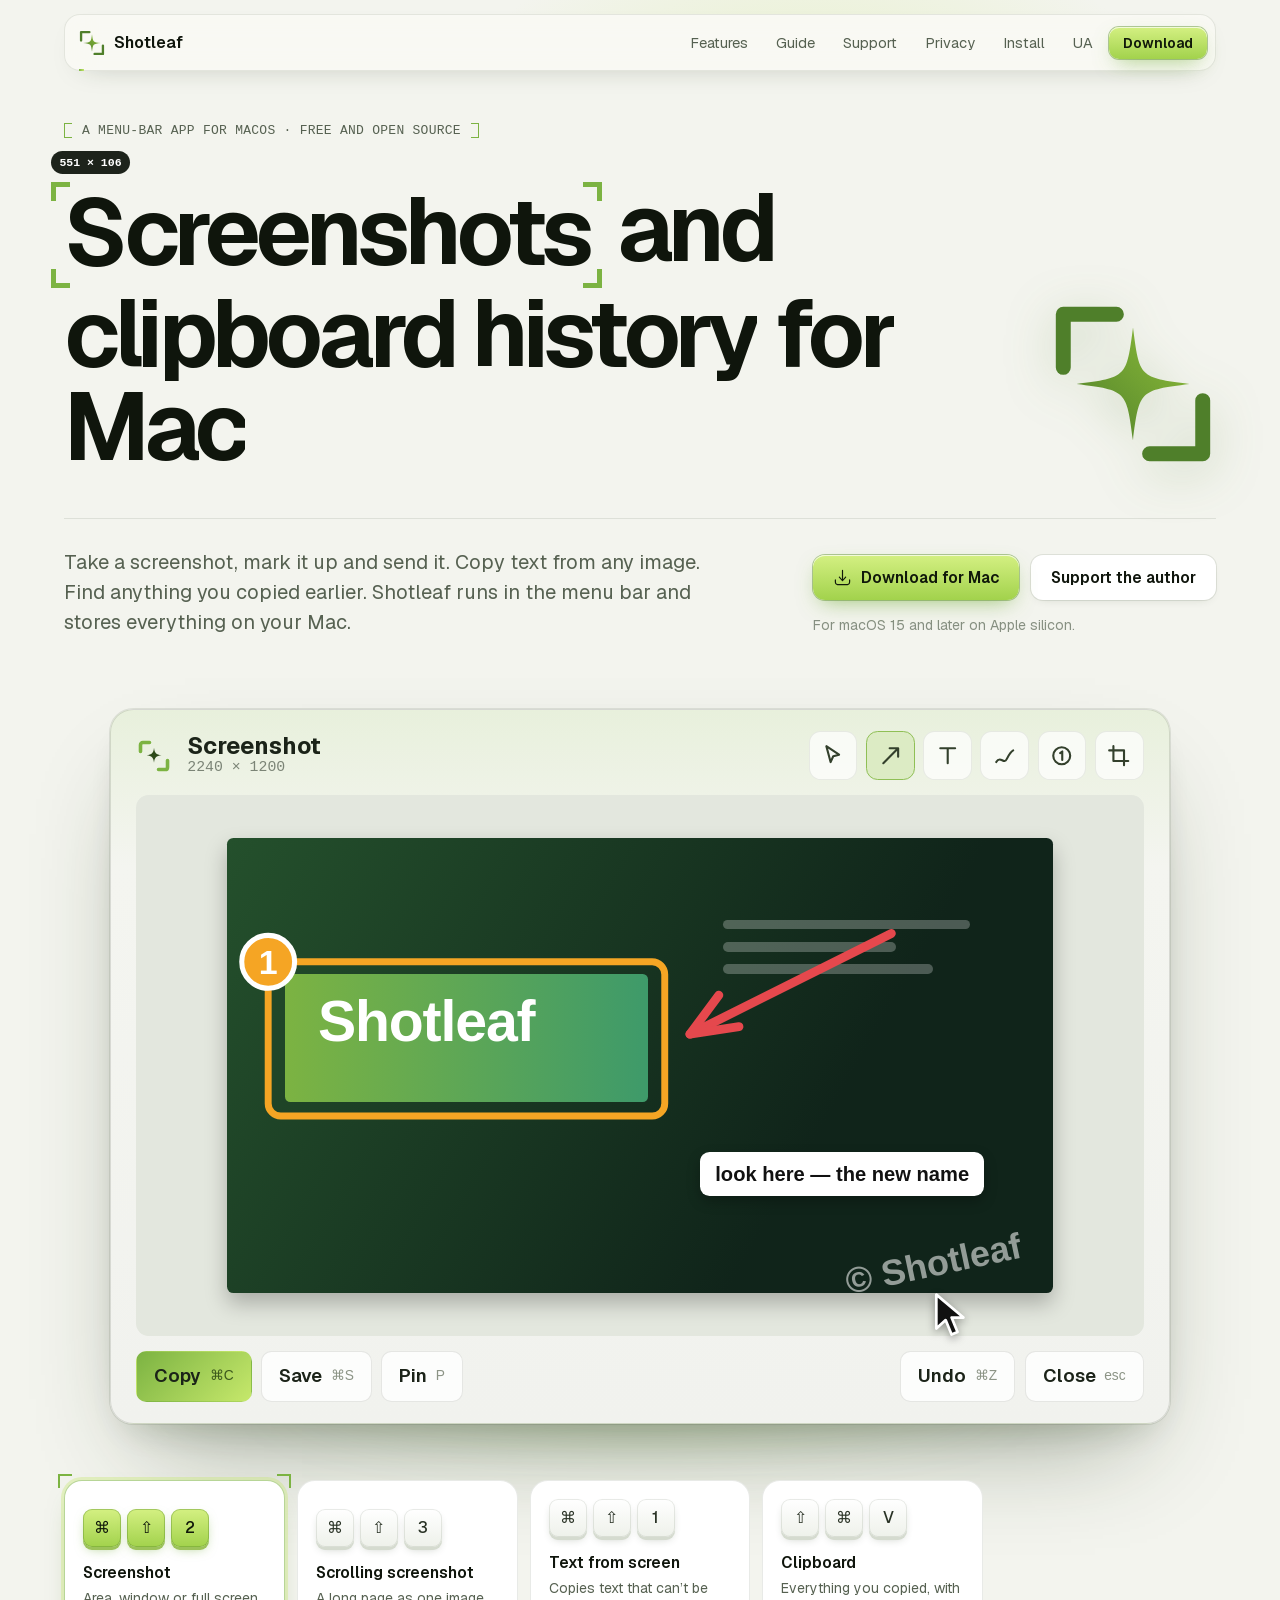
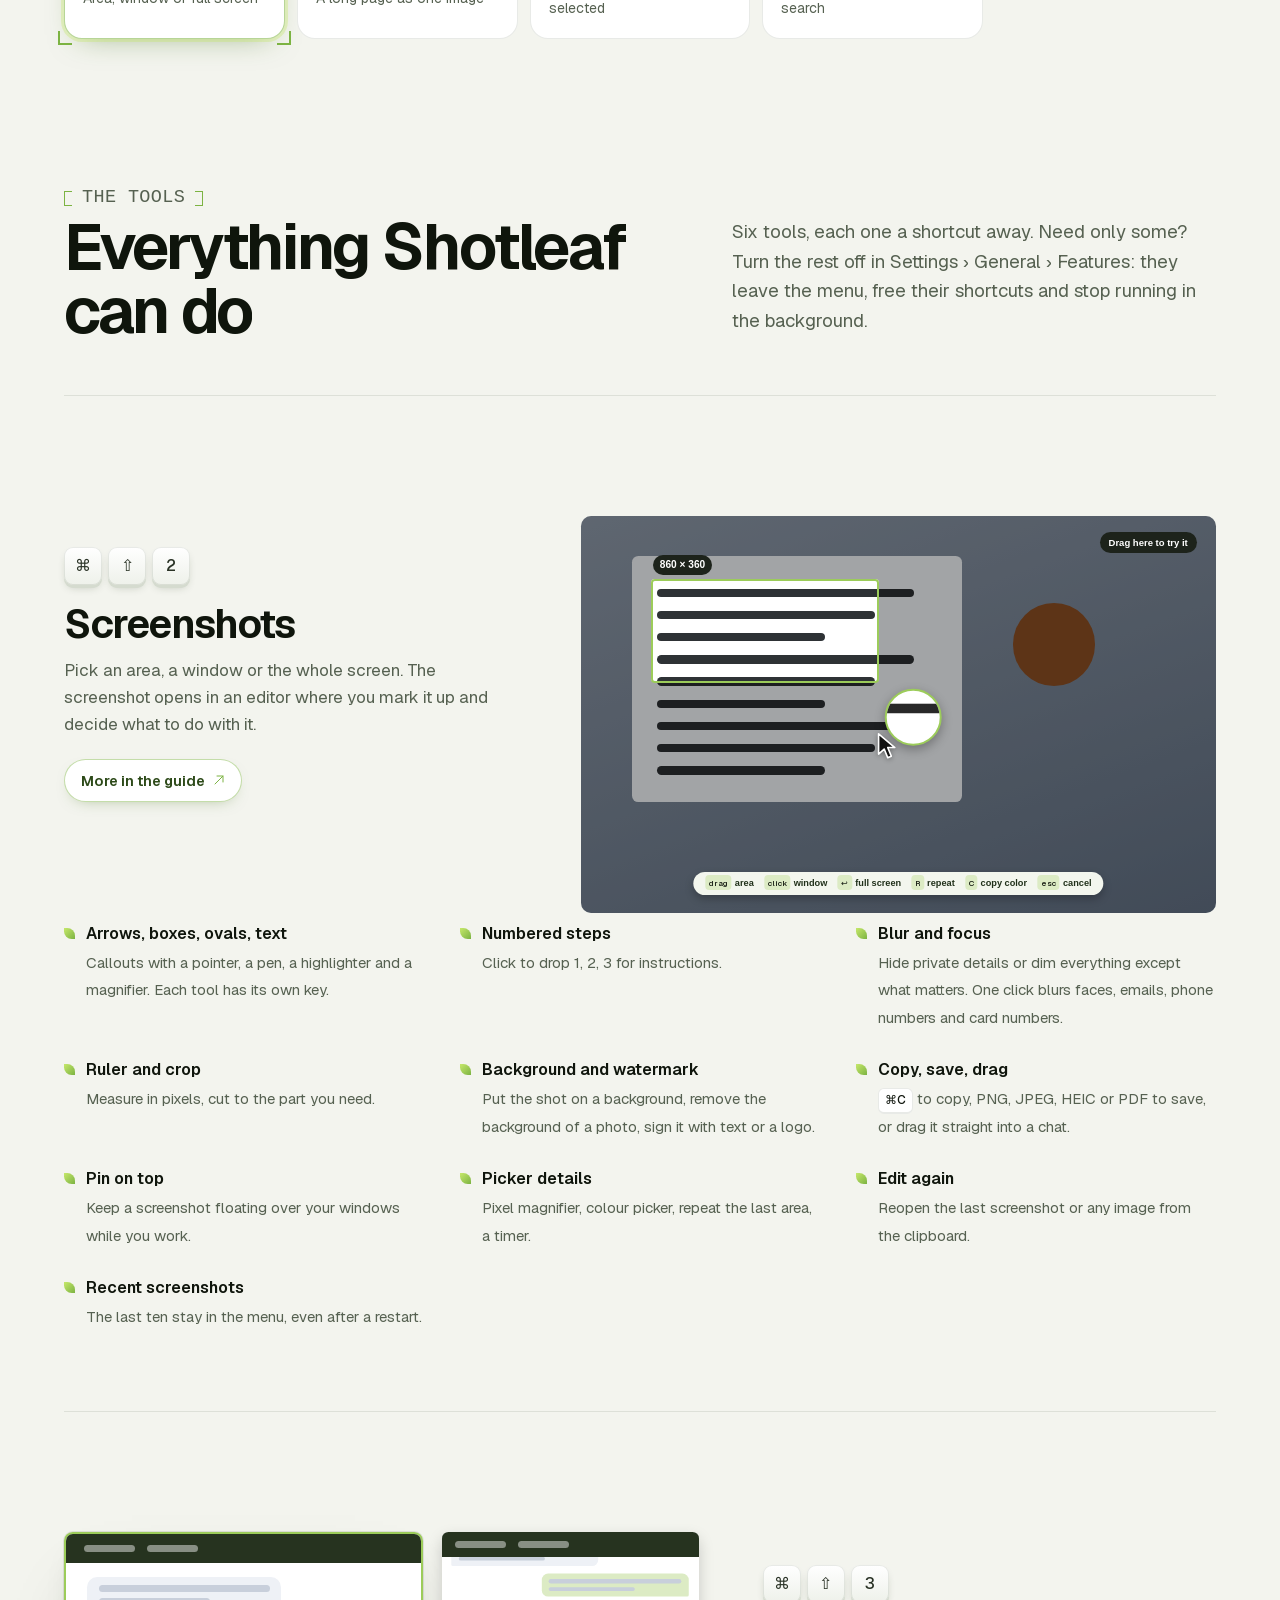
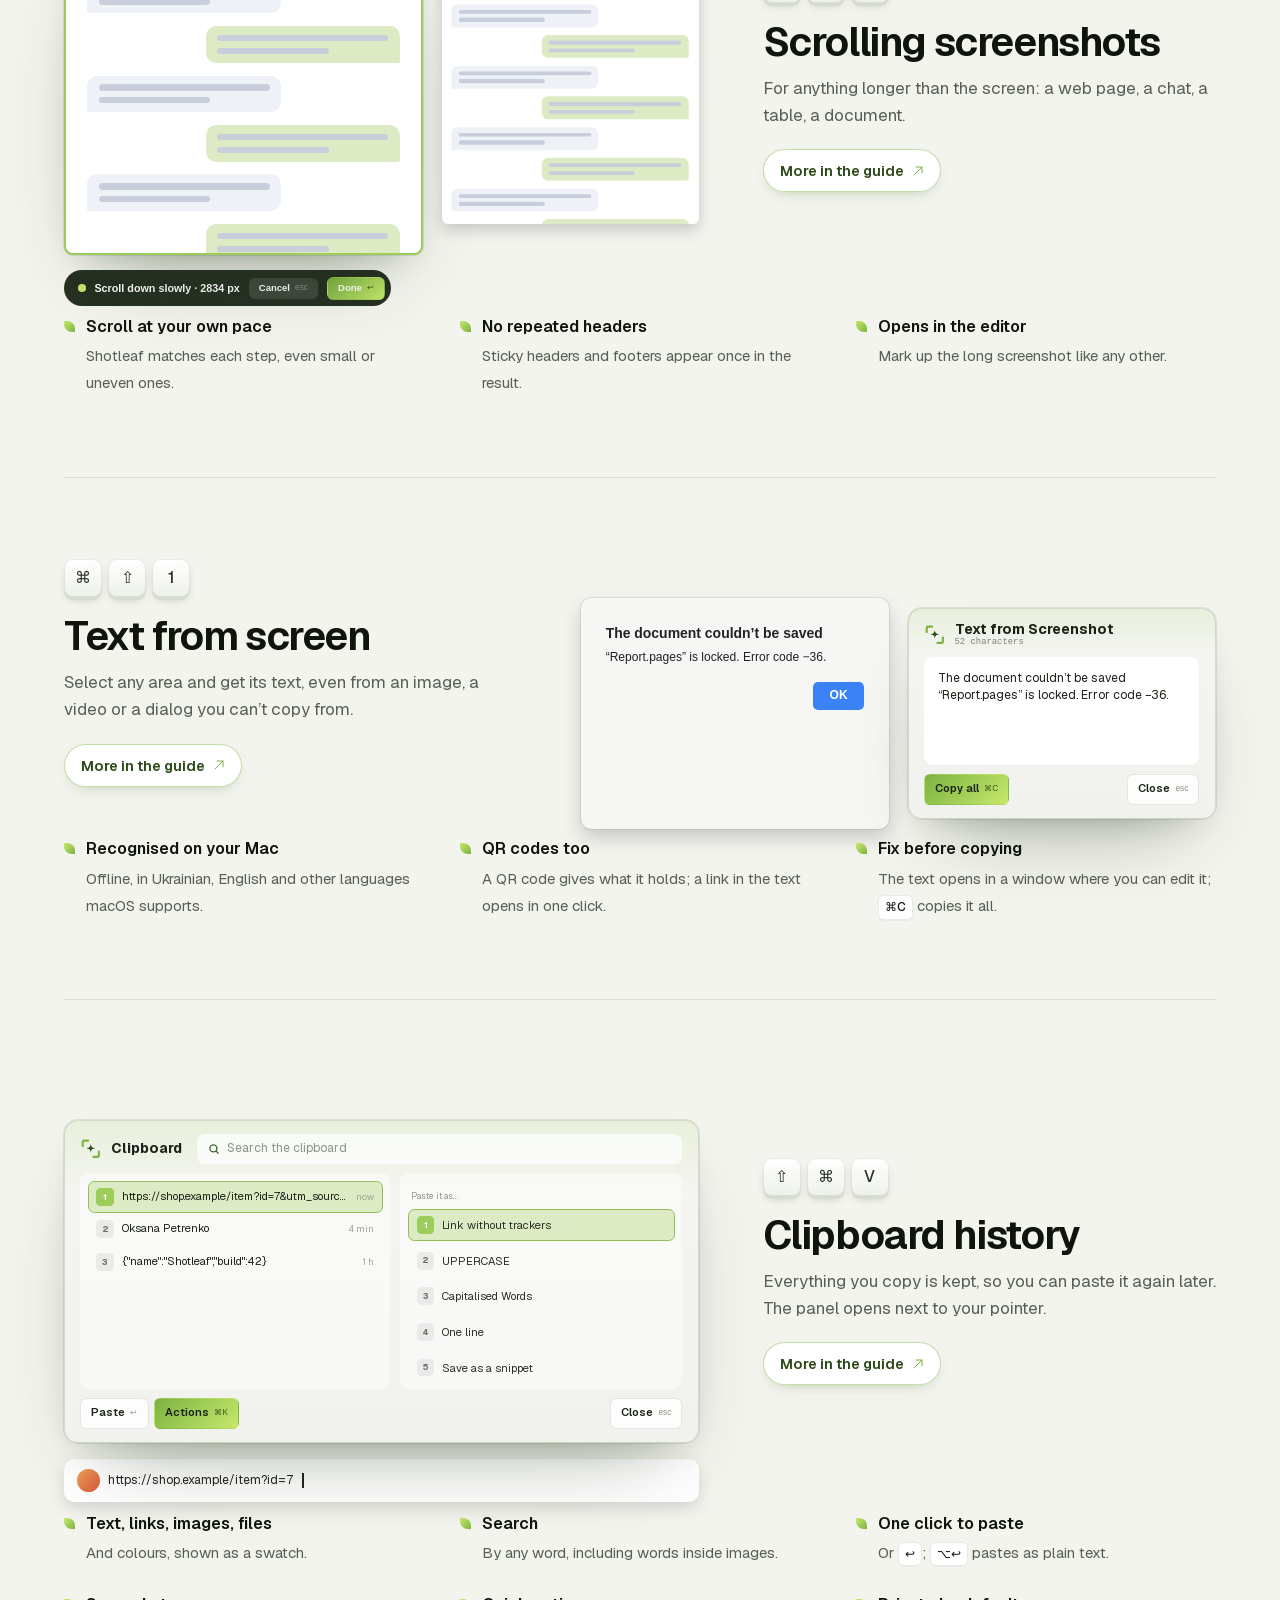
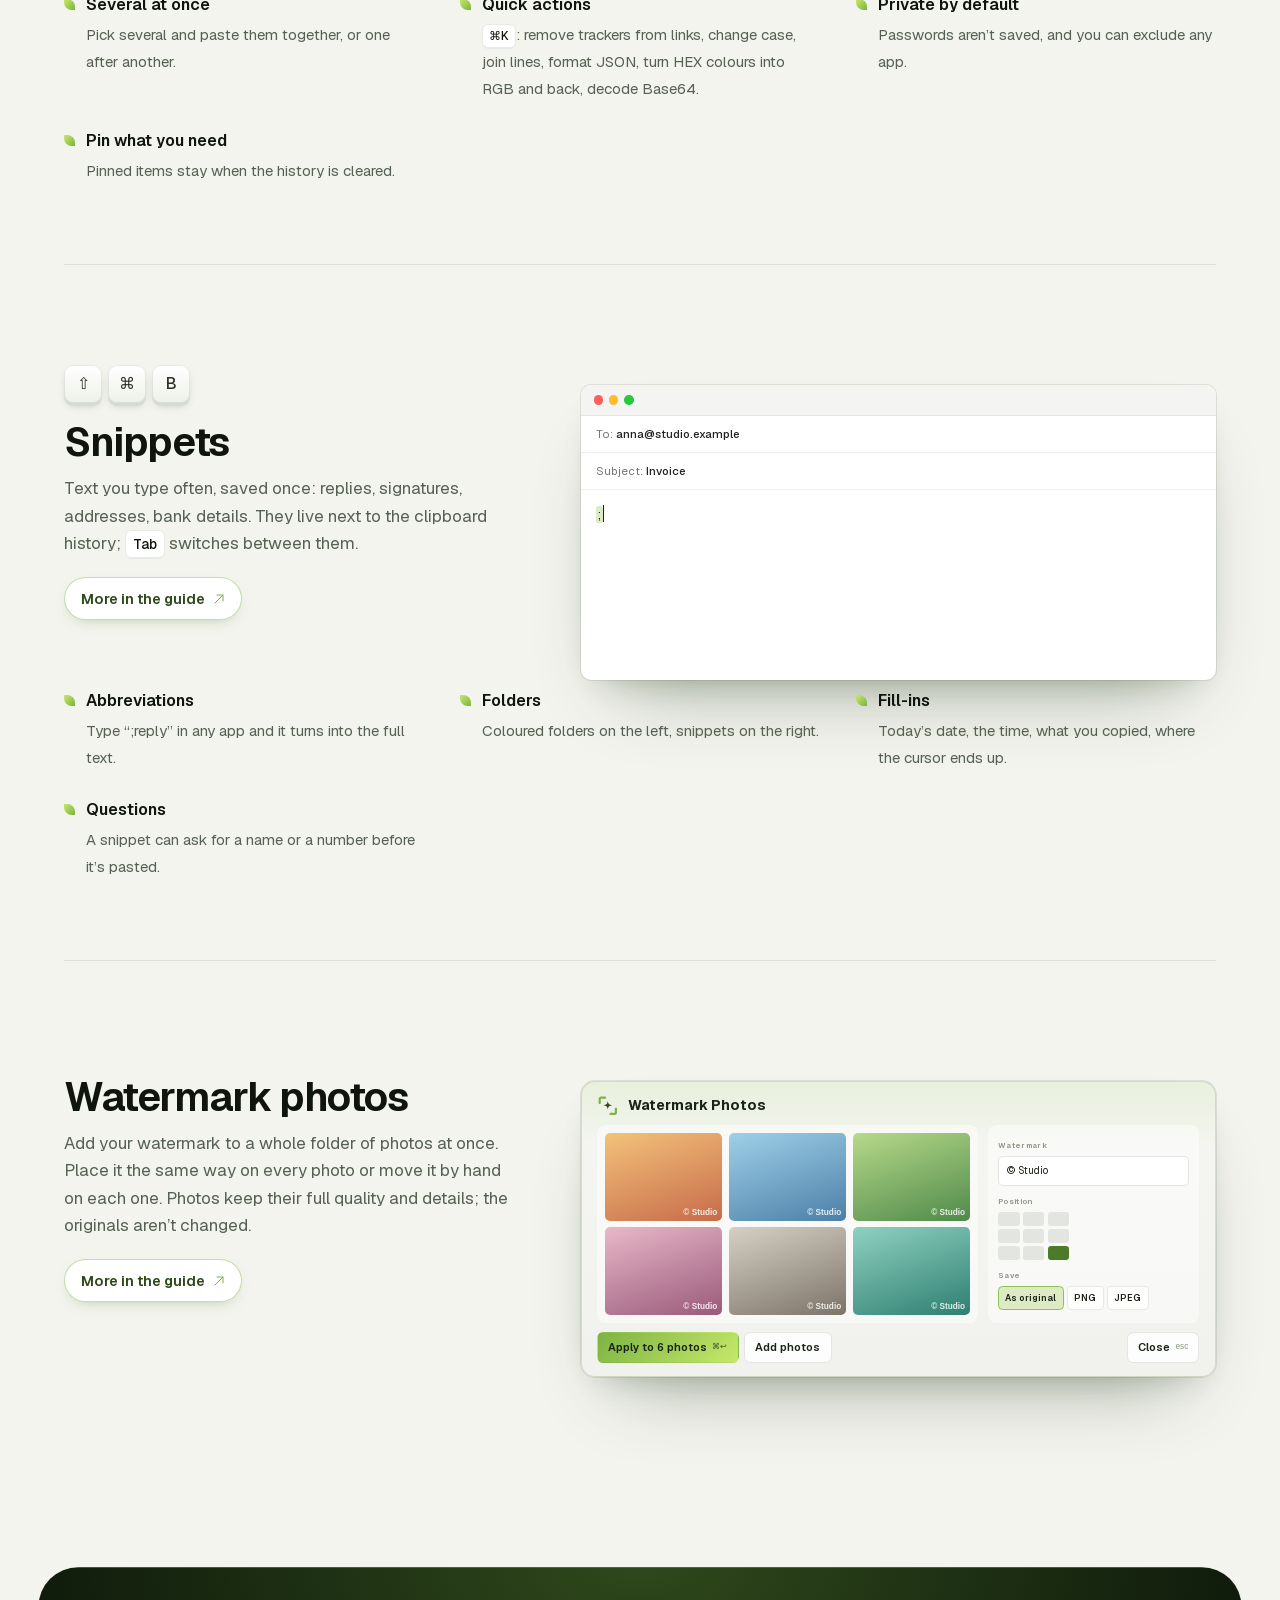
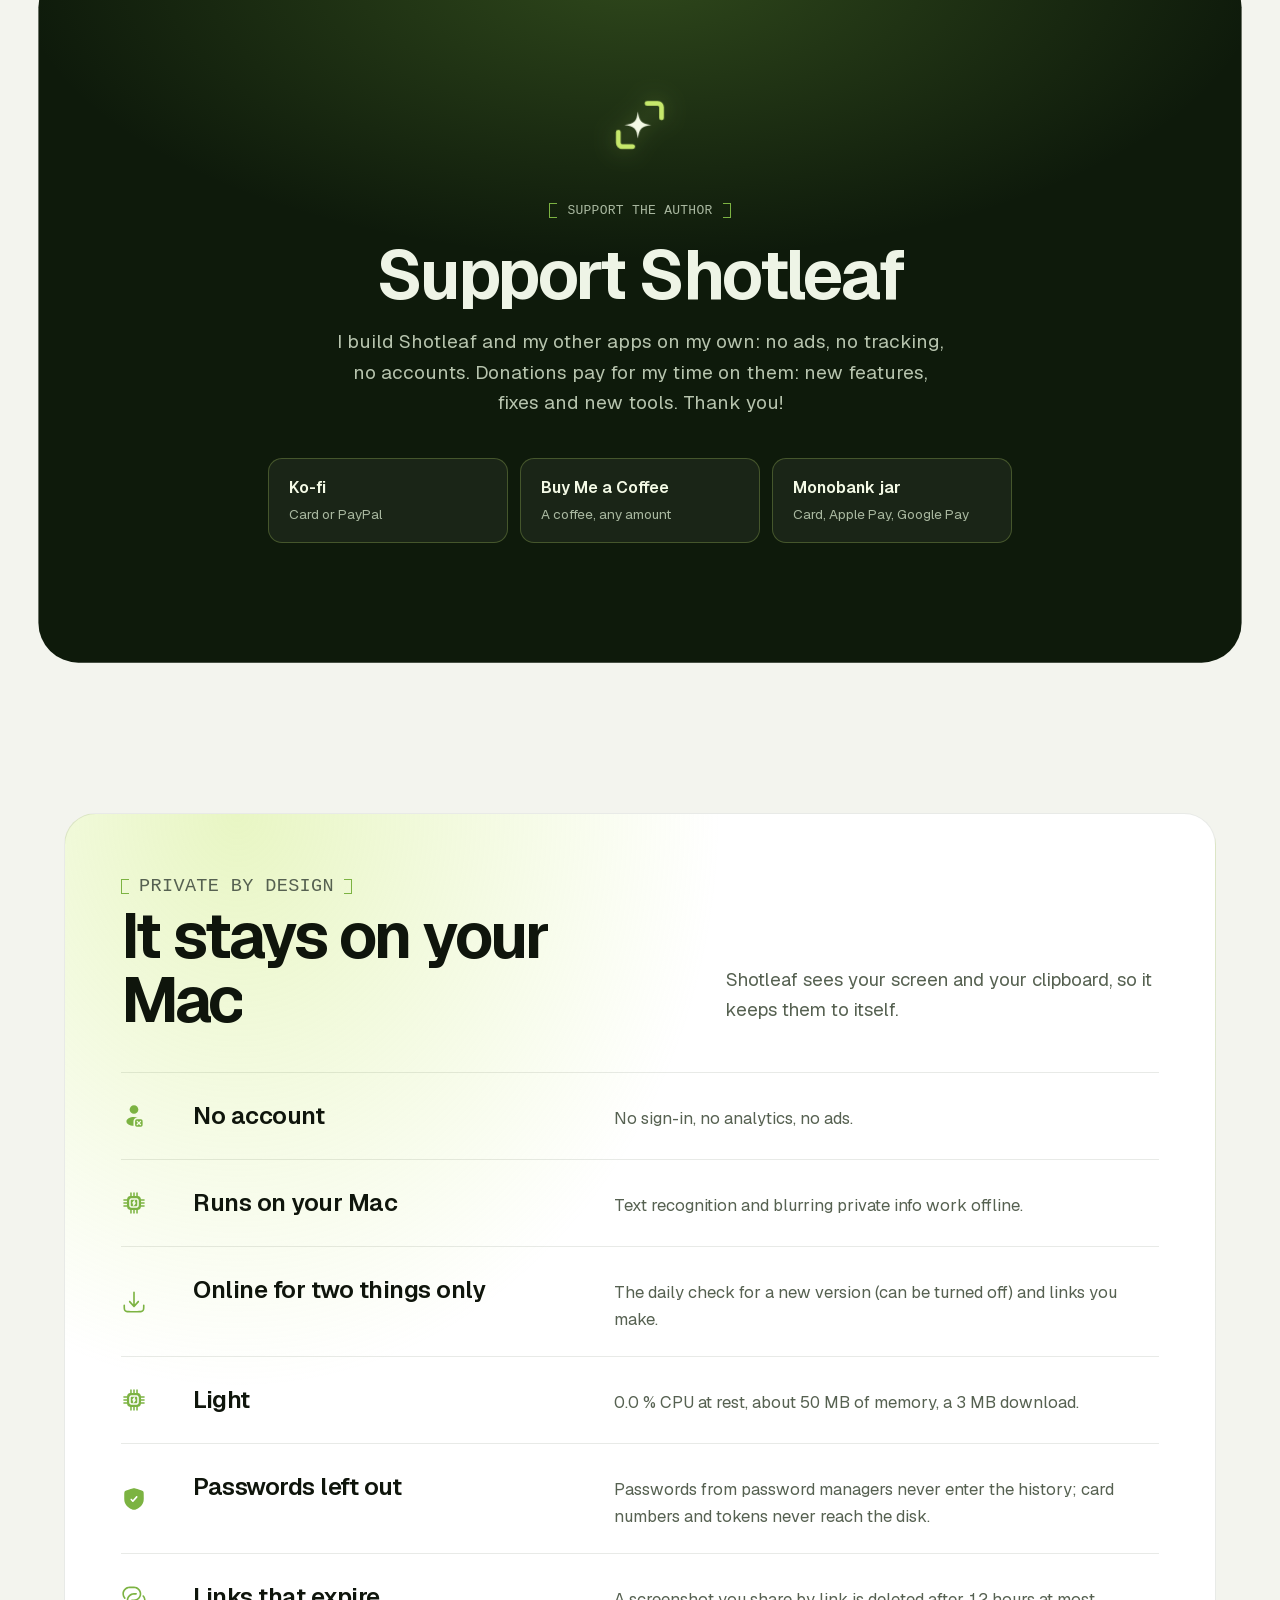
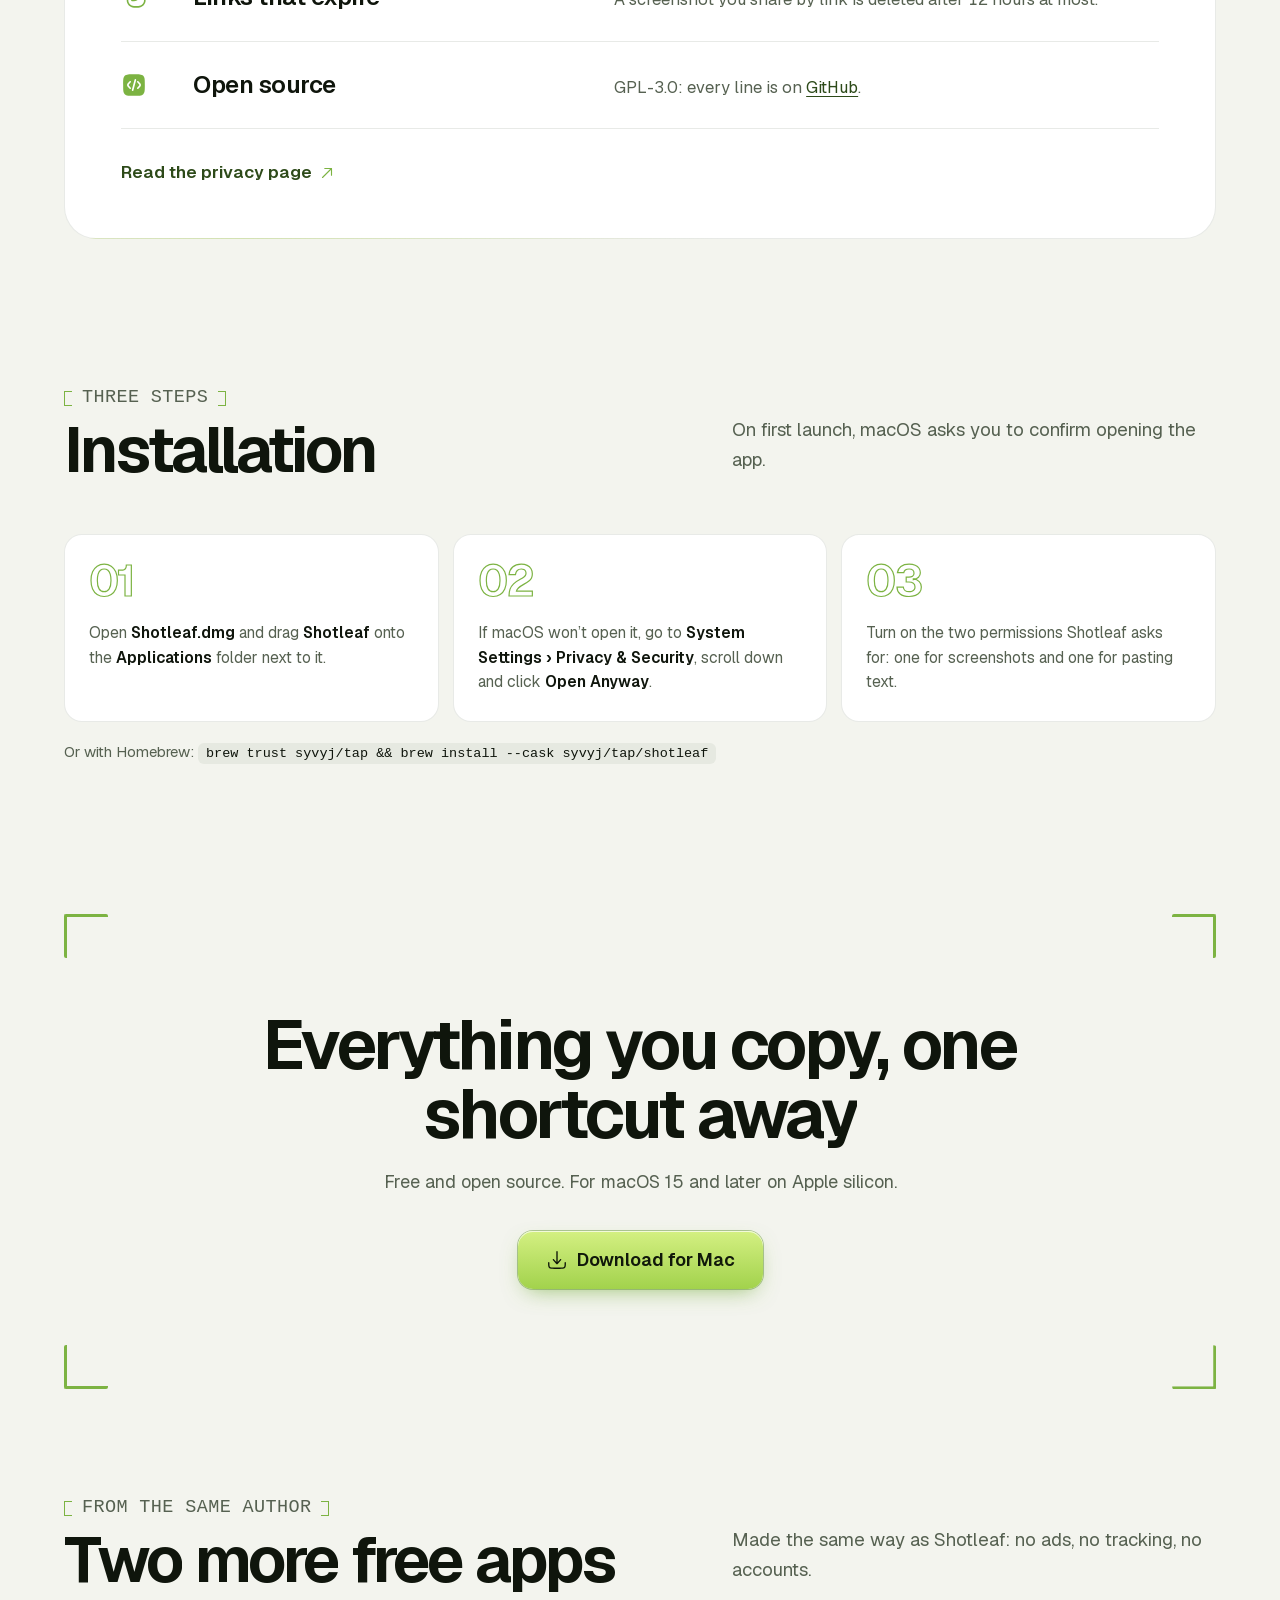
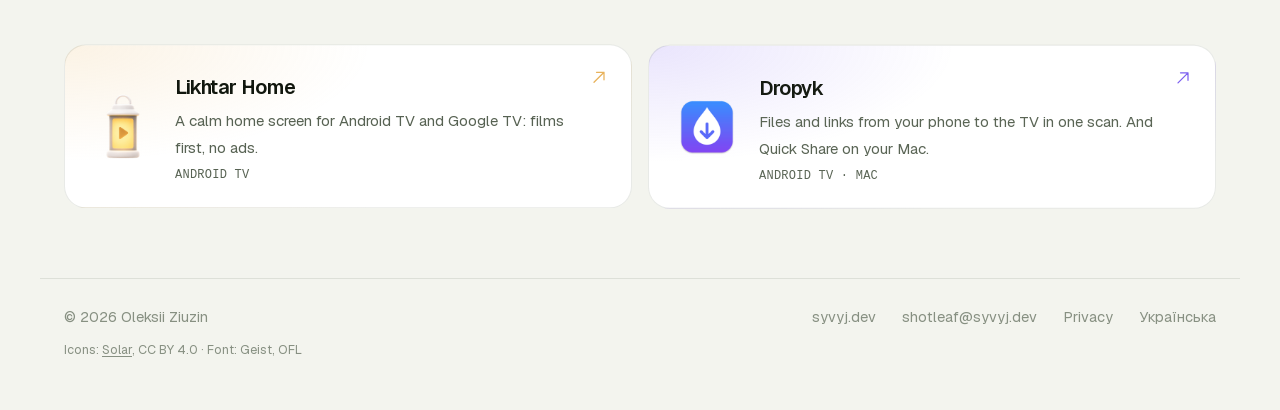
<file: site/index.html>
<!doctype html>
<html lang="en">
<head>
<meta charset="utf-8">
<meta name="viewport" content="width=device-width, initial-scale=1">
<meta name="color-scheme" content="light">
<title>Shotleaf — screenshots and clipboard for Mac</title>
<meta name="description" content="Screenshots with annotations, text from images and clipboard history for Mac. Everything is stored on your Mac.">
<meta property="og:type" content="website">
<meta property="og:url" content="https://shotleaf.syvyj.dev/">
<meta property="og:title" content="Shotleaf — screenshots and clipboard for Mac">
<meta property="og:description" content="Screenshots with annotations, text from images and clipboard history for Mac. Everything is stored on your Mac.">
<meta property="og:image" content="https://shotleaf.syvyj.dev/assets/og-en.png">
<meta name="twitter:card" content="summary_large_image">
<link rel="icon" href="assets/mark.svg" type="image/svg+xml">
<link rel="icon" href="assets/favicon.png" sizes="64x64">
<link rel="alternate" hreflang="uk" href="uk/">
<link rel="preload" href="fonts/geist-latin.woff2" as="font" type="font/woff2" crossorigin>
<link rel="preload" href="fonts/geist-cyrillic.woff2" as="font" type="font/woff2" crossorigin>
<link rel="stylesheet" href="style.css?v=91c13e4b">
<!-- Motion is an extra: without JS (or if it fails to start) the page shows as is. -->
<script>document.documentElement.classList.add("js"); setTimeout(() => document.documentElement.classList.add("ready"), 2500);</script>
</head>
<body>
<!-- Interface icons: Solar by 480 Design (CC BY 4.0), via Iconify (api.iconify.design/solar.json). -->
<svg width="0" height="0" style="position:absolute" aria-hidden="true">
  <symbol id="i-download-minimalistic" viewBox="0 0 24 24"><g fill="currentColor"><path d="M12.5535 16.5061C12.4114 16.6615 12.2106 16.75 12 16.75C11.7894 16.75 11.5886 16.6615 11.4465 16.5061L7.44648 12.1311C7.16698 11.8254 7.18822 11.351 7.49392 11.0715C7.79963 10.792 8.27402 10.8132 8.55352 11.1189L11.25 14.0682V3C11.25 2.58579 11.5858 2.25 12 2.25C12.4142 2.25 12.75 2.58579 12.75 3V14.0682L15.4465 11.1189C15.726 10.8132 16.2004 10.792 16.5061 11.0715C16.8118 11.351 16.833 11.8254 16.5535 12.1311L12.5535 16.5061Z"/><path d="M3.75 15C3.75 14.5858 3.41422 14.25 3 14.25C2.58579 14.25 2.25 14.5858 2.25 15V15.0549C2.24998 16.4225 2.24996 17.5248 2.36652 18.3918C2.48754 19.2919 2.74643 20.0497 3.34835 20.6516C3.95027 21.2536 4.70814 21.5125 5.60825 21.6335C6.47522 21.75 7.57754 21.75 8.94513 21.75H15.0549C16.4225 21.75 17.5248 21.75 18.3918 21.6335C19.2919 21.5125 20.0497 21.2536 20.6517 20.6516C21.2536 20.0497 21.5125 19.2919 21.6335 18.3918C21.75 17.5248 21.75 16.4225 21.75 15.0549V15C21.75 14.5858 21.4142 14.25 21 14.25C20.5858 14.25 20.25 14.5858 20.25 15C20.25 16.4354 20.2484 17.4365 20.1469 18.1919C20.0482 18.9257 19.8678 19.3142 19.591 19.591C19.3142 19.8678 18.9257 20.0482 18.1919 20.1469C17.4365 20.2484 16.4354 20.25 15 20.25H9C7.56459 20.25 6.56347 20.2484 5.80812 20.1469C5.07435 20.0482 4.68577 19.8678 4.40901 19.591C4.13225 19.3142 3.9518 18.9257 3.85315 18.1919C3.75159 17.4365 3.75 16.4354 3.75 15Z"/></g></symbol>
  <symbol id="i-shield-check" viewBox="0 0 24 24"><path fill="currentColor" fill-rule="evenodd" d="M3.37752 5.08241C3 5.62028 3 7.21907 3 10.4167V11.9914C3 17.6294 7.23896 20.3655 9.89856 21.5273C10.62 21.8424 10.9807 22 12 22C13.0193 22 13.38 21.8424 14.1014 21.5273C16.761 20.3655 21 17.6294 21 11.9914V10.4167C21 7.21907 21 5.62028 20.6225 5.08241C20.245 4.54454 18.7417 4.02996 15.7351 3.00079L15.1623 2.80472C13.595 2.26824 12.8114 2 12 2C11.1886 2 10.405 2.26824 8.83772 2.80472L8.26491 3.00079C5.25832 4.02996 3.75503 4.54454 3.37752 5.08241ZM15.0595 10.4995C15.3353 10.1905 15.3085 9.71642 14.9995 9.44055C14.6905 9.16467 14.2164 9.19151 13.9405 9.50049L10.9286 12.8739L10.0595 11.9005C9.78358 11.5915 9.30947 11.5647 9.00049 11.8405C8.69151 12.1164 8.66467 12.5905 8.94055 12.8995L10.3691 14.4995C10.5114 14.6589 10.7149 14.75 10.9286 14.75C11.1422 14.75 11.3457 14.6589 11.488 14.4995L15.0595 10.4995Z" clip-rule="evenodd"/></symbol>
  <symbol id="i-cpu-bolt" viewBox="0 0 24 24"><g fill="currentColor" fill-rule="evenodd" clip-rule="evenodd"><path d="M9.63166 9.02161C9.32905 9.0623 9.2342 9.12798 9.18109 9.18109C9.12798 9.2342 9.0623 9.32905 9.02161 9.63166C8.97823 9.95434 8.97675 10.3923 8.97675 11.0698V12.9302C8.97675 13.6077 8.97823 14.0457 9.02161 14.3684C9.0623 14.671 9.12798 14.7658 9.18109 14.8189C9.2342 14.872 9.32905 14.9377 9.63166 14.9784C9.95434 15.0218 10.3923 15.0233 11.0698 15.0233H12.9302C13.6077 15.0233 14.0457 15.0218 14.3684 14.9784C14.671 14.9377 14.7658 14.872 14.8189 14.8189C14.872 14.7658 14.9377 14.671 14.9784 14.3684C15.0218 14.0457 15.0233 13.6077 15.0233 12.9302V11.0698C15.0233 10.3923 15.0218 9.95434 14.9784 9.63166C14.9377 9.32905 14.872 9.2342 14.8189 9.18109C14.7658 9.12798 14.671 9.0623 14.3684 9.02161C14.0457 8.97823 13.6077 8.97675 12.9302 8.97675H11.0698C10.3923 8.97675 9.95434 8.97823 9.63166 9.02161ZM12.9664 10.5451C13.1904 10.2316 13.1177 9.79583 12.8042 9.57187C12.4906 9.34791 12.0549 9.42053 11.831 9.73407L10.502 11.5945C10.3501 11.8072 10.3298 12.0869 10.4494 12.3193C10.569 12.5517 10.8084 12.6977 11.0698 12.6977H11.5745L11.0336 13.455C10.8097 13.7685 10.8823 14.2043 11.1958 14.4282C11.5094 14.6522 11.9451 14.5796 12.1691 14.266L13.498 12.4056C13.6499 12.1929 13.6702 11.9132 13.5506 11.6808C13.431 11.4484 13.1916 11.3024 12.9302 11.3024H12.4255L12.9664 10.5451Z"/><path d="M12.6977 2.69767C12.6977 2.31236 12.3853 2 12 2C11.6147 2 11.3023 2.31236 11.3023 2.69767V5.48837C10.7916 5.48944 10.3283 5.49342 9.90678 5.50495L9.90698 5.48837V2.69767C9.90698 2.31236 9.59462 2 9.2093 2C8.82399 2 8.51163 2.31236 8.51163 2.69767V5.48837C8.51163 5.52487 8.51443 5.56071 8.51984 5.5957C7.58381 5.71067 6.93517 5.94879 6.44198 6.44198C5.94879 6.93517 5.71067 7.58381 5.5957 8.51984C5.56071 8.51443 5.52487 8.51163 5.48837 8.51163H2.69767C2.31236 8.51163 2 8.82399 2 9.2093C2 9.59462 2.31236 9.90698 2.69767 9.90698H5.48837L5.50495 9.90678C5.49342 10.3283 5.48991 10.7916 5.48884 11.3023L2.69767 11.3023C2.31236 11.3023 2 11.6147 2 12C2 12.3853 2.31236 12.6977 2.69767 12.6977H5.48837C5.48944 13.2084 5.49342 13.6717 5.50495 14.0932L5.48837 14.093H2.69767C2.31236 14.093 2 14.4054 2 14.7907C2 15.176 2.31236 15.4884 2.69767 15.4884H5.48837C5.52487 15.4884 5.56071 15.4856 5.5957 15.4802C5.71067 16.4162 5.94879 17.0648 6.44198 17.558C6.93517 18.0512 7.58381 18.2893 8.51984 18.4043C8.51443 18.4393 8.51163 18.4751 8.51163 18.5116V21.3023C8.51163 21.6876 8.82399 22 9.2093 22C9.59462 22 9.90698 21.6876 9.90698 21.3023V18.5116L9.90678 18.495C10.3283 18.5066 10.7916 18.5101 11.3023 18.5112L11.3023 21.3023C11.3023 21.6876 11.6147 22 12 22C12.3853 22 12.6977 21.6876 12.6977 21.3023V18.5116C13.2084 18.5106 13.6717 18.5066 14.0932 18.495L14.093 18.5116V21.3023C14.093 21.6876 14.4054 22 14.7907 22C15.176 22 15.4884 21.6876 15.4884 21.3023V18.5116C15.4884 18.4751 15.4856 18.4393 15.4802 18.4043C16.4162 18.2893 17.0648 18.0512 17.558 17.558C18.0512 17.0648 18.2893 16.4162 18.4043 15.4802C18.4393 15.4856 18.4751 15.4884 18.5116 15.4884H21.3023C21.6876 15.4884 22 15.176 22 14.7907C22 14.4054 21.6876 14.093 21.3023 14.093H18.5116L18.495 14.0932C18.5066 13.6717 18.5101 13.2084 18.5112 12.6977L21.3023 12.6977C21.6876 12.6977 22 12.3853 22 12C22 11.6147 21.6876 11.3023 21.3023 11.3023H18.5116C18.5106 10.7916 18.5066 10.3283 18.495 9.90678L18.5116 9.90698H21.3023C21.6876 9.90698 22 9.59462 22 9.2093C22 8.82399 21.6876 8.51163 21.3023 8.51163H18.5116C18.4751 8.51163 18.4393 8.51443 18.4043 8.51984C18.2893 7.58381 18.0512 6.93517 17.558 6.44198C17.0648 5.94879 16.4162 5.71067 15.4802 5.5957C15.4856 5.56071 15.4884 5.52487 15.4884 5.48837V2.69767C15.4884 2.31236 15.176 2 14.7907 2C14.4054 2 14.093 2.31236 14.093 2.69767V5.48837L14.0932 5.50495C13.6717 5.49342 13.2084 5.48991 12.6977 5.48884V2.69767ZM9.44573 7.63871C9.87247 7.58133 10.4054 7.58136 11.0238 7.5814H12.9762C13.5947 7.58136 14.1275 7.58133 14.5543 7.63871C15.0116 7.70019 15.45 7.83885 15.8056 8.19443C16.1612 8.55001 16.2998 8.98839 16.3613 9.44573C16.4187 9.87246 16.4186 10.4053 16.4186 11.0238V12.9762C16.4186 13.5946 16.4187 14.1275 16.3613 14.5543C16.2998 15.0116 16.1612 15.45 15.8056 15.8056C15.45 16.1612 15.0116 16.2998 14.5543 16.3613C14.1275 16.4187 13.5947 16.4186 12.9762 16.4186H11.0238C10.4054 16.4186 9.87246 16.4187 9.44573 16.3613C8.98839 16.2998 8.55001 16.1612 8.19443 15.8056C7.83885 15.45 7.70019 15.0116 7.63871 14.5543C7.58133 14.1275 7.58136 13.5946 7.5814 12.9762V11.0238C7.58136 10.4054 7.58133 9.87247 7.63871 9.44573C7.70019 8.98839 7.83885 8.55001 8.19443 8.19443C8.55001 7.83885 8.98839 7.70019 9.44573 7.63871Z"/></g></symbol>
  <symbol id="i-link-round" viewBox="0 0 24 24"><path fill="currentColor" fill-rule="evenodd" d="M1.25 9C1.25 5.27208 4.27208 2.25 8 2.25H12C15.7279 2.25 18.75 5.27208 18.75 9C18.75 12.7279 15.7279 15.75 12 15.75H10C9.58579 15.75 9.25 15.4142 9.25 15C9.25 14.5858 9.58579 14.25 10 14.25H12C14.8995 14.25 17.25 11.8995 17.25 9C17.25 6.10051 14.8995 3.75 12 3.75H8C5.10051 3.75 2.75 6.10051 2.75 9C2.75 10.3451 3.25487 11.5705 4.08664 12.4998C4.36288 12.8085 4.33662 13.2826 4.02797 13.5589C3.71933 13.8351 3.24518 13.8088 2.96894 13.5002C1.90054 12.3065 1.25 10.7283 1.25 9ZM12 9.75C9.10051 9.75 6.75 12.1005 6.75 15C6.75 17.8995 9.10051 20.25 12 20.25H16C18.8995 20.25 21.25 17.8995 21.25 15C21.25 13.6549 20.7451 12.4295 19.9134 11.5002C19.6371 11.1915 19.6634 10.7174 19.972 10.4411C20.2807 10.1649 20.7548 10.1912 21.0311 10.4998C22.0995 11.6935 22.75 13.2717 22.75 15C22.75 18.7279 19.7279 21.75 16 21.75H12C8.27208 21.75 5.25 18.7279 5.25 15C5.25 11.2721 8.27208 8.25 12 8.25H14C14.4142 8.25 14.75 8.58579 14.75 9C14.75 9.41421 14.4142 9.75 14 9.75H12Z" clip-rule="evenodd"/></symbol>
  <symbol id="i-code-square" viewBox="0 0 24 24"><path fill="currentColor" fill-rule="evenodd" d="M3.46447 3.46447C2 4.92893 2 7.28595 2 12C2 16.714 2 19.0711 3.46447 20.5355C4.92893 22 7.28595 22 12 22C16.714 22 19.0711 22 20.5355 20.5355C22 19.0711 22 16.714 22 12C22 7.28595 22 4.92893 20.5355 3.46447C19.0711 2 16.714 2 12 2C7.28595 2 4.92893 2 3.46447 3.46447ZM13.4881 6.44591C13.8882 6.55311 14.1256 6.96437 14.0184 7.36447L11.4302 17.0237C11.323 17.4238 10.9117 17.6613 10.5116 17.5541C10.1115 17.4468 9.8741 17.0356 9.98131 16.6355L12.5695 6.97624C12.6767 6.57614 13.088 6.3387 13.4881 6.44591ZM14.9697 8.46967C15.2626 8.17678 15.7374 8.17678 16.0303 8.46967L16.2387 8.67801C16.874 9.3133 17.4038 9.84308 17.7678 10.3202C18.1521 10.8238 18.4216 11.3559 18.4216 12C18.4216 12.6441 18.1521 13.1762 17.7678 13.6798C17.4038 14.1569 16.874 14.6867 16.2387 15.322L16.0303 15.5303C15.7374 15.8232 15.2626 15.8232 14.9697 15.5303C14.6768 15.2374 14.6768 14.7626 14.9697 14.4697L15.1412 14.2981C15.8229 13.6164 16.2797 13.1574 16.5753 12.7699C16.8577 12.3998 16.9216 12.1843 16.9216 12C16.9216 11.8157 16.8577 11.6002 16.5753 11.2301C16.2797 10.8426 15.8229 10.3836 15.1412 9.70191L14.9697 9.53033C14.6768 9.23744 14.6768 8.76257 14.9697 8.46967ZM7.96986 8.46967C8.26275 8.17678 8.73762 8.17678 9.03052 8.46967C9.32341 8.76257 9.32341 9.23744 9.03052 9.53033L8.85894 9.70191C8.17729 10.3836 7.72052 10.8426 7.42488 11.2301C7.14245 11.6002 7.07861 11.8157 7.07861 12C7.07861 12.1843 7.14245 12.3998 7.42488 12.7699C7.72052 13.1574 8.17729 13.6164 8.85894 14.2981L9.03052 14.4697C9.32341 14.7626 9.32341 15.2374 9.03052 15.5303C8.73762 15.8232 8.26275 15.8232 7.96986 15.5303L7.76151 15.322C7.12617 14.6867 6.59638 14.1569 6.23235 13.6798C5.84811 13.1762 5.57861 12.6441 5.57861 12C5.57861 11.3559 5.84811 10.8238 6.23235 10.3202C6.59638 9.84308 7.12617 9.31331 7.76151 8.67801L7.96986 8.46967Z" clip-rule="evenodd"/></symbol>
  <symbol id="i-user-cross-rounded" viewBox="0 0 24 24"><g fill="currentColor"><path fill-rule="evenodd" d="M16.5 15C18.1499 15 18.9747 15.0001 19.4873 15.5127C19.9999 16.0253 20 16.8501 20 18.5C20 20.1499 19.9999 20.9747 19.4873 21.4873C18.9747 21.9999 18.1499 22 16.5 22C14.8501 22 14.0253 21.9999 13.5127 21.4873C13.0001 20.9747 13 20.1499 13 18.5C13 16.8501 13.0001 16.0253 13.5127 15.5127C14.0253 15.0001 14.8501 15 16.5 15ZM18.4678 16.5322C18.24 16.3045 17.8714 16.3045 17.6436 16.5322L16.5 17.6748L15.3564 16.5322C15.1286 16.3045 14.76 16.3045 14.5322 16.5322C14.3045 16.76 14.3045 17.1286 14.5322 17.3564L15.6748 18.5L14.5322 19.6436C14.3045 19.8714 14.3045 20.24 14.5322 20.4678C14.76 20.6955 15.1286 20.6955 15.3564 20.4678L16.5 19.3252L17.6436 20.4678C17.8714 20.6955 18.24 20.6955 18.4678 20.4678C18.6955 20.24 18.6955 19.8714 18.4678 19.6436L17.3252 18.5L18.4678 17.3564C18.6955 17.1286 18.6955 16.76 18.4678 16.5322Z" clip-rule="evenodd"/><path d="M12 13C13.24 13 14.4049 13.1846 15.415 13.5078C15.0415 13.5166 14.6918 13.5352 14.3799 13.5771C13.737 13.6636 13.0336 13.8707 12.4521 14.4521C11.8707 15.0336 11.6636 15.737 11.5771 16.3799C11.4995 16.9576 11.4999 17.6635 11.5 18.4141V18.5859C11.4999 19.3365 11.4995 20.0424 11.5771 20.6201C11.5937 20.7432 11.6154 20.8688 11.6426 20.9951C7.94288 20.8887 5 19.1406 5 17C5 14.7909 8.13401 13 12 13Z"/><path d="M12 2C14.2091 2 16 3.79086 16 6C16 8.20914 14.2091 10 12 10C9.79086 10 8 8.20914 8 6C8 3.79086 9.79086 2 12 2Z"/></g></symbol>
  <symbol id="i-arrow-right-up" viewBox="0 0 24 24"><path fill="none" stroke="currentColor" stroke-linecap="round" stroke-linejoin="round" stroke-width="1.5" d="M6 18L18 6M18 15V6H9"/></symbol>
  <symbol id="i-heart" viewBox="0 0 24 24"><path fill="currentColor" d="M2 9.1371C2 14 6.01943 16.5914 8.96173 18.9109C10 19.7294 11 20.5 12 20.5C13 20.5 14 19.7294 15.0383 18.9109C17.9806 16.5914 22 14 22 9.1371C22 4.27416 16.4998 0.825464 12 5.50063C7.50016 0.825464 2 4.27416 2 9.1371Z"/></symbol>
</svg>


<svg width="0" height="0" style="position:absolute" aria-hidden="true">
  <symbol id="logo" viewBox="0 0 24 24"><path d="M3 9V4.6C3 3.7 3.7 3 4.6 3H9M21 15v4.4c0 .9-.7 1.6-1.6 1.6H15" fill="none" stroke="#7cb342" stroke-width="2.4" stroke-linecap="round"/><path d="M12 6.5c.5 3.7 1.3 4.5 5 5-3.7.5-4.5 1.3-5 5-.5-3.7-1.3-4.5-5-5 3.7-.5 4.5-1.3 5-5z" fill="#2d4a19"/></symbol>
  <symbol id="spark" viewBox="0 0 24 24"><path d="M3 9V4.6C3 3.7 3.7 3 4.6 3H9M21 15v4.4c0 .9-.7 1.6-1.6 1.6H15" fill="none" stroke="#c6e86b" stroke-width="2" stroke-linecap="round"/><path d="M12 5.5c.6 4.2 1.4 5 5.6 5.6-4.2.6-5 1.4-5.6 5.6-.6-4.2-1.4-5-5.6-5.6 4.2-.6 5-1.4 5.6-5.6z" fill="#f4fae6"/></symbol>
  <symbol id="cur" viewBox="0 0 20 28"><path d="M2 2v20l5.5-5 3.5 8.5 3.5-1.5-3.5-8.5H18z" fill="#111" stroke="#fff" stroke-width="1.6" stroke-linejoin="round"/></symbol>
</svg>

<div class="wrap nav">
  <div class="bar-in">
    <a class="brand" href="./"><img src="assets/mark.svg" alt="">Shotleaf</a>
    <a class="l" href="#features">Features</a>
    <a class="l" href="guide/">Guide</a>
    <a class="l" href="#support">Support</a>
    <a class="l" href="#private">Privacy</a>
    <a class="l" href="#install">Install</a>
    <a class="l lang" href="uk/" lang="uk">UA</a>
    <a class="btn primary" href="https://github.com/Syvyj/shotleaf/releases/latest/download/Shotleaf.dmg">Download</a>
    <i class="progress" aria-hidden="true"></i>
  </div>
</div>

<main>
<section class="wrap hero">
  <div class="hero-top">
    <div>
      <p class="eyebrow">A menu-bar app for macOS · free and open source</p>
      <h1 data-split><span class="frame fc"><i></i><i></i><i></i><i></i><b class="dim" aria-hidden="true"></b>Screenshots</span> and clipboard history for Mac</h1>
    </div>
    <img class="icon" src="assets/mark.svg" alt="Shotleaf icon" width="168" height="168">
  </div>
  <div class="hero-row">
    <p class="sub">Take a screenshot, mark it up and send it. Copy text from any image. Find anything you copied earlier. Shotleaf runs in the menu bar and stores everything on your Mac.</p>
    <div class="cta-col">
      <div class="cta">
        <a class="btn primary" href="https://github.com/Syvyj/shotleaf/releases/latest/download/Shotleaf.dmg"><svg aria-hidden="true"><use href="#i-download-minimalistic"/></svg>Download for Mac</a>
        <a class="btn quiet" href="#support">Support the author</a>
      </div>
      
      <p class="req">For macOS 15 and later on Apple silicon.</p>
    </div>
  </div>

  <div class="slides">
    <div class="slide on" data-tab="shot"><div class="mock m-edit">
      <div class="win">
        <div class="win-head">
          <svg class="logo"><use href="#logo"/></svg>
          <div class="win-title">Screenshot<small>2240 × 1200</small></div>
          <div class="tiles">
            <span class="tile"><svg viewBox="0 0 24 24"><path d="M6 3l12 8-5.5 1.5L10 18z"/></svg></span>
            <span class="tile t-arrow on"><svg viewBox="0 0 24 24"><path d="M5 19 19 5M19 5h-8M19 5v8"/></svg></span>
            <span class="tile"><svg viewBox="0 0 24 24"><path d="M5 5h14M12 5v14"/></svg></span>
            <span class="tile"><svg viewBox="0 0 24 24"><path d="M4 18c4-7 7 3 10-3s4-7 6-8"/></svg></span>
            <span class="tile"><svg viewBox="0 0 24 24"><circle cx="12" cy="12" r="8"/><path d="M10.5 9.5 12.5 8v8"/></svg></span>
            <span class="tile"><svg viewBox="0 0 24 24"><path d="M7 3v14h14M3 7h14v14"/></svg></span>
          </div>
        </div>
        <div class="canvas">
          <div class="shot"><div class="word">Shotleaf</div><div class="lines"><i></i><i></i><i></i></div></div>
          <svg class="ink" viewBox="0 0 160 86">
            <path class="a-line" d="M120 22 88 38" pathLength="1" stroke-dasharray="1" stroke="#e5484d" stroke-width="1.4" stroke-linecap="round" fill="none"/>
            <path class="a-head" d="M88 38l7.8-1.2M88 38l4.6-6.2" stroke="#e5484d" stroke-width="1.4" stroke-linecap="round" fill="none"/>
            <rect class="a-rect" x="21" y="26.5" width="63" height="24.5" rx="2" pathLength="1" stroke-dasharray="1" stroke="#f5a524" fill="none" stroke-width="1.1"/>
          </svg>
          <svg class="ink" viewBox="0 0 160 86"><g class="a-step"><circle cx="21" cy="26.5" r="4.2" fill="#f5a524" stroke="#fff" stroke-width=".8"/><text x="21" y="28.4" font-size="5.4" font-weight="800" fill="#fff" text-anchor="middle" font-family="-apple-system, sans-serif">1</text></g></svg>
          <div class="callout"><span>look here — the new name</span></div>
          <div class="wm">© Shotleaf</div>
          <div class="toast"><b>✓</b>Copied</div>
        </div>
        <div class="bar">
          <span class="b go copy">Copy <i>⌘C</i></span><span class="b">Save <i>⌘S</i></span><span class="b">Pin <i>P</i></span>
          <span class="sp"></span><span class="b">Undo <i>⌘Z</i></span><span class="b">Close <i>esc</i></span>
        </div>
      </div>
      <svg class="cursor" style="left:78%;top:76%"><use href="#cur"/></svg>
    </div></div>
    <div class="slide" data-tab="scroll"><div class="mock m-scroll">
        <div class="stage">
          <div class="view">
            <div class="sticky"><i></i><i></i></div>
            <div class="page">
              <div class="card-i"><b style="background:#f3b562"></b><span><i></i><i></i></span></div>
              <div class="card-i"><b style="background:#7cb342"></b><span><i></i><i></i></span></div>
              <div class="card-i"><b style="background:#5b8def"></b><span><i></i><i></i></span></div>
              <div class="card-i"><b style="background:#e5484d"></b><span><i></i><i></i></span></div>
              <div class="card-i"><b style="background:#9b6bd8"></b><span><i></i><i></i></span></div>
              <div class="card-i"><b style="background:#2fb3a6"></b><span><i></i><i></i></span></div>
              <div class="card-i"><b style="background:#f3b562"></b><span><i></i><i></i></span></div>
              <div class="card-i"><b style="background:#7cb342"></b><span><i></i><i></i></span></div>
              <div class="card-i"><b style="background:#5b8def"></b><span><i></i><i></i></span></div>
              <div class="card-i"><b style="background:#e5484d"></b><span><i></i><i></i></span></div>
            </div>
          </div>
          <div class="strip"><div class="grow">
            <div class="sticky"><i></i><i></i></div>
            <div class="page">
              <div class="card-i"><b style="background:#f3b562"></b><span><i></i><i></i></span></div>
              <div class="card-i"><b style="background:#7cb342"></b><span><i></i><i></i></span></div>
              <div class="card-i"><b style="background:#5b8def"></b><span><i></i><i></i></span></div>
              <div class="card-i"><b style="background:#e5484d"></b><span><i></i><i></i></span></div>
              <div class="card-i"><b style="background:#9b6bd8"></b><span><i></i><i></i></span></div>
              <div class="card-i"><b style="background:#2fb3a6"></b><span><i></i><i></i></span></div>
              <div class="card-i"><b style="background:#f3b562"></b><span><i></i><i></i></span></div>
              <div class="card-i"><b style="background:#7cb342"></b><span><i></i><i></i></span></div>
              <div class="card-i"><b style="background:#5b8def"></b><span><i></i><i></i></span></div>
              <div class="card-i"><b style="background:#e5484d"></b><span><i></i><i></i></span></div>
            </div>
          </div></div>
        </div>
        <div class="rbar"><span class="dot"></span><span>Scroll down slowly · <span class="n"></span></span><span class="b ghost">Cancel <i>esc</i></span><span class="b go">Done <i>↩</i></span></div>
      </div></div>
    <div class="slide" data-tab="ocr"><div class="mock m-ocr">
        <div class="stage">
          <div class="paper">Meeting at 3 pm by the office<br>Agenda: Q3 report, budget<div class="scan"></div></div>
          <div class="win">
            <div class="win-head"><svg class="logo"><use href="#logo"/></svg><div class="win-title">Text from Screenshot<small>52 characters</small></div></div>
            <div class="text"><div>Meeting at 3 pm by the office</div><div>Agenda: Q3 report, budget</div></div>
            <div class="bar"><span class="b go">Copy all <i>⌘C</i></span><span class="sp"></span><span class="b">Close <i>esc</i></span></div>
          </div>
        </div>
      </div></div>
    <div class="slide" data-tab="clip"><div class="mock m-clip" data-q="imax" data-chars="characters">
        <div class="win">
          <div class="win-head">
            <svg class="logo"><use href="#logo"/></svg>
            <div class="win-title" style="margin-right:1cqw">Clipboard</div>
            <div class="search"><svg viewBox="0 0 24 24"><circle cx="11" cy="11" r="6"/><path d="m20 20-4.5-4.5"/></svg><span class="q"></span><span class="caret"></span><span class="ph">Search the clipboard</span></div>
          </div>
          <div class="panel">
            <div class="list">
              <div class="row sel" data-text="IMAX on Sunday — 2 seats, row G"><span class="k">1</span><span class="t">IMAX on Sunday — 2 seats, row G</span><span class="w">now</span></div>
              <div class="row" data-text="https://cinema.example/imax/schedule"><span class="k">2</span><span class="t">https://cinema.example/imax/schedule</span><span class="w">2 min</span></div>
              <div class="row" data-text="#7CB342"><span class="k">3</span><span class="t"><span style="display:inline-block;width:1.4cqw;height:1.4cqw;border-radius:.3cqw;background:#7cb342;vertical-align:middle;margin-right:.6cqw"></span>#7CB342</span><span class="w">9 min</span></div>
              <div class="row" data-text="Notes from the call — Q3 plan"><span class="k">4</span><span class="t">Notes from the call — Q3 plan</span><span class="w">1 h</span></div>
              <div class="row" data-text="invoice-0142.pdf"><span class="k">5</span><span class="t">invoice-0142.pdf</span><span class="w">3 h</span></div>
            </div>
            <div class="prev"><span class="p">IMAX on Sunday — 2 seats, row G</span><small class="pm"></small></div>
          </div>
          <div class="bar"><span class="b go">Paste <i>↩</i></span><span class="b">Plain text <i>⌥↩</i></span><span class="b">Actions <i>⌘K</i></span><span class="sp"></span><span class="b">Close <i>esc</i></span></div>
        </div>
        <div class="dest"><span class="who"></span><span class="d"></span><span class="caret" style="background:#222"></span></div>
      </div></div>
  </div>
  <div class="tabs" role="tablist">
    <button class="tab on" data-tab="shot" type="button"><span class="caps"><span class="cap">⌘</span><span class="cap">⇧</span><span class="cap">2</span></span><b>Screenshot</b><span>Area, window or full screen</span><i class="prog"></i></button>
    <button class="tab" data-tab="scroll" type="button"><span class="caps"><span class="cap">⌘</span><span class="cap">⇧</span><span class="cap">3</span></span><b>Scrolling screenshot</b><span>A long page as one image</span><i class="prog"></i></button>
    <button class="tab" data-tab="ocr" type="button"><span class="caps"><span class="cap">⌘</span><span class="cap">⇧</span><span class="cap">1</span></span><b>Text from screen</b><span>Copies text that can’t be selected</span><i class="prog"></i></button>
    <button class="tab" data-tab="clip" type="button"><span class="caps"><span class="cap">⇧</span><span class="cap">⌘</span><span class="cap">V</span></span><b>Clipboard</b><span>Everything you copied, with search</span><i class="prog"></i></button>
  </div>
</section>

<section class="wrap" id="features">
  <div class="head">
    <p class="eyebrow">The tools</p>
    <h2 data-split>Everything Shotleaf can do</h2>
    <p>Six tools, each one a shortcut away. Need only some? Turn the rest off in Settings › General › Features: they leave the menu, free their shortcuts and stop running in the background.</p>
  </div>
  <div class="tool" id="screenshots">
    <div class="about"><div class="caps"><span class="cap">⌘</span><span class="cap">⇧</span><span class="cap">2</span></div><h3>Screenshots</h3><p>Pick an area, a window or the whole screen. The screenshot opens in an editor where you mark it up and decide what to do with it.</p><a class="guide-link" href="guide/#screenshots">More in the guide<svg aria-hidden="true"><use href="#i-arrow-right-up"/></svg></a></div>
    <div class="stagebox"><div class="mock m-pick">
        <div class="desk">
          <div class="doc"><i></i><i></i><i></i><i></i><i></i><i></i><i></i><i></i><i></i></div>
          <div class="sun"></div>
          <div class="dim"></div>
          <div class="sel"></div>
          <div class="loupe" style="left:47%;top:42%"></div>
          <div class="hint"><span><kbd>drag</kbd>area</span><span><kbd>click</kbd>window</span><span><kbd>↩</kbd>full screen</span><span><kbd>R</kbd>repeat</span><span><kbd>C</kbd>copy color</span><span><kbd>esc</kbd>cancel</span></div>
          <div class="try" aria-hidden="true">Drag here to try it</div>
          <div class="flash"></div>
        </div>
        <svg class="cursor" style="left:47%;top:42%"><use href="#cur"/></svg>
      </div></div>
    <div class="feats"><div class="feat"><b>Arrows, boxes, ovals, text</b><span>Callouts with a pointer, a pen, a highlighter and a magnifier. Each tool has its own key.</span></div><div class="feat"><b>Numbered steps</b><span>Click to drop 1, 2, 3 for instructions.</span></div><div class="feat"><b>Blur and focus</b><span>Hide private details or dim everything except what matters. One click blurs faces, emails, phone numbers and card numbers.</span></div><div class="feat"><b>Ruler and crop</b><span>Measure in pixels, cut to the part you need.</span></div><div class="feat"><b>Background and watermark</b><span>Put the shot on a background, remove the background of a photo, sign it with text or a logo.</span></div><div class="feat"><b>Copy, save, drag</b><span><kbd>⌘C</kbd> to copy, PNG, JPEG, HEIC or PDF to save, or drag it straight into a chat.</span></div><div class="feat"><b>Pin on top</b><span>Keep a screenshot floating over your windows while you work.</span></div><div class="feat"><b>Picker details</b><span>Pixel magnifier, colour picker, repeat the last area, a timer.</span></div><div class="feat"><b>Edit again</b><span>Reopen the last screenshot or any image from the clipboard.</span></div><div class="feat"><b>Recent screenshots</b><span>The last ten stay in the menu, even after a restart.</span></div></div><button class="more-feats" type="button" data-n="6">Show 6 more</button>
  </div>
  <div class="tool" id="scrolling">
    <div class="about"><div class="caps"><span class="cap">⌘</span><span class="cap">⇧</span><span class="cap">3</span></div><h3>Scrolling screenshots</h3><p>For anything longer than the screen: a web page, a chat, a table, a document.</p><a class="guide-link" href="guide/#scrolling">More in the guide<svg aria-hidden="true"><use href="#i-arrow-right-up"/></svg></a></div>
    <div class="stagebox"><div class="mock m-scroll chat">
        <div class="stage">
          <div class="view">
            <div class="sticky"><i></i><i></i></div>
            <div class="page">
              <div class="card-i"><b style="background:#f3b562"></b><span><i></i><i></i></span></div>
              <div class="card-i"><b style="background:#7cb342"></b><span><i></i><i></i></span></div>
              <div class="card-i"><b style="background:#5b8def"></b><span><i></i><i></i></span></div>
              <div class="card-i"><b style="background:#e5484d"></b><span><i></i><i></i></span></div>
              <div class="card-i"><b style="background:#9b6bd8"></b><span><i></i><i></i></span></div>
              <div class="card-i"><b style="background:#2fb3a6"></b><span><i></i><i></i></span></div>
              <div class="card-i"><b style="background:#f3b562"></b><span><i></i><i></i></span></div>
              <div class="card-i"><b style="background:#7cb342"></b><span><i></i><i></i></span></div>
              <div class="card-i"><b style="background:#5b8def"></b><span><i></i><i></i></span></div>
              <div class="card-i"><b style="background:#e5484d"></b><span><i></i><i></i></span></div>
            </div>
          </div>
          <div class="strip"><div class="grow">
            <div class="sticky"><i></i><i></i></div>
            <div class="page">
              <div class="card-i"><b style="background:#f3b562"></b><span><i></i><i></i></span></div>
              <div class="card-i"><b style="background:#7cb342"></b><span><i></i><i></i></span></div>
              <div class="card-i"><b style="background:#5b8def"></b><span><i></i><i></i></span></div>
              <div class="card-i"><b style="background:#e5484d"></b><span><i></i><i></i></span></div>
              <div class="card-i"><b style="background:#9b6bd8"></b><span><i></i><i></i></span></div>
              <div class="card-i"><b style="background:#2fb3a6"></b><span><i></i><i></i></span></div>
              <div class="card-i"><b style="background:#f3b562"></b><span><i></i><i></i></span></div>
              <div class="card-i"><b style="background:#7cb342"></b><span><i></i><i></i></span></div>
              <div class="card-i"><b style="background:#5b8def"></b><span><i></i><i></i></span></div>
              <div class="card-i"><b style="background:#e5484d"></b><span><i></i><i></i></span></div>
            </div>
          </div></div>
        </div>
        <div class="rbar"><span class="dot"></span><span>Scroll down slowly · <span class="n"></span></span><span class="b ghost">Cancel <i>esc</i></span><span class="b go">Done <i>↩</i></span></div>
      </div></div>
    <div class="feats"><div class="feat"><b>Scroll at your own pace</b><span>Shotleaf matches each step, even small or uneven ones.</span></div><div class="feat"><b>No repeated headers</b><span>Sticky headers and footers appear once in the result.</span></div><div class="feat"><b>Opens in the editor</b><span>Mark up the long screenshot like any other.</span></div></div>
  </div>
  <div class="tool" id="text">
    <div class="about"><div class="caps"><span class="cap">⌘</span><span class="cap">⇧</span><span class="cap">1</span></div><h3>Text from screen</h3><p>Select any area and get its text, even from an image, a video or a dialog you can’t copy from.</p><a class="guide-link" href="guide/#text">More in the guide<svg aria-hidden="true"><use href="#i-arrow-right-up"/></svg></a></div>
    <div class="stagebox"><div class="mock m-ocr dialog">
        <div class="stage">
          <div class="paper"><b>The document couldn’t be saved</b>“Report.pages” is locked. Error code −36.<span class="ok">OK</span><div class="scan"></div></div>
          <div class="win">
            <div class="win-head"><svg class="logo"><use href="#logo"/></svg><div class="win-title">Text from Screenshot<small>52 characters</small></div></div>
            <div class="text"><div>The document couldn’t be saved</div><div>“Report.pages” is locked. Error code −36.</div></div>
            <div class="bar"><span class="b go">Copy all <i>⌘C</i></span><span class="sp"></span><span class="b">Close <i>esc</i></span></div>
          </div>
        </div>
      </div></div>
    <div class="feats"><div class="feat"><b>Recognised on your Mac</b><span>Offline, in Ukrainian, English and other languages macOS supports.</span></div><div class="feat"><b>QR codes too</b><span>A QR code gives what it holds; a link in the text opens in one click.</span></div><div class="feat"><b>Fix before copying</b><span>The text opens in a window where you can edit it; <kbd>⌘C</kbd> copies it all.</span></div></div>
  </div>
  <div class="tool" id="clipboard">
    <div class="about"><div class="caps"><span class="cap">⇧</span><span class="cap">⌘</span><span class="cap">V</span></div><h3>Clipboard history</h3><p>Everything you copy is kept, so you can paste it again later. The panel opens next to your pointer.</p><a class="guide-link" href="guide/#clipboard">More in the guide<svg aria-hidden="true"><use href="#i-arrow-right-up"/></svg></a></div>
    <div class="stagebox"><div class="mock m-clip m-act" data-static="1">
        <div class="win">
          <div class="win-head"><svg class="logo"><use href="#logo"/></svg><div class="win-title" style="margin-right:1cqw">Clipboard</div><div class="search"><svg viewBox="0 0 24 24"><circle cx="11" cy="11" r="6"/><path d="m20 20-4.5-4.5"/></svg><span class="ph">Search the clipboard</span></div></div>
          <div class="panel">
            <div class="list">
              <div class="row sel"><span class="k">1</span><span class="t">https://shop.example/item?id=7&amp;utm_source=fb&amp;utm_campaign=autumn</span><span class="w">now</span></div>
              <div class="row"><span class="k">2</span><span class="t">Oksana Petrenko</span><span class="w">4 min</span></div>
              <div class="row"><span class="k">3</span><span class="t">{"name":"Shotleaf","build":42}</span><span class="w">1 h</span></div>
            </div>
            <div class="prev acts"><small>Paste it as…</small>
              <div class="act on"><span class="k">1</span>Link without trackers</div>
              <div class="act"><span class="k">2</span>UPPERCASE</div>
              <div class="act"><span class="k">3</span>Capitalised Words</div>
              <div class="act"><span class="k">4</span>One line</div>
              <div class="act"><span class="k">5</span>Save as a snippet</div>
            </div>
          </div>
          <div class="bar"><span class="b">Paste <i>↩</i></span><span class="b go">Actions <i>⌘K</i></span><span class="sp"></span><span class="b">Close <i>esc</i></span></div>
        </div>
        <div class="dest"><span class="who"></span><span class="d">https://shop.example/item?id=7</span><span class="caret" style="background:#222"></span></div>
      </div></div>
    <div class="feats"><div class="feat"><b>Text, links, images, files</b><span>And colours, shown as a swatch.</span></div><div class="feat"><b>Search</b><span>By any word, including words inside images.</span></div><div class="feat"><b>One click to paste</b><span>Or <kbd>↩</kbd>; <kbd>⌥↩</kbd> pastes as plain text.</span></div><div class="feat"><b>Several at once</b><span>Pick several and paste them together, or one after another.</span></div><div class="feat"><b>Quick actions</b><span><kbd>⌘K</kbd>: remove trackers from links, change case, join lines, format JSON, turn HEX colours into RGB and back, decode Base64.</span></div><div class="feat"><b>Private by default</b><span>Passwords aren’t saved, and you can exclude any app.</span></div><div class="feat"><b>Pin what you need</b><span>Pinned items stay when the history is cleared.</span></div></div><button class="more-feats" type="button" data-n="3">Show 3 more</button>
  </div>
  <div class="tool" id="snippets">
    <div class="about"><div class="caps"><span class="cap">⇧</span><span class="cap">⌘</span><span class="cap">B</span></div><h3>Snippets</h3><p>Text you type often, saved once: replies, signatures, addresses, bank details. They live next to the clipboard history; <kbd>Tab</kbd> switches between them.</p><a class="guide-link" href="guide/#snippets">More in the guide<svg aria-hidden="true"><use href="#i-arrow-right-up"/></svg></a></div>
    <div class="stagebox"><div class="mock m-snip" data-abbr=";reply" data-answer="Anna"
           data-tpl="Hello, {name}!\nThanks for reaching out — I’ll send the invoice by {date}.\n{cursor}\n\nBest,\nOksana">
        <div class="mail">
          <div class="mail-top"><i></i><i></i><i></i></div>
          <div class="field">To: <b>anna@studio.example</b></div>
          <div class="field">Subject: <b>Invoice</b></div>
          <div class="body"></div>
        </div>
        <div class="ask hide">
          <div class="win">
            <div class="win-head"><svg class="logo"><use href="#logo"/></svg><div class="win-title">Snippet<small>;reply</small></div></div>
            <div class="q">Name<span class="ans"></span></div>
          </div>
        </div>
      </div></div>
    <div class="feats"><div class="feat"><b>Abbreviations</b><span>Type “;reply” in any app and it turns into the full text.</span></div><div class="feat"><b>Folders</b><span>Coloured folders on the left, snippets on the right.</span></div><div class="feat"><b>Fill-ins</b><span>Today’s date, the time, what you copied, where the cursor ends up.</span></div><div class="feat"><b>Questions</b><span>A snippet can ask for a name or a number before it’s pasted.</span></div></div>
  </div>
  <div class="tool more" id="photos">
    <div class="about"><h3>Watermark photos</h3><p>Add your watermark to a whole folder of photos at once. Place it the same way on every photo or move it by hand on each one. Photos keep their full quality and details; the originals aren’t changed.</p><a class="guide-link" href="guide/#photos">More in the guide<svg aria-hidden="true"><use href="#i-arrow-right-up"/></svg></a></div>
    <div class="stagebox"><div class="mock m-batch">
        <div class="win">
          <div class="win-head"><svg class="logo"><use href="#logo"/></svg><div class="win-title">Watermark Photos</div></div>
          <div class="body2">
            <div class="grid"><div class="ph" style="background:linear-gradient(160deg,#f3c27a,#c76b4a)"><em>© Studio</em></div><div class="ph" style="background:linear-gradient(160deg,#9fd0e8,#4c7fa8)"><em>© Studio</em></div><div class="ph" style="background:linear-gradient(160deg,#b7d98a,#4f8a4a)"><em>© Studio</em></div><div class="ph" style="background:linear-gradient(160deg,#e8b8c8,#9a5a7a)"><em>© Studio</em></div><div class="ph" style="background:linear-gradient(160deg,#d6d0c4,#7d7468)"><em>© Studio</em></div><div class="ph" style="background:linear-gradient(160deg,#8fd1c0,#2f7f72)"><em>© Studio</em></div></div>
            <div class="side"><small>Watermark</small><div class="field">© Studio</div><small>Position</small><div class="pos"><i></i><i></i><i></i><i></i><i></i><i></i><i></i><i></i><i class="on"></i></div><small>Save</small><div class="seg"><span class="on">As original</span><span>PNG</span><span>JPEG</span></div></div>
          </div>
          <div class="bar"><span class="b go">Apply to 6 photos <i>⌘↩</i></span><span class="b">Add photos</span><span class="sp"></span><span class="b">Close <i>esc</i></span></div>
        </div>
      </div></div>
  </div>
</section>

<section class="band" id="support">
  <div class="wrap">
    <svg class="spark" aria-hidden="true"><use href="#spark"/></svg>
    <p class="eyebrow">Support the author</p>
    <h2 data-split>Support Shotleaf</h2>
    <p>I build Shotleaf and my other apps on my own: no ads, no tracking, no accounts. Donations pay for my time on them: new features, fixes and new tools. Thank you!</p>
    <div class="give">
        <a href="https://ko-fi.com/syvyj" target="_blank" rel="noopener"><b>Ko-fi</b><small>Card or PayPal</small></a>
        <a href="https://buymeacoffee.com/syvyj" target="_blank" rel="noopener"><b>Buy Me a Coffee</b><small>A coffee, any amount</small></a>
        <a href="https://send.monobank.ua/jar/5juJPj142b" target="_blank" rel="noopener"><b>Monobank jar</b><small>Card, Apple Pay, Google Pay</small></a>
      </div>
  </div>
</section>

<section class="wrap" id="private">
  <div class="private-card">
    <div class="head">
      <p class="eyebrow">Private by design</p>
      <h2 data-split>It stays on your Mac</h2>
      <p>Shotleaf sees your screen and your clipboard, so it keeps them to itself.</p>
    </div>
    <ul class="facts">
      <li><svg aria-hidden="true"><use href="#i-user-cross-rounded"/></svg><b>No account</b><span>No sign-in, no analytics, no ads.</span></li>
      <li><svg aria-hidden="true"><use href="#i-cpu-bolt"/></svg><b>Runs on your Mac</b><span>Text recognition and blurring private info work offline.</span></li>
      <li><svg aria-hidden="true"><use href="#i-download-minimalistic"/></svg><b>Online for two things only</b><span>The daily check for a new version (can be turned off) and links you make.</span></li>
      <li><svg aria-hidden="true"><use href="#i-cpu-bolt"/></svg><b>Light</b><span>0.0 % CPU at rest, about <span data-count="50">50</span> MB of memory, a <span data-count="3">3</span> MB download.</span></li>
      <li><svg aria-hidden="true"><use href="#i-shield-check"/></svg><b>Passwords left out</b><span>Passwords from password managers never enter the history; card numbers and tokens never reach the disk.</span></li>
      <li><svg aria-hidden="true"><use href="#i-link-round"/></svg><b>Links that expire</b><span>A screenshot you share by link is deleted after <span data-count="12">12</span> hours at most.</span></li>
      <li><svg aria-hidden="true"><use href="#i-code-square"/></svg><b>Open source</b><span>GPL-3.0: every line is on <a href="https://github.com/Syvyj/shotleaf">GitHub</a>.</span></li>
    </ul>
    <a class="more" href="privacy/">Read the privacy page<svg aria-hidden="true"><use href="#i-arrow-right-up"/></svg></a>
  </div>
</section>

<section class="wrap" id="install">
  <div class="head">
    <p class="eyebrow">Three steps</p>
    <h2 data-split>Installation</h2>
    <p>On first launch, macOS asks you to confirm opening the app.</p>
  </div>
  <ol class="install">
    <li>Open <b>Shotleaf.dmg</b> and drag <b>Shotleaf</b> onto the <b>Applications</b> folder next to it.</li>
    <li>If macOS won’t open it, go to <b>System Settings › Privacy &amp; Security</b>, scroll down and click <b>Open Anyway</b>.</li>
    <li>Turn on the two permissions Shotleaf asks for: one for screenshots and one for pasting text.</li>
  </ol>
  <p class="brew">Or with Homebrew: <code>brew trust syvyj/tap &amp;&amp; brew install --cask syvyj/tap/shotleaf</code></p>
</section>

<section class="wrap final">
  <div class="final-box fc"><i></i><i></i><i></i><i></i>
    <h2 data-split>Everything you copy, one shortcut away</h2>
    <p>Free and open source. For macOS 15 and later on Apple silicon.</p>
    <a class="btn primary big" href="https://github.com/Syvyj/shotleaf/releases/latest/download/Shotleaf.dmg"><svg aria-hidden="true"><use href="#i-download-minimalistic"/></svg>Download for Mac</a>
  </div>
</section>
<section class="wrap kin">
  <div class="head">
    <p class="eyebrow">From the same author</p>
    <h2 data-split>Two more free apps</h2>
    <p>Made the same way as Shotleaf: no ads, no tracking, no accounts.</p>
  </div>
  <div class="kin-cards">
    <a class="kin-card" href="https://likhtar.syvyj.dev/" style="--tone: 232, 178, 90">
      <img src="assets/kin-likhtar.png" alt="" width="64" height="64" loading="lazy">
      <span><b>Likhtar Home</b><small>A calm home screen for Android TV and Google TV: films first, no ads.</small></span>
      <em class="kin-tag">Android TV</em>
      <svg class="kin-arrow" aria-hidden="true"><use href="#i-arrow-right-up"/></svg>
    </a>
    <a class="kin-card" href="https://dropyk.syvyj.dev/" style="--tone: 122, 92, 240">
      <img src="assets/kin-dropyk.png" alt="" width="64" height="64" loading="lazy">
      <span><b>Dropyk</b><small>Files and links from your phone to the TV in one scan. And Quick Share on your Mac.</small></span>
      <em class="kin-tag">Android TV · Mac</em>
      <svg class="kin-arrow" aria-hidden="true"><use href="#i-arrow-right-up"/></svg>
    </a>
  </div>
</section>
</main>

<footer class="wrap">
  <span>© 2026 Oleksii Ziuzin</span>
  <a href="https://syvyj.dev">syvyj.dev</a>
  <a href="mailto:shotleaf@syvyj.dev">shotleaf@syvyj.dev</a>
  <a href="privacy/">Privacy</a>
  <a href="uk/" lang="uk">Українська</a>
  <small>Icons: <a href="https://icon-sets.iconify.design/solar/">Solar</a>, CC BY 4.0 · Font: Geist, OFL</small>
</footer>

<!-- GSAP 3.13 (standard no-charge licence) and Lenis 1.3 (MIT), served from this site. -->
<script src="vendor/gsap.min.js" defer></script>
<script src="vendor/ScrollTrigger.min.js" defer></script>
<script src="vendor/lenis.min.js" defer></script>
<script src="motion.js?v=91c13e4b" defer></script>
<script src="mocks.js?v=91c13e4b" defer></script>
</body>
</html>
</file>
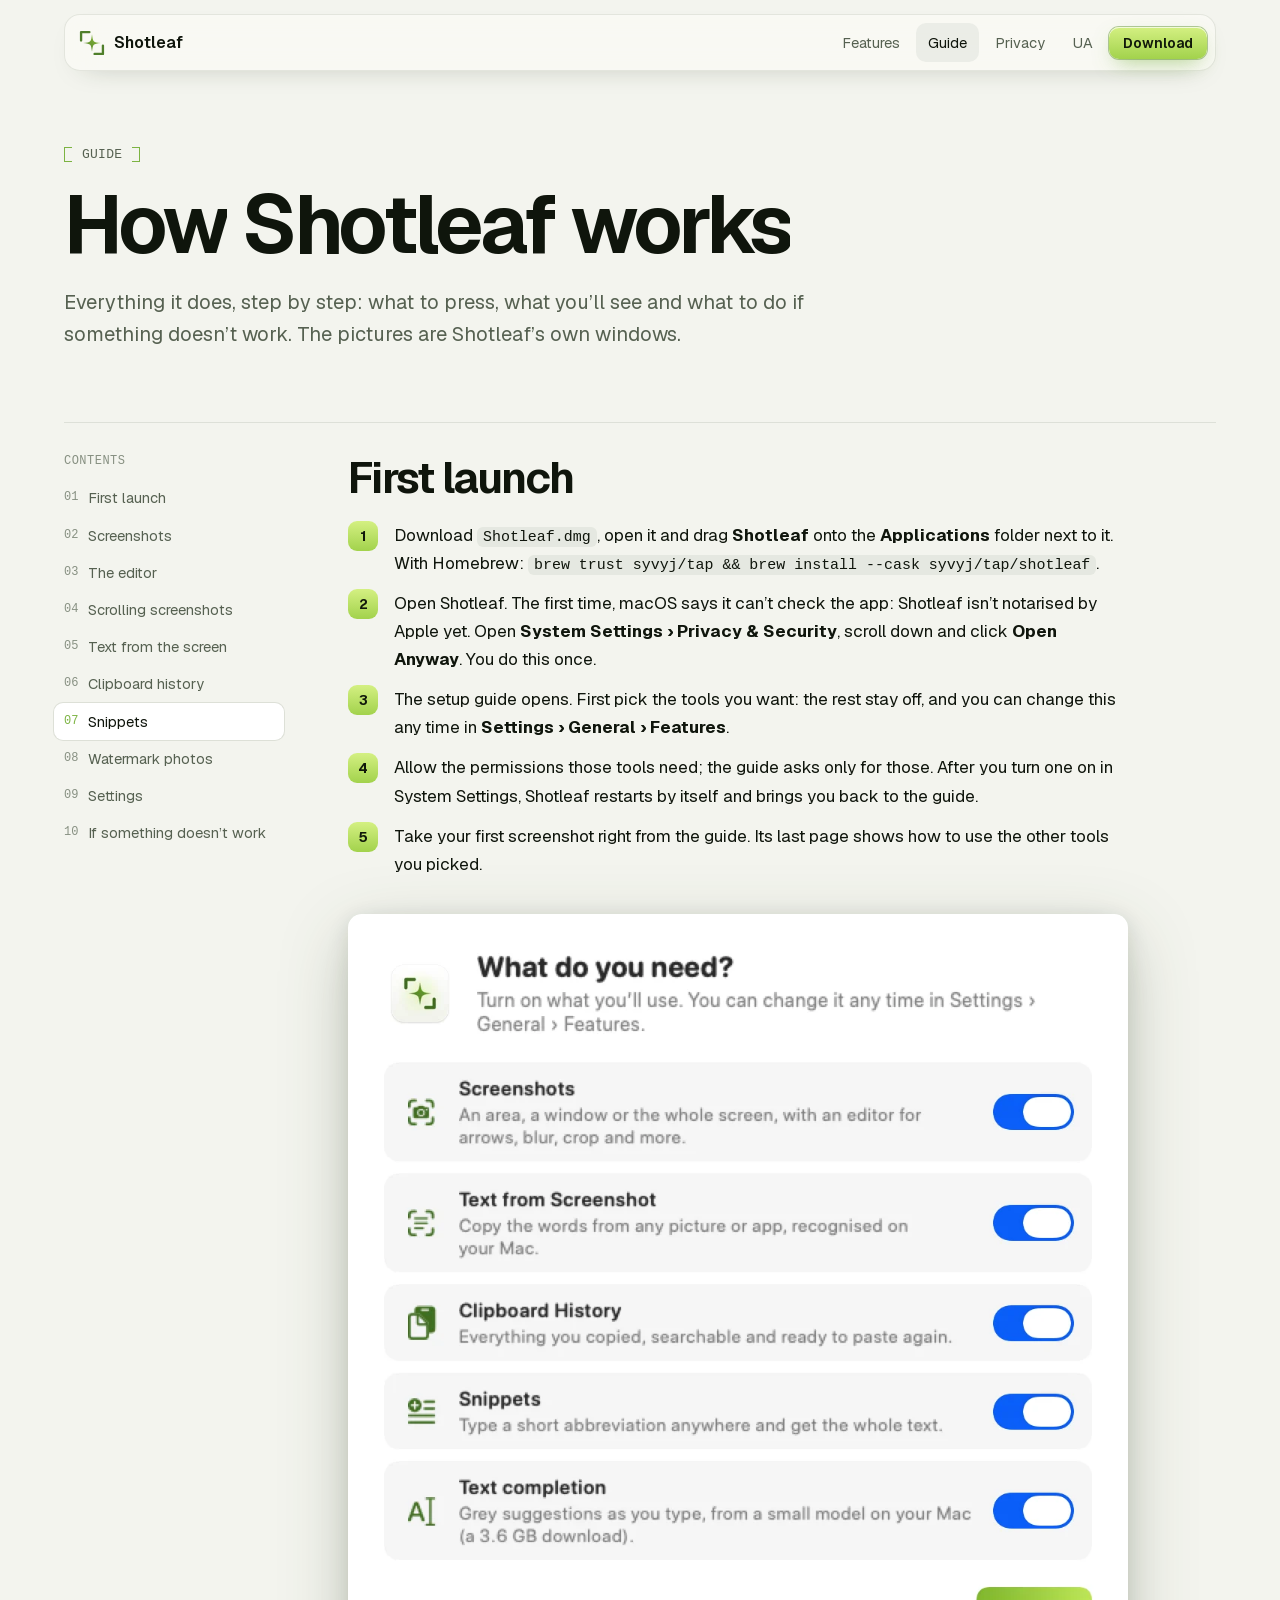
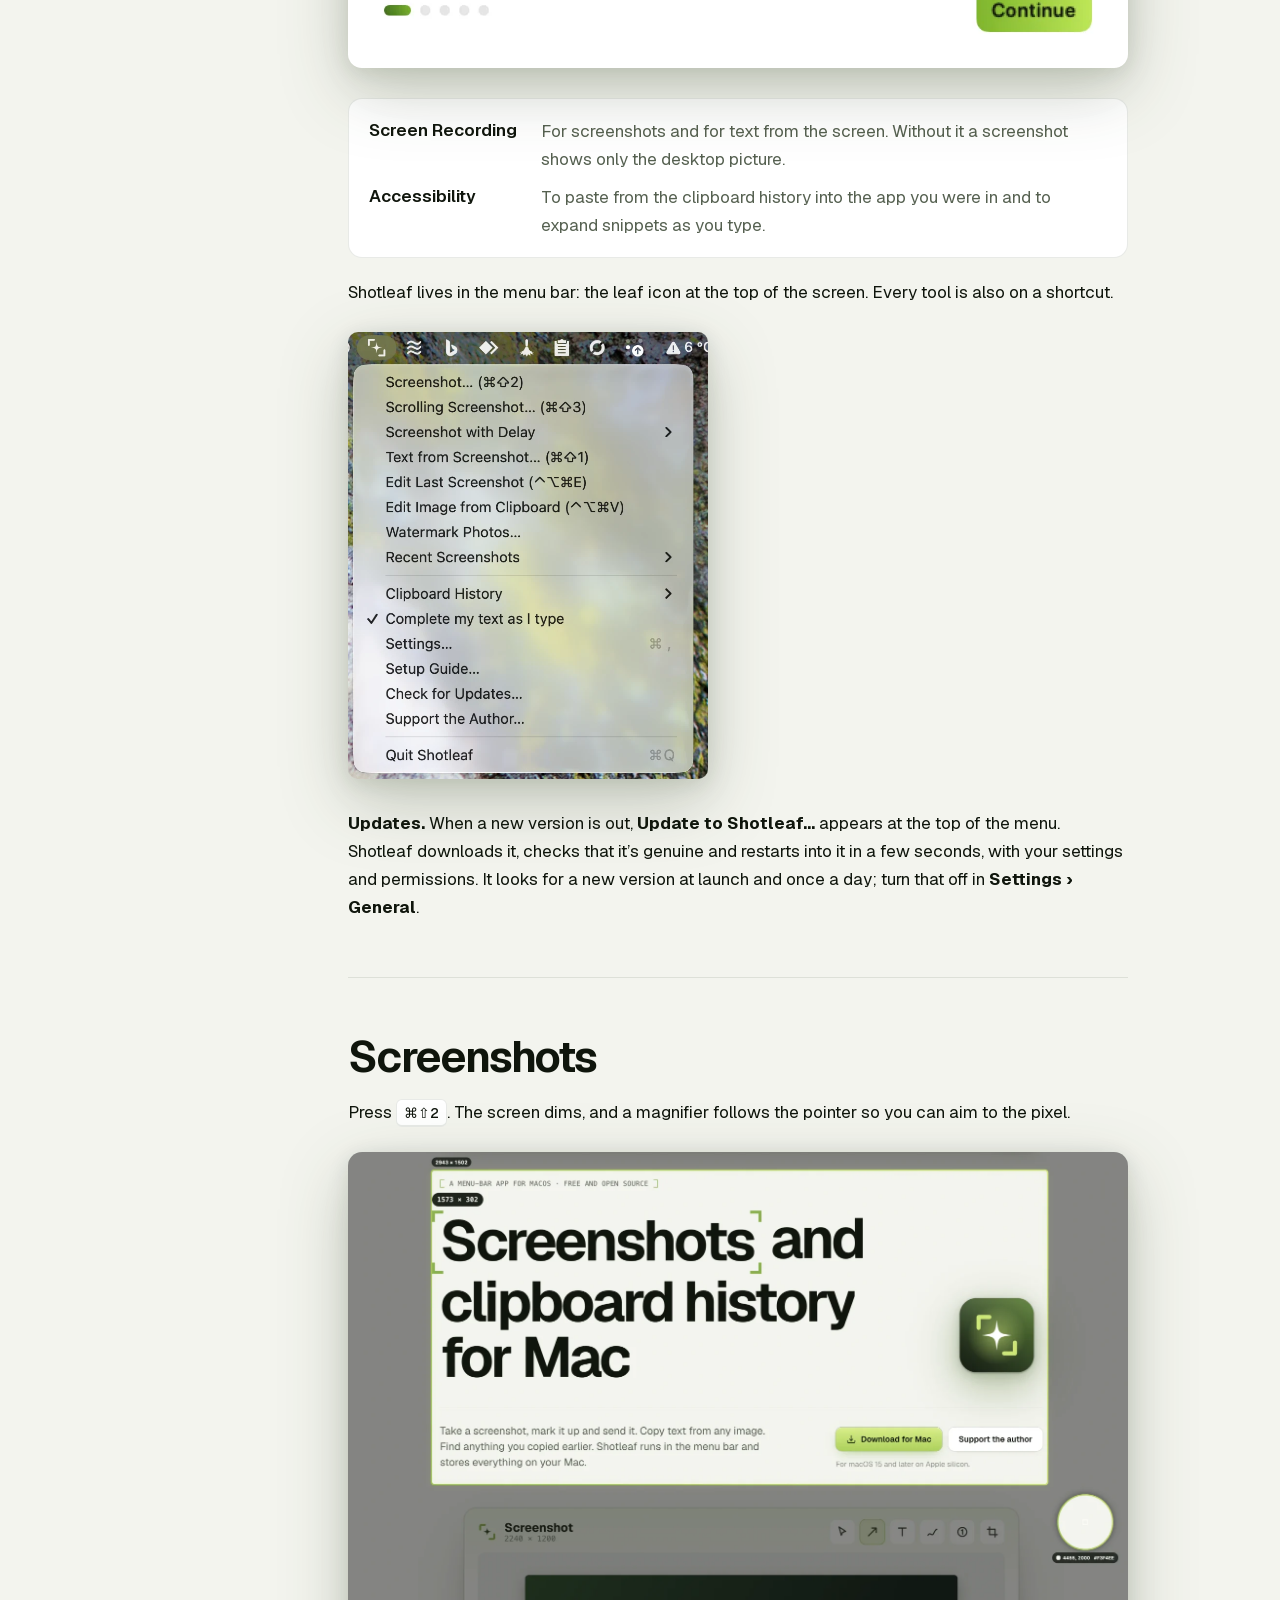
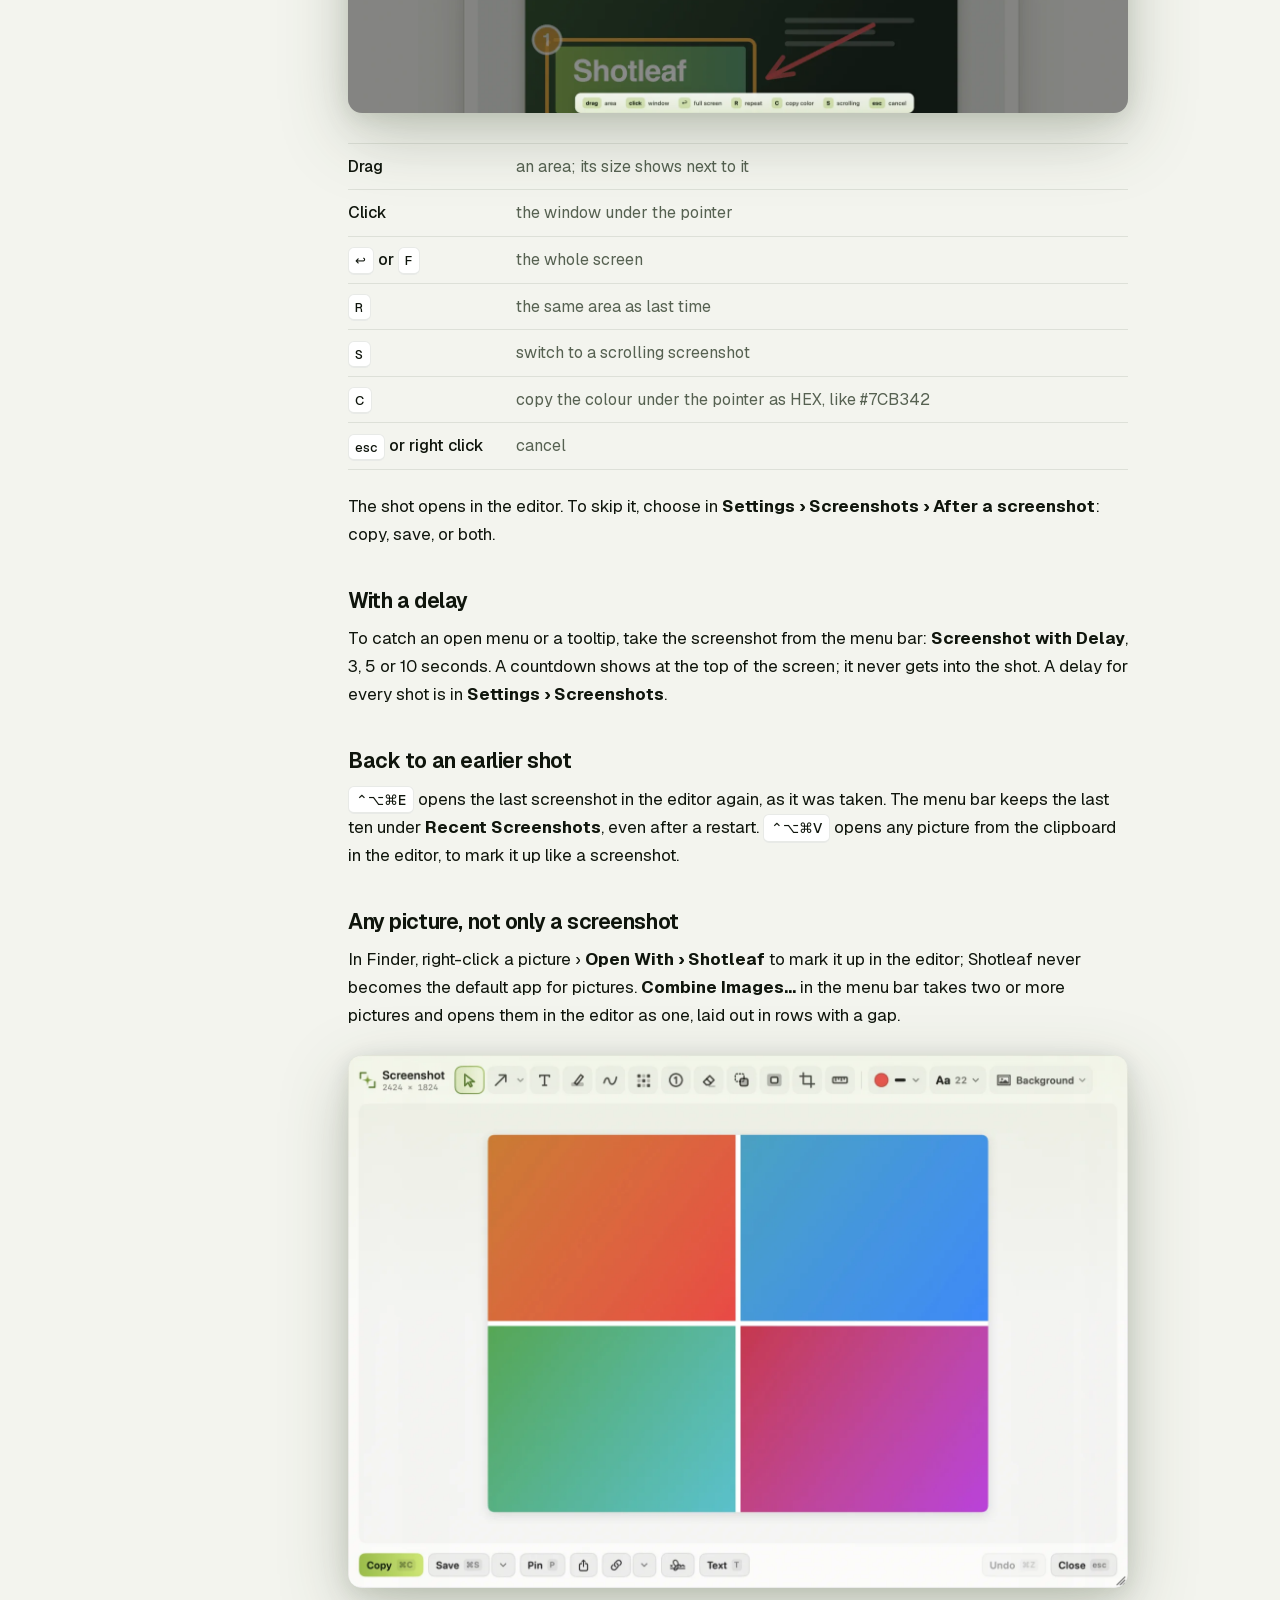
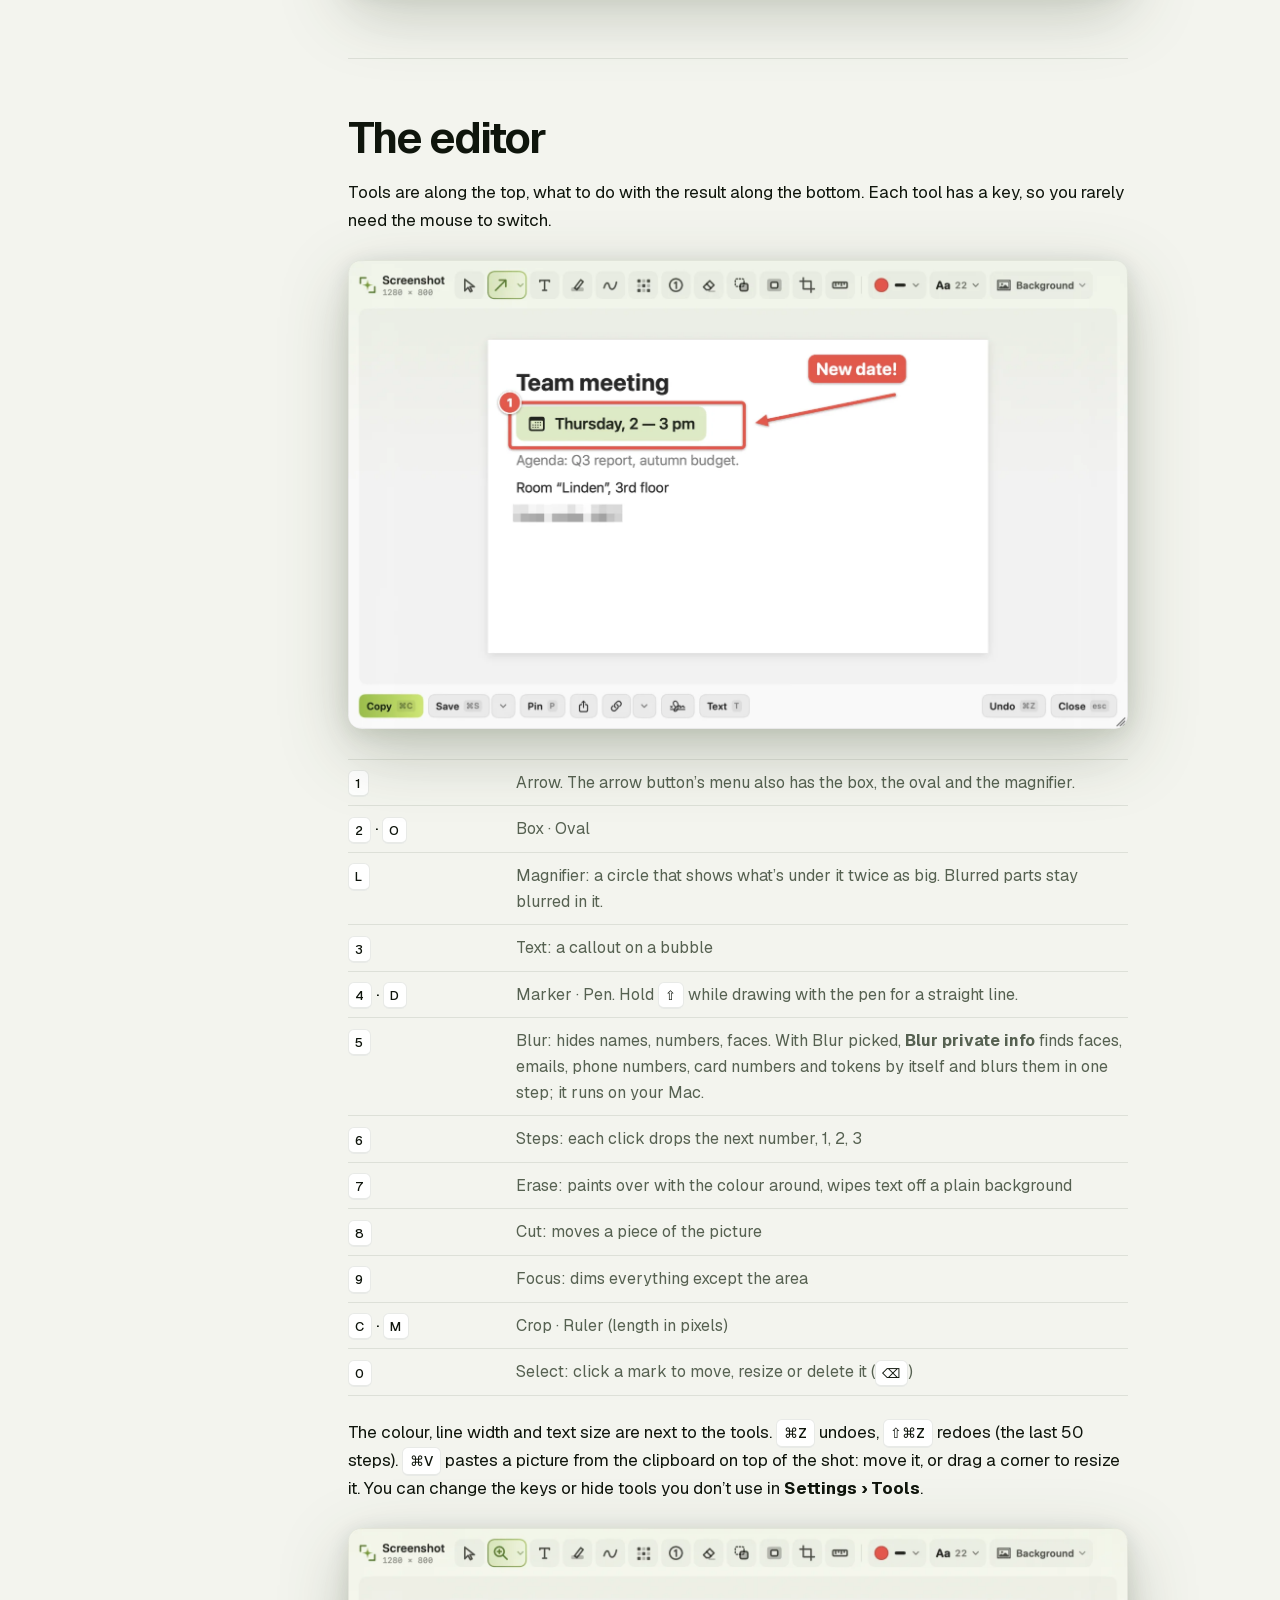
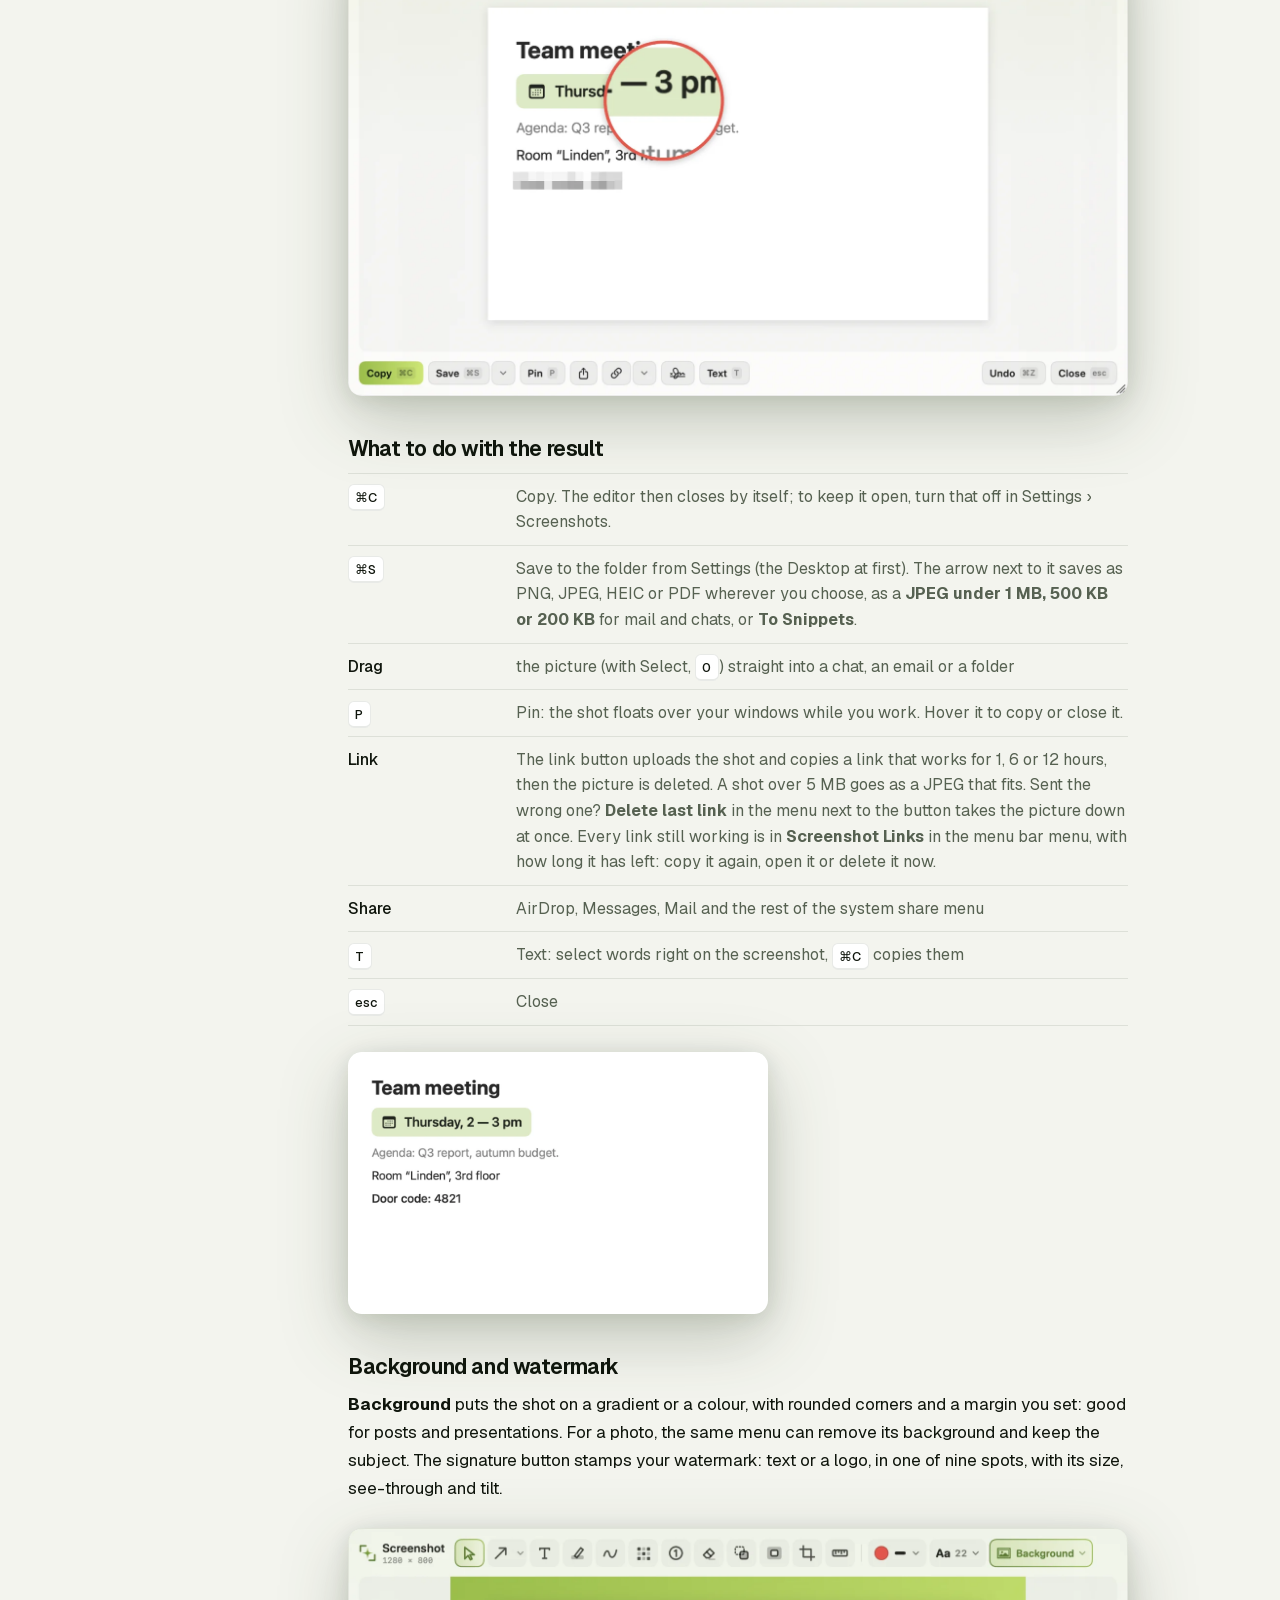
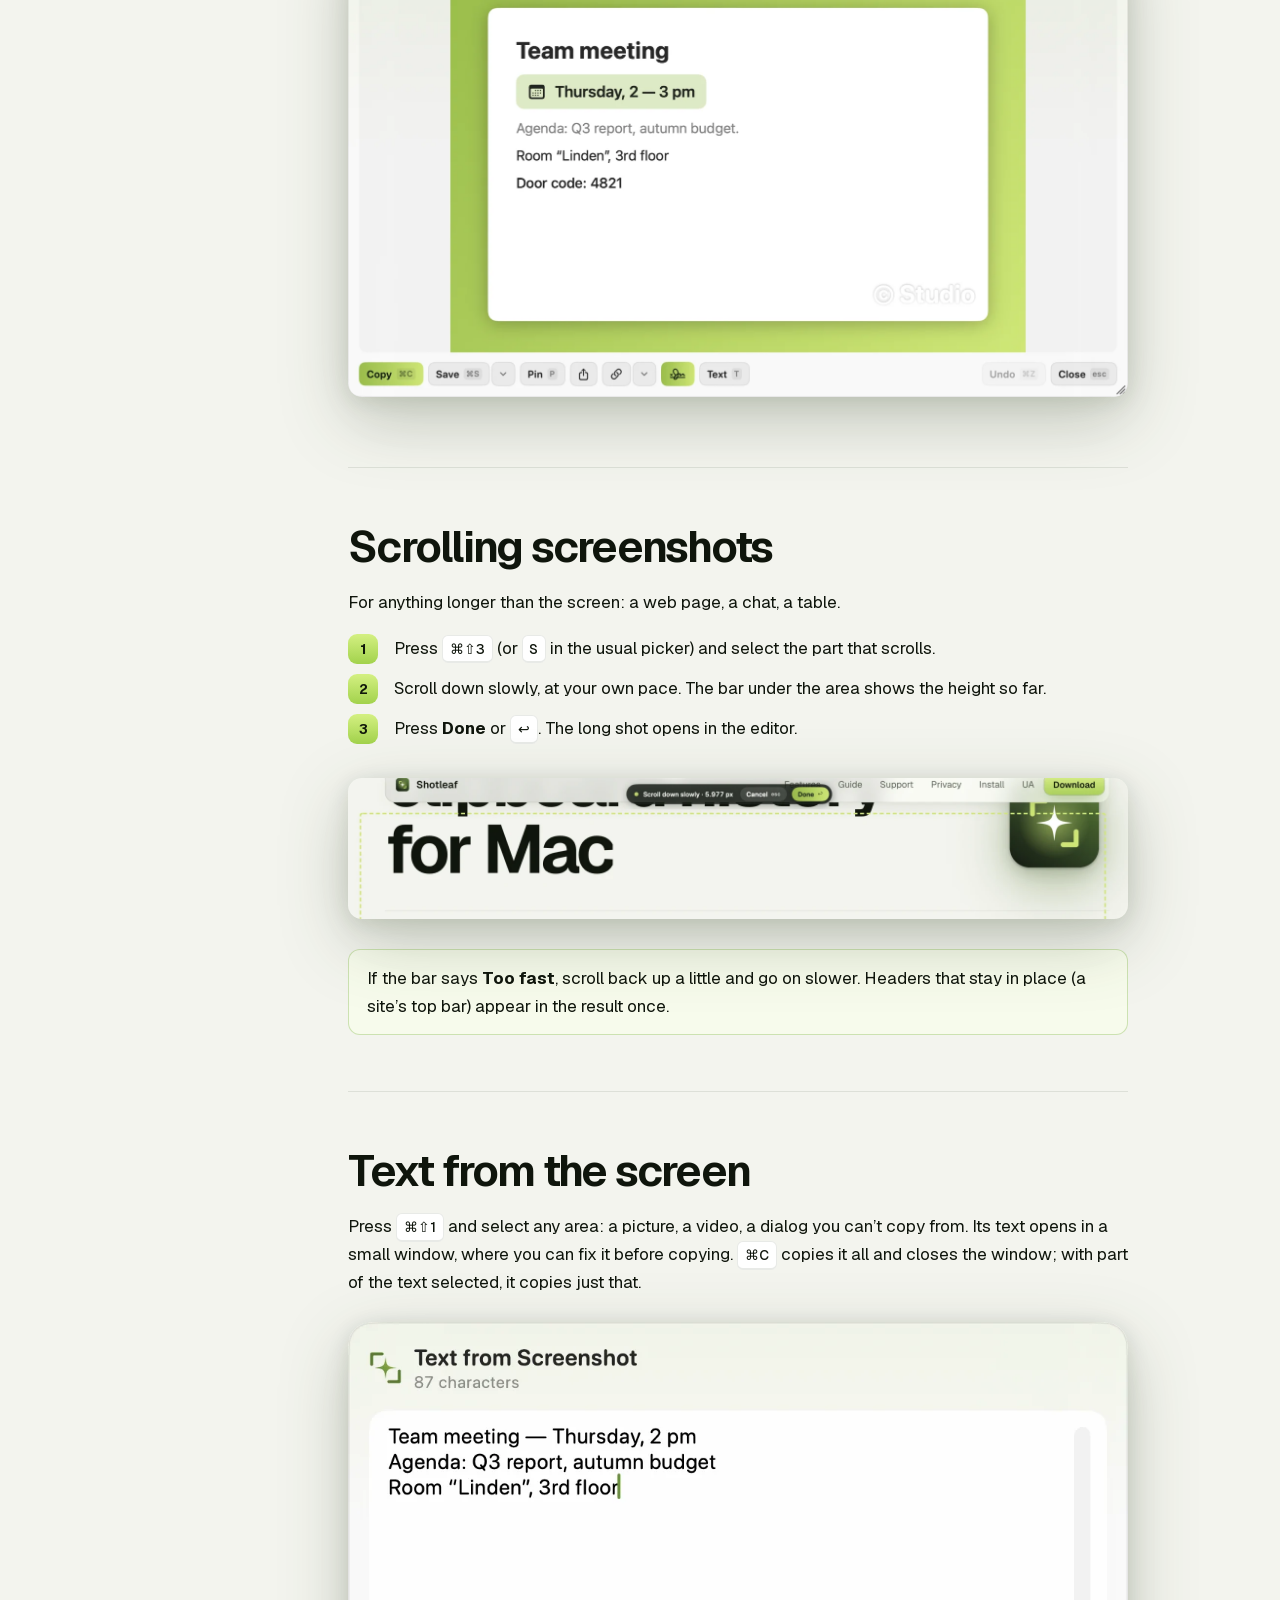
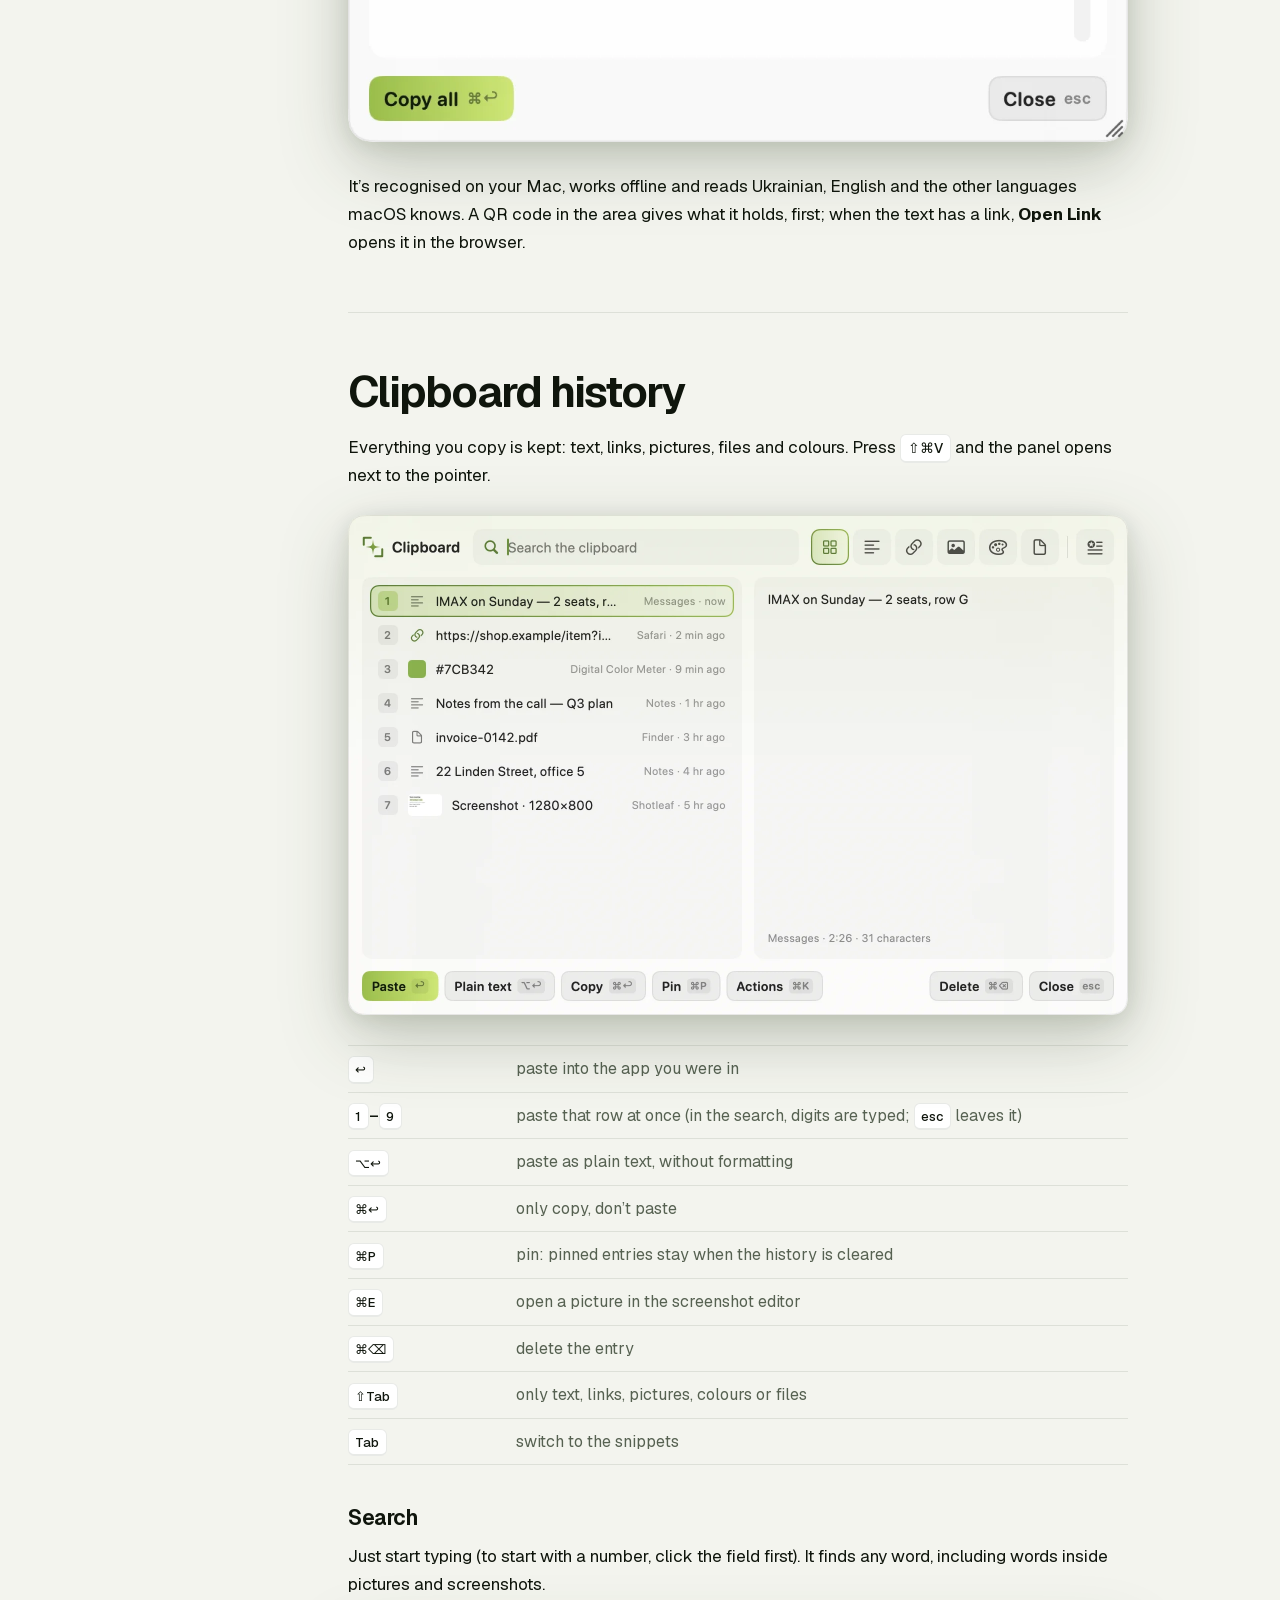
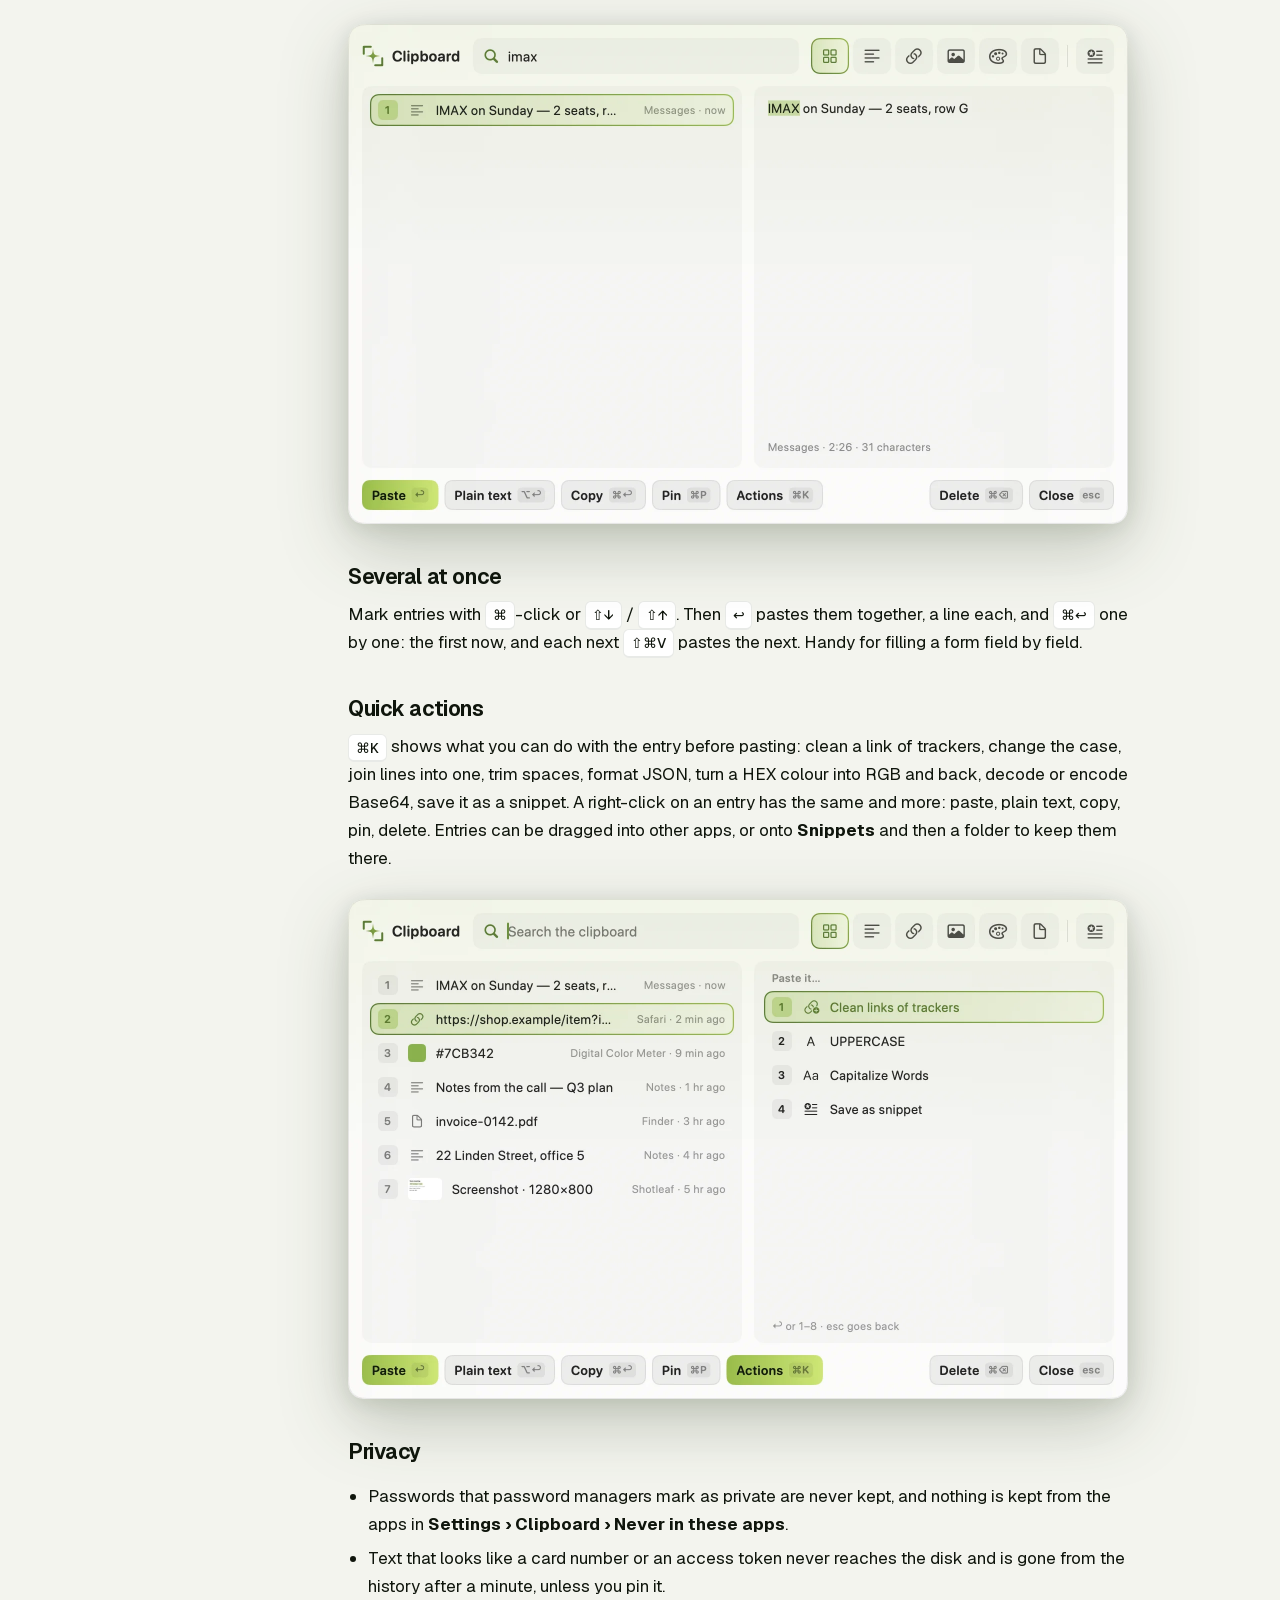
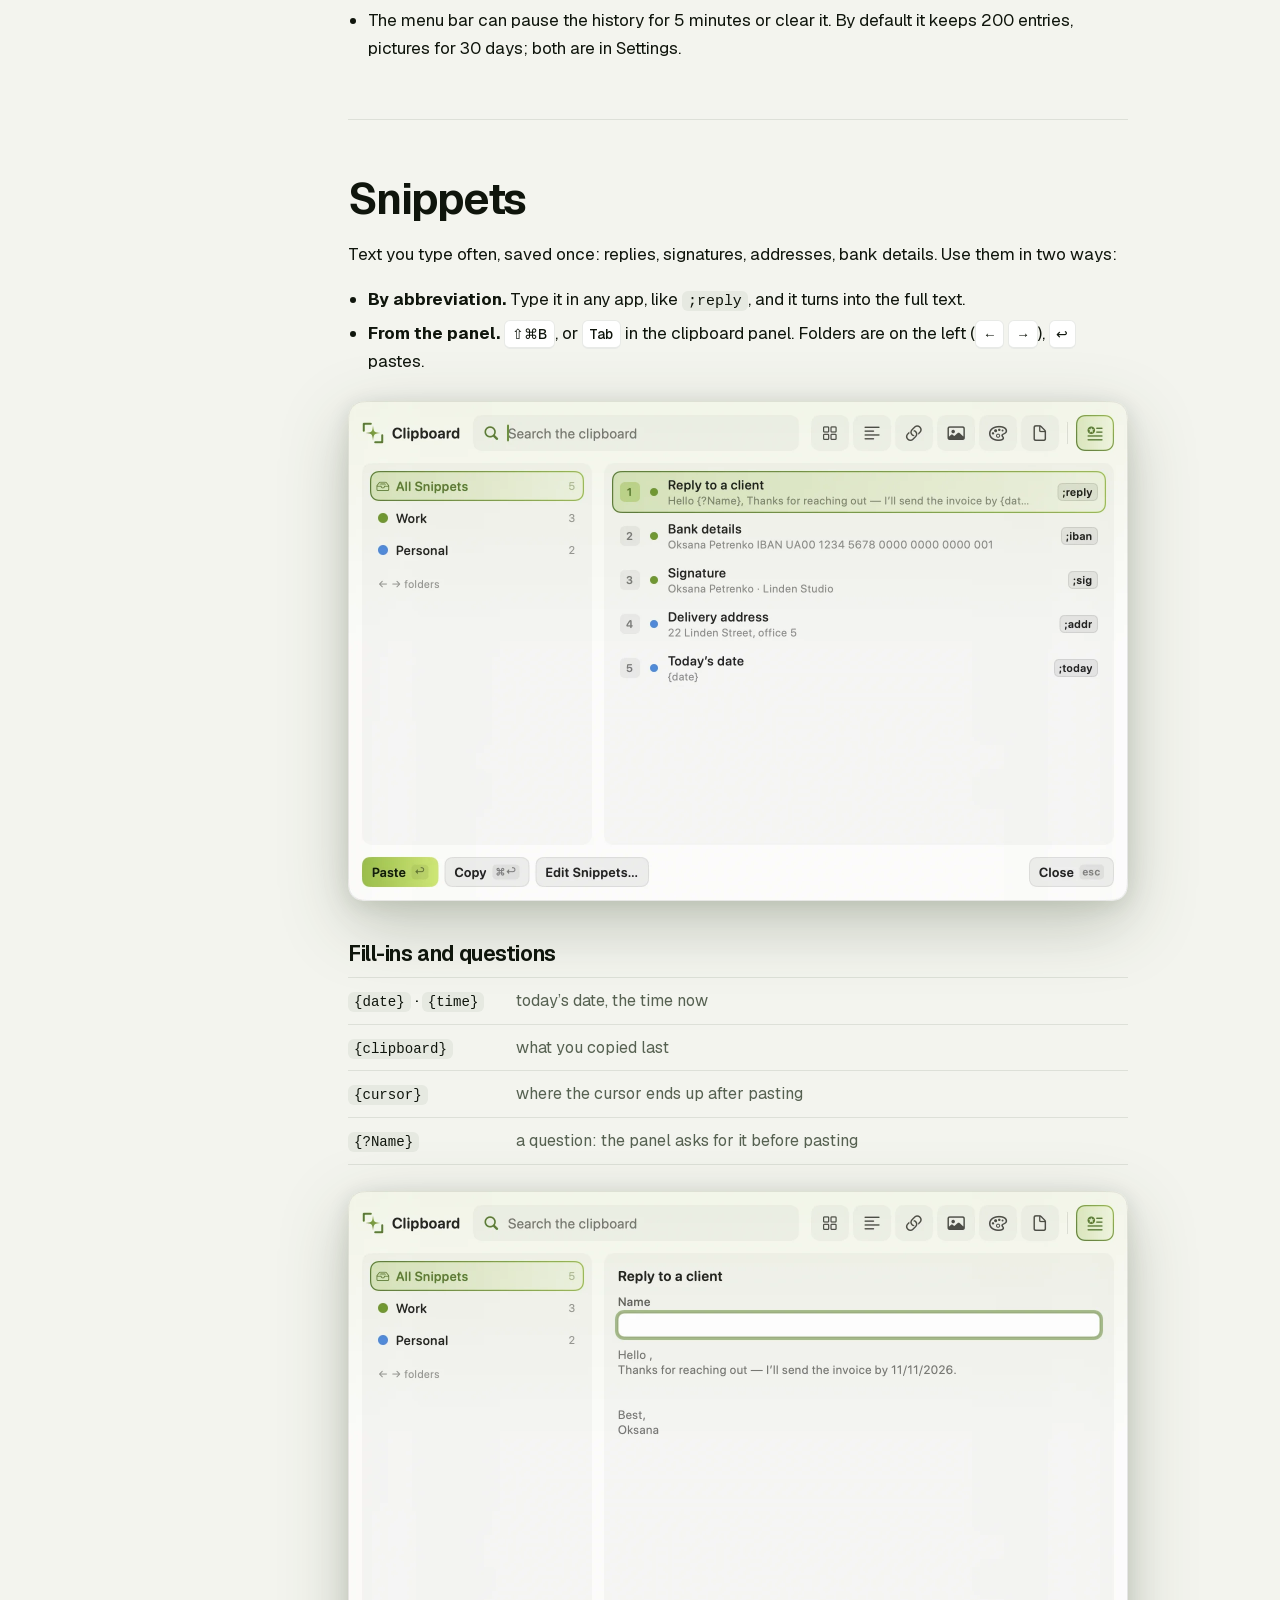
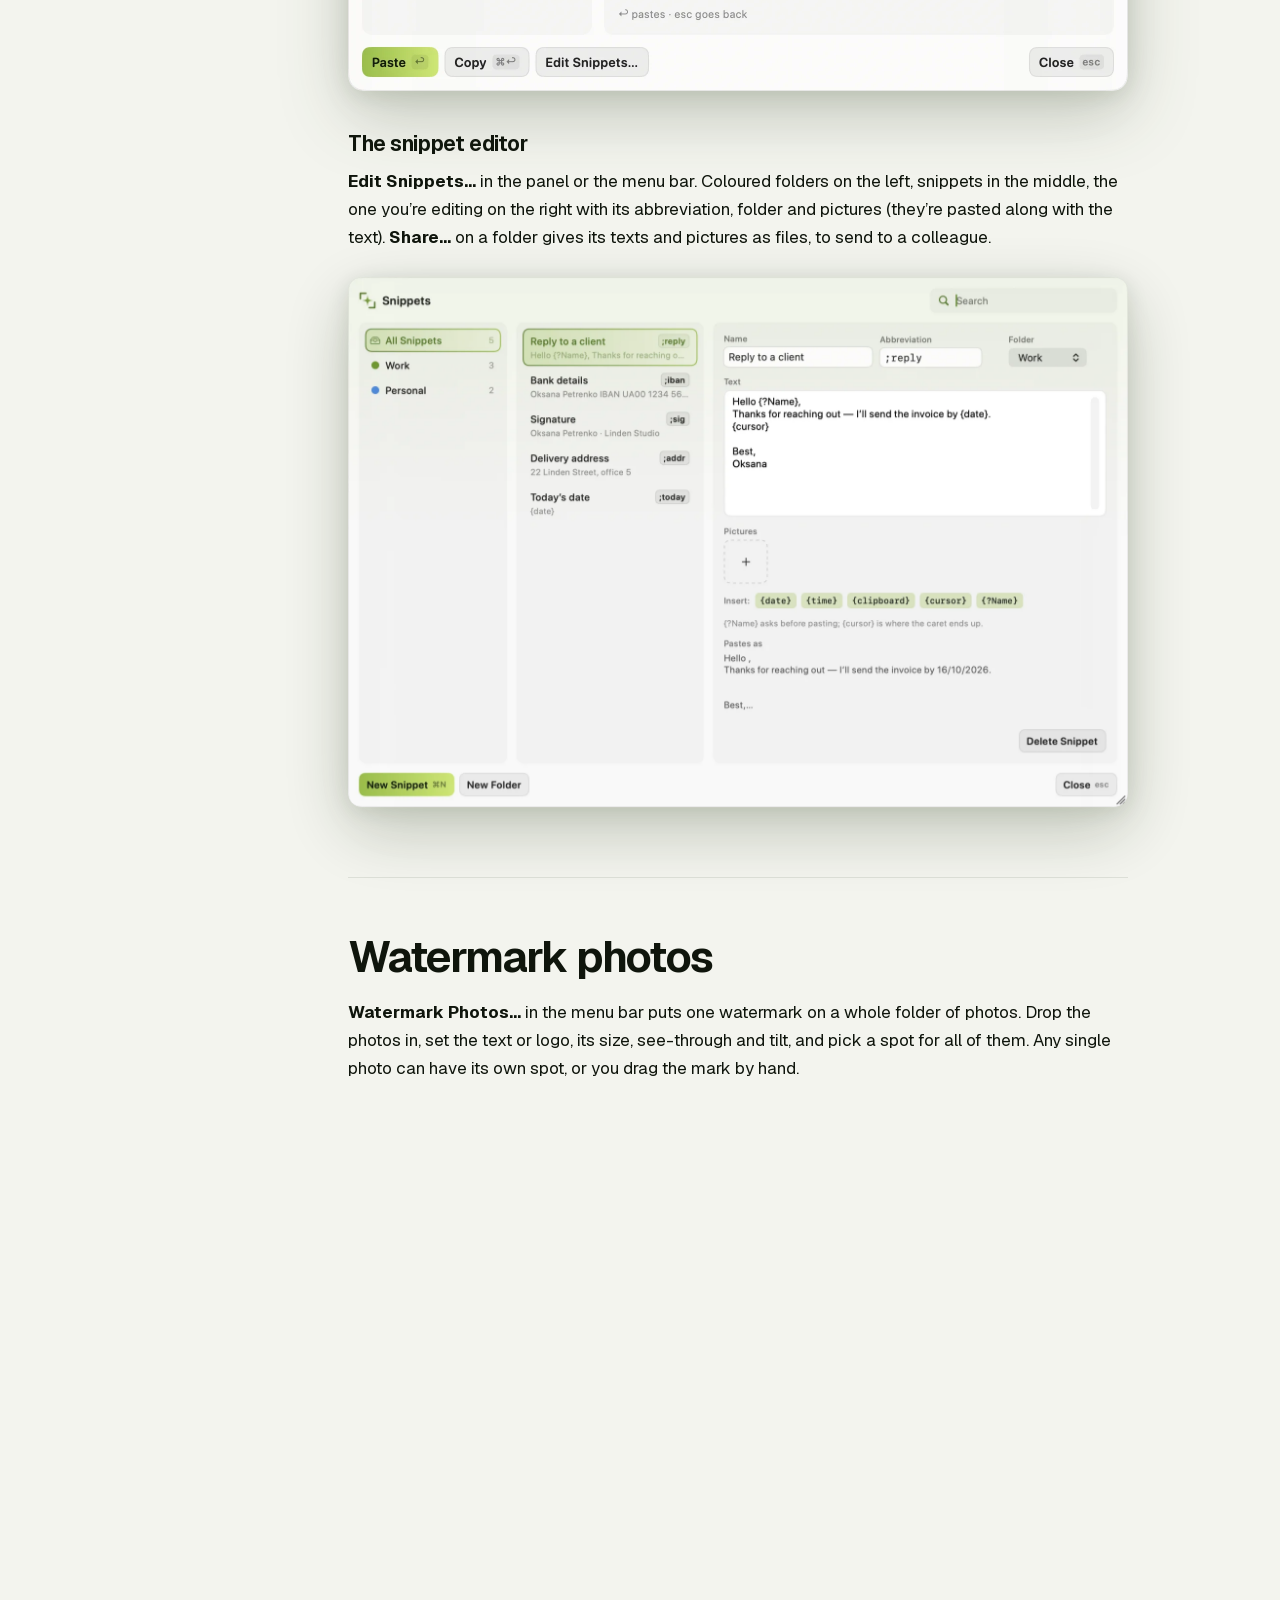
<file: site/guide/index.html>
<!doctype html>
<html lang="en">
<head>
<meta charset="utf-8">
<meta name="viewport" content="width=device-width, initial-scale=1">
<meta name="color-scheme" content="light">
<title>Guide — Shotleaf</title>
<meta name="description" content="How to use Shotleaf: screenshots, text from the screen, clipboard history, snippets and settings, step by step.">
<meta property="og:type" content="article">
<meta property="og:url" content="https://shotleaf.syvyj.dev/guide/">
<meta property="og:title" content="Shotleaf guide">
<meta property="og:description" content="Everything Shotleaf does and how, step by step.">
<meta property="og:image" content="https://shotleaf.syvyj.dev/assets/og-en.png">
<meta name="twitter:card" content="summary_large_image">
<link rel="icon" href="../assets/mark.svg" type="image/svg+xml">
<link rel="icon" href="../assets/favicon.png" sizes="64x64">
<link rel="alternate" hreflang="uk" href="../uk/guide/">
<link rel="preload" href="../fonts/geist-latin.woff2" as="font" type="font/woff2" crossorigin>
<link rel="preload" href="../fonts/geist-cyrillic.woff2" as="font" type="font/woff2" crossorigin>
<link rel="stylesheet" href="../style.css?v=91c13e4b">
<script>document.documentElement.classList.add("js"); setTimeout(() => document.documentElement.classList.add("ready"), 2500);</script>
</head>
<body>
<!-- Interface icons: Solar by 480 Design (CC BY 4.0), via Iconify (api.iconify.design/solar.json). -->
<svg width="0" height="0" style="position:absolute" aria-hidden="true">
  <symbol id="i-download-minimalistic" viewBox="0 0 24 24"><g fill="currentColor"><path d="M12.5535 16.5061C12.4114 16.6615 12.2106 16.75 12 16.75C11.7894 16.75 11.5886 16.6615 11.4465 16.5061L7.44648 12.1311C7.16698 11.8254 7.18822 11.351 7.49392 11.0715C7.79963 10.792 8.27402 10.8132 8.55352 11.1189L11.25 14.0682V3C11.25 2.58579 11.5858 2.25 12 2.25C12.4142 2.25 12.75 2.58579 12.75 3V14.0682L15.4465 11.1189C15.726 10.8132 16.2004 10.792 16.5061 11.0715C16.8118 11.351 16.833 11.8254 16.5535 12.1311L12.5535 16.5061Z"/><path d="M3.75 15C3.75 14.5858 3.41422 14.25 3 14.25C2.58579 14.25 2.25 14.5858 2.25 15V15.0549C2.24998 16.4225 2.24996 17.5248 2.36652 18.3918C2.48754 19.2919 2.74643 20.0497 3.34835 20.6516C3.95027 21.2536 4.70814 21.5125 5.60825 21.6335C6.47522 21.75 7.57754 21.75 8.94513 21.75H15.0549C16.4225 21.75 17.5248 21.75 18.3918 21.6335C19.2919 21.5125 20.0497 21.2536 20.6517 20.6516C21.2536 20.0497 21.5125 19.2919 21.6335 18.3918C21.75 17.5248 21.75 16.4225 21.75 15.0549V15C21.75 14.5858 21.4142 14.25 21 14.25C20.5858 14.25 20.25 14.5858 20.25 15C20.25 16.4354 20.2484 17.4365 20.1469 18.1919C20.0482 18.9257 19.8678 19.3142 19.591 19.591C19.3142 19.8678 18.9257 20.0482 18.1919 20.1469C17.4365 20.2484 16.4354 20.25 15 20.25H9C7.56459 20.25 6.56347 20.2484 5.80812 20.1469C5.07435 20.0482 4.68577 19.8678 4.40901 19.591C4.13225 19.3142 3.9518 18.9257 3.85315 18.1919C3.75159 17.4365 3.75 16.4354 3.75 15Z"/></g></symbol>
  <symbol id="i-shield-check" viewBox="0 0 24 24"><path fill="currentColor" fill-rule="evenodd" d="M3.37752 5.08241C3 5.62028 3 7.21907 3 10.4167V11.9914C3 17.6294 7.23896 20.3655 9.89856 21.5273C10.62 21.8424 10.9807 22 12 22C13.0193 22 13.38 21.8424 14.1014 21.5273C16.761 20.3655 21 17.6294 21 11.9914V10.4167C21 7.21907 21 5.62028 20.6225 5.08241C20.245 4.54454 18.7417 4.02996 15.7351 3.00079L15.1623 2.80472C13.595 2.26824 12.8114 2 12 2C11.1886 2 10.405 2.26824 8.83772 2.80472L8.26491 3.00079C5.25832 4.02996 3.75503 4.54454 3.37752 5.08241ZM15.0595 10.4995C15.3353 10.1905 15.3085 9.71642 14.9995 9.44055C14.6905 9.16467 14.2164 9.19151 13.9405 9.50049L10.9286 12.8739L10.0595 11.9005C9.78358 11.5915 9.30947 11.5647 9.00049 11.8405C8.69151 12.1164 8.66467 12.5905 8.94055 12.8995L10.3691 14.4995C10.5114 14.6589 10.7149 14.75 10.9286 14.75C11.1422 14.75 11.3457 14.6589 11.488 14.4995L15.0595 10.4995Z" clip-rule="evenodd"/></symbol>
  <symbol id="i-cpu-bolt" viewBox="0 0 24 24"><g fill="currentColor" fill-rule="evenodd" clip-rule="evenodd"><path d="M9.63166 9.02161C9.32905 9.0623 9.2342 9.12798 9.18109 9.18109C9.12798 9.2342 9.0623 9.32905 9.02161 9.63166C8.97823 9.95434 8.97675 10.3923 8.97675 11.0698V12.9302C8.97675 13.6077 8.97823 14.0457 9.02161 14.3684C9.0623 14.671 9.12798 14.7658 9.18109 14.8189C9.2342 14.872 9.32905 14.9377 9.63166 14.9784C9.95434 15.0218 10.3923 15.0233 11.0698 15.0233H12.9302C13.6077 15.0233 14.0457 15.0218 14.3684 14.9784C14.671 14.9377 14.7658 14.872 14.8189 14.8189C14.872 14.7658 14.9377 14.671 14.9784 14.3684C15.0218 14.0457 15.0233 13.6077 15.0233 12.9302V11.0698C15.0233 10.3923 15.0218 9.95434 14.9784 9.63166C14.9377 9.32905 14.872 9.2342 14.8189 9.18109C14.7658 9.12798 14.671 9.0623 14.3684 9.02161C14.0457 8.97823 13.6077 8.97675 12.9302 8.97675H11.0698C10.3923 8.97675 9.95434 8.97823 9.63166 9.02161ZM12.9664 10.5451C13.1904 10.2316 13.1177 9.79583 12.8042 9.57187C12.4906 9.34791 12.0549 9.42053 11.831 9.73407L10.502 11.5945C10.3501 11.8072 10.3298 12.0869 10.4494 12.3193C10.569 12.5517 10.8084 12.6977 11.0698 12.6977H11.5745L11.0336 13.455C10.8097 13.7685 10.8823 14.2043 11.1958 14.4282C11.5094 14.6522 11.9451 14.5796 12.1691 14.266L13.498 12.4056C13.6499 12.1929 13.6702 11.9132 13.5506 11.6808C13.431 11.4484 13.1916 11.3024 12.9302 11.3024H12.4255L12.9664 10.5451Z"/><path d="M12.6977 2.69767C12.6977 2.31236 12.3853 2 12 2C11.6147 2 11.3023 2.31236 11.3023 2.69767V5.48837C10.7916 5.48944 10.3283 5.49342 9.90678 5.50495L9.90698 5.48837V2.69767C9.90698 2.31236 9.59462 2 9.2093 2C8.82399 2 8.51163 2.31236 8.51163 2.69767V5.48837C8.51163 5.52487 8.51443 5.56071 8.51984 5.5957C7.58381 5.71067 6.93517 5.94879 6.44198 6.44198C5.94879 6.93517 5.71067 7.58381 5.5957 8.51984C5.56071 8.51443 5.52487 8.51163 5.48837 8.51163H2.69767C2.31236 8.51163 2 8.82399 2 9.2093C2 9.59462 2.31236 9.90698 2.69767 9.90698H5.48837L5.50495 9.90678C5.49342 10.3283 5.48991 10.7916 5.48884 11.3023L2.69767 11.3023C2.31236 11.3023 2 11.6147 2 12C2 12.3853 2.31236 12.6977 2.69767 12.6977H5.48837C5.48944 13.2084 5.49342 13.6717 5.50495 14.0932L5.48837 14.093H2.69767C2.31236 14.093 2 14.4054 2 14.7907C2 15.176 2.31236 15.4884 2.69767 15.4884H5.48837C5.52487 15.4884 5.56071 15.4856 5.5957 15.4802C5.71067 16.4162 5.94879 17.0648 6.44198 17.558C6.93517 18.0512 7.58381 18.2893 8.51984 18.4043C8.51443 18.4393 8.51163 18.4751 8.51163 18.5116V21.3023C8.51163 21.6876 8.82399 22 9.2093 22C9.59462 22 9.90698 21.6876 9.90698 21.3023V18.5116L9.90678 18.495C10.3283 18.5066 10.7916 18.5101 11.3023 18.5112L11.3023 21.3023C11.3023 21.6876 11.6147 22 12 22C12.3853 22 12.6977 21.6876 12.6977 21.3023V18.5116C13.2084 18.5106 13.6717 18.5066 14.0932 18.495L14.093 18.5116V21.3023C14.093 21.6876 14.4054 22 14.7907 22C15.176 22 15.4884 21.6876 15.4884 21.3023V18.5116C15.4884 18.4751 15.4856 18.4393 15.4802 18.4043C16.4162 18.2893 17.0648 18.0512 17.558 17.558C18.0512 17.0648 18.2893 16.4162 18.4043 15.4802C18.4393 15.4856 18.4751 15.4884 18.5116 15.4884H21.3023C21.6876 15.4884 22 15.176 22 14.7907C22 14.4054 21.6876 14.093 21.3023 14.093H18.5116L18.495 14.0932C18.5066 13.6717 18.5101 13.2084 18.5112 12.6977L21.3023 12.6977C21.6876 12.6977 22 12.3853 22 12C22 11.6147 21.6876 11.3023 21.3023 11.3023H18.5116C18.5106 10.7916 18.5066 10.3283 18.495 9.90678L18.5116 9.90698H21.3023C21.6876 9.90698 22 9.59462 22 9.2093C22 8.82399 21.6876 8.51163 21.3023 8.51163H18.5116C18.4751 8.51163 18.4393 8.51443 18.4043 8.51984C18.2893 7.58381 18.0512 6.93517 17.558 6.44198C17.0648 5.94879 16.4162 5.71067 15.4802 5.5957C15.4856 5.56071 15.4884 5.52487 15.4884 5.48837V2.69767C15.4884 2.31236 15.176 2 14.7907 2C14.4054 2 14.093 2.31236 14.093 2.69767V5.48837L14.0932 5.50495C13.6717 5.49342 13.2084 5.48991 12.6977 5.48884V2.69767ZM9.44573 7.63871C9.87247 7.58133 10.4054 7.58136 11.0238 7.5814H12.9762C13.5947 7.58136 14.1275 7.58133 14.5543 7.63871C15.0116 7.70019 15.45 7.83885 15.8056 8.19443C16.1612 8.55001 16.2998 8.98839 16.3613 9.44573C16.4187 9.87246 16.4186 10.4053 16.4186 11.0238V12.9762C16.4186 13.5946 16.4187 14.1275 16.3613 14.5543C16.2998 15.0116 16.1612 15.45 15.8056 15.8056C15.45 16.1612 15.0116 16.2998 14.5543 16.3613C14.1275 16.4187 13.5947 16.4186 12.9762 16.4186H11.0238C10.4054 16.4186 9.87246 16.4187 9.44573 16.3613C8.98839 16.2998 8.55001 16.1612 8.19443 15.8056C7.83885 15.45 7.70019 15.0116 7.63871 14.5543C7.58133 14.1275 7.58136 13.5946 7.5814 12.9762V11.0238C7.58136 10.4054 7.58133 9.87247 7.63871 9.44573C7.70019 8.98839 7.83885 8.55001 8.19443 8.19443C8.55001 7.83885 8.98839 7.70019 9.44573 7.63871Z"/></g></symbol>
  <symbol id="i-link-round" viewBox="0 0 24 24"><path fill="currentColor" fill-rule="evenodd" d="M1.25 9C1.25 5.27208 4.27208 2.25 8 2.25H12C15.7279 2.25 18.75 5.27208 18.75 9C18.75 12.7279 15.7279 15.75 12 15.75H10C9.58579 15.75 9.25 15.4142 9.25 15C9.25 14.5858 9.58579 14.25 10 14.25H12C14.8995 14.25 17.25 11.8995 17.25 9C17.25 6.10051 14.8995 3.75 12 3.75H8C5.10051 3.75 2.75 6.10051 2.75 9C2.75 10.3451 3.25487 11.5705 4.08664 12.4998C4.36288 12.8085 4.33662 13.2826 4.02797 13.5589C3.71933 13.8351 3.24518 13.8088 2.96894 13.5002C1.90054 12.3065 1.25 10.7283 1.25 9ZM12 9.75C9.10051 9.75 6.75 12.1005 6.75 15C6.75 17.8995 9.10051 20.25 12 20.25H16C18.8995 20.25 21.25 17.8995 21.25 15C21.25 13.6549 20.7451 12.4295 19.9134 11.5002C19.6371 11.1915 19.6634 10.7174 19.972 10.4411C20.2807 10.1649 20.7548 10.1912 21.0311 10.4998C22.0995 11.6935 22.75 13.2717 22.75 15C22.75 18.7279 19.7279 21.75 16 21.75H12C8.27208 21.75 5.25 18.7279 5.25 15C5.25 11.2721 8.27208 8.25 12 8.25H14C14.4142 8.25 14.75 8.58579 14.75 9C14.75 9.41421 14.4142 9.75 14 9.75H12Z" clip-rule="evenodd"/></symbol>
  <symbol id="i-code-square" viewBox="0 0 24 24"><path fill="currentColor" fill-rule="evenodd" d="M3.46447 3.46447C2 4.92893 2 7.28595 2 12C2 16.714 2 19.0711 3.46447 20.5355C4.92893 22 7.28595 22 12 22C16.714 22 19.0711 22 20.5355 20.5355C22 19.0711 22 16.714 22 12C22 7.28595 22 4.92893 20.5355 3.46447C19.0711 2 16.714 2 12 2C7.28595 2 4.92893 2 3.46447 3.46447ZM13.4881 6.44591C13.8882 6.55311 14.1256 6.96437 14.0184 7.36447L11.4302 17.0237C11.323 17.4238 10.9117 17.6613 10.5116 17.5541C10.1115 17.4468 9.8741 17.0356 9.98131 16.6355L12.5695 6.97624C12.6767 6.57614 13.088 6.3387 13.4881 6.44591ZM14.9697 8.46967C15.2626 8.17678 15.7374 8.17678 16.0303 8.46967L16.2387 8.67801C16.874 9.3133 17.4038 9.84308 17.7678 10.3202C18.1521 10.8238 18.4216 11.3559 18.4216 12C18.4216 12.6441 18.1521 13.1762 17.7678 13.6798C17.4038 14.1569 16.874 14.6867 16.2387 15.322L16.0303 15.5303C15.7374 15.8232 15.2626 15.8232 14.9697 15.5303C14.6768 15.2374 14.6768 14.7626 14.9697 14.4697L15.1412 14.2981C15.8229 13.6164 16.2797 13.1574 16.5753 12.7699C16.8577 12.3998 16.9216 12.1843 16.9216 12C16.9216 11.8157 16.8577 11.6002 16.5753 11.2301C16.2797 10.8426 15.8229 10.3836 15.1412 9.70191L14.9697 9.53033C14.6768 9.23744 14.6768 8.76257 14.9697 8.46967ZM7.96986 8.46967C8.26275 8.17678 8.73762 8.17678 9.03052 8.46967C9.32341 8.76257 9.32341 9.23744 9.03052 9.53033L8.85894 9.70191C8.17729 10.3836 7.72052 10.8426 7.42488 11.2301C7.14245 11.6002 7.07861 11.8157 7.07861 12C7.07861 12.1843 7.14245 12.3998 7.42488 12.7699C7.72052 13.1574 8.17729 13.6164 8.85894 14.2981L9.03052 14.4697C9.32341 14.7626 9.32341 15.2374 9.03052 15.5303C8.73762 15.8232 8.26275 15.8232 7.96986 15.5303L7.76151 15.322C7.12617 14.6867 6.59638 14.1569 6.23235 13.6798C5.84811 13.1762 5.57861 12.6441 5.57861 12C5.57861 11.3559 5.84811 10.8238 6.23235 10.3202C6.59638 9.84308 7.12617 9.31331 7.76151 8.67801L7.96986 8.46967Z" clip-rule="evenodd"/></symbol>
  <symbol id="i-user-cross-rounded" viewBox="0 0 24 24"><g fill="currentColor"><path fill-rule="evenodd" d="M16.5 15C18.1499 15 18.9747 15.0001 19.4873 15.5127C19.9999 16.0253 20 16.8501 20 18.5C20 20.1499 19.9999 20.9747 19.4873 21.4873C18.9747 21.9999 18.1499 22 16.5 22C14.8501 22 14.0253 21.9999 13.5127 21.4873C13.0001 20.9747 13 20.1499 13 18.5C13 16.8501 13.0001 16.0253 13.5127 15.5127C14.0253 15.0001 14.8501 15 16.5 15ZM18.4678 16.5322C18.24 16.3045 17.8714 16.3045 17.6436 16.5322L16.5 17.6748L15.3564 16.5322C15.1286 16.3045 14.76 16.3045 14.5322 16.5322C14.3045 16.76 14.3045 17.1286 14.5322 17.3564L15.6748 18.5L14.5322 19.6436C14.3045 19.8714 14.3045 20.24 14.5322 20.4678C14.76 20.6955 15.1286 20.6955 15.3564 20.4678L16.5 19.3252L17.6436 20.4678C17.8714 20.6955 18.24 20.6955 18.4678 20.4678C18.6955 20.24 18.6955 19.8714 18.4678 19.6436L17.3252 18.5L18.4678 17.3564C18.6955 17.1286 18.6955 16.76 18.4678 16.5322Z" clip-rule="evenodd"/><path d="M12 13C13.24 13 14.4049 13.1846 15.415 13.5078C15.0415 13.5166 14.6918 13.5352 14.3799 13.5771C13.737 13.6636 13.0336 13.8707 12.4521 14.4521C11.8707 15.0336 11.6636 15.737 11.5771 16.3799C11.4995 16.9576 11.4999 17.6635 11.5 18.4141V18.5859C11.4999 19.3365 11.4995 20.0424 11.5771 20.6201C11.5937 20.7432 11.6154 20.8688 11.6426 20.9951C7.94288 20.8887 5 19.1406 5 17C5 14.7909 8.13401 13 12 13Z"/><path d="M12 2C14.2091 2 16 3.79086 16 6C16 8.20914 14.2091 10 12 10C9.79086 10 8 8.20914 8 6C8 3.79086 9.79086 2 12 2Z"/></g></symbol>
  <symbol id="i-arrow-right-up" viewBox="0 0 24 24"><path fill="none" stroke="currentColor" stroke-linecap="round" stroke-linejoin="round" stroke-width="1.5" d="M6 18L18 6M18 15V6H9"/></symbol>
  <symbol id="i-heart" viewBox="0 0 24 24"><path fill="currentColor" d="M2 9.1371C2 14 6.01943 16.5914 8.96173 18.9109C10 19.7294 11 20.5 12 20.5C13 20.5 14 19.7294 15.0383 18.9109C17.9806 16.5914 22 14 22 9.1371C22 4.27416 16.4998 0.825464 12 5.50063C7.50016 0.825464 2 4.27416 2 9.1371Z"/></symbol>
</svg>


<div class="wrap nav">
  <div class="bar-in">
    <a class="brand" href="../"><img src="../assets/mark.svg" alt="">Shotleaf</a>
    <a class="l" href="../#features">Features</a>
    <a class="l on" href="../guide/" aria-current="page">Guide</a>
    <a class="l" href="../privacy/">Privacy</a>
    <a class="l lang" href="../uk/guide/" lang="uk">UA</a>
    <a class="btn primary" href="https://github.com/Syvyj/shotleaf/releases/latest/download/Shotleaf.dmg">Download</a>
    <i class="progress" aria-hidden="true"></i>
  </div>
</div>

<main class="wrap guide">
  <header class="guide-head">
    <p class="eyebrow">Guide</p>
    <h1 data-split>How Shotleaf works</h1>
    <p class="lead">Everything it does, step by step: what to press, what you’ll see and what to do if something doesn’t work. The pictures are Shotleaf’s own windows.</p>
  </header>

  <div class="guide-layout">
    <nav class="toc" aria-label="Contents">
      <p>Contents</p>
      <ol>
        <li><a href="#start">First launch</a></li>
        <li><a href="#screenshots">Screenshots</a></li>
        <li><a href="#editor">The editor</a></li>
        <li><a href="#scrolling">Scrolling screenshots</a></li>
        <li><a href="#text">Text from the screen</a></li>
        <li><a href="#clipboard">Clipboard history</a></li>
        <li><a href="#snippets">Snippets</a></li>
        <li><a href="#photos">Watermark photos</a></li>
        <li><a href="#settings">Settings</a></li>
        <li><a href="#help">If something doesn’t work</a></li>
      </ol>
    </nav>

    <div class="guide-body">

<section id="start">
  <h2>First launch</h2>
  <ol class="steps">
    <li>Download <code>Shotleaf.dmg</code>, open it and drag <b>Shotleaf</b> onto the <b>Applications</b> folder next to it. With Homebrew: <code>brew trust syvyj/tap &amp;&amp; brew install --cask syvyj/tap/shotleaf</code>.</li>
    <li>Open Shotleaf. The first time, macOS says it can’t check the app: Shotleaf isn’t notarised by Apple yet. Open <b>System Settings › Privacy &amp; Security</b>, scroll down and click <b>Open Anyway</b>. You do this once.</li>
    <li>The setup guide opens. First pick the tools you want: the rest stay off, and you can change this any time in <b>Settings › General › Features</b>.</li>
    <li>Allow the permissions those tools need; the guide asks only for those. After you turn one on in System Settings, Shotleaf restarts by itself and brings you back to the guide.</li>
    <li>Take your first screenshot right from the guide. Its last page shows how to use the other tools you picked.</li>
  </ol>
  <figure><img src="../assets/guide/setup-en.webp" width="1040" height="1006" loading="lazy" decoding="async" alt="The setup guide’s first page: pick the tools you want"></figure>
  <dl class="defs">
    <dt>Screen Recording</dt><dd>For screenshots and for text from the screen. Without it a screenshot shows only the desktop picture.</dd>
    <dt>Accessibility</dt><dd>To paste from the clipboard history into the app you were in and to expand snippets as you type.</dd>
  </dl>
  <p>Shotleaf lives in the menu bar: the leaf icon at the top of the screen. Every tool is also on a shortcut.</p>
  <figure class="menu"><img src="../assets/guide/menu-en.webp" width="692" height="858" loading="lazy" decoding="async" alt="The Shotleaf menu in the menu bar"></figure>
  <p><b>Updates.</b> When a new version is out, <b>Update to Shotleaf…</b> appears at the top of the menu. Shotleaf downloads it, checks that it’s genuine and restarts into it in a few seconds, with your settings and permissions. It looks for a new version at launch and once a day; turn that off in <b>Settings › General</b>.</p>
</section>

<section id="screenshots">
  <h2>Screenshots</h2>
  <p>Press <kbd>⌘⇧2</kbd>. The screen dims, and a magnifier follows the pointer so you can aim to the pixel.</p>
  <figure><img src="../assets/guide/picker-en.webp" width="1600" height="1151" loading="lazy" decoding="async" alt="Picking an area: its size, the magnifier with the colour under the pointer, the keys along the bottom"></figure>
  <table class="keys">
    <tr><td>Drag</td><td>an area; its size shows next to it</td></tr>
    <tr><td>Click</td><td>the window under the pointer</td></tr>
    <tr><td><kbd>↩</kbd> or <kbd>F</kbd></td><td>the whole screen</td></tr>
    <tr><td><kbd>R</kbd></td><td>the same area as last time</td></tr>
    <tr><td><kbd>S</kbd></td><td>switch to a scrolling screenshot</td></tr>
    <tr><td><kbd>C</kbd></td><td>copy the colour under the pointer as HEX, like #7CB342</td></tr>
    <tr><td><kbd>esc</kbd> or right click</td><td>cancel</td></tr>
  </table>
  <p>The shot opens in the editor. To skip it, choose in <b>Settings › Screenshots › After a screenshot</b>: copy, save, or both.</p>
  <h3>With a delay</h3>
  <p>To catch an open menu or a tooltip, take the screenshot from the menu bar: <b>Screenshot with Delay</b>, 3, 5 or 10 seconds. A countdown shows at the top of the screen; it never gets into the shot. A delay for every shot is in <b>Settings › Screenshots</b>.</p>
  <h3>Back to an earlier shot</h3>
  <p><kbd>⌃⌥⌘E</kbd> opens the last screenshot in the editor again, as it was taken. The menu bar keeps the last ten under <b>Recent Screenshots</b>, even after a restart. <kbd>⌃⌥⌘V</kbd> opens any picture from the clipboard in the editor, to mark it up like a screenshot.</p>
  <h3>Any picture, not only a screenshot</h3>
  <p>In Finder, right-click a picture › <b>Open With › Shotleaf</b> to mark it up in the editor; Shotleaf never becomes the default app for pictures. <b>Combine Images…</b> in the menu bar takes two or more pictures and opens them in the editor as one, laid out in rows with a gap.</p>
  <figure><img src="../assets/guide/combine-en.webp" width="1600" height="1092" loading="lazy" decoding="async" alt="Four pictures combined into one, open in the editor"></figure>
</section>

<section id="editor">
  <h2>The editor</h2>
  <p>Tools are along the top, what to do with the result along the bottom. Each tool has a key, so you rarely need the mouse to switch.</p>
  <figure><img src="../assets/guide/editor-en.webp" width="1600" height="961" loading="lazy" decoding="async" alt="The editor with a box, an arrow, a step number, a callout and a blurred line"></figure>
  <table class="keys">
    <tr><td><kbd>1</kbd></td><td>Arrow. The arrow button’s menu also has the box, the oval and the magnifier.</td></tr>
    <tr><td><kbd>2</kbd> · <kbd>O</kbd></td><td>Box · Oval</td></tr>
    <tr><td><kbd>L</kbd></td><td>Magnifier: a circle that shows what’s under it twice as big. Blurred parts stay blurred in it.</td></tr>
    <tr><td><kbd>3</kbd></td><td>Text: a callout on a bubble</td></tr>
    <tr><td><kbd>4</kbd> · <kbd>D</kbd></td><td>Marker · Pen. Hold <kbd>⇧</kbd> while drawing with the pen for a straight line.</td></tr>
    <tr><td><kbd>5</kbd></td><td>Blur: hides names, numbers, faces. With Blur picked, <b>Blur private info</b> finds faces, emails, phone numbers, card numbers and tokens by itself and blurs them in one step; it runs on your Mac.</td></tr>
    <tr><td><kbd>6</kbd></td><td>Steps: each click drops the next number, 1, 2, 3</td></tr>
    <tr><td><kbd>7</kbd></td><td>Erase: paints over with the colour around, wipes text off a plain background</td></tr>
    <tr><td><kbd>8</kbd></td><td>Cut: moves a piece of the picture</td></tr>
    <tr><td><kbd>9</kbd></td><td>Focus: dims everything except the area</td></tr>
    <tr><td><kbd>C</kbd> · <kbd>M</kbd></td><td>Crop · Ruler (length in pixels)</td></tr>
    <tr><td><kbd>0</kbd></td><td>Select: click a mark to move, resize or delete it (<kbd>⌫</kbd>)</td></tr>
  </table>
  <p>The colour, line width and text size are next to the tools. <kbd>⌘Z</kbd> undoes, <kbd>⇧⌘Z</kbd> redoes (the last 50 steps). <kbd>⌘V</kbd> pastes a picture from the clipboard on top of the shot: move it, or drag a corner to resize it. You can change the keys or hide tools you don’t use in <b>Settings › Tools</b>.</p>
  <figure><img src="../assets/guide/editor-magnifier-en.webp" width="1600" height="961" loading="lazy" decoding="async" alt="The magnifier over a line of the screenshot, with a blurred line below"></figure>
  <h3>What to do with the result</h3>
  <table class="keys">
    <tr><td><kbd>⌘C</kbd></td><td>Copy. The editor then closes by itself; to keep it open, turn that off in Settings › Screenshots.</td></tr>
    <tr><td><kbd>⌘S</kbd></td><td>Save to the folder from Settings (the Desktop at first). The arrow next to it saves as PNG, JPEG, HEIC or PDF wherever you choose, as a <b>JPEG under 1 MB, 500 KB or 200 KB</b> for mail and chats, or <b>To Snippets</b>.</td></tr>
    <tr><td>Drag</td><td>the picture (with Select, <kbd>0</kbd>) straight into a chat, an email or a folder</td></tr>
    <tr><td><kbd>P</kbd></td><td>Pin: the shot floats over your windows while you work. Hover it to copy or close it.</td></tr>
    <tr><td>Link</td><td>The link button uploads the shot and copies a link that works for 1, 6 or 12 hours, then the picture is deleted. A shot over 5 MB goes as a JPEG that fits. Sent the wrong one? <b>Delete last link</b> in the menu next to the button takes the picture down at once. Every link still working is in <b>Screenshot Links</b> in the menu bar menu, with how long it has left: copy it again, open it or delete it now.</td></tr>
    <tr><td>Share</td><td>AirDrop, Messages, Mail and the rest of the system share menu</td></tr>
    <tr><td><kbd>T</kbd></td><td>Text: select words right on the screenshot, <kbd>⌘C</kbd> copies them</td></tr>
    <tr><td><kbd>esc</kbd></td><td>Close</td></tr>
  </table>
  <figure class="small"><img src="../assets/guide/pinned-en.webp" width="1040" height="650" loading="lazy" decoding="async" alt="A pinned screenshot"></figure>
  <h3>Background and watermark</h3>
  <p><b>Background</b> puts the shot on a gradient or a colour, with rounded corners and a margin you set: good for posts and presentations. For a photo, the same menu can remove its background and keep the subject. The signature button stamps your watermark: text or a logo, in one of nine spots, with its size, see-through and tilt.</p>
  <figure><img src="../assets/guide/editor-background-en.webp" width="1600" height="961" loading="lazy" decoding="async" alt="A screenshot on a green background, with a watermark"></figure>
</section>

<section id="scrolling">
  <h2>Scrolling screenshots</h2>
  <p>For anything longer than the screen: a web page, a chat, a table.</p>
  <ol class="steps">
    <li>Press <kbd>⌘⇧3</kbd> (or <kbd>S</kbd> in the usual picker) and select the part that scrolls.</li>
    <li>Scroll down slowly, at your own pace. The bar under the area shows the height so far.</li>
    <li>Press <b>Done</b> or <kbd>↩</kbd>. The long shot opens in the editor.</li>
  </ol>
  <figure><img src="../assets/guide/scrolling-en.webp" width="1600" height="290" loading="lazy" decoding="async" alt="While you scroll: the area in a dashed frame and the bar with the height so far, Cancel and Done"></figure>
  <p class="note">If the bar says <b>Too fast</b>, scroll back up a little and go on slower. Headers that stay in place (a site’s top bar) appear in the result once.</p>
</section>

<section id="text">
  <h2>Text from the screen</h2>
  <p>Press <kbd>⌘⇧1</kbd> and select any area: a picture, a video, a dialog you can’t copy from. Its text opens in a small window, where you can fix it before copying. <kbd>⌘C</kbd> copies it all and closes the window; with part of the text selected, it copies just that.</p>
  <figure><img src="../assets/guide/text-en.webp" width="1040" height="560" loading="lazy" decoding="async" alt="Text read off a screenshot, ready to copy"></figure>
  <p>It’s recognised on your Mac, works offline and reads Ukrainian, English and the other languages macOS knows. A QR code in the area gives what it holds, first; when the text has a link, <b>Open Link</b> opens it in the browser.</p>
</section>

<section id="clipboard">
  <h2>Clipboard history</h2>
  <p>Everything you copy is kept: text, links, pictures, files and colours. Press <kbd>⇧⌘V</kbd> and the panel opens next to the pointer.</p>
  <figure><img src="../assets/guide/clipboard-en.webp" width="1560" height="1000" loading="lazy" decoding="async" alt="The clipboard panel: the history on the left, the selected entry on the right"></figure>
  <table class="keys">
    <tr><td><kbd>↩</kbd></td><td>paste into the app you were in</td></tr>
    <tr><td><kbd>1</kbd>–<kbd>9</kbd></td><td>paste that row at once (in the search, digits are typed; <kbd>esc</kbd> leaves it)</td></tr>
    <tr><td><kbd>⌥↩</kbd></td><td>paste as plain text, without formatting</td></tr>
    <tr><td><kbd>⌘↩</kbd></td><td>only copy, don’t paste</td></tr>
    <tr><td><kbd>⌘P</kbd></td><td>pin: pinned entries stay when the history is cleared</td></tr>
    <tr><td><kbd>⌘E</kbd></td><td>open a picture in the screenshot editor</td></tr>
    <tr><td><kbd>⌘⌫</kbd></td><td>delete the entry</td></tr>
    <tr><td><kbd>⇧Tab</kbd></td><td>only text, links, pictures, colours or files</td></tr>
    <tr><td><kbd>Tab</kbd></td><td>switch to the snippets</td></tr>
  </table>
  <h3>Search</h3>
  <p>Just start typing (to start with a number, click the field first). It finds any word, including words inside pictures and screenshots.</p>
  <figure><img src="../assets/guide/clipboard-search-en.webp" width="1560" height="1000" loading="lazy" decoding="async" alt="Search in the clipboard history"></figure>
  <h3>Several at once</h3>
  <p>Mark entries with <kbd>⌘</kbd>-click or <kbd>⇧↓</kbd> / <kbd>⇧↑</kbd>. Then <kbd>↩</kbd> pastes them together, a line each, and <kbd>⌘↩</kbd> one by one: the first now, and each next <kbd>⇧⌘V</kbd> pastes the next. Handy for filling a form field by field.</p>
  <h3>Quick actions</h3>
  <p><kbd>⌘K</kbd> shows what you can do with the entry before pasting: clean a link of trackers, change the case, join lines into one, trim spaces, format JSON, turn a HEX colour into RGB and back, decode or encode Base64, save it as a snippet. A right-click on an entry has the same and more: paste, plain text, copy, pin, delete. Entries can be dragged into other apps, or onto <b>Snippets</b> and then a folder to keep them there.</p>
  <figure><img src="../assets/guide/clipboard-actions-en.webp" width="1560" height="1000" loading="lazy" decoding="async" alt="Quick actions for a link"></figure>
  <h3>Privacy</h3>
  <ul>
    <li>Passwords that password managers mark as private are never kept, and nothing is kept from the apps in <b>Settings › Clipboard › Never in these apps</b>.</li>
    <li>Text that looks like a card number or an access token never reaches the disk and is gone from the history after a minute, unless you pin it.</li>
    <li>The menu bar can pause the history for 5 minutes or clear it. By default it keeps 200 entries, pictures for 30 days; both are in Settings.</li>
  </ul>
</section>

<section id="snippets">
  <h2>Snippets</h2>
  <p>Text you type often, saved once: replies, signatures, addresses, bank details. Use them in two ways:</p>
  <ul>
    <li><b>By abbreviation.</b> Type it in any app, like <code>;reply</code>, and it turns into the full text.</li>
    <li><b>From the panel.</b> <kbd>⇧⌘B</kbd>, or <kbd>Tab</kbd> in the clipboard panel. Folders are on the left (<kbd>←</kbd> <kbd>→</kbd>), <kbd>↩</kbd> pastes.</li>
  </ul>
  <figure><img src="../assets/guide/snippets-en.webp" width="1560" height="1000" loading="lazy" decoding="async" alt="Snippets in the panel, by folder"></figure>
  <h3>Fill-ins and questions</h3>
  <table class="keys">
    <tr><td><code>{date}</code> · <code>{time}</code></td><td>today’s date, the time now</td></tr>
    <tr><td><code>{clipboard}</code></td><td>what you copied last</td></tr>
    <tr><td><code>{cursor}</code></td><td>where the cursor ends up after pasting</td></tr>
    <tr><td><code>{?Name}</code></td><td>a question: the panel asks for it before pasting</td></tr>
  </table>
  <figure><img src="../assets/guide/snippets-question-en.webp" width="1560" height="1000" loading="lazy" decoding="async" alt="A snippet asking for a name before it’s pasted"></figure>
  <h3>The snippet editor</h3>
  <p><b>Edit Snippets…</b> in the panel or the menu bar. Coloured folders on the left, snippets in the middle, the one you’re editing on the right with its abbreviation, folder and pictures (they’re pasted along with the text). <b>Share…</b> on a folder gives its texts and pictures as files, to send to a colleague.</p>
  <figure><img src="../assets/guide/snippet-editor-en.webp" width="1600" height="1088" loading="lazy" decoding="async" alt="The snippet editor"></figure>
</section>

<section id="photos">
  <h2>Watermark photos</h2>
  <p><b>Watermark Photos…</b> in the menu bar puts one watermark on a whole folder of photos. Drop the photos in, set the text or logo, its size, see-through and tilt, and pick a spot for all of them. Any single photo can have its own spot, or you drag the mark by hand.</p>
  <figure><img src="../assets/guide/watermark-photos-en.webp" width="1600" height="1019" loading="lazy" decoding="async" alt="Watermarking six photos at once"></figure>
  <p>The results go to a <b>Watermarked</b> folder. Photos keep their size, colour profile and camera details; the originals stay untouched.</p>
</section>

<section id="settings">
  <h2>Settings</h2>
  <p>Open them from the menu bar: <b>Settings…</b></p>
  <h3>Turn off what you don’t need</h3>
  <p><b>General › Features</b> has a switch for each tool. One you turn off leaves the menu, frees its shortcuts for other apps and stops working in the background. Its settings and data stay, for when you turn it back on. Here too: the language (English or Ukrainian), sounds, the Dock icon and opening at login.</p>
  <figure><img src="../assets/guide/settings-general-en.webp" width="1600" height="1264" loading="lazy" decoding="async" alt="Settings › General"></figure>
  <h3>Screenshots</h3>
  <p><b>Screenshots</b> sets where <kbd>⌘S</kbd> saves and the <b>File name</b>, where <code>{date}</code> and <code>{time}</code> are filled in. <b>Save at 1x</b> saves Retina shots at half the pixels, for smaller files. <b>Include the pointer</b> keeps the mouse pointer in the shot.</p>
  <figure><img src="../assets/guide/settings-screenshots-en.webp" width="1600" height="1264" loading="lazy" decoding="async" alt="Settings › Screenshots"></figure>
  <h3>Your own shortcuts</h3>
  <p><b>Shortcuts</b>: click a shortcut and press the new one. <kbd>⌘⇧3</kbd> is also the macOS full-screen screenshot, and some apps use <kbd>⇧⌘V</kbd> or <kbd>⇧⌘B</kbd>; if one clashes with something you need, change it here.</p>
  <figure><img src="../assets/guide/settings-shortcuts-en.webp" width="1600" height="1264" loading="lazy" decoding="async" alt="Settings › Shortcuts"></figure>
</section>

<section id="help">
  <h2>If something doesn’t work</h2>
  <details>
    <summary>Screenshots show only the desktop picture, or pasting stopped working after an update</summary>
    <p>macOS may stop trusting the new copy with its permissions even though the switches still look on. Open <b>System Settings › Privacy &amp; Security</b>, remove Shotleaf with <b>–</b> from <b>Screen Recording</b> and <b>Accessibility</b>, then allow it again. Shotleaf restarts by itself.</p>
  </details>
  <details>
    <summary>A shortcut does nothing</summary>
    <p>Another app may be using it: change it in <b>Settings › Shortcuts</b>. Also check that its tool is on in <b>Settings › General › Features</b>. If your keyboard goes through a keyboard-sharing app (Deskflow, Synergy, Barrier), it sends symbols rather than keys, so shortcuts with digits can depend on the layout on each computer; a shortcut with a letter works in any layout.</p>
  </details>
  <details>
    <summary>Snippets don’t expand, or nothing is pasted from the history</summary>
    <p>Both need the Accessibility permission: see <b>Settings › Permissions</b>. Snippets also need their tool on in <b>General › Features</b>.</p>
  </details>
  <details>
    <summary>How do I remove everything?</summary>
    <p><b>Settings › General › Delete All Shotleaf Data…</b> deletes the history, snippets, recent screenshots and the settings, then quits. Then drag Shotleaf from Applications to the Bin.</p>
  </details>
  <p class="note">Still stuck? Write to <a href="mailto:shotleaf@syvyj.dev">shotleaf@syvyj.dev</a> or open an <a href="https://github.com/Syvyj/shotleaf/issues">issue on GitHub</a>. If Shotleaf crashed, attach the newest <code>Shotleaf-*.ips</code> file from <code>~/Library/Logs/DiagnosticReports</code>.</p>
</section>

    </div>
  </div>
</main>

<footer class="wrap">
  <span>© 2026 Oleksii Ziuzin</span>
  <a href="https://syvyj.dev">syvyj.dev</a>
  <a href="mailto:shotleaf@syvyj.dev">shotleaf@syvyj.dev</a>
  <a href="../privacy/">Privacy</a>
  <a href="../uk/guide/" lang="uk">Українська</a>
  <small>Icons: <a href="https://icon-sets.iconify.design/solar/">Solar</a>, CC BY 4.0 · Font: Geist, OFL</small>
</footer>

<script src="../vendor/gsap.min.js" defer></script>
<script src="../vendor/ScrollTrigger.min.js" defer></script>
<script src="../vendor/lenis.min.js" defer></script>
<script src="../motion.js?v=91c13e4b" defer></script>
<script src="../mocks.js?v=91c13e4b" defer></script>
</body>
</html>
</file>
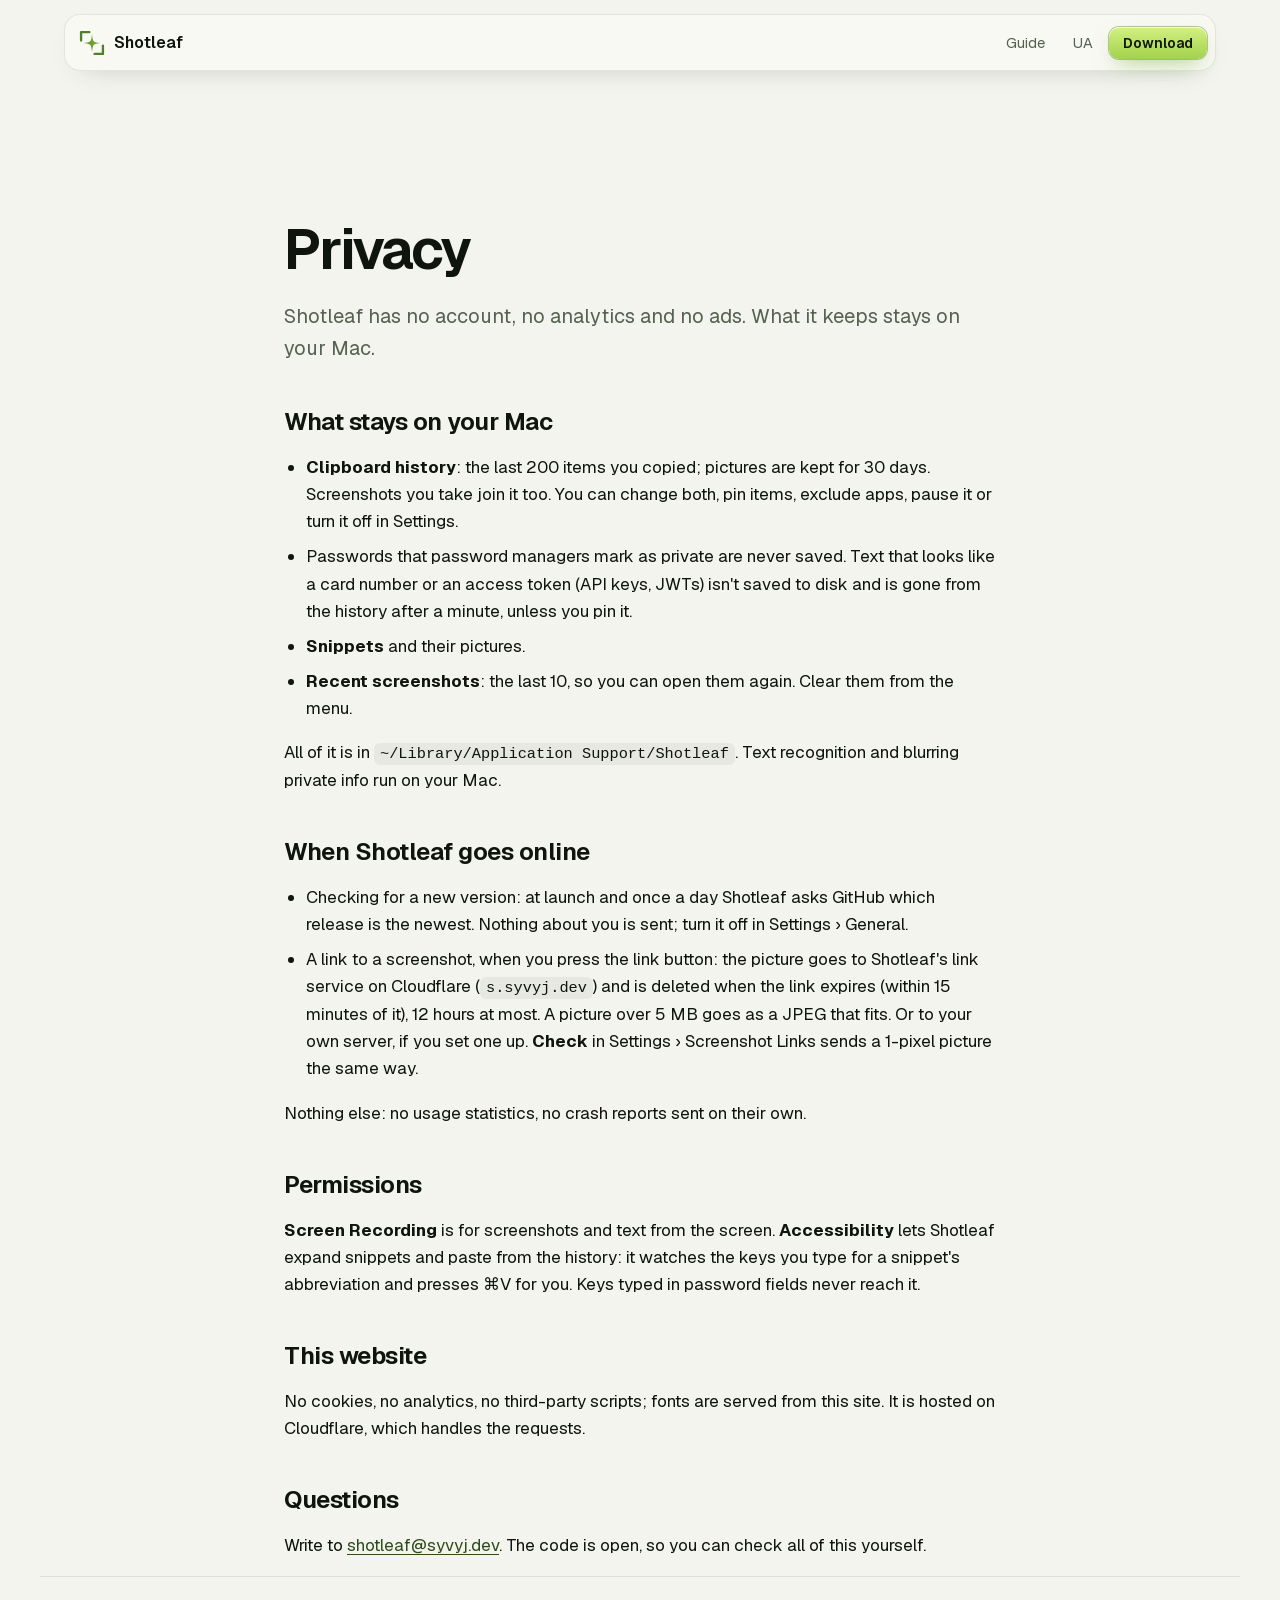
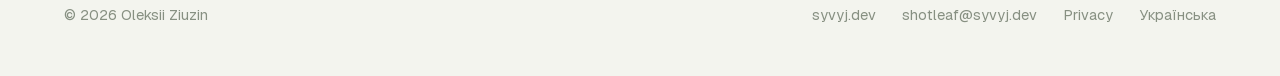
<file: site/privacy/index.html>
<!doctype html>
<html lang="en">
<head>
<meta charset="utf-8">
<meta name="viewport" content="width=device-width, initial-scale=1">
<meta name="color-scheme" content="light">
<title>Privacy — Shotleaf</title>
<meta name="description" content="What Shotleaf keeps on your Mac and what it never sends anywhere.">
<link rel="icon" href="../assets/mark.svg" type="image/svg+xml">
<link rel="icon" href="../assets/favicon.png" sizes="64x64">
<link rel="alternate" hreflang="uk" href="../uk/privacy/">
<link rel="preload" href="../fonts/geist-latin.woff2" as="font" type="font/woff2" crossorigin>
<link rel="stylesheet" href="../style.css?v=91c13e4b">
</head>
<body>
<div class="wrap nav">
  <div class="bar-in">
    <a class="brand" href="../"><img src="../assets/mark.svg" alt="">Shotleaf</a>
    <a class="l" href="../guide/">Guide</a>
    <a class="l lang" href="../uk/privacy/" lang="uk">UA</a>
    <a class="btn primary" href="https://github.com/Syvyj/shotleaf/releases/latest/download/Shotleaf.dmg">Download</a>
  </div>
</div>

<main class="wrap doc">
<h1>Privacy</h1>
<p class="lead">Shotleaf has no account, no analytics and no ads. What it keeps stays on your Mac.</p>

<h2>What stays on your Mac</h2>
<ul>
  <li><b>Clipboard history</b>: the last 200 items you copied; pictures are kept for 30 days. Screenshots you take join it too. You can change both, pin items, exclude apps, pause it or turn it off in Settings.</li>
  <li>Passwords that password managers mark as private are never saved. Text that looks like a card number or an access token (API keys, JWTs) isn't saved to disk and is gone from the history after a minute, unless you pin it.</li>
  <li><b>Snippets</b> and their pictures.</li>
  <li><b>Recent screenshots</b>: the last 10, so you can open them again. Clear them from the menu.</li>
</ul>
<p>All of it is in <code>~/Library/Application Support/Shotleaf</code>. Text recognition and blurring private info run on your Mac.</p>

<h2>When Shotleaf goes online</h2>
<ul>
  <li>Checking for a new version: at launch and once a day Shotleaf asks GitHub which release is the newest. Nothing about you is sent; turn it off in Settings › General.</li>
  <li>A link to a screenshot, when you press the link button: the picture goes to Shotleaf's link service on Cloudflare (<code>s.syvyj.dev</code>) and is deleted when the link expires (within 15 minutes of it), 12 hours at most. A picture over 5 MB goes as a JPEG that fits. Or to your own server, if you set one up. <b>Check</b> in Settings › Screenshot Links sends a 1-pixel picture the same way.</li>
</ul>
<p>Nothing else: no usage statistics, no crash reports sent on their own.</p>

<h2>Permissions</h2>
<p><b>Screen Recording</b> is for screenshots and text from the screen. <b>Accessibility</b> lets Shotleaf expand snippets and paste from the history: it watches the keys you type for a snippet's abbreviation and presses ⌘V for you. Keys typed in password fields never reach it.</p>

<h2>This website</h2>
<p>No cookies, no analytics, no third-party scripts; fonts are served from this site. It is hosted on Cloudflare, which handles the requests.</p>

<h2>Questions</h2>
<p>Write to <a href="mailto:shotleaf@syvyj.dev">shotleaf@syvyj.dev</a>. The code is open, so you can check all of this yourself.</p>
</main>

<footer class="wrap">
  <span>© 2026 Oleksii Ziuzin</span>
  <a href="https://syvyj.dev">syvyj.dev</a>
  <a href="mailto:shotleaf@syvyj.dev">shotleaf@syvyj.dev</a>
  <a href="../privacy/">Privacy</a>
  <a href="../uk/privacy/" lang="uk">Українська</a>
</footer>

</body>
</html>
</file>
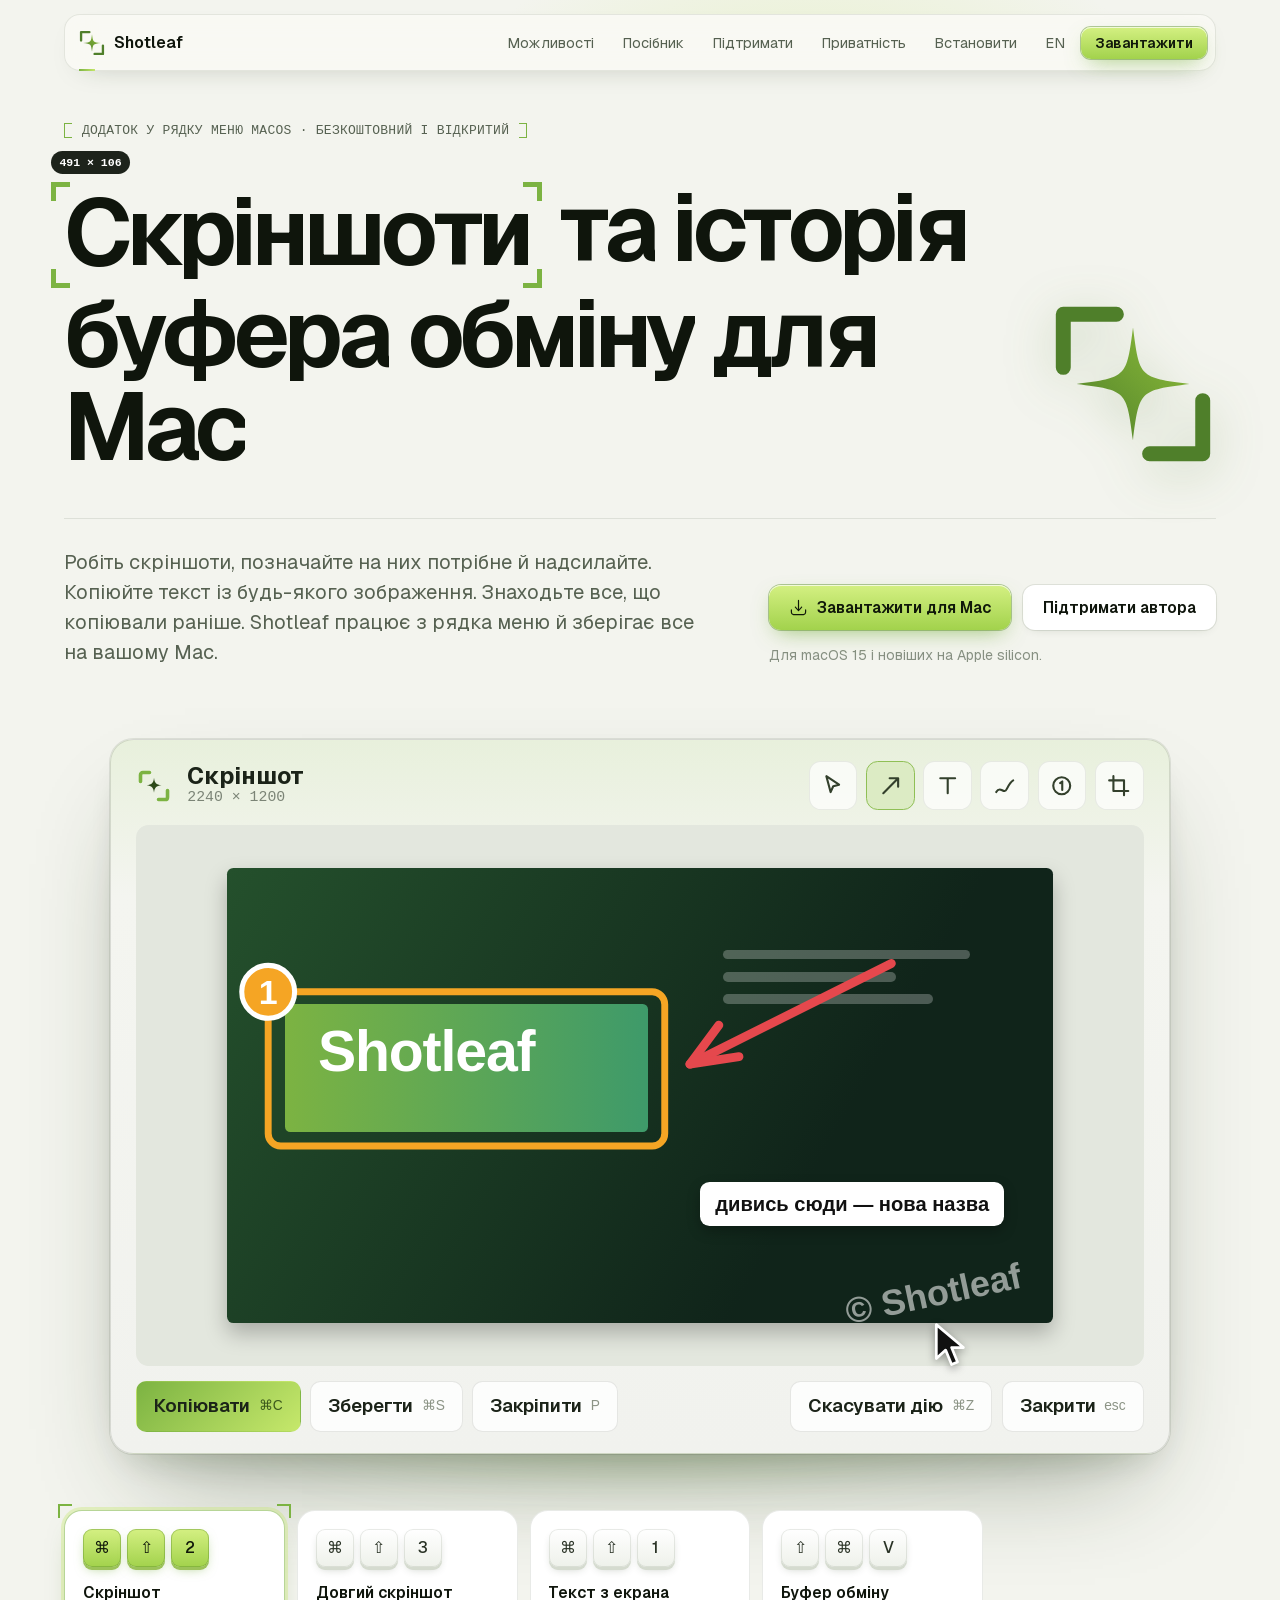
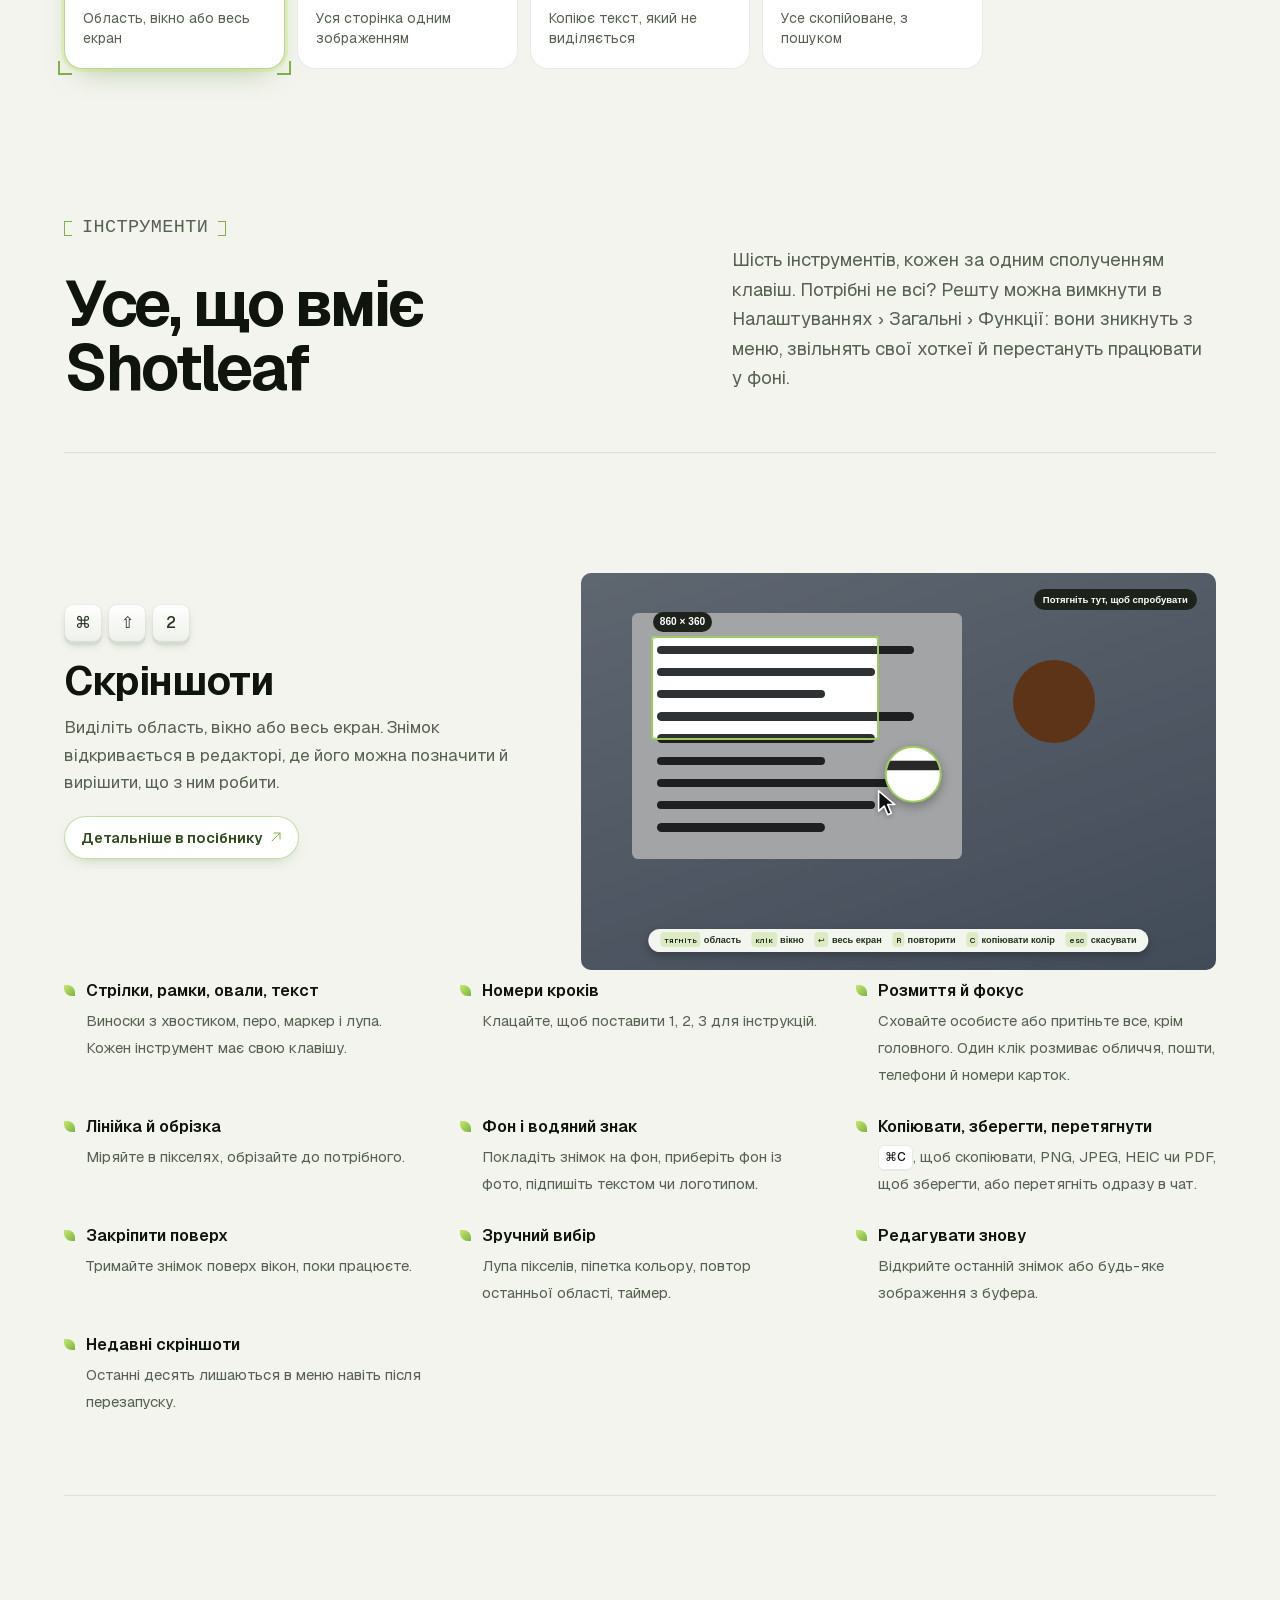
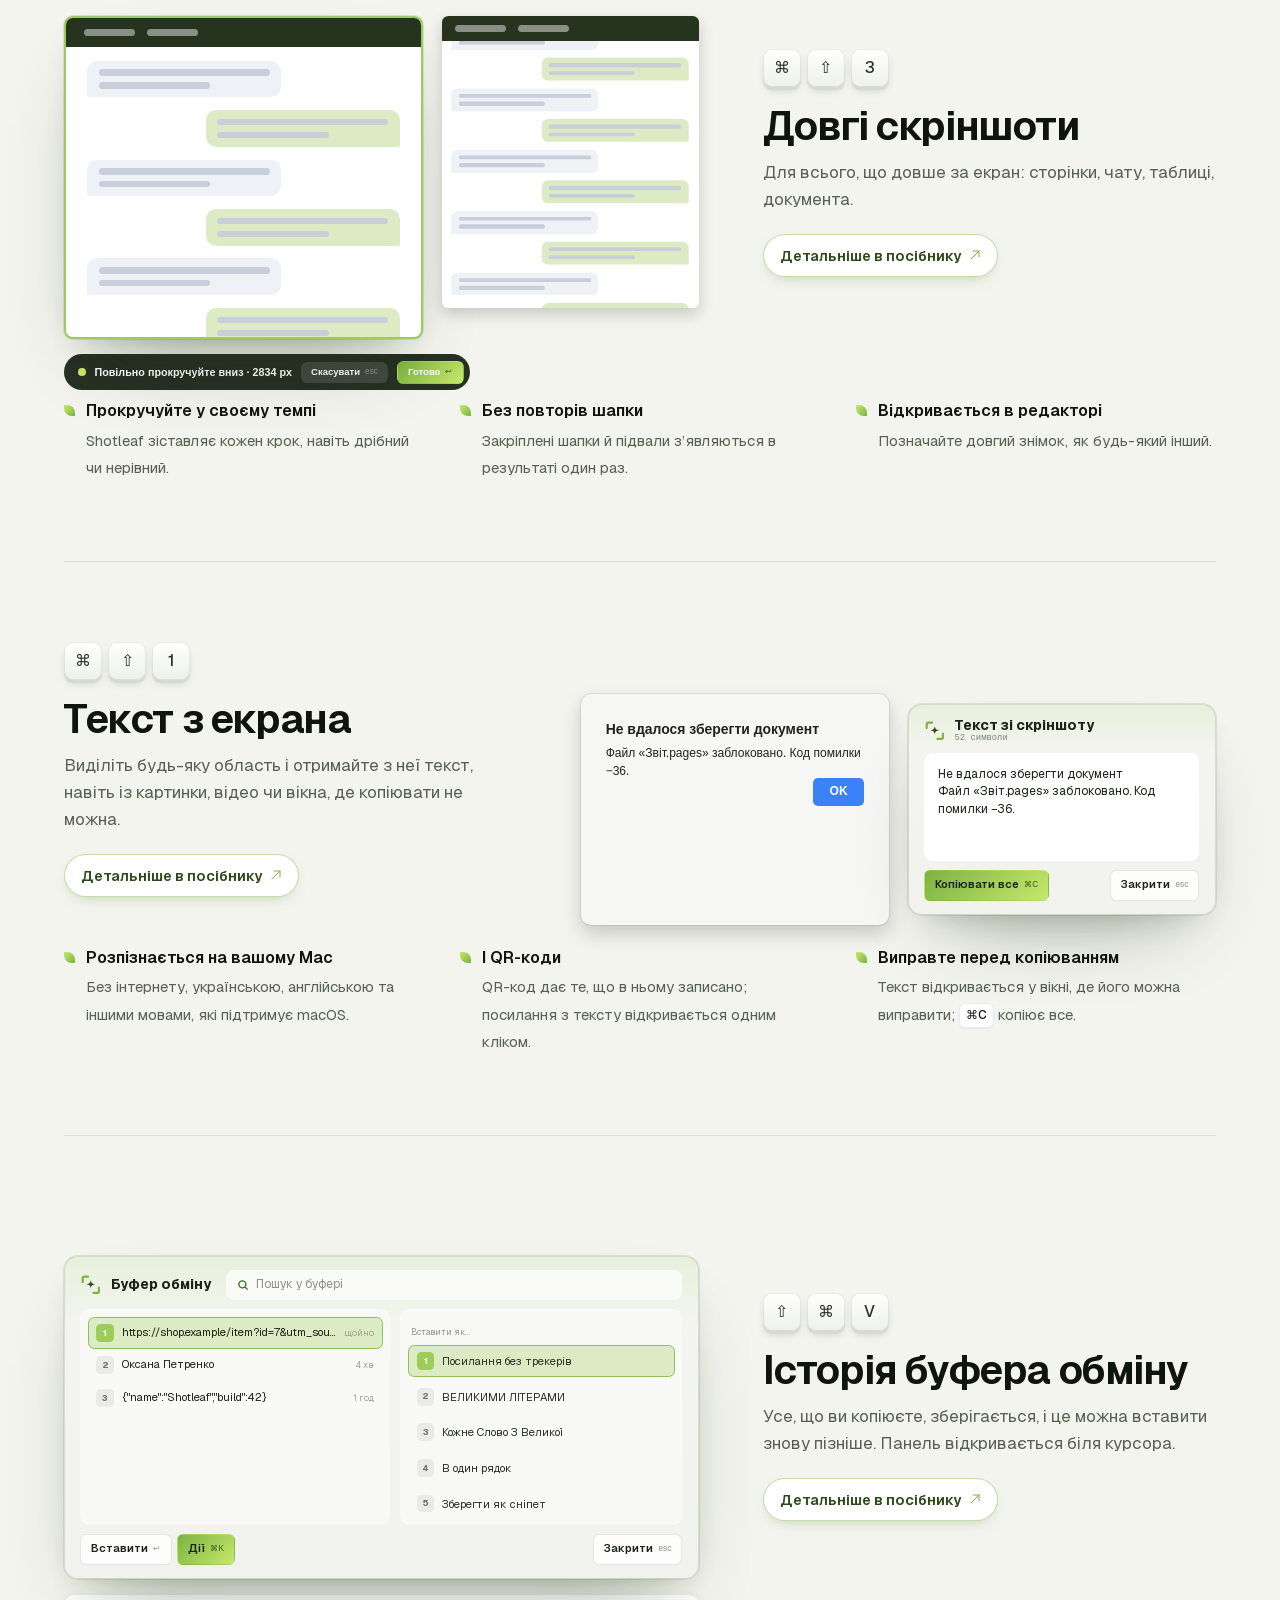
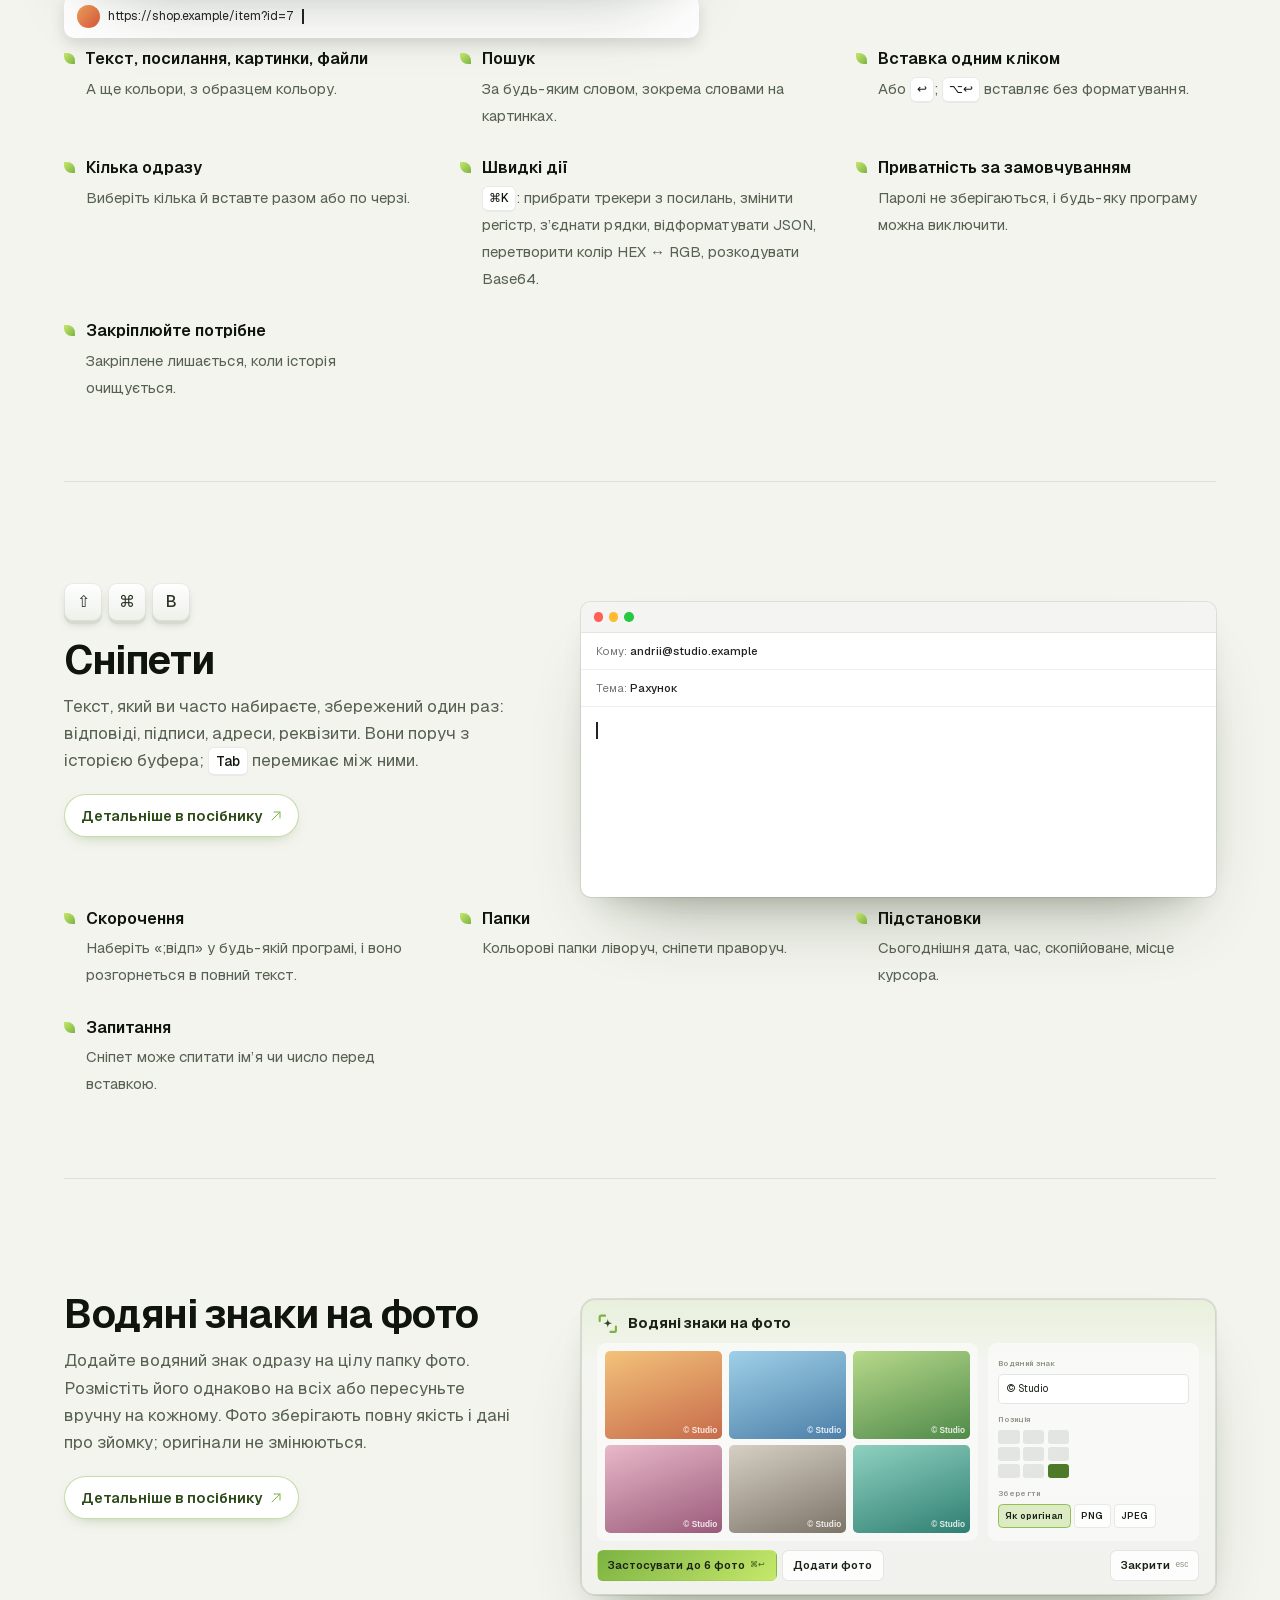
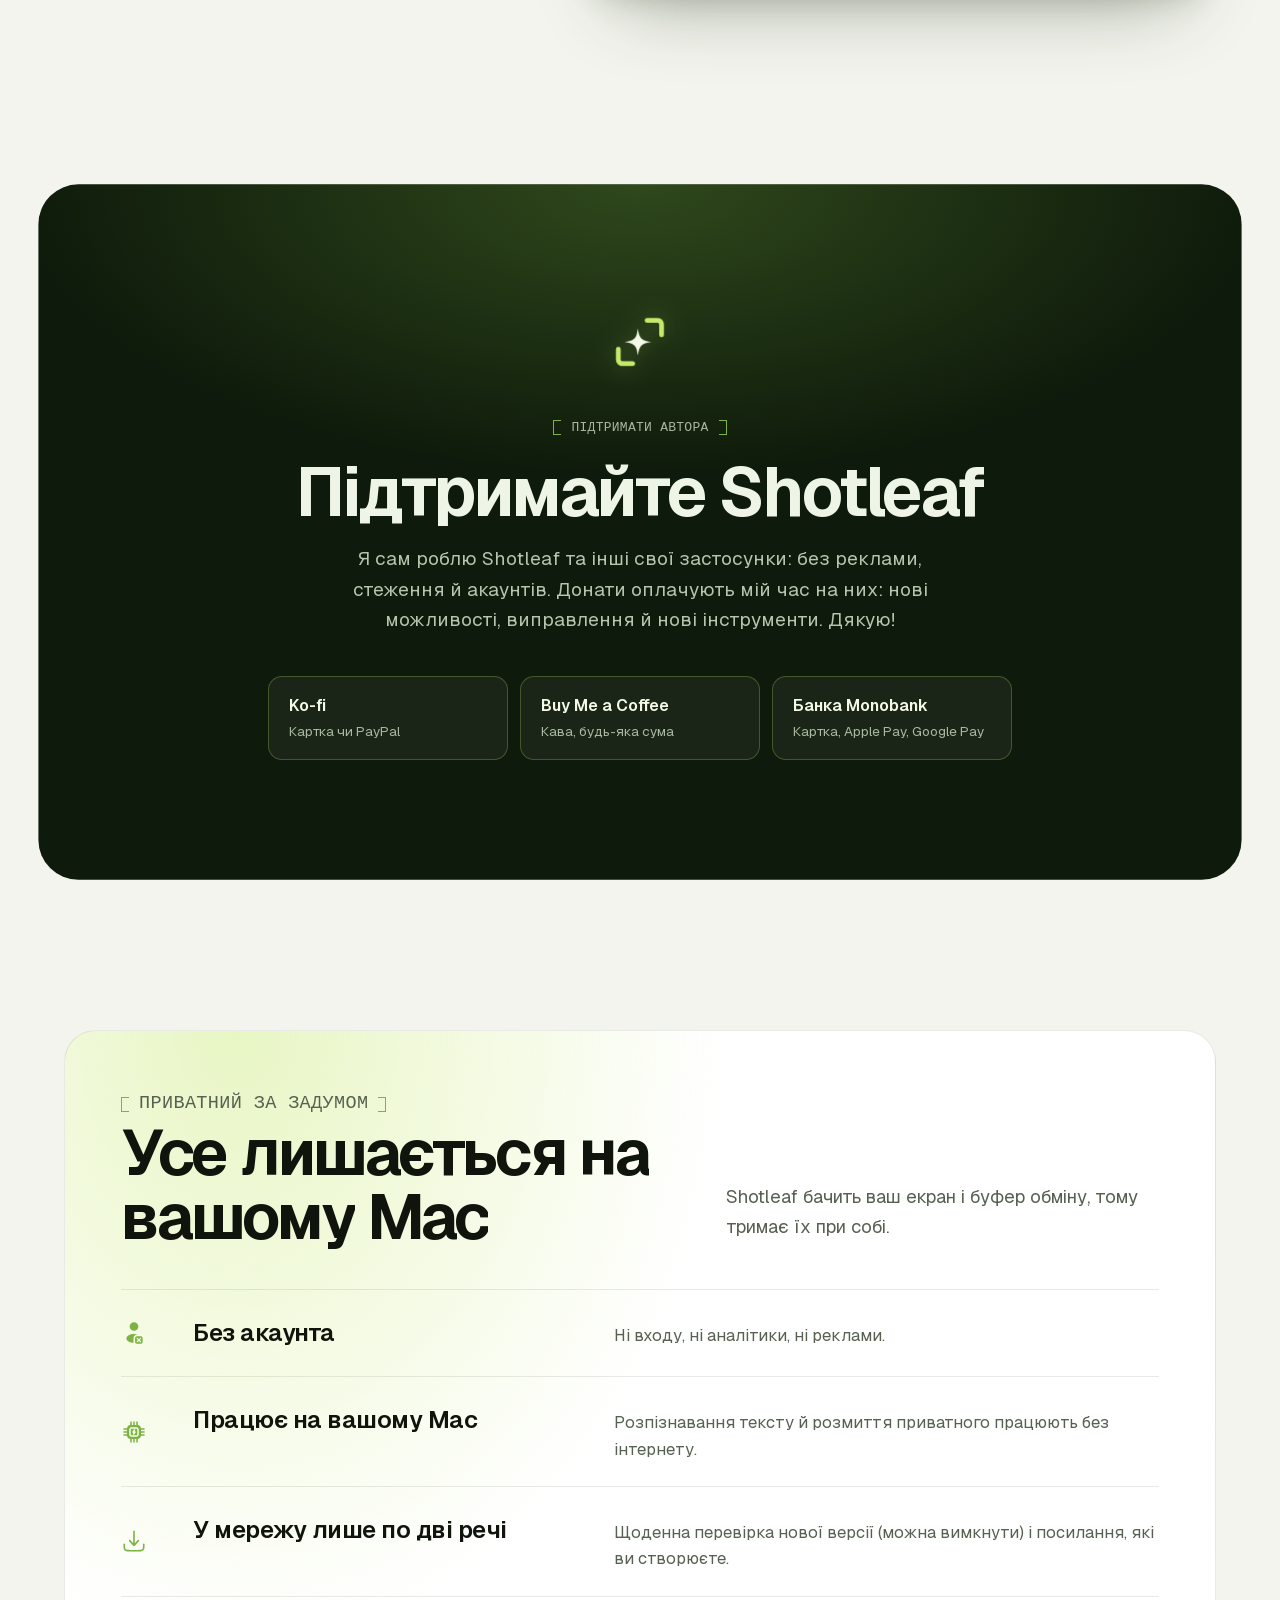
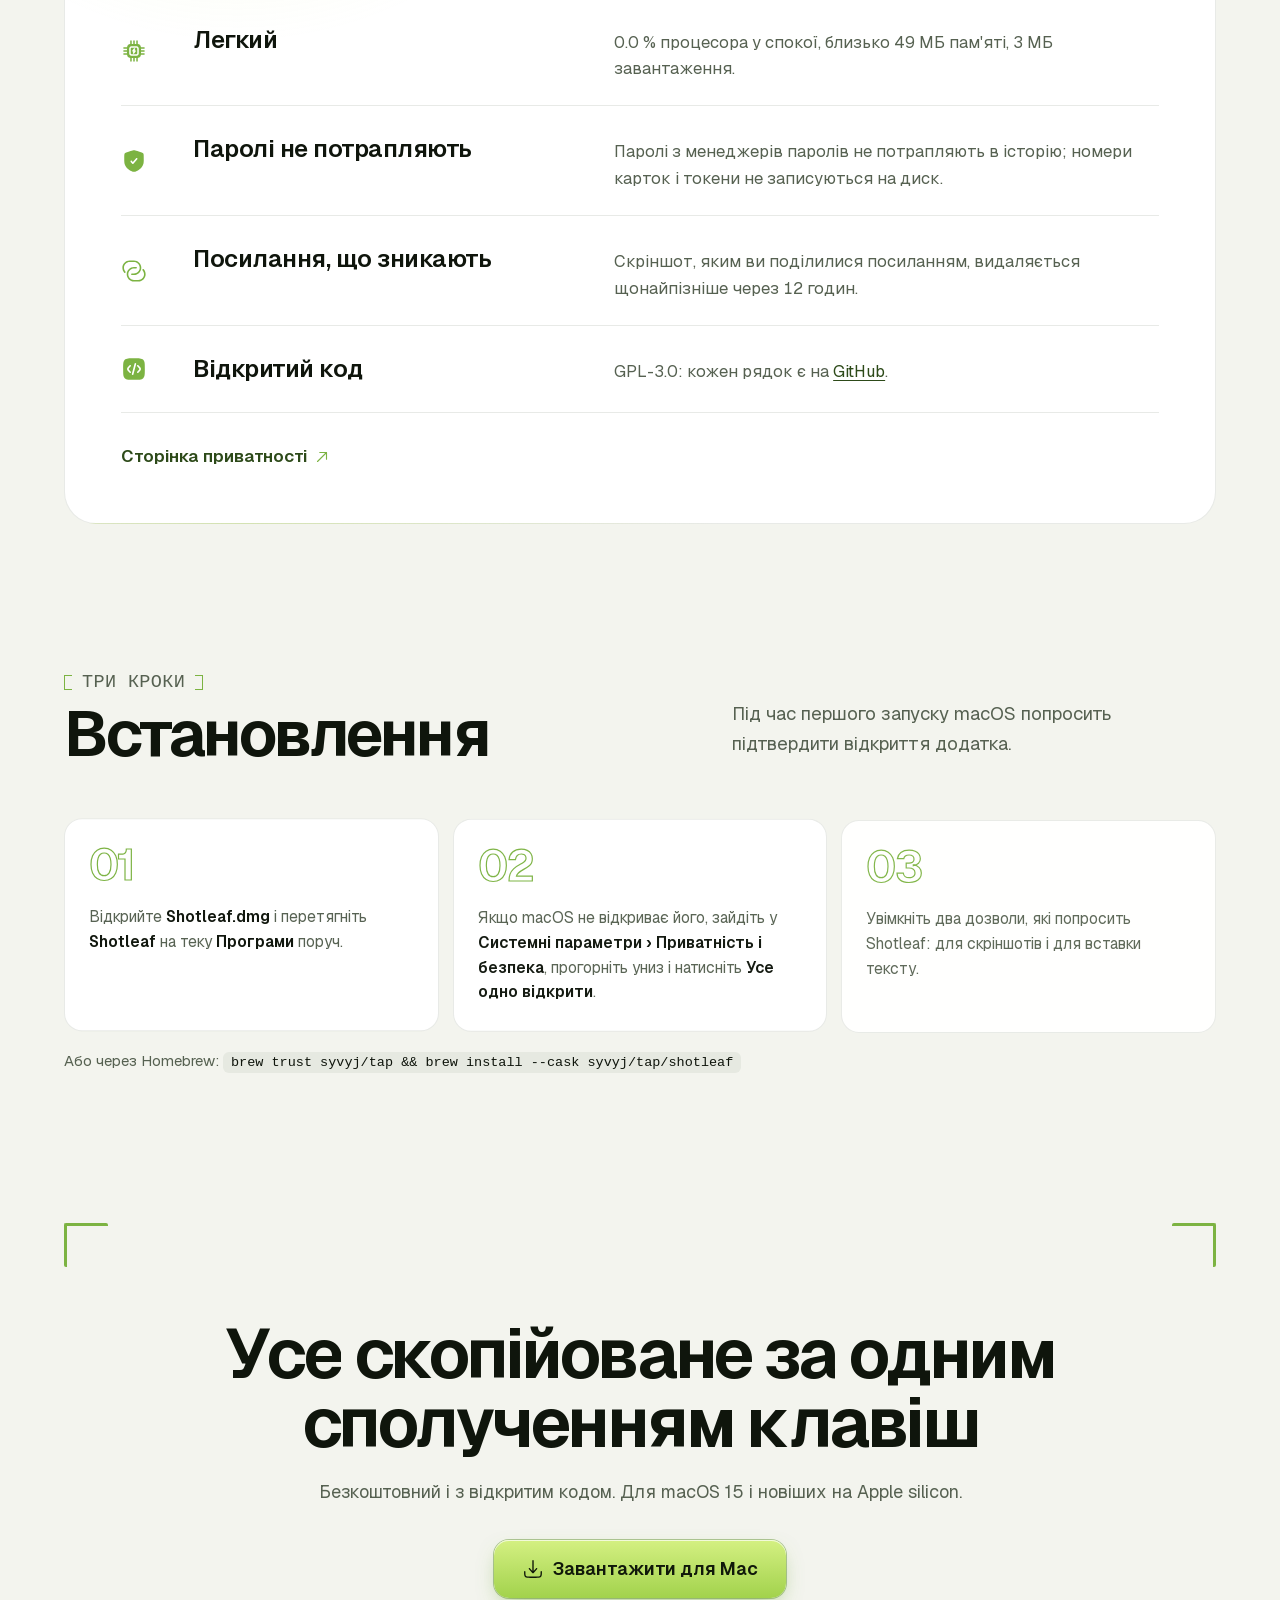
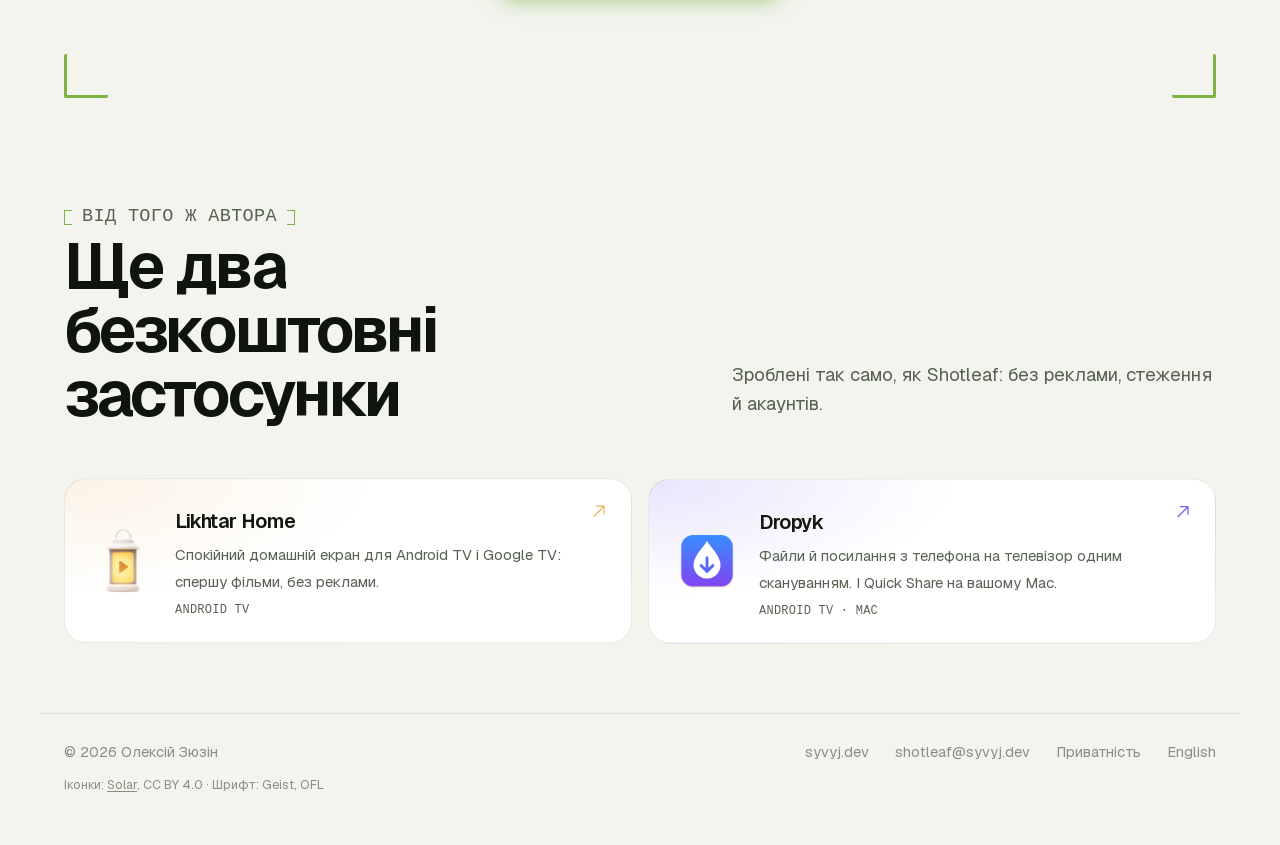
<file: site/uk/index.html>
<!doctype html>
<html lang="uk">
<head>
<meta charset="utf-8">
<meta name="viewport" content="width=device-width, initial-scale=1">
<meta name="color-scheme" content="light">
<title>Shotleaf — скріншоти й буфер обміну для Mac</title>
<meta name="description" content="Скріншоти з позначками, текст із зображень та історія буфера обміну для Mac. Усе зберігається на вашому Mac.">
<meta property="og:type" content="website">
<meta property="og:url" content="https://shotleaf.syvyj.dev/uk/">
<meta property="og:title" content="Shotleaf — скріншоти й буфер обміну для Mac">
<meta property="og:description" content="Скріншоти з позначками, текст із зображень та історія буфера обміну для Mac. Усе зберігається на вашому Mac.">
<meta property="og:image" content="https://shotleaf.syvyj.dev/assets/og-uk.png">
<meta name="twitter:card" content="summary_large_image">
<link rel="icon" href="../assets/mark.svg" type="image/svg+xml">
<link rel="icon" href="../assets/favicon.png" sizes="64x64">
<link rel="alternate" hreflang="en" href="../">
<link rel="preload" href="../fonts/geist-latin.woff2" as="font" type="font/woff2" crossorigin>
<link rel="preload" href="../fonts/geist-cyrillic.woff2" as="font" type="font/woff2" crossorigin>
<link rel="stylesheet" href="../style.css?v=91c13e4b">
<!-- Motion is an extra: without JS (or if it fails to start) the page shows as is. -->
<script>document.documentElement.classList.add("js"); setTimeout(() => document.documentElement.classList.add("ready"), 2500);</script>
</head>
<body>
<!-- Interface icons: Solar by 480 Design (CC BY 4.0), via Iconify (api.iconify.design/solar.json). -->
<svg width="0" height="0" style="position:absolute" aria-hidden="true">
  <symbol id="i-download-minimalistic" viewBox="0 0 24 24"><g fill="currentColor"><path d="M12.5535 16.5061C12.4114 16.6615 12.2106 16.75 12 16.75C11.7894 16.75 11.5886 16.6615 11.4465 16.5061L7.44648 12.1311C7.16698 11.8254 7.18822 11.351 7.49392 11.0715C7.79963 10.792 8.27402 10.8132 8.55352 11.1189L11.25 14.0682V3C11.25 2.58579 11.5858 2.25 12 2.25C12.4142 2.25 12.75 2.58579 12.75 3V14.0682L15.4465 11.1189C15.726 10.8132 16.2004 10.792 16.5061 11.0715C16.8118 11.351 16.833 11.8254 16.5535 12.1311L12.5535 16.5061Z"/><path d="M3.75 15C3.75 14.5858 3.41422 14.25 3 14.25C2.58579 14.25 2.25 14.5858 2.25 15V15.0549C2.24998 16.4225 2.24996 17.5248 2.36652 18.3918C2.48754 19.2919 2.74643 20.0497 3.34835 20.6516C3.95027 21.2536 4.70814 21.5125 5.60825 21.6335C6.47522 21.75 7.57754 21.75 8.94513 21.75H15.0549C16.4225 21.75 17.5248 21.75 18.3918 21.6335C19.2919 21.5125 20.0497 21.2536 20.6517 20.6516C21.2536 20.0497 21.5125 19.2919 21.6335 18.3918C21.75 17.5248 21.75 16.4225 21.75 15.0549V15C21.75 14.5858 21.4142 14.25 21 14.25C20.5858 14.25 20.25 14.5858 20.25 15C20.25 16.4354 20.2484 17.4365 20.1469 18.1919C20.0482 18.9257 19.8678 19.3142 19.591 19.591C19.3142 19.8678 18.9257 20.0482 18.1919 20.1469C17.4365 20.2484 16.4354 20.25 15 20.25H9C7.56459 20.25 6.56347 20.2484 5.80812 20.1469C5.07435 20.0482 4.68577 19.8678 4.40901 19.591C4.13225 19.3142 3.9518 18.9257 3.85315 18.1919C3.75159 17.4365 3.75 16.4354 3.75 15Z"/></g></symbol>
  <symbol id="i-shield-check" viewBox="0 0 24 24"><path fill="currentColor" fill-rule="evenodd" d="M3.37752 5.08241C3 5.62028 3 7.21907 3 10.4167V11.9914C3 17.6294 7.23896 20.3655 9.89856 21.5273C10.62 21.8424 10.9807 22 12 22C13.0193 22 13.38 21.8424 14.1014 21.5273C16.761 20.3655 21 17.6294 21 11.9914V10.4167C21 7.21907 21 5.62028 20.6225 5.08241C20.245 4.54454 18.7417 4.02996 15.7351 3.00079L15.1623 2.80472C13.595 2.26824 12.8114 2 12 2C11.1886 2 10.405 2.26824 8.83772 2.80472L8.26491 3.00079C5.25832 4.02996 3.75503 4.54454 3.37752 5.08241ZM15.0595 10.4995C15.3353 10.1905 15.3085 9.71642 14.9995 9.44055C14.6905 9.16467 14.2164 9.19151 13.9405 9.50049L10.9286 12.8739L10.0595 11.9005C9.78358 11.5915 9.30947 11.5647 9.00049 11.8405C8.69151 12.1164 8.66467 12.5905 8.94055 12.8995L10.3691 14.4995C10.5114 14.6589 10.7149 14.75 10.9286 14.75C11.1422 14.75 11.3457 14.6589 11.488 14.4995L15.0595 10.4995Z" clip-rule="evenodd"/></symbol>
  <symbol id="i-cpu-bolt" viewBox="0 0 24 24"><g fill="currentColor" fill-rule="evenodd" clip-rule="evenodd"><path d="M9.63166 9.02161C9.32905 9.0623 9.2342 9.12798 9.18109 9.18109C9.12798 9.2342 9.0623 9.32905 9.02161 9.63166C8.97823 9.95434 8.97675 10.3923 8.97675 11.0698V12.9302C8.97675 13.6077 8.97823 14.0457 9.02161 14.3684C9.0623 14.671 9.12798 14.7658 9.18109 14.8189C9.2342 14.872 9.32905 14.9377 9.63166 14.9784C9.95434 15.0218 10.3923 15.0233 11.0698 15.0233H12.9302C13.6077 15.0233 14.0457 15.0218 14.3684 14.9784C14.671 14.9377 14.7658 14.872 14.8189 14.8189C14.872 14.7658 14.9377 14.671 14.9784 14.3684C15.0218 14.0457 15.0233 13.6077 15.0233 12.9302V11.0698C15.0233 10.3923 15.0218 9.95434 14.9784 9.63166C14.9377 9.32905 14.872 9.2342 14.8189 9.18109C14.7658 9.12798 14.671 9.0623 14.3684 9.02161C14.0457 8.97823 13.6077 8.97675 12.9302 8.97675H11.0698C10.3923 8.97675 9.95434 8.97823 9.63166 9.02161ZM12.9664 10.5451C13.1904 10.2316 13.1177 9.79583 12.8042 9.57187C12.4906 9.34791 12.0549 9.42053 11.831 9.73407L10.502 11.5945C10.3501 11.8072 10.3298 12.0869 10.4494 12.3193C10.569 12.5517 10.8084 12.6977 11.0698 12.6977H11.5745L11.0336 13.455C10.8097 13.7685 10.8823 14.2043 11.1958 14.4282C11.5094 14.6522 11.9451 14.5796 12.1691 14.266L13.498 12.4056C13.6499 12.1929 13.6702 11.9132 13.5506 11.6808C13.431 11.4484 13.1916 11.3024 12.9302 11.3024H12.4255L12.9664 10.5451Z"/><path d="M12.6977 2.69767C12.6977 2.31236 12.3853 2 12 2C11.6147 2 11.3023 2.31236 11.3023 2.69767V5.48837C10.7916 5.48944 10.3283 5.49342 9.90678 5.50495L9.90698 5.48837V2.69767C9.90698 2.31236 9.59462 2 9.2093 2C8.82399 2 8.51163 2.31236 8.51163 2.69767V5.48837C8.51163 5.52487 8.51443 5.56071 8.51984 5.5957C7.58381 5.71067 6.93517 5.94879 6.44198 6.44198C5.94879 6.93517 5.71067 7.58381 5.5957 8.51984C5.56071 8.51443 5.52487 8.51163 5.48837 8.51163H2.69767C2.31236 8.51163 2 8.82399 2 9.2093C2 9.59462 2.31236 9.90698 2.69767 9.90698H5.48837L5.50495 9.90678C5.49342 10.3283 5.48991 10.7916 5.48884 11.3023L2.69767 11.3023C2.31236 11.3023 2 11.6147 2 12C2 12.3853 2.31236 12.6977 2.69767 12.6977H5.48837C5.48944 13.2084 5.49342 13.6717 5.50495 14.0932L5.48837 14.093H2.69767C2.31236 14.093 2 14.4054 2 14.7907C2 15.176 2.31236 15.4884 2.69767 15.4884H5.48837C5.52487 15.4884 5.56071 15.4856 5.5957 15.4802C5.71067 16.4162 5.94879 17.0648 6.44198 17.558C6.93517 18.0512 7.58381 18.2893 8.51984 18.4043C8.51443 18.4393 8.51163 18.4751 8.51163 18.5116V21.3023C8.51163 21.6876 8.82399 22 9.2093 22C9.59462 22 9.90698 21.6876 9.90698 21.3023V18.5116L9.90678 18.495C10.3283 18.5066 10.7916 18.5101 11.3023 18.5112L11.3023 21.3023C11.3023 21.6876 11.6147 22 12 22C12.3853 22 12.6977 21.6876 12.6977 21.3023V18.5116C13.2084 18.5106 13.6717 18.5066 14.0932 18.495L14.093 18.5116V21.3023C14.093 21.6876 14.4054 22 14.7907 22C15.176 22 15.4884 21.6876 15.4884 21.3023V18.5116C15.4884 18.4751 15.4856 18.4393 15.4802 18.4043C16.4162 18.2893 17.0648 18.0512 17.558 17.558C18.0512 17.0648 18.2893 16.4162 18.4043 15.4802C18.4393 15.4856 18.4751 15.4884 18.5116 15.4884H21.3023C21.6876 15.4884 22 15.176 22 14.7907C22 14.4054 21.6876 14.093 21.3023 14.093H18.5116L18.495 14.0932C18.5066 13.6717 18.5101 13.2084 18.5112 12.6977L21.3023 12.6977C21.6876 12.6977 22 12.3853 22 12C22 11.6147 21.6876 11.3023 21.3023 11.3023H18.5116C18.5106 10.7916 18.5066 10.3283 18.495 9.90678L18.5116 9.90698H21.3023C21.6876 9.90698 22 9.59462 22 9.2093C22 8.82399 21.6876 8.51163 21.3023 8.51163H18.5116C18.4751 8.51163 18.4393 8.51443 18.4043 8.51984C18.2893 7.58381 18.0512 6.93517 17.558 6.44198C17.0648 5.94879 16.4162 5.71067 15.4802 5.5957C15.4856 5.56071 15.4884 5.52487 15.4884 5.48837V2.69767C15.4884 2.31236 15.176 2 14.7907 2C14.4054 2 14.093 2.31236 14.093 2.69767V5.48837L14.0932 5.50495C13.6717 5.49342 13.2084 5.48991 12.6977 5.48884V2.69767ZM9.44573 7.63871C9.87247 7.58133 10.4054 7.58136 11.0238 7.5814H12.9762C13.5947 7.58136 14.1275 7.58133 14.5543 7.63871C15.0116 7.70019 15.45 7.83885 15.8056 8.19443C16.1612 8.55001 16.2998 8.98839 16.3613 9.44573C16.4187 9.87246 16.4186 10.4053 16.4186 11.0238V12.9762C16.4186 13.5946 16.4187 14.1275 16.3613 14.5543C16.2998 15.0116 16.1612 15.45 15.8056 15.8056C15.45 16.1612 15.0116 16.2998 14.5543 16.3613C14.1275 16.4187 13.5947 16.4186 12.9762 16.4186H11.0238C10.4054 16.4186 9.87246 16.4187 9.44573 16.3613C8.98839 16.2998 8.55001 16.1612 8.19443 15.8056C7.83885 15.45 7.70019 15.0116 7.63871 14.5543C7.58133 14.1275 7.58136 13.5946 7.5814 12.9762V11.0238C7.58136 10.4054 7.58133 9.87247 7.63871 9.44573C7.70019 8.98839 7.83885 8.55001 8.19443 8.19443C8.55001 7.83885 8.98839 7.70019 9.44573 7.63871Z"/></g></symbol>
  <symbol id="i-link-round" viewBox="0 0 24 24"><path fill="currentColor" fill-rule="evenodd" d="M1.25 9C1.25 5.27208 4.27208 2.25 8 2.25H12C15.7279 2.25 18.75 5.27208 18.75 9C18.75 12.7279 15.7279 15.75 12 15.75H10C9.58579 15.75 9.25 15.4142 9.25 15C9.25 14.5858 9.58579 14.25 10 14.25H12C14.8995 14.25 17.25 11.8995 17.25 9C17.25 6.10051 14.8995 3.75 12 3.75H8C5.10051 3.75 2.75 6.10051 2.75 9C2.75 10.3451 3.25487 11.5705 4.08664 12.4998C4.36288 12.8085 4.33662 13.2826 4.02797 13.5589C3.71933 13.8351 3.24518 13.8088 2.96894 13.5002C1.90054 12.3065 1.25 10.7283 1.25 9ZM12 9.75C9.10051 9.75 6.75 12.1005 6.75 15C6.75 17.8995 9.10051 20.25 12 20.25H16C18.8995 20.25 21.25 17.8995 21.25 15C21.25 13.6549 20.7451 12.4295 19.9134 11.5002C19.6371 11.1915 19.6634 10.7174 19.972 10.4411C20.2807 10.1649 20.7548 10.1912 21.0311 10.4998C22.0995 11.6935 22.75 13.2717 22.75 15C22.75 18.7279 19.7279 21.75 16 21.75H12C8.27208 21.75 5.25 18.7279 5.25 15C5.25 11.2721 8.27208 8.25 12 8.25H14C14.4142 8.25 14.75 8.58579 14.75 9C14.75 9.41421 14.4142 9.75 14 9.75H12Z" clip-rule="evenodd"/></symbol>
  <symbol id="i-code-square" viewBox="0 0 24 24"><path fill="currentColor" fill-rule="evenodd" d="M3.46447 3.46447C2 4.92893 2 7.28595 2 12C2 16.714 2 19.0711 3.46447 20.5355C4.92893 22 7.28595 22 12 22C16.714 22 19.0711 22 20.5355 20.5355C22 19.0711 22 16.714 22 12C22 7.28595 22 4.92893 20.5355 3.46447C19.0711 2 16.714 2 12 2C7.28595 2 4.92893 2 3.46447 3.46447ZM13.4881 6.44591C13.8882 6.55311 14.1256 6.96437 14.0184 7.36447L11.4302 17.0237C11.323 17.4238 10.9117 17.6613 10.5116 17.5541C10.1115 17.4468 9.8741 17.0356 9.98131 16.6355L12.5695 6.97624C12.6767 6.57614 13.088 6.3387 13.4881 6.44591ZM14.9697 8.46967C15.2626 8.17678 15.7374 8.17678 16.0303 8.46967L16.2387 8.67801C16.874 9.3133 17.4038 9.84308 17.7678 10.3202C18.1521 10.8238 18.4216 11.3559 18.4216 12C18.4216 12.6441 18.1521 13.1762 17.7678 13.6798C17.4038 14.1569 16.874 14.6867 16.2387 15.322L16.0303 15.5303C15.7374 15.8232 15.2626 15.8232 14.9697 15.5303C14.6768 15.2374 14.6768 14.7626 14.9697 14.4697L15.1412 14.2981C15.8229 13.6164 16.2797 13.1574 16.5753 12.7699C16.8577 12.3998 16.9216 12.1843 16.9216 12C16.9216 11.8157 16.8577 11.6002 16.5753 11.2301C16.2797 10.8426 15.8229 10.3836 15.1412 9.70191L14.9697 9.53033C14.6768 9.23744 14.6768 8.76257 14.9697 8.46967ZM7.96986 8.46967C8.26275 8.17678 8.73762 8.17678 9.03052 8.46967C9.32341 8.76257 9.32341 9.23744 9.03052 9.53033L8.85894 9.70191C8.17729 10.3836 7.72052 10.8426 7.42488 11.2301C7.14245 11.6002 7.07861 11.8157 7.07861 12C7.07861 12.1843 7.14245 12.3998 7.42488 12.7699C7.72052 13.1574 8.17729 13.6164 8.85894 14.2981L9.03052 14.4697C9.32341 14.7626 9.32341 15.2374 9.03052 15.5303C8.73762 15.8232 8.26275 15.8232 7.96986 15.5303L7.76151 15.322C7.12617 14.6867 6.59638 14.1569 6.23235 13.6798C5.84811 13.1762 5.57861 12.6441 5.57861 12C5.57861 11.3559 5.84811 10.8238 6.23235 10.3202C6.59638 9.84308 7.12617 9.31331 7.76151 8.67801L7.96986 8.46967Z" clip-rule="evenodd"/></symbol>
  <symbol id="i-user-cross-rounded" viewBox="0 0 24 24"><g fill="currentColor"><path fill-rule="evenodd" d="M16.5 15C18.1499 15 18.9747 15.0001 19.4873 15.5127C19.9999 16.0253 20 16.8501 20 18.5C20 20.1499 19.9999 20.9747 19.4873 21.4873C18.9747 21.9999 18.1499 22 16.5 22C14.8501 22 14.0253 21.9999 13.5127 21.4873C13.0001 20.9747 13 20.1499 13 18.5C13 16.8501 13.0001 16.0253 13.5127 15.5127C14.0253 15.0001 14.8501 15 16.5 15ZM18.4678 16.5322C18.24 16.3045 17.8714 16.3045 17.6436 16.5322L16.5 17.6748L15.3564 16.5322C15.1286 16.3045 14.76 16.3045 14.5322 16.5322C14.3045 16.76 14.3045 17.1286 14.5322 17.3564L15.6748 18.5L14.5322 19.6436C14.3045 19.8714 14.3045 20.24 14.5322 20.4678C14.76 20.6955 15.1286 20.6955 15.3564 20.4678L16.5 19.3252L17.6436 20.4678C17.8714 20.6955 18.24 20.6955 18.4678 20.4678C18.6955 20.24 18.6955 19.8714 18.4678 19.6436L17.3252 18.5L18.4678 17.3564C18.6955 17.1286 18.6955 16.76 18.4678 16.5322Z" clip-rule="evenodd"/><path d="M12 13C13.24 13 14.4049 13.1846 15.415 13.5078C15.0415 13.5166 14.6918 13.5352 14.3799 13.5771C13.737 13.6636 13.0336 13.8707 12.4521 14.4521C11.8707 15.0336 11.6636 15.737 11.5771 16.3799C11.4995 16.9576 11.4999 17.6635 11.5 18.4141V18.5859C11.4999 19.3365 11.4995 20.0424 11.5771 20.6201C11.5937 20.7432 11.6154 20.8688 11.6426 20.9951C7.94288 20.8887 5 19.1406 5 17C5 14.7909 8.13401 13 12 13Z"/><path d="M12 2C14.2091 2 16 3.79086 16 6C16 8.20914 14.2091 10 12 10C9.79086 10 8 8.20914 8 6C8 3.79086 9.79086 2 12 2Z"/></g></symbol>
  <symbol id="i-arrow-right-up" viewBox="0 0 24 24"><path fill="none" stroke="currentColor" stroke-linecap="round" stroke-linejoin="round" stroke-width="1.5" d="M6 18L18 6M18 15V6H9"/></symbol>
  <symbol id="i-heart" viewBox="0 0 24 24"><path fill="currentColor" d="M2 9.1371C2 14 6.01943 16.5914 8.96173 18.9109C10 19.7294 11 20.5 12 20.5C13 20.5 14 19.7294 15.0383 18.9109C17.9806 16.5914 22 14 22 9.1371C22 4.27416 16.4998 0.825464 12 5.50063C7.50016 0.825464 2 4.27416 2 9.1371Z"/></symbol>
</svg>


<svg width="0" height="0" style="position:absolute" aria-hidden="true">
  <symbol id="logo" viewBox="0 0 24 24"><path d="M3 9V4.6C3 3.7 3.7 3 4.6 3H9M21 15v4.4c0 .9-.7 1.6-1.6 1.6H15" fill="none" stroke="#7cb342" stroke-width="2.4" stroke-linecap="round"/><path d="M12 6.5c.5 3.7 1.3 4.5 5 5-3.7.5-4.5 1.3-5 5-.5-3.7-1.3-4.5-5-5 3.7-.5 4.5-1.3 5-5z" fill="#2d4a19"/></symbol>
  <symbol id="spark" viewBox="0 0 24 24"><path d="M3 9V4.6C3 3.7 3.7 3 4.6 3H9M21 15v4.4c0 .9-.7 1.6-1.6 1.6H15" fill="none" stroke="#c6e86b" stroke-width="2" stroke-linecap="round"/><path d="M12 5.5c.6 4.2 1.4 5 5.6 5.6-4.2.6-5 1.4-5.6 5.6-.6-4.2-1.4-5-5.6-5.6 4.2-.6 5-1.4 5.6-5.6z" fill="#f4fae6"/></symbol>
  <symbol id="cur" viewBox="0 0 20 28"><path d="M2 2v20l5.5-5 3.5 8.5 3.5-1.5-3.5-8.5H18z" fill="#111" stroke="#fff" stroke-width="1.6" stroke-linejoin="round"/></symbol>
</svg>

<div class="wrap nav">
  <div class="bar-in">
    <a class="brand" href="./"><img src="../assets/mark.svg" alt="">Shotleaf</a>
    <a class="l" href="#features">Можливості</a>
    <a class="l" href="../uk/guide/">Посібник</a>
    <a class="l" href="#support">Підтримати</a>
    <a class="l" href="#private">Приватність</a>
    <a class="l" href="#install">Встановити</a>
    <a class="l lang" href="../" lang="en">EN</a>
    <a class="btn primary" href="https://github.com/Syvyj/shotleaf/releases/latest/download/Shotleaf.dmg">Завантажити</a>
    <i class="progress" aria-hidden="true"></i>
  </div>
</div>

<main>
<section class="wrap hero">
  <div class="hero-top">
    <div>
      <p class="eyebrow">Додаток у рядку меню macOS · безкоштовний і відкритий</p>
      <h1 data-split><span class="frame fc"><i></i><i></i><i></i><i></i><b class="dim" aria-hidden="true"></b>Скріншоти</span> та історія буфера обміну для Mac</h1>
    </div>
    <img class="icon" src="../assets/mark.svg" alt="Іконка Shotleaf" width="168" height="168">
  </div>
  <div class="hero-row">
    <p class="sub">Робіть скріншоти, позначайте на них потрібне й надсилайте. Копіюйте текст із будь-якого зображення. Знаходьте все, що копіювали раніше. Shotleaf працює з рядка меню й зберігає все на вашому Mac.</p>
    <div class="cta-col">
      <div class="cta">
        <a class="btn primary" href="https://github.com/Syvyj/shotleaf/releases/latest/download/Shotleaf.dmg"><svg aria-hidden="true"><use href="#i-download-minimalistic"/></svg>Завантажити для Mac</a>
        <a class="btn quiet" href="#support">Підтримати автора</a>
      </div>
      
      <p class="req">Для macOS 15 і новіших на Apple silicon.</p>
    </div>
  </div>

  <div class="slides">
    <div class="slide on" data-tab="shot"><div class="mock m-edit">
      <div class="win">
        <div class="win-head">
          <svg class="logo"><use href="#logo"/></svg>
          <div class="win-title">Скріншот<small>2240 × 1200</small></div>
          <div class="tiles">
            <span class="tile"><svg viewBox="0 0 24 24"><path d="M6 3l12 8-5.5 1.5L10 18z"/></svg></span>
            <span class="tile t-arrow on"><svg viewBox="0 0 24 24"><path d="M5 19 19 5M19 5h-8M19 5v8"/></svg></span>
            <span class="tile"><svg viewBox="0 0 24 24"><path d="M5 5h14M12 5v14"/></svg></span>
            <span class="tile"><svg viewBox="0 0 24 24"><path d="M4 18c4-7 7 3 10-3s4-7 6-8"/></svg></span>
            <span class="tile"><svg viewBox="0 0 24 24"><circle cx="12" cy="12" r="8"/><path d="M10.5 9.5 12.5 8v8"/></svg></span>
            <span class="tile"><svg viewBox="0 0 24 24"><path d="M7 3v14h14M3 7h14v14"/></svg></span>
          </div>
        </div>
        <div class="canvas">
          <div class="shot"><div class="word">Shotleaf</div><div class="lines"><i></i><i></i><i></i></div></div>
          <svg class="ink" viewBox="0 0 160 86">
            <path class="a-line" d="M120 22 88 38" pathLength="1" stroke-dasharray="1" stroke="#e5484d" stroke-width="1.4" stroke-linecap="round" fill="none"/>
            <path class="a-head" d="M88 38l7.8-1.2M88 38l4.6-6.2" stroke="#e5484d" stroke-width="1.4" stroke-linecap="round" fill="none"/>
            <rect class="a-rect" x="21" y="26.5" width="63" height="24.5" rx="2" pathLength="1" stroke-dasharray="1" stroke="#f5a524" fill="none" stroke-width="1.1"/>
          </svg>
          <svg class="ink" viewBox="0 0 160 86"><g class="a-step"><circle cx="21" cy="26.5" r="4.2" fill="#f5a524" stroke="#fff" stroke-width=".8"/><text x="21" y="28.4" font-size="5.4" font-weight="800" fill="#fff" text-anchor="middle" font-family="-apple-system, sans-serif">1</text></g></svg>
          <div class="callout"><span>дивись сюди — нова назва</span></div>
          <div class="wm">© Shotleaf</div>
          <div class="toast"><b>✓</b>Скопійовано</div>
        </div>
        <div class="bar">
          <span class="b go copy">Копіювати <i>⌘C</i></span><span class="b">Зберегти <i>⌘S</i></span><span class="b">Закріпити <i>P</i></span>
          <span class="sp"></span><span class="b">Скасувати дію <i>⌘Z</i></span><span class="b">Закрити <i>esc</i></span>
        </div>
      </div>
      <svg class="cursor" style="left:78%;top:76%"><use href="#cur"/></svg>
    </div></div>
    <div class="slide" data-tab="scroll"><div class="mock m-scroll">
        <div class="stage">
          <div class="view">
            <div class="sticky"><i></i><i></i></div>
            <div class="page">
              <div class="card-i"><b style="background:#f3b562"></b><span><i></i><i></i></span></div>
              <div class="card-i"><b style="background:#7cb342"></b><span><i></i><i></i></span></div>
              <div class="card-i"><b style="background:#5b8def"></b><span><i></i><i></i></span></div>
              <div class="card-i"><b style="background:#e5484d"></b><span><i></i><i></i></span></div>
              <div class="card-i"><b style="background:#9b6bd8"></b><span><i></i><i></i></span></div>
              <div class="card-i"><b style="background:#2fb3a6"></b><span><i></i><i></i></span></div>
              <div class="card-i"><b style="background:#f3b562"></b><span><i></i><i></i></span></div>
              <div class="card-i"><b style="background:#7cb342"></b><span><i></i><i></i></span></div>
              <div class="card-i"><b style="background:#5b8def"></b><span><i></i><i></i></span></div>
              <div class="card-i"><b style="background:#e5484d"></b><span><i></i><i></i></span></div>
            </div>
          </div>
          <div class="strip"><div class="grow">
            <div class="sticky"><i></i><i></i></div>
            <div class="page">
              <div class="card-i"><b style="background:#f3b562"></b><span><i></i><i></i></span></div>
              <div class="card-i"><b style="background:#7cb342"></b><span><i></i><i></i></span></div>
              <div class="card-i"><b style="background:#5b8def"></b><span><i></i><i></i></span></div>
              <div class="card-i"><b style="background:#e5484d"></b><span><i></i><i></i></span></div>
              <div class="card-i"><b style="background:#9b6bd8"></b><span><i></i><i></i></span></div>
              <div class="card-i"><b style="background:#2fb3a6"></b><span><i></i><i></i></span></div>
              <div class="card-i"><b style="background:#f3b562"></b><span><i></i><i></i></span></div>
              <div class="card-i"><b style="background:#7cb342"></b><span><i></i><i></i></span></div>
              <div class="card-i"><b style="background:#5b8def"></b><span><i></i><i></i></span></div>
              <div class="card-i"><b style="background:#e5484d"></b><span><i></i><i></i></span></div>
            </div>
          </div></div>
        </div>
        <div class="rbar"><span class="dot"></span><span>Повільно прокручуйте вниз · <span class="n"></span></span><span class="b ghost">Скасувати <i>esc</i></span><span class="b go">Готово <i>↩</i></span></div>
      </div></div>
    <div class="slide" data-tab="ocr"><div class="mock m-ocr">
        <div class="stage">
          <div class="paper">Зустріч о 15:00 біля офісу<br>Agenda: Q3 report, budget<div class="scan"></div></div>
          <div class="win">
            <div class="win-head"><svg class="logo"><use href="#logo"/></svg><div class="win-title">Текст зі скріншоту<small>52 символи</small></div></div>
            <div class="text"><div>Зустріч о 15:00 біля офісу</div><div>Agenda: Q3 report, budget</div></div>
            <div class="bar"><span class="b go">Копіювати все <i>⌘C</i></span><span class="sp"></span><span class="b">Закрити <i>esc</i></span></div>
          </div>
        </div>
      </div></div>
    <div class="slide" data-tab="clip"><div class="mock m-clip" data-q="imax" data-chars="символів">
        <div class="win">
          <div class="win-head">
            <svg class="logo"><use href="#logo"/></svg>
            <div class="win-title" style="margin-right:1cqw">Буфер обміну</div>
            <div class="search"><svg viewBox="0 0 24 24"><circle cx="11" cy="11" r="6"/><path d="m20 20-4.5-4.5"/></svg><span class="q"></span><span class="caret"></span><span class="ph">Пошук у буфері</span></div>
          </div>
          <div class="panel">
            <div class="list">
              <div class="row sel" data-text="IMAX у неділю — 2 місця, ряд G"><span class="k">1</span><span class="t">IMAX у неділю — 2 місця, ряд G</span><span class="w">щойно</span></div>
              <div class="row" data-text="https://cinema.example/imax/schedule"><span class="k">2</span><span class="t">https://cinema.example/imax/schedule</span><span class="w">2 хв</span></div>
              <div class="row" data-text="#7CB342"><span class="k">3</span><span class="t"><span style="display:inline-block;width:1.4cqw;height:1.4cqw;border-radius:.3cqw;background:#7cb342;vertical-align:middle;margin-right:.6cqw"></span>#7CB342</span><span class="w">9 хв</span></div>
              <div class="row" data-text="Нотатки з дзвінка — план на Q3"><span class="k">4</span><span class="t">Нотатки з дзвінка — план на Q3</span><span class="w">1 год</span></div>
              <div class="row" data-text="рахунок-0142.pdf"><span class="k">5</span><span class="t">рахунок-0142.pdf</span><span class="w">3 год</span></div>
            </div>
            <div class="prev"><span class="p">IMAX у неділю — 2 місця, ряд G</span><small class="pm"></small></div>
          </div>
          <div class="bar"><span class="b go">Вставити <i>↩</i></span><span class="b">Без форматування <i>⌥↩</i></span><span class="b">Дії <i>⌘K</i></span><span class="sp"></span><span class="b">Закрити <i>esc</i></span></div>
        </div>
        <div class="dest"><span class="who"></span><span class="d"></span><span class="caret" style="background:#222"></span></div>
      </div></div>
  </div>
  <div class="tabs" role="tablist">
    <button class="tab on" data-tab="shot" type="button"><span class="caps"><span class="cap">⌘</span><span class="cap">⇧</span><span class="cap">2</span></span><b>Скріншот</b><span>Область, вікно або весь екран</span><i class="prog"></i></button>
    <button class="tab" data-tab="scroll" type="button"><span class="caps"><span class="cap">⌘</span><span class="cap">⇧</span><span class="cap">3</span></span><b>Довгий скріншот</b><span>Уся сторінка одним зображенням</span><i class="prog"></i></button>
    <button class="tab" data-tab="ocr" type="button"><span class="caps"><span class="cap">⌘</span><span class="cap">⇧</span><span class="cap">1</span></span><b>Текст з екрана</b><span>Копіює текст, який не виділяється</span><i class="prog"></i></button>
    <button class="tab" data-tab="clip" type="button"><span class="caps"><span class="cap">⇧</span><span class="cap">⌘</span><span class="cap">V</span></span><b>Буфер обміну</b><span>Усе скопійоване, з пошуком</span><i class="prog"></i></button>
  </div>
</section>

<section class="wrap" id="features">
  <div class="head">
    <p class="eyebrow">Інструменти</p>
    <h2 data-split>Усе, що вміє Shotleaf</h2>
    <p>Шість інструментів, кожен за одним сполученням клавіш. Потрібні не всі? Решту можна вимкнути в Налаштуваннях › Загальні › Функції: вони зникнуть з меню, звільнять свої хоткеї й перестануть працювати у фоні.</p>
  </div>
  <div class="tool" id="screenshots">
    <div class="about"><div class="caps"><span class="cap">⌘</span><span class="cap">⇧</span><span class="cap">2</span></div><h3>Скріншоти</h3><p>Виділіть область, вікно або весь екран. Знімок відкривається в редакторі, де його можна позначити й вирішити, що з ним робити.</p><a class="guide-link" href="../uk/guide/#screenshots">Детальніше в посібнику<svg aria-hidden="true"><use href="#i-arrow-right-up"/></svg></a></div>
    <div class="stagebox"><div class="mock m-pick">
        <div class="desk">
          <div class="doc"><i></i><i></i><i></i><i></i><i></i><i></i><i></i><i></i><i></i></div>
          <div class="sun"></div>
          <div class="dim"></div>
          <div class="sel"></div>
          <div class="loupe" style="left:47%;top:42%"></div>
          <div class="hint"><span><kbd>тягніть</kbd>область</span><span><kbd>клік</kbd>вікно</span><span><kbd>↩</kbd>весь екран</span><span><kbd>R</kbd>повторити</span><span><kbd>C</kbd>копіювати колір</span><span><kbd>esc</kbd>скасувати</span></div>
          <div class="try" aria-hidden="true">Потягніть тут, щоб спробувати</div>
          <div class="flash"></div>
        </div>
        <svg class="cursor" style="left:47%;top:42%"><use href="#cur"/></svg>
      </div></div>
    <div class="feats"><div class="feat"><b>Стрілки, рамки, овали, текст</b><span>Виноски з хвостиком, перо, маркер і лупа. Кожен інструмент має свою клавішу.</span></div><div class="feat"><b>Номери кроків</b><span>Клацайте, щоб поставити 1, 2, 3 для інструкцій.</span></div><div class="feat"><b>Розмиття й фокус</b><span>Сховайте особисте або притіньте все, крім головного. Один клік розмиває обличчя, пошти, телефони й номери карток.</span></div><div class="feat"><b>Лінійка й обрізка</b><span>Міряйте в пікселях, обрізайте до потрібного.</span></div><div class="feat"><b>Фон і водяний знак</b><span>Покладіть знімок на фон, приберіть фон із фото, підпишіть текстом чи логотипом.</span></div><div class="feat"><b>Копіювати, зберегти, перетягнути</b><span><kbd>⌘C</kbd>, щоб скопіювати, PNG, JPEG, HEIC чи PDF, щоб зберегти, або перетягніть одразу в чат.</span></div><div class="feat"><b>Закріпити поверх</b><span>Тримайте знімок поверх вікон, поки працюєте.</span></div><div class="feat"><b>Зручний вибір</b><span>Лупа пікселів, піпетка кольору, повтор останньої області, таймер.</span></div><div class="feat"><b>Редагувати знову</b><span>Відкрийте останній знімок або будь-яке зображення з буфера.</span></div><div class="feat"><b>Недавні скріншоти</b><span>Останні десять лишаються в меню навіть після перезапуску.</span></div></div><button class="more-feats" type="button" data-n="6">Показати ще 6</button>
  </div>
  <div class="tool" id="scrolling">
    <div class="about"><div class="caps"><span class="cap">⌘</span><span class="cap">⇧</span><span class="cap">3</span></div><h3>Довгі скріншоти</h3><p>Для всього, що довше за екран: сторінки, чату, таблиці, документа.</p><a class="guide-link" href="../uk/guide/#scrolling">Детальніше в посібнику<svg aria-hidden="true"><use href="#i-arrow-right-up"/></svg></a></div>
    <div class="stagebox"><div class="mock m-scroll chat">
        <div class="stage">
          <div class="view">
            <div class="sticky"><i></i><i></i></div>
            <div class="page">
              <div class="card-i"><b style="background:#f3b562"></b><span><i></i><i></i></span></div>
              <div class="card-i"><b style="background:#7cb342"></b><span><i></i><i></i></span></div>
              <div class="card-i"><b style="background:#5b8def"></b><span><i></i><i></i></span></div>
              <div class="card-i"><b style="background:#e5484d"></b><span><i></i><i></i></span></div>
              <div class="card-i"><b style="background:#9b6bd8"></b><span><i></i><i></i></span></div>
              <div class="card-i"><b style="background:#2fb3a6"></b><span><i></i><i></i></span></div>
              <div class="card-i"><b style="background:#f3b562"></b><span><i></i><i></i></span></div>
              <div class="card-i"><b style="background:#7cb342"></b><span><i></i><i></i></span></div>
              <div class="card-i"><b style="background:#5b8def"></b><span><i></i><i></i></span></div>
              <div class="card-i"><b style="background:#e5484d"></b><span><i></i><i></i></span></div>
            </div>
          </div>
          <div class="strip"><div class="grow">
            <div class="sticky"><i></i><i></i></div>
            <div class="page">
              <div class="card-i"><b style="background:#f3b562"></b><span><i></i><i></i></span></div>
              <div class="card-i"><b style="background:#7cb342"></b><span><i></i><i></i></span></div>
              <div class="card-i"><b style="background:#5b8def"></b><span><i></i><i></i></span></div>
              <div class="card-i"><b style="background:#e5484d"></b><span><i></i><i></i></span></div>
              <div class="card-i"><b style="background:#9b6bd8"></b><span><i></i><i></i></span></div>
              <div class="card-i"><b style="background:#2fb3a6"></b><span><i></i><i></i></span></div>
              <div class="card-i"><b style="background:#f3b562"></b><span><i></i><i></i></span></div>
              <div class="card-i"><b style="background:#7cb342"></b><span><i></i><i></i></span></div>
              <div class="card-i"><b style="background:#5b8def"></b><span><i></i><i></i></span></div>
              <div class="card-i"><b style="background:#e5484d"></b><span><i></i><i></i></span></div>
            </div>
          </div></div>
        </div>
        <div class="rbar"><span class="dot"></span><span>Повільно прокручуйте вниз · <span class="n"></span></span><span class="b ghost">Скасувати <i>esc</i></span><span class="b go">Готово <i>↩</i></span></div>
      </div></div>
    <div class="feats"><div class="feat"><b>Прокручуйте у своєму темпі</b><span>Shotleaf зіставляє кожен крок, навіть дрібний чи нерівний.</span></div><div class="feat"><b>Без повторів шапки</b><span>Закріплені шапки й підвали з’являються в результаті один раз.</span></div><div class="feat"><b>Відкривається в редакторі</b><span>Позначайте довгий знімок, як будь-який інший.</span></div></div>
  </div>
  <div class="tool" id="text">
    <div class="about"><div class="caps"><span class="cap">⌘</span><span class="cap">⇧</span><span class="cap">1</span></div><h3>Текст з екрана</h3><p>Виділіть будь-яку область і отримайте з неї текст, навіть із картинки, відео чи вікна, де копіювати не можна.</p><a class="guide-link" href="../uk/guide/#text">Детальніше в посібнику<svg aria-hidden="true"><use href="#i-arrow-right-up"/></svg></a></div>
    <div class="stagebox"><div class="mock m-ocr dialog">
        <div class="stage">
          <div class="paper"><b>Не вдалося зберегти документ</b>Файл «Звіт.pages» заблоковано. Код помилки −36.<span class="ok">OK</span><div class="scan"></div></div>
          <div class="win">
            <div class="win-head"><svg class="logo"><use href="#logo"/></svg><div class="win-title">Текст зі скріншоту<small>52 символи</small></div></div>
            <div class="text"><div>Не вдалося зберегти документ</div><div>Файл «Звіт.pages» заблоковано. Код помилки −36.</div></div>
            <div class="bar"><span class="b go">Копіювати все <i>⌘C</i></span><span class="sp"></span><span class="b">Закрити <i>esc</i></span></div>
          </div>
        </div>
      </div></div>
    <div class="feats"><div class="feat"><b>Розпізнається на вашому Mac</b><span>Без інтернету, українською, англійською та іншими мовами, які підтримує macOS.</span></div><div class="feat"><b>І QR-коди</b><span>QR-код дає те, що в ньому записано; посилання з тексту відкривається одним кліком.</span></div><div class="feat"><b>Виправте перед копіюванням</b><span>Текст відкривається у вікні, де його можна виправити; <kbd>⌘C</kbd> копіює все.</span></div></div>
  </div>
  <div class="tool" id="clipboard">
    <div class="about"><div class="caps"><span class="cap">⇧</span><span class="cap">⌘</span><span class="cap">V</span></div><h3>Історія буфера обміну</h3><p>Усе, що ви копіюєте, зберігається, і це можна вставити знову пізніше. Панель відкривається біля курсора.</p><a class="guide-link" href="../uk/guide/#clipboard">Детальніше в посібнику<svg aria-hidden="true"><use href="#i-arrow-right-up"/></svg></a></div>
    <div class="stagebox"><div class="mock m-clip m-act" data-static="1">
        <div class="win">
          <div class="win-head"><svg class="logo"><use href="#logo"/></svg><div class="win-title" style="margin-right:1cqw">Буфер обміну</div><div class="search"><svg viewBox="0 0 24 24"><circle cx="11" cy="11" r="6"/><path d="m20 20-4.5-4.5"/></svg><span class="ph">Пошук у буфері</span></div></div>
          <div class="panel">
            <div class="list">
              <div class="row sel"><span class="k">1</span><span class="t">https://shop.example/item?id=7&amp;utm_source=fb&amp;utm_campaign=autumn</span><span class="w">щойно</span></div>
              <div class="row"><span class="k">2</span><span class="t">Оксана Петренко</span><span class="w">4 хв</span></div>
              <div class="row"><span class="k">3</span><span class="t">{"name":"Shotleaf","build":42}</span><span class="w">1 год</span></div>
            </div>
            <div class="prev acts"><small>Вставити як…</small>
              <div class="act on"><span class="k">1</span>Посилання без трекерів</div>
              <div class="act"><span class="k">2</span>ВЕЛИКИМИ ЛІТЕРАМИ</div>
              <div class="act"><span class="k">3</span>Кожне Слово З Великої</div>
              <div class="act"><span class="k">4</span>В один рядок</div>
              <div class="act"><span class="k">5</span>Зберегти як сніпет</div>
            </div>
          </div>
          <div class="bar"><span class="b">Вставити <i>↩</i></span><span class="b go">Дії <i>⌘K</i></span><span class="sp"></span><span class="b">Закрити <i>esc</i></span></div>
        </div>
        <div class="dest"><span class="who"></span><span class="d">https://shop.example/item?id=7</span><span class="caret" style="background:#222"></span></div>
      </div></div>
    <div class="feats"><div class="feat"><b>Текст, посилання, картинки, файли</b><span>А ще кольори, з образцем кольору.</span></div><div class="feat"><b>Пошук</b><span>За будь-яким словом, зокрема словами на картинках.</span></div><div class="feat"><b>Вставка одним кліком</b><span>Або <kbd>↩</kbd>; <kbd>⌥↩</kbd> вставляє без форматування.</span></div><div class="feat"><b>Кілька одразу</b><span>Виберіть кілька й вставте разом або по черзі.</span></div><div class="feat"><b>Швидкі дії</b><span><kbd>⌘K</kbd>: прибрати трекери з посилань, змінити регістр, з’єднати рядки, відформатувати JSON, перетворити колір HEX ↔ RGB, розкодувати Base64.</span></div><div class="feat"><b>Приватність за замовчуванням</b><span>Паролі не зберігаються, і будь-яку програму можна виключити.</span></div><div class="feat"><b>Закріплюйте потрібне</b><span>Закріплене лишається, коли історія очищується.</span></div></div><button class="more-feats" type="button" data-n="3">Показати ще 3</button>
  </div>
  <div class="tool" id="snippets">
    <div class="about"><div class="caps"><span class="cap">⇧</span><span class="cap">⌘</span><span class="cap">B</span></div><h3>Сніпети</h3><p>Текст, який ви часто набираєте, збережений один раз: відповіді, підписи, адреси, реквізити. Вони поруч з історією буфера; <kbd>Tab</kbd> перемикає між ними.</p><a class="guide-link" href="../uk/guide/#snippets">Детальніше в посібнику<svg aria-hidden="true"><use href="#i-arrow-right-up"/></svg></a></div>
    <div class="stagebox"><div class="mock m-snip" data-abbr=";відп" data-answer="пане Андрію"
           data-tpl="Добрий день, {name}!\nДякую за звернення, надішлю рахунок до {date}.\n{cursor}\n\nЗ повагою,\nОксана">
        <div class="mail">
          <div class="mail-top"><i></i><i></i><i></i></div>
          <div class="field">Кому: <b>andrii@studio.example</b></div>
          <div class="field">Тема: <b>Рахунок</b></div>
          <div class="body"></div>
        </div>
        <div class="ask hide">
          <div class="win">
            <div class="win-head"><svg class="logo"><use href="#logo"/></svg><div class="win-title">Сніпет<small>;відп</small></div></div>
            <div class="q">Ім’я<span class="ans"></span></div>
          </div>
        </div>
      </div></div>
    <div class="feats"><div class="feat"><b>Скорочення</b><span>Наберіть «;відп» у будь-якій програмі, і воно розгорнеться в повний текст.</span></div><div class="feat"><b>Папки</b><span>Кольорові папки ліворуч, сніпети праворуч.</span></div><div class="feat"><b>Підстановки</b><span>Сьогоднішня дата, час, скопійоване, місце курсора.</span></div><div class="feat"><b>Запитання</b><span>Сніпет може спитати ім’я чи число перед вставкою.</span></div></div>
  </div>
  <div class="tool more" id="photos">
    <div class="about"><h3>Водяні знаки на фото</h3><p>Додайте водяний знак одразу на цілу папку фото. Розмістіть його однаково на всіх або пересуньте вручну на кожному. Фото зберігають повну якість і дані про зйомку; оригінали не змінюються.</p><a class="guide-link" href="../uk/guide/#photos">Детальніше в посібнику<svg aria-hidden="true"><use href="#i-arrow-right-up"/></svg></a></div>
    <div class="stagebox"><div class="mock m-batch">
        <div class="win">
          <div class="win-head"><svg class="logo"><use href="#logo"/></svg><div class="win-title">Водяні знаки на фото</div></div>
          <div class="body2">
            <div class="grid"><div class="ph" style="background:linear-gradient(160deg,#f3c27a,#c76b4a)"><em>© Studio</em></div><div class="ph" style="background:linear-gradient(160deg,#9fd0e8,#4c7fa8)"><em>© Studio</em></div><div class="ph" style="background:linear-gradient(160deg,#b7d98a,#4f8a4a)"><em>© Studio</em></div><div class="ph" style="background:linear-gradient(160deg,#e8b8c8,#9a5a7a)"><em>© Studio</em></div><div class="ph" style="background:linear-gradient(160deg,#d6d0c4,#7d7468)"><em>© Studio</em></div><div class="ph" style="background:linear-gradient(160deg,#8fd1c0,#2f7f72)"><em>© Studio</em></div></div>
            <div class="side"><small>Водяний знак</small><div class="field">© Studio</div><small>Позиція</small><div class="pos"><i></i><i></i><i></i><i></i><i></i><i></i><i></i><i></i><i class="on"></i></div><small>Зберегти</small><div class="seg"><span class="on">Як оригінал</span><span>PNG</span><span>JPEG</span></div></div>
          </div>
          <div class="bar"><span class="b go">Застосувати до 6 фото <i>⌘↩</i></span><span class="b">Додати фото</span><span class="sp"></span><span class="b">Закрити <i>esc</i></span></div>
        </div>
      </div></div>
  </div>
</section>

<section class="band" id="support">
  <div class="wrap">
    <svg class="spark" aria-hidden="true"><use href="#spark"/></svg>
    <p class="eyebrow">Підтримати автора</p>
    <h2 data-split>Підтримайте Shotleaf</h2>
    <p>Я сам роблю Shotleaf та інші свої застосунки: без реклами, стеження й акаунтів. Донати оплачують мій час на них: нові можливості, виправлення й нові інструменти. Дякую!</p>
    <div class="give">
        <a href="https://ko-fi.com/syvyj" target="_blank" rel="noopener"><b>Ko-fi</b><small>Картка чи PayPal</small></a>
        <a href="https://buymeacoffee.com/syvyj" target="_blank" rel="noopener"><b>Buy Me a Coffee</b><small>Кава, будь-яка сума</small></a>
        <a href="https://send.monobank.ua/jar/5juJPj142b" target="_blank" rel="noopener"><b>Банка Monobank</b><small>Картка, Apple Pay, Google Pay</small></a>
      </div>
  </div>
</section>

<section class="wrap" id="private">
  <div class="private-card">
    <div class="head">
      <p class="eyebrow">Приватний за задумом</p>
      <h2 data-split>Усе лишається на вашому Mac</h2>
      <p>Shotleaf бачить ваш екран і буфер обміну, тому тримає їх при собі.</p>
    </div>
    <ul class="facts">
      <li><svg aria-hidden="true"><use href="#i-user-cross-rounded"/></svg><b>Без акаунта</b><span>Ні входу, ні аналітики, ні реклами.</span></li>
      <li><svg aria-hidden="true"><use href="#i-cpu-bolt"/></svg><b>Працює на вашому Mac</b><span>Розпізнавання тексту й розмиття приватного працюють без інтернету.</span></li>
      <li><svg aria-hidden="true"><use href="#i-download-minimalistic"/></svg><b>У мережу лише по дві речі</b><span>Щоденна перевірка нової версії (можна вимкнути) і посилання, які ви створюєте.</span></li>
      <li><svg aria-hidden="true"><use href="#i-cpu-bolt"/></svg><b>Легкий</b><span>0.0 % процесора у спокої, близько <span data-count="50">50</span> МБ пам'яті, <span data-count="3">3</span> МБ завантаження.</span></li>
      <li><svg aria-hidden="true"><use href="#i-shield-check"/></svg><b>Паролі не потрапляють</b><span>Паролі з менеджерів паролів не потрапляють в історію; номери карток і токени не записуються на диск.</span></li>
      <li><svg aria-hidden="true"><use href="#i-link-round"/></svg><b>Посилання, що зникають</b><span>Скріншот, яким ви поділилися посиланням, видаляється щонайпізніше через <span data-count="12">12</span> годин.</span></li>
      <li><svg aria-hidden="true"><use href="#i-code-square"/></svg><b>Відкритий код</b><span>GPL-3.0: кожен рядок є на <a href="https://github.com/Syvyj/shotleaf">GitHub</a>.</span></li>
    </ul>
    <a class="more" href="../uk/privacy/">Сторінка приватності<svg aria-hidden="true"><use href="#i-arrow-right-up"/></svg></a>
  </div>
</section>

<section class="wrap" id="install">
  <div class="head">
    <p class="eyebrow">Три кроки</p>
    <h2 data-split>Встановлення</h2>
    <p>Під час першого запуску macOS попросить підтвердити відкриття додатка.</p>
  </div>
  <ol class="install">
    <li>Відкрийте <b>Shotleaf.dmg</b> і перетягніть <b>Shotleaf</b> на теку <b>Програми</b> поруч.</li>
    <li>Якщо macOS не відкриває його, зайдіть у <b>Системні параметри › Приватність і безпека</b>, прогорніть униз і натисніть <b>Усе одно відкрити</b>.</li>
    <li>Увімкніть два дозволи, які попросить Shotleaf: для скріншотів і для вставки тексту.</li>
  </ol>
  <p class="brew">Або через Homebrew: <code>brew trust syvyj/tap &amp;&amp; brew install --cask syvyj/tap/shotleaf</code></p>
</section>

<section class="wrap final">
  <div class="final-box fc"><i></i><i></i><i></i><i></i>
    <h2 data-split>Усе скопійоване за одним сполученням клавіш</h2>
    <p>Безкоштовний і з відкритим кодом. Для macOS 15 і новіших на Apple silicon.</p>
    <a class="btn primary big" href="https://github.com/Syvyj/shotleaf/releases/latest/download/Shotleaf.dmg"><svg aria-hidden="true"><use href="#i-download-minimalistic"/></svg>Завантажити для Mac</a>
  </div>
</section>
<section class="wrap kin">
  <div class="head">
    <p class="eyebrow">Від того ж автора</p>
    <h2 data-split>Ще два безкоштовні застосунки</h2>
    <p>Зроблені так само, як Shotleaf: без реклами, стеження й акаунтів.</p>
  </div>
  <div class="kin-cards">
    <a class="kin-card" href="https://likhtar.syvyj.dev/uk/" style="--tone: 232, 178, 90">
      <img src="../assets/kin-likhtar.png" alt="" width="64" height="64" loading="lazy">
      <span><b>Likhtar Home</b><small>Спокійний домашній екран для Android TV і Google TV: спершу фільми, без реклами.</small></span>
      <em class="kin-tag">Android TV</em>
      <svg class="kin-arrow" aria-hidden="true"><use href="#i-arrow-right-up"/></svg>
    </a>
    <a class="kin-card" href="https://dropyk.syvyj.dev/uk/" style="--tone: 122, 92, 240">
      <img src="../assets/kin-dropyk.png" alt="" width="64" height="64" loading="lazy">
      <span><b>Dropyk</b><small>Файли й посилання з телефона на телевізор одним скануванням. І Quick Share на вашому Mac.</small></span>
      <em class="kin-tag">Android TV · Mac</em>
      <svg class="kin-arrow" aria-hidden="true"><use href="#i-arrow-right-up"/></svg>
    </a>
  </div>
</section>
</main>

<footer class="wrap">
  <span>© 2026 Олексій Зюзін</span>
  <a href="https://syvyj.dev">syvyj.dev</a>
  <a href="mailto:shotleaf@syvyj.dev">shotleaf@syvyj.dev</a>
  <a href="../uk/privacy/">Приватність</a>
  <a href="../" lang="en">English</a>
  <small>Іконки: <a href="https://icon-sets.iconify.design/solar/">Solar</a>, CC BY 4.0 · Шрифт: Geist, OFL</small>
</footer>

<!-- GSAP 3.13 (standard no-charge licence) and Lenis 1.3 (MIT), served from this site. -->
<script src="../vendor/gsap.min.js" defer></script>
<script src="../vendor/ScrollTrigger.min.js" defer></script>
<script src="../vendor/lenis.min.js" defer></script>
<script src="../motion.js?v=91c13e4b" defer></script>
<script src="../mocks.js?v=91c13e4b" defer></script>
</body>
</html>
</file>
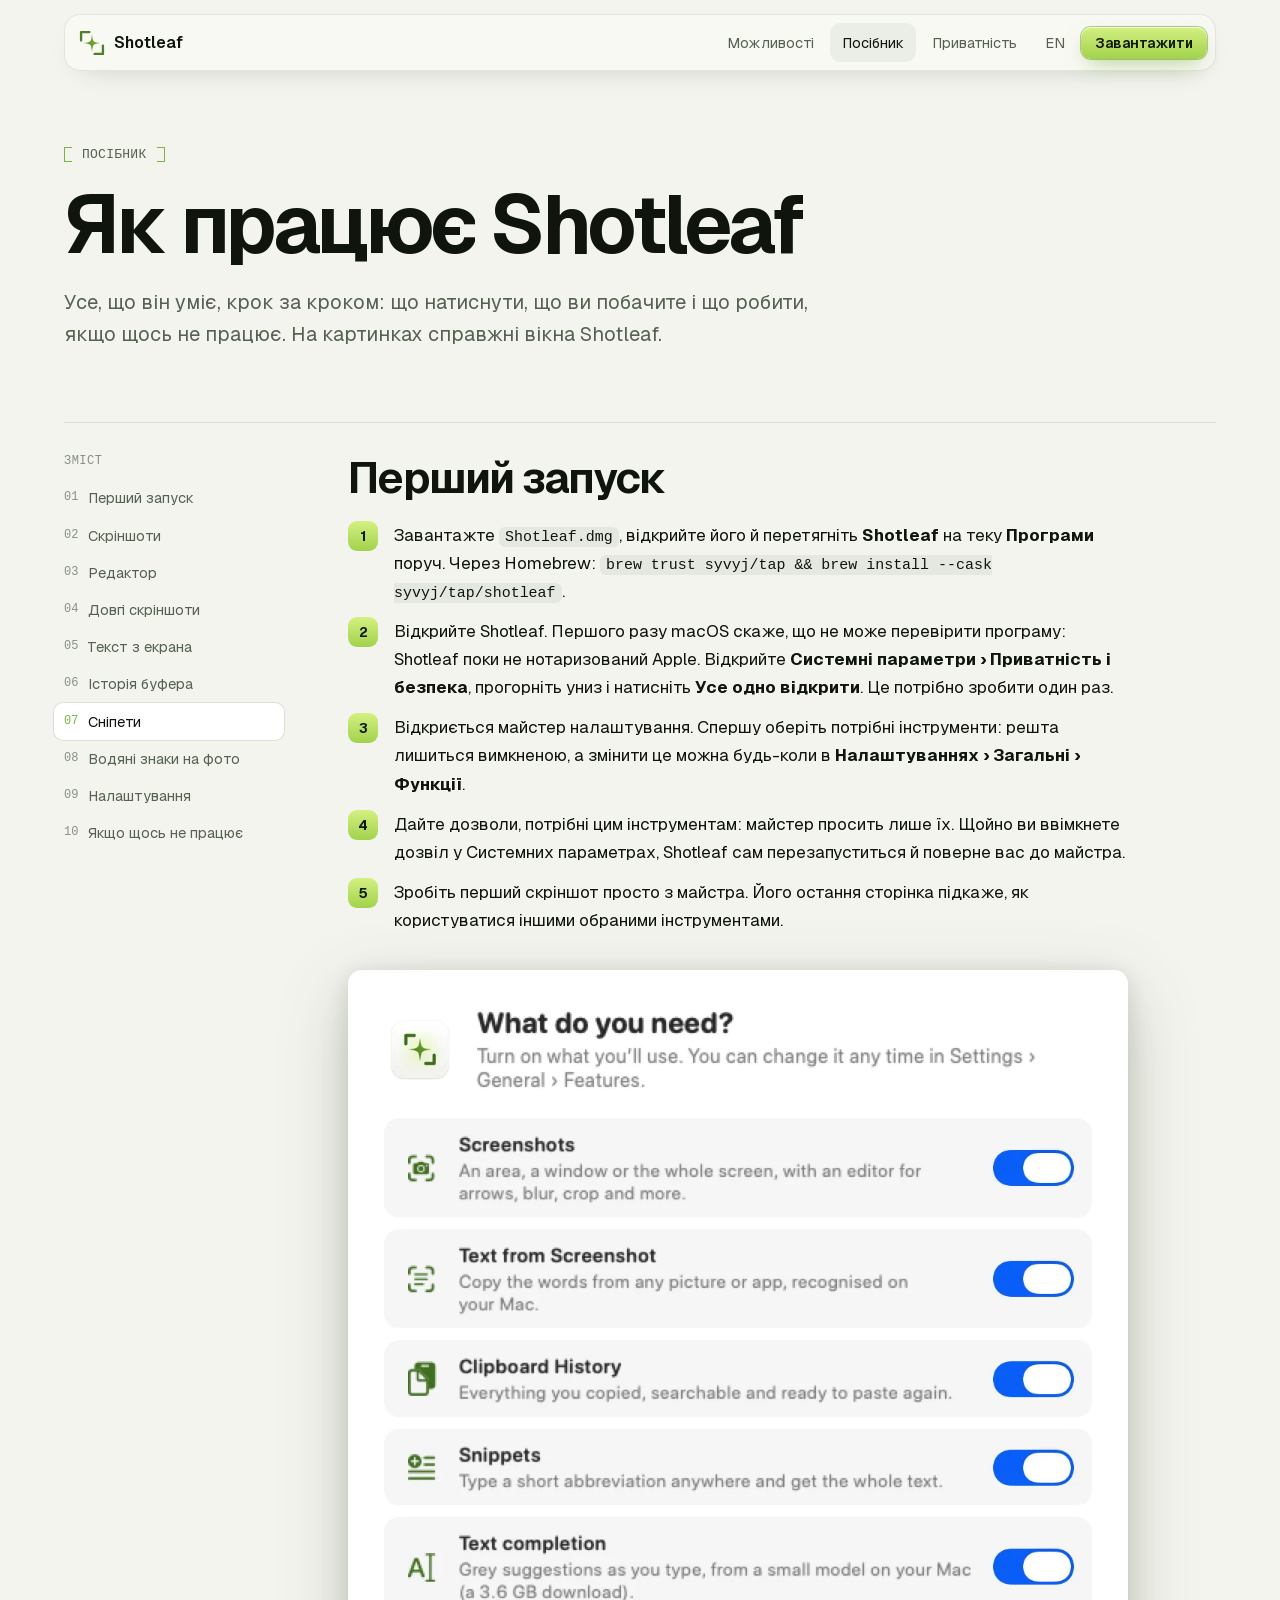
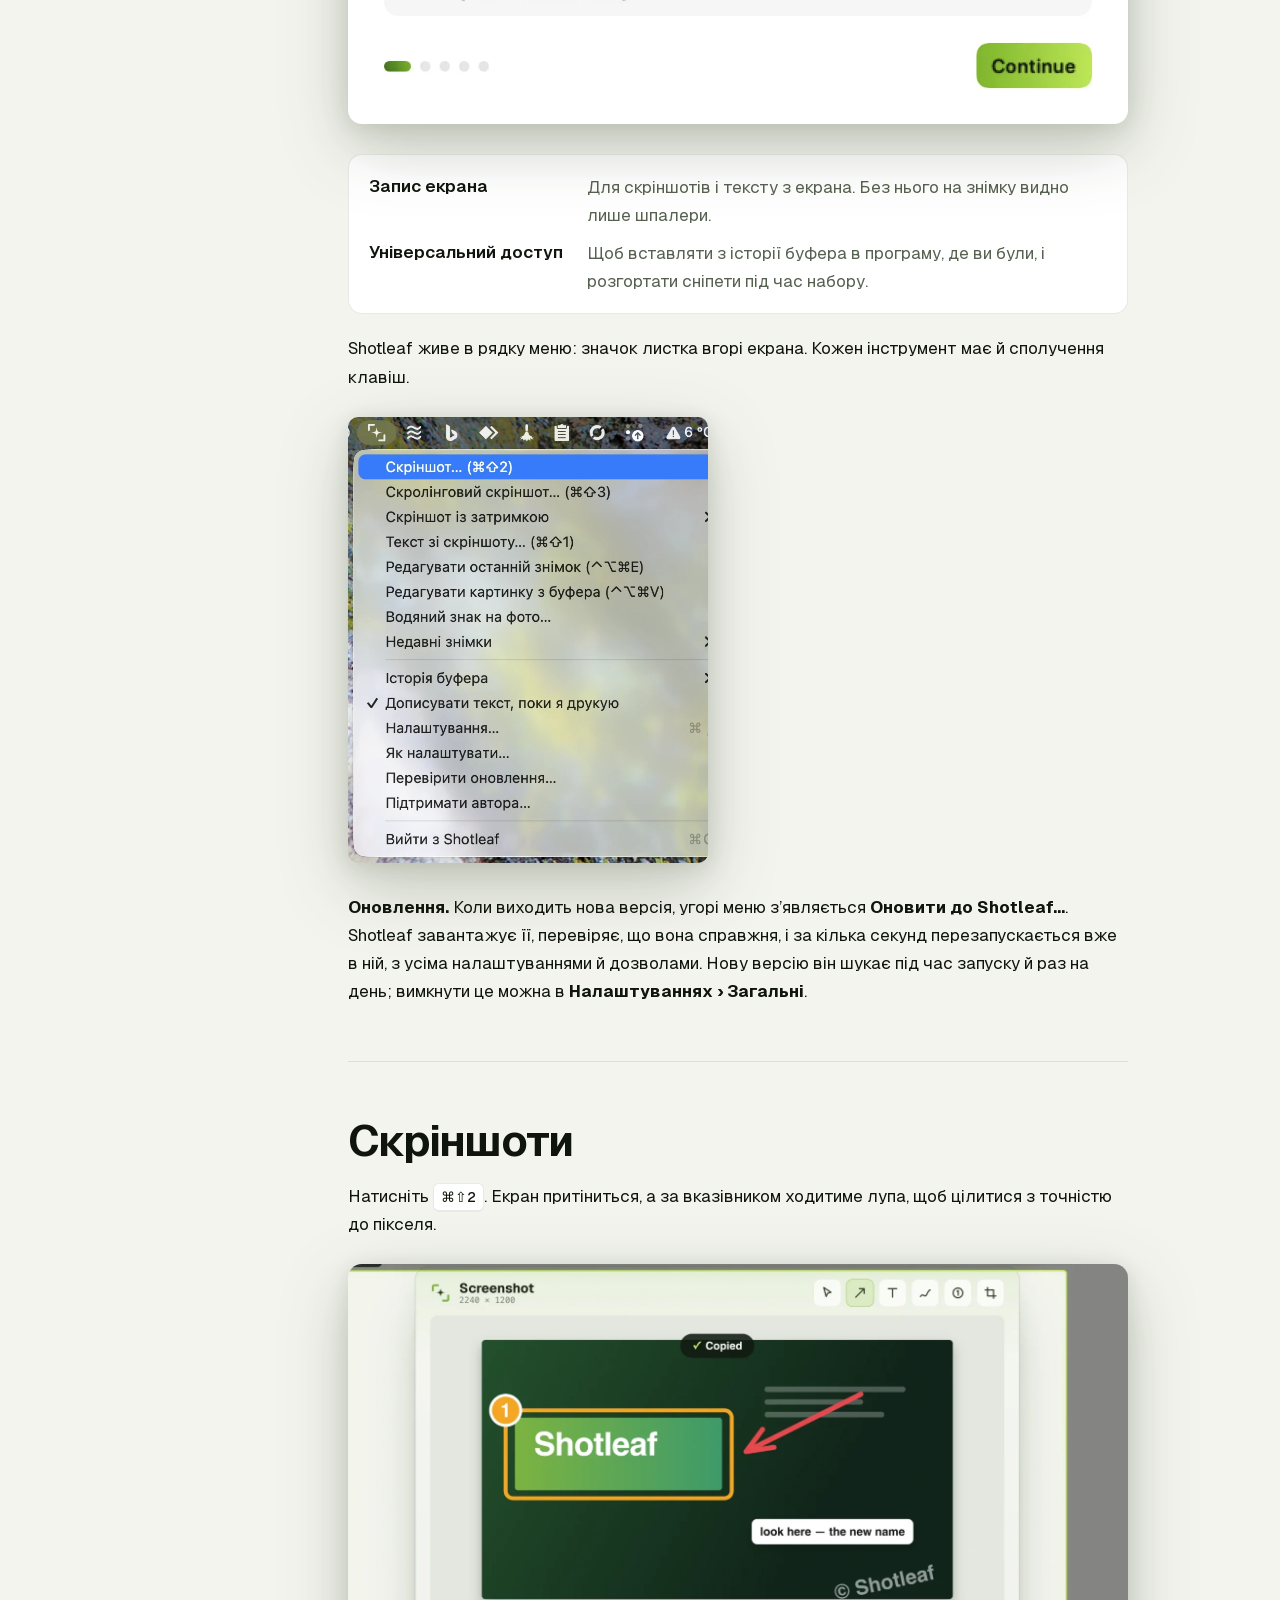
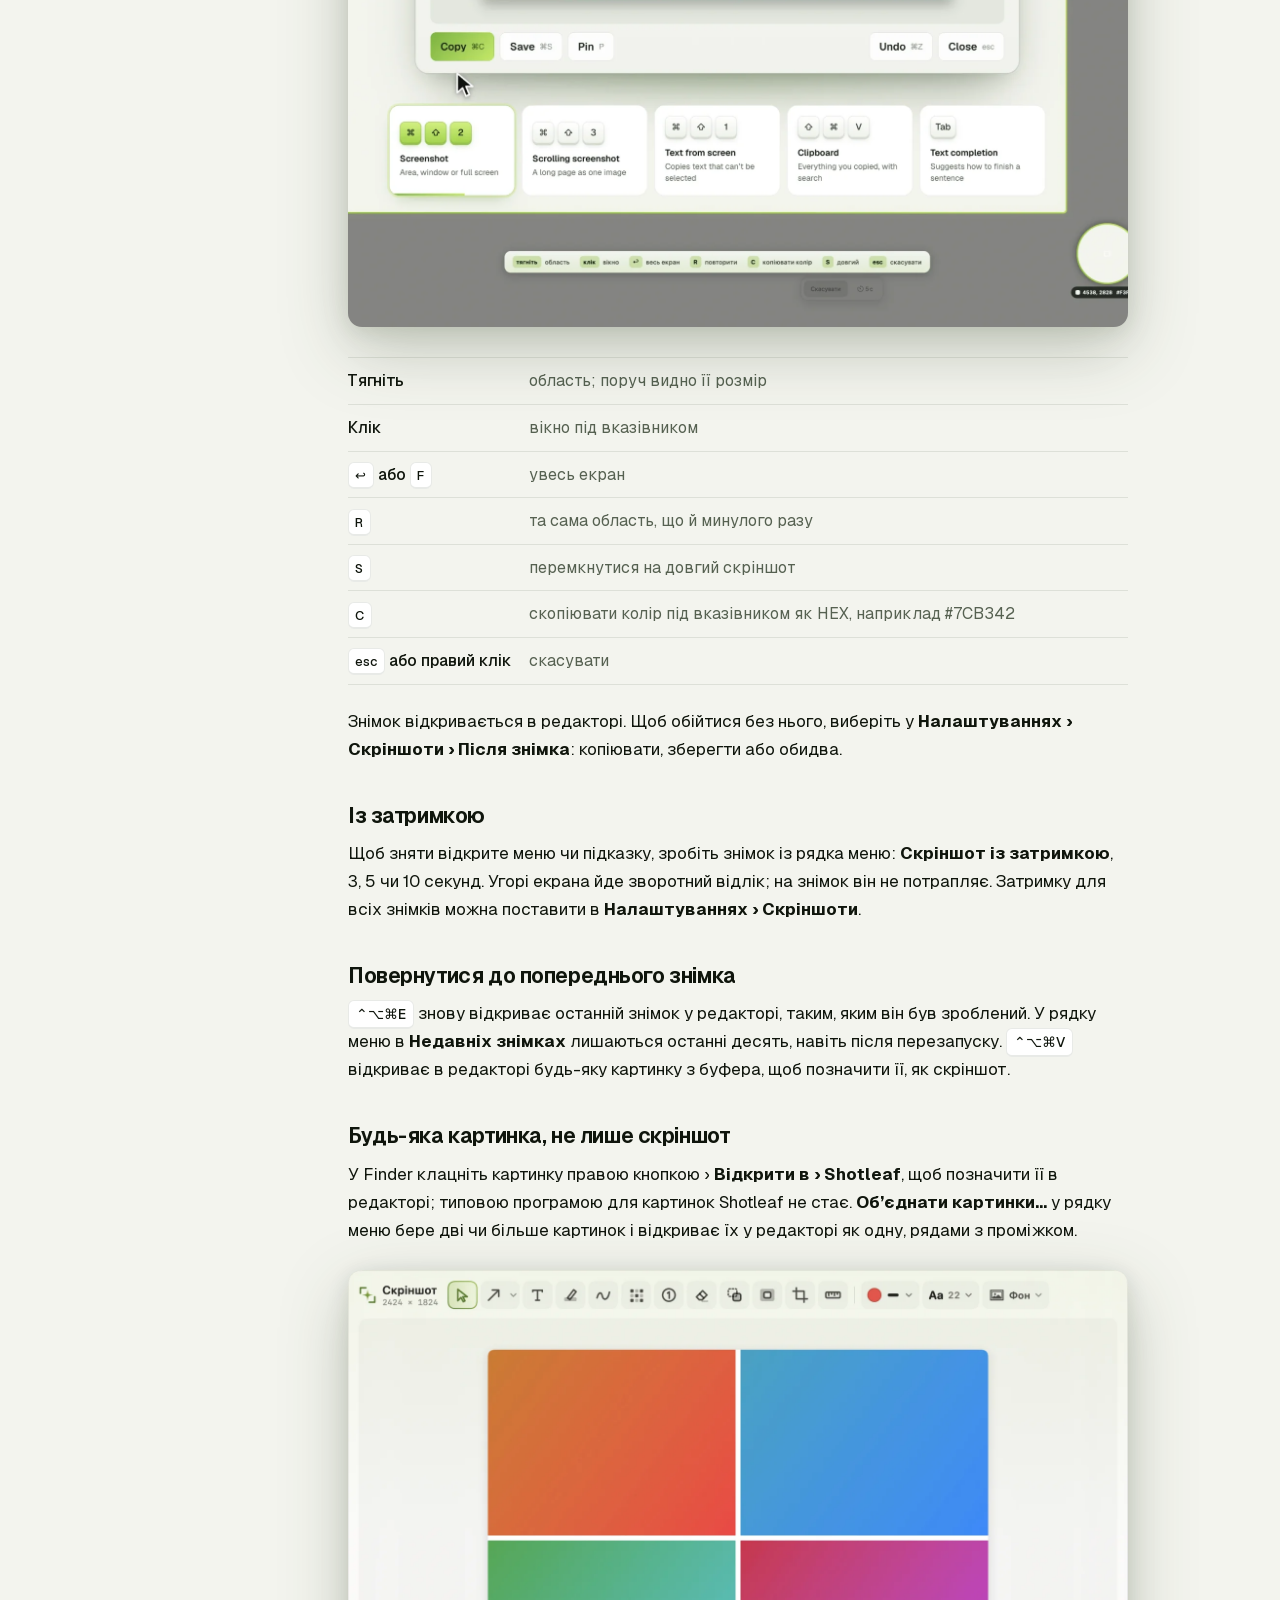
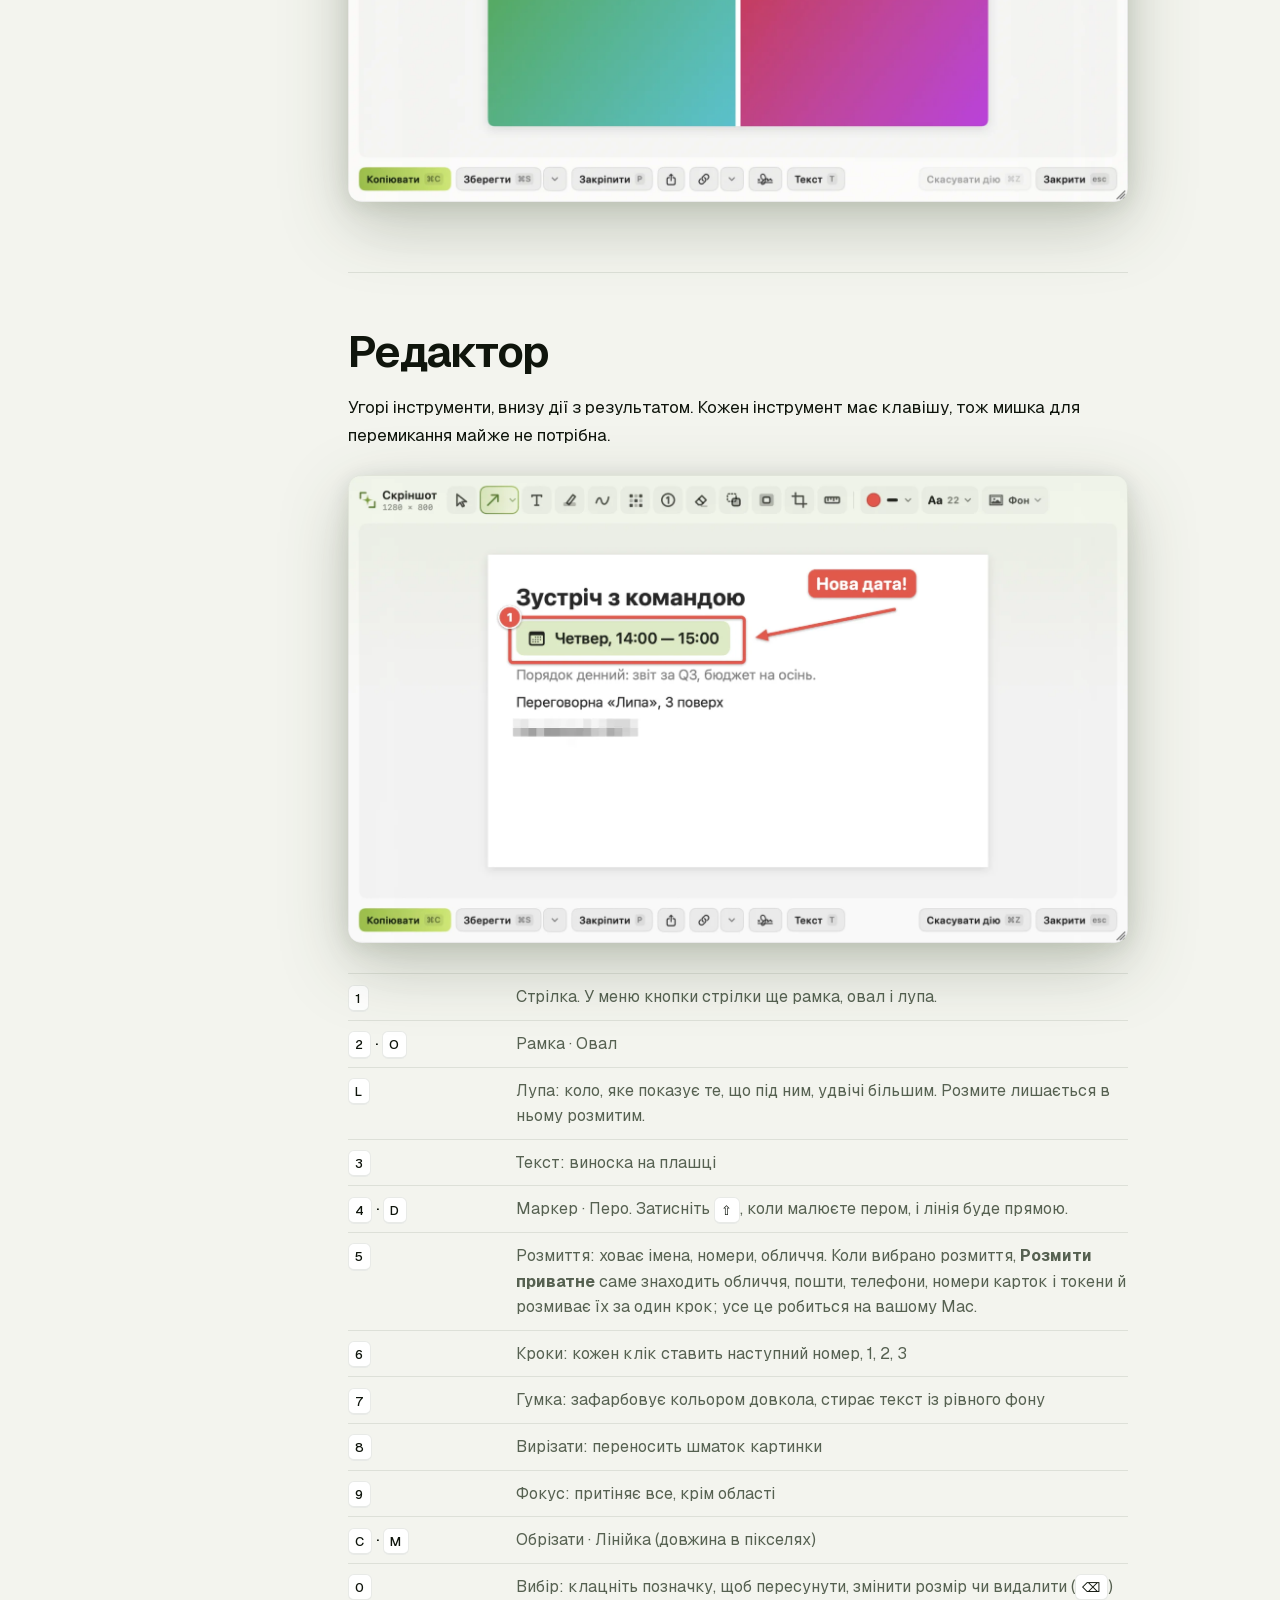
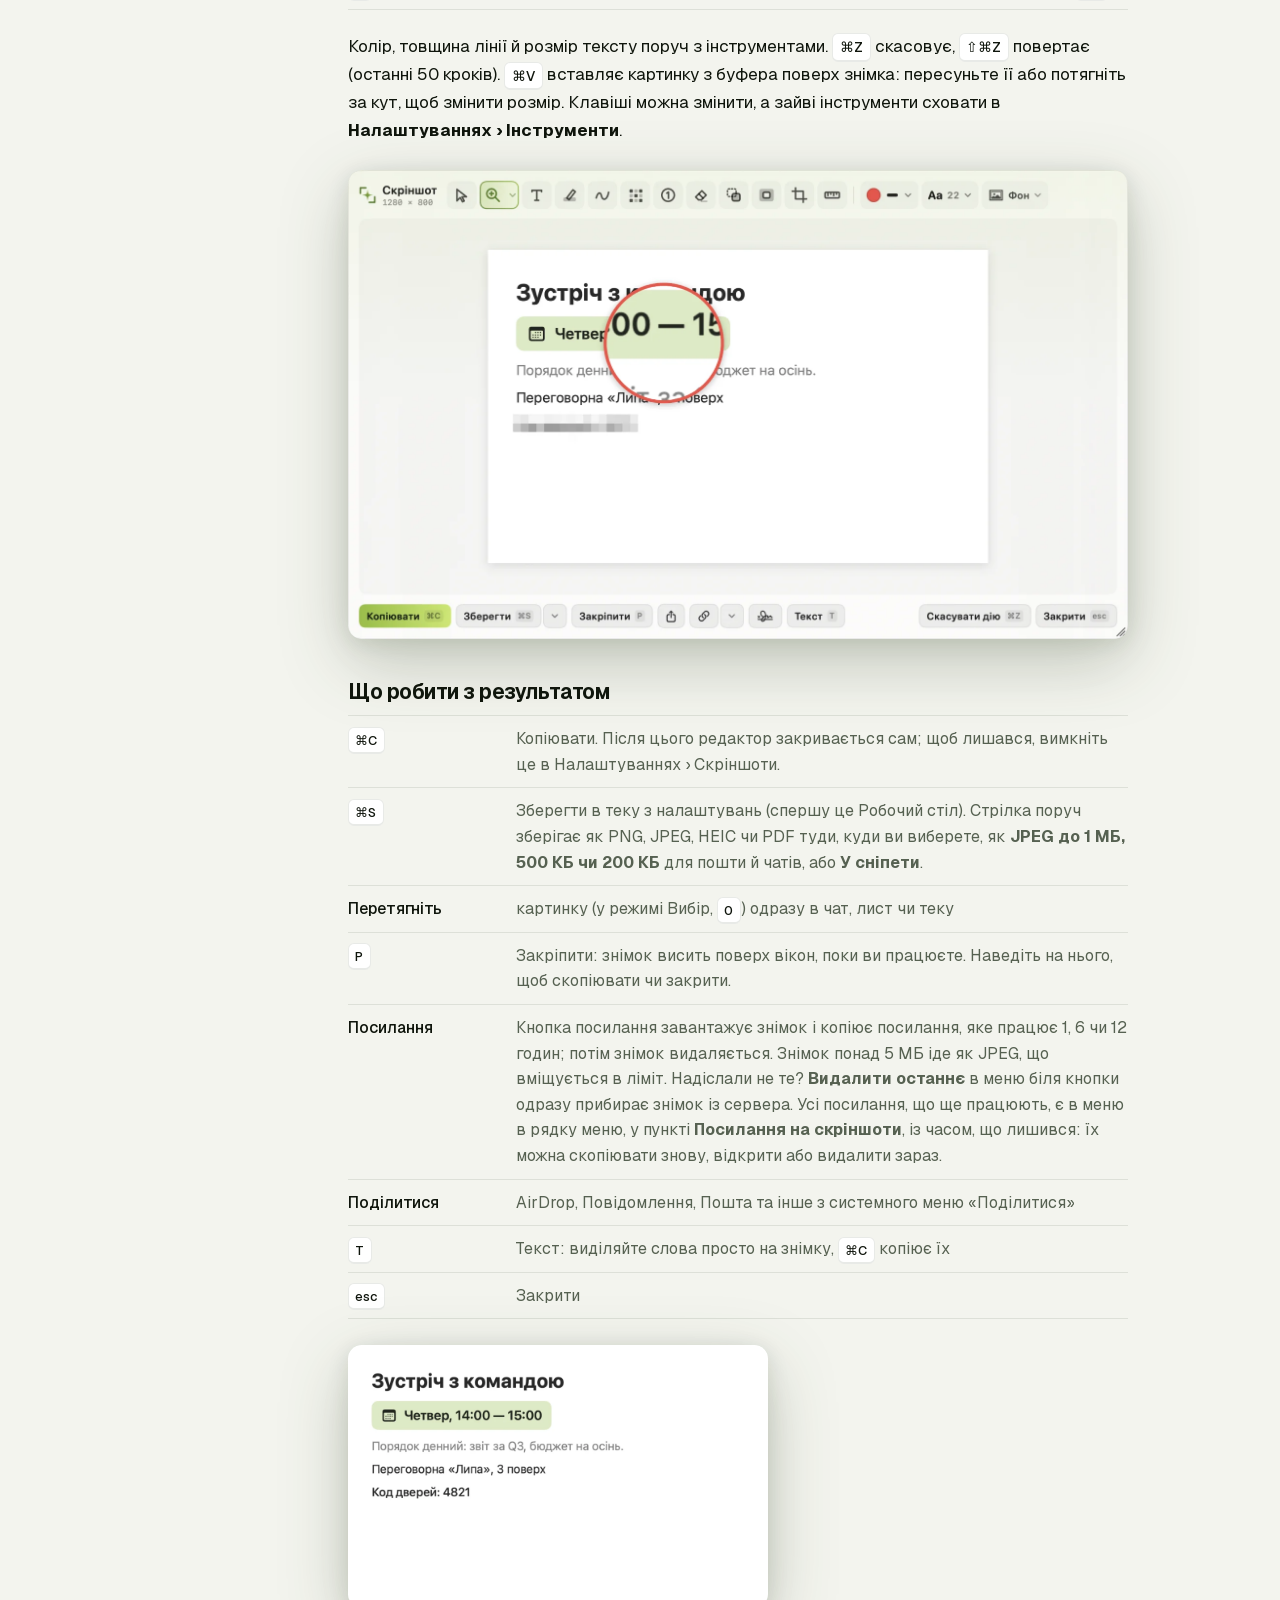
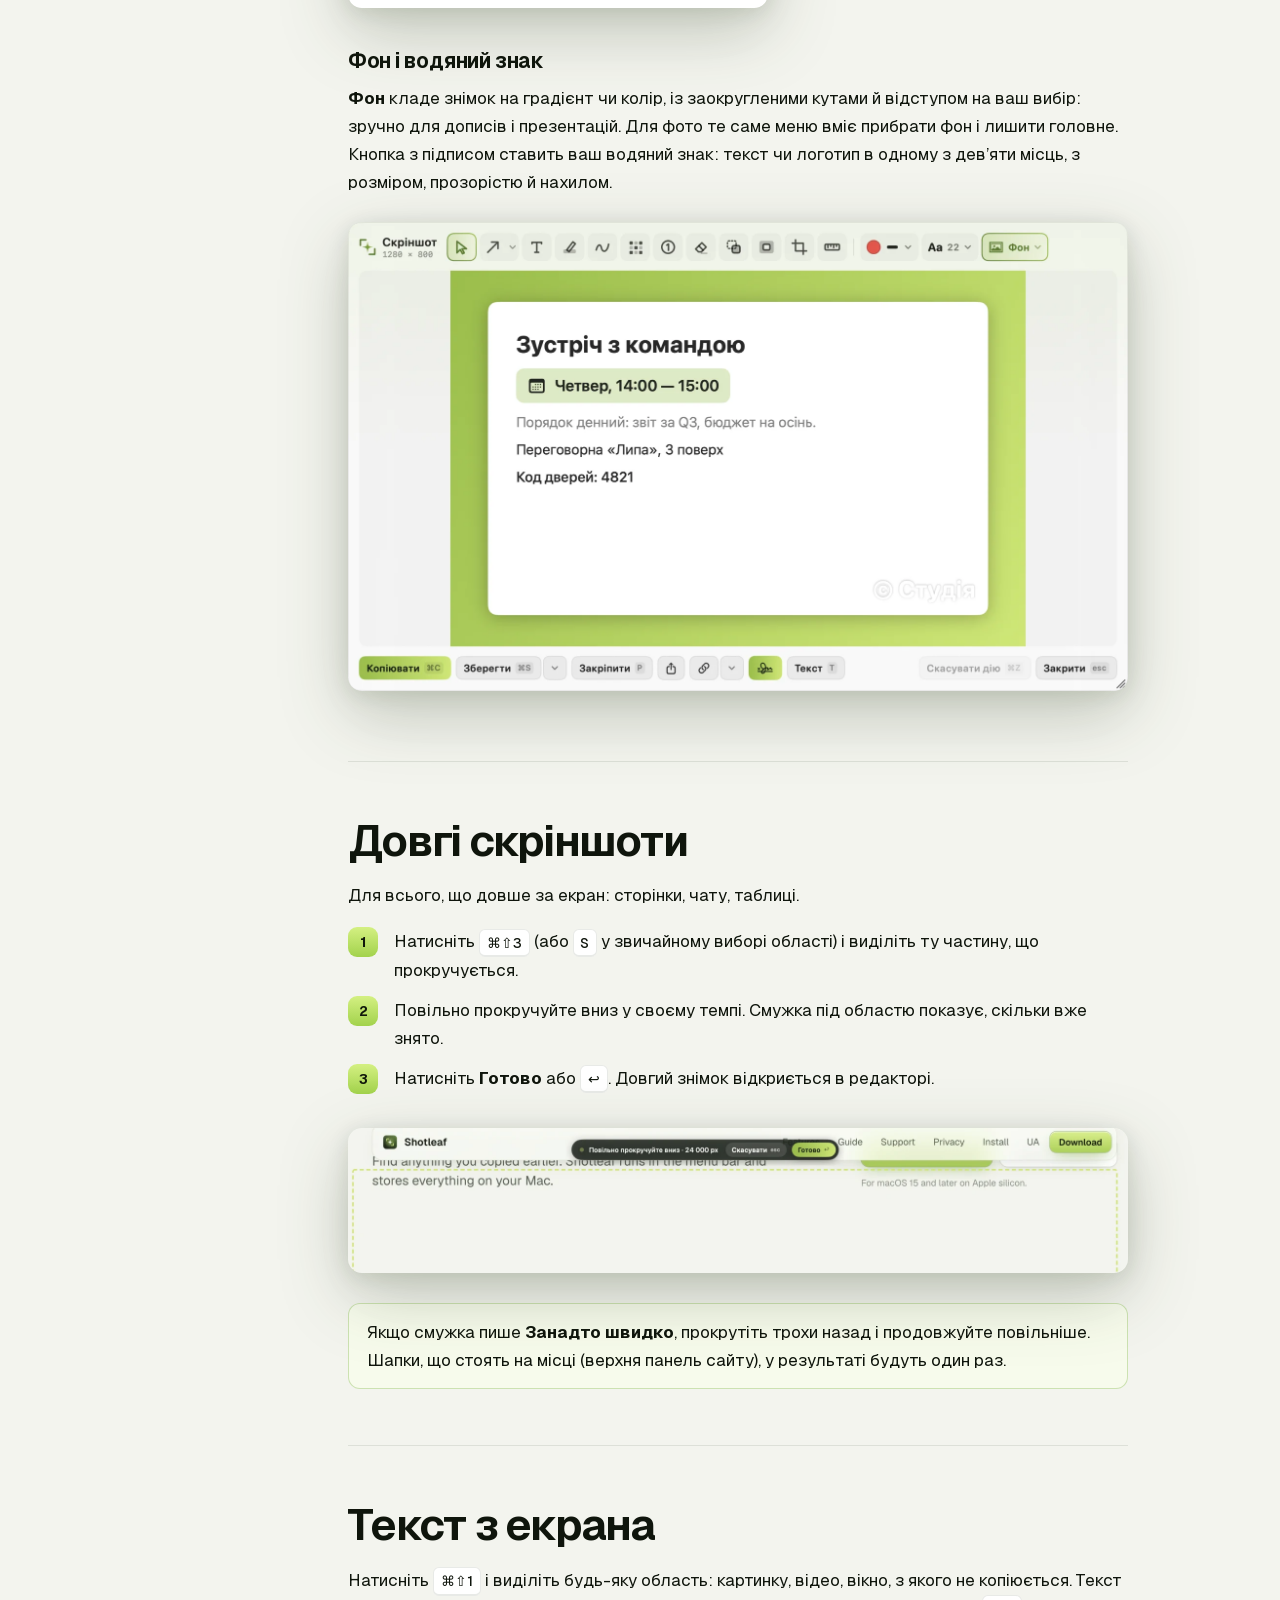
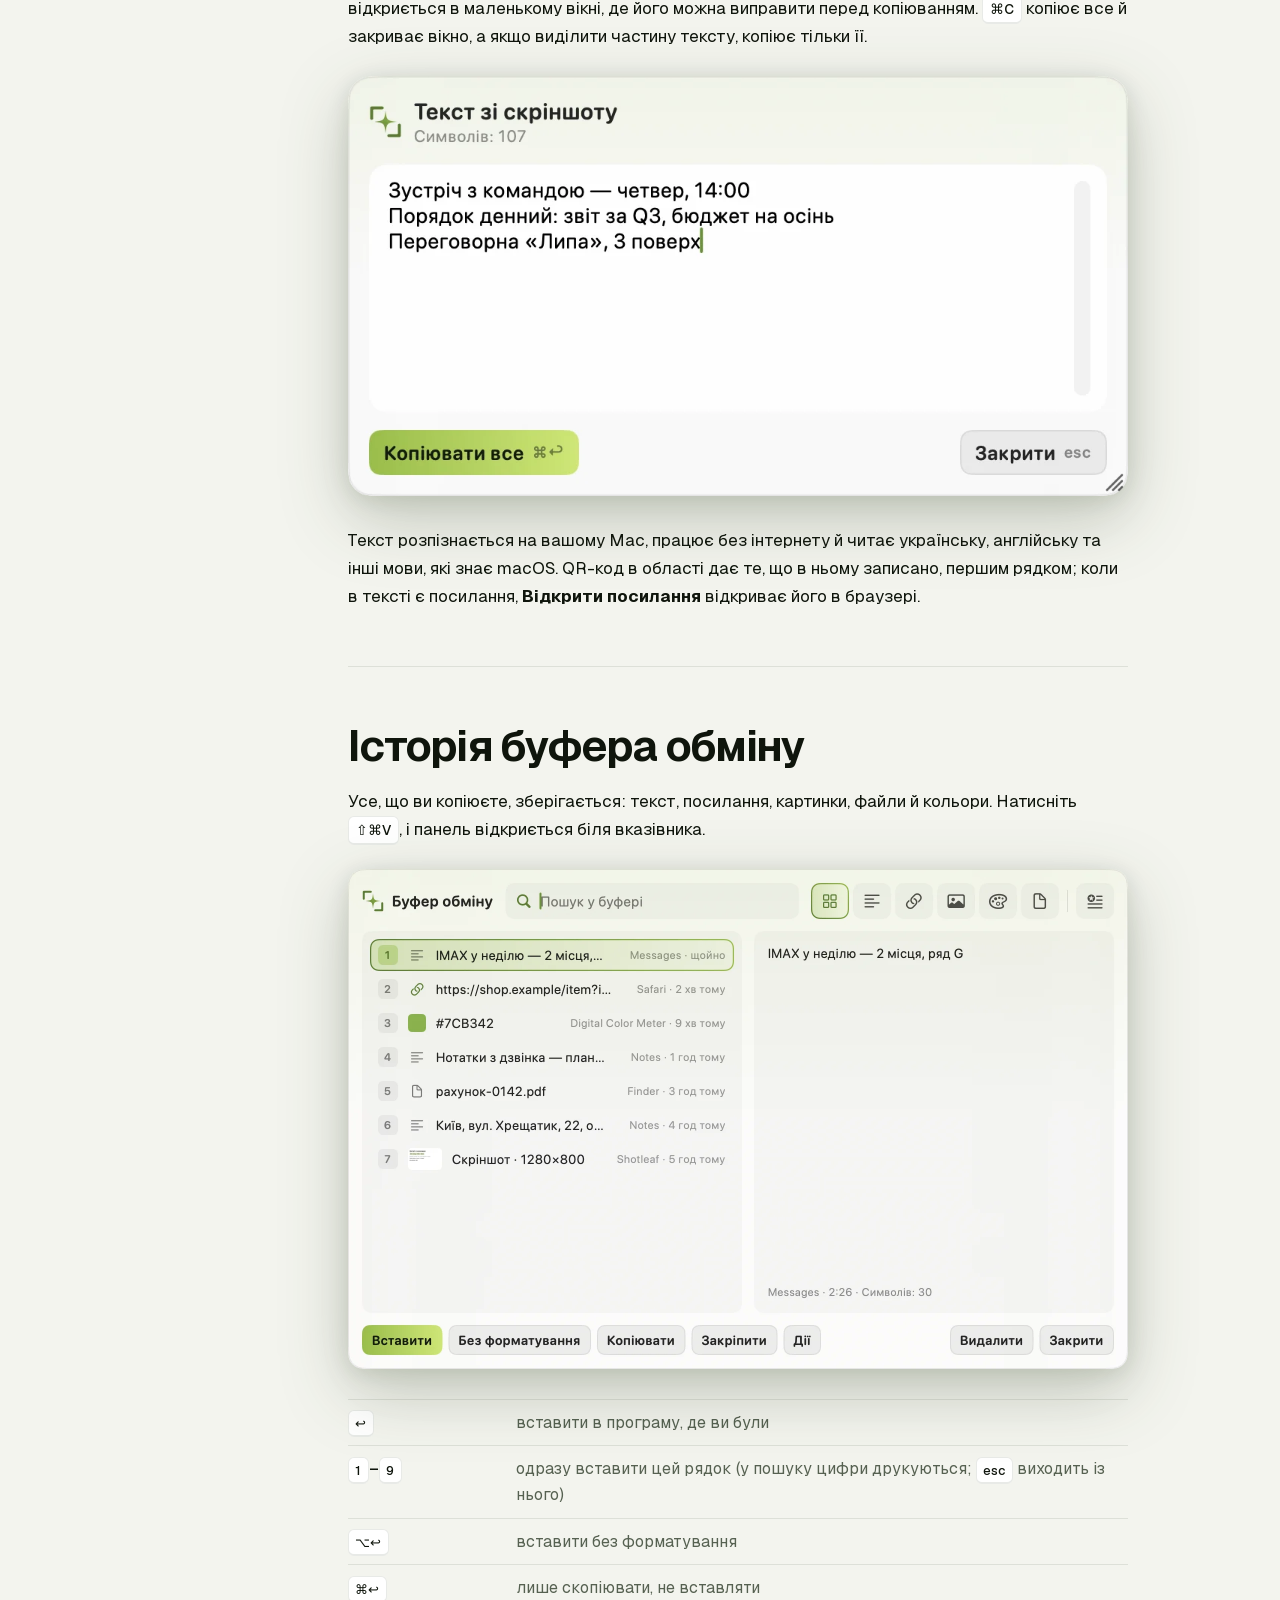
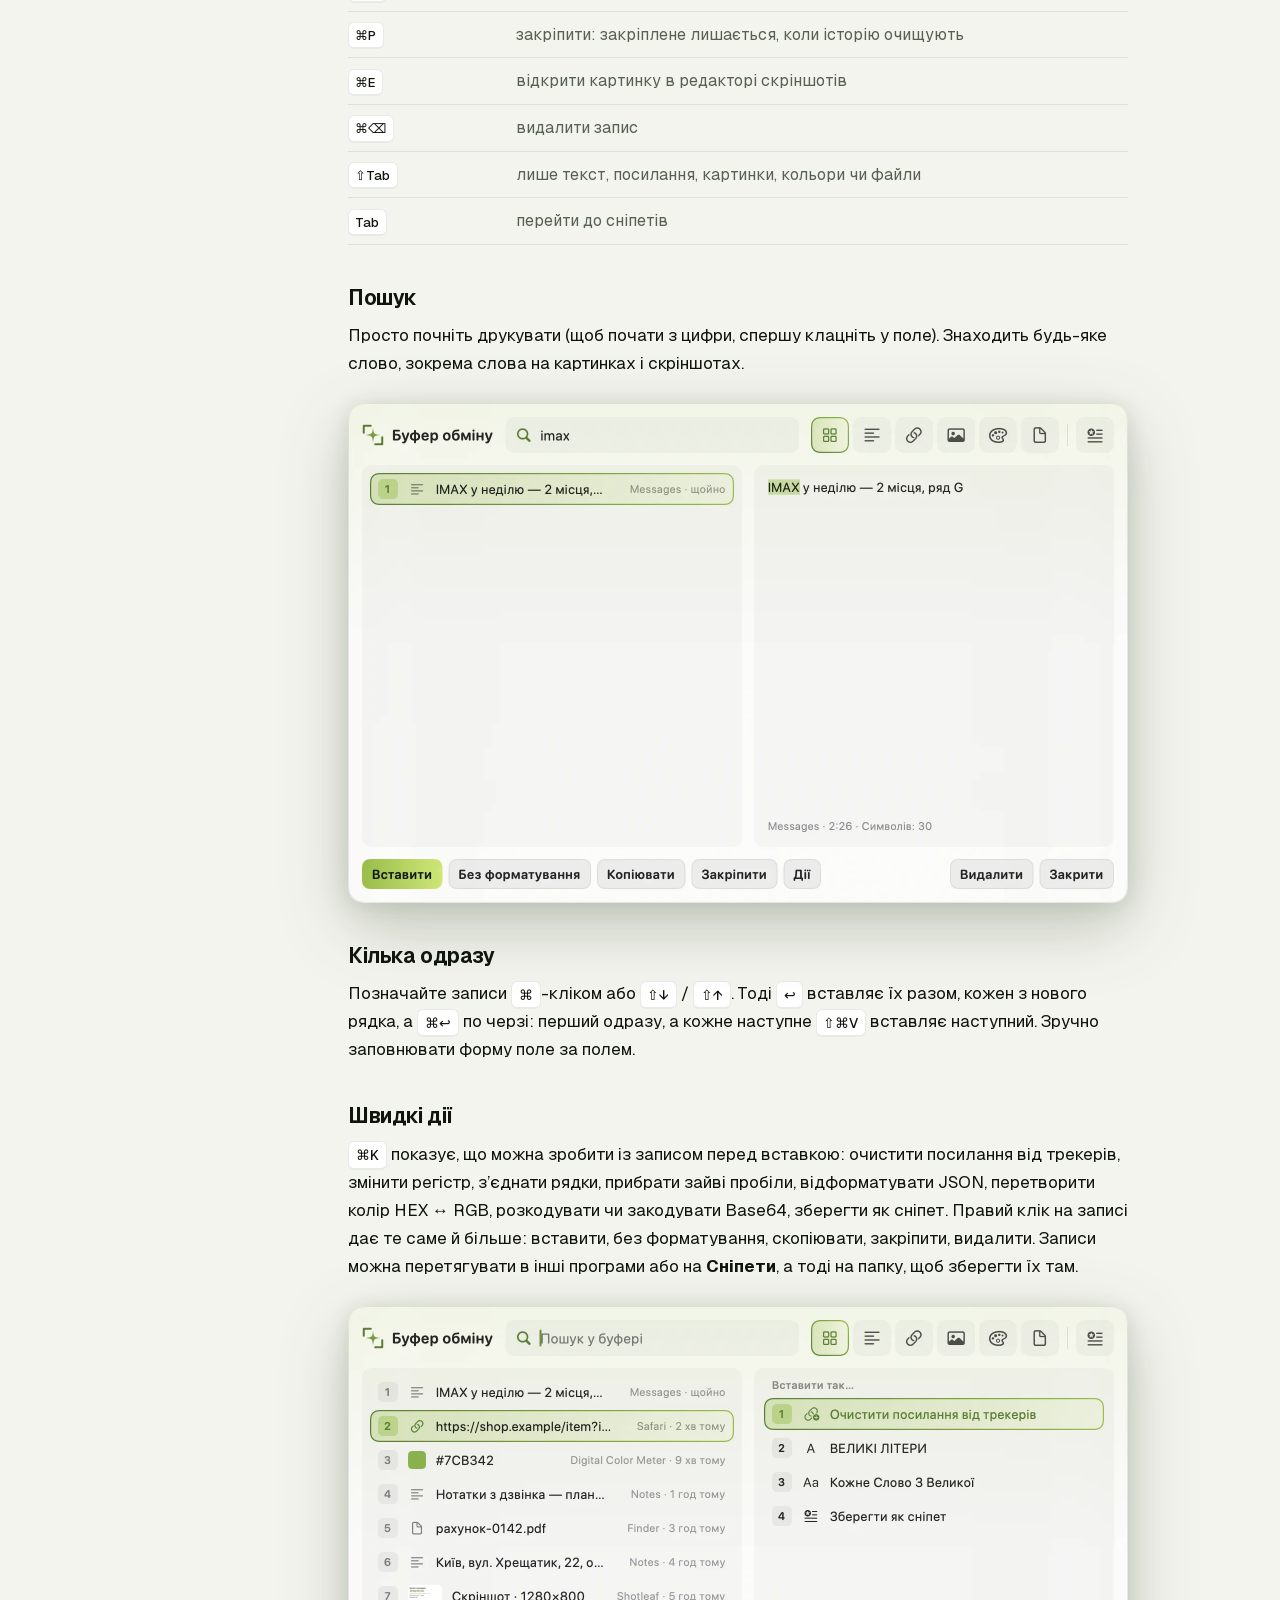
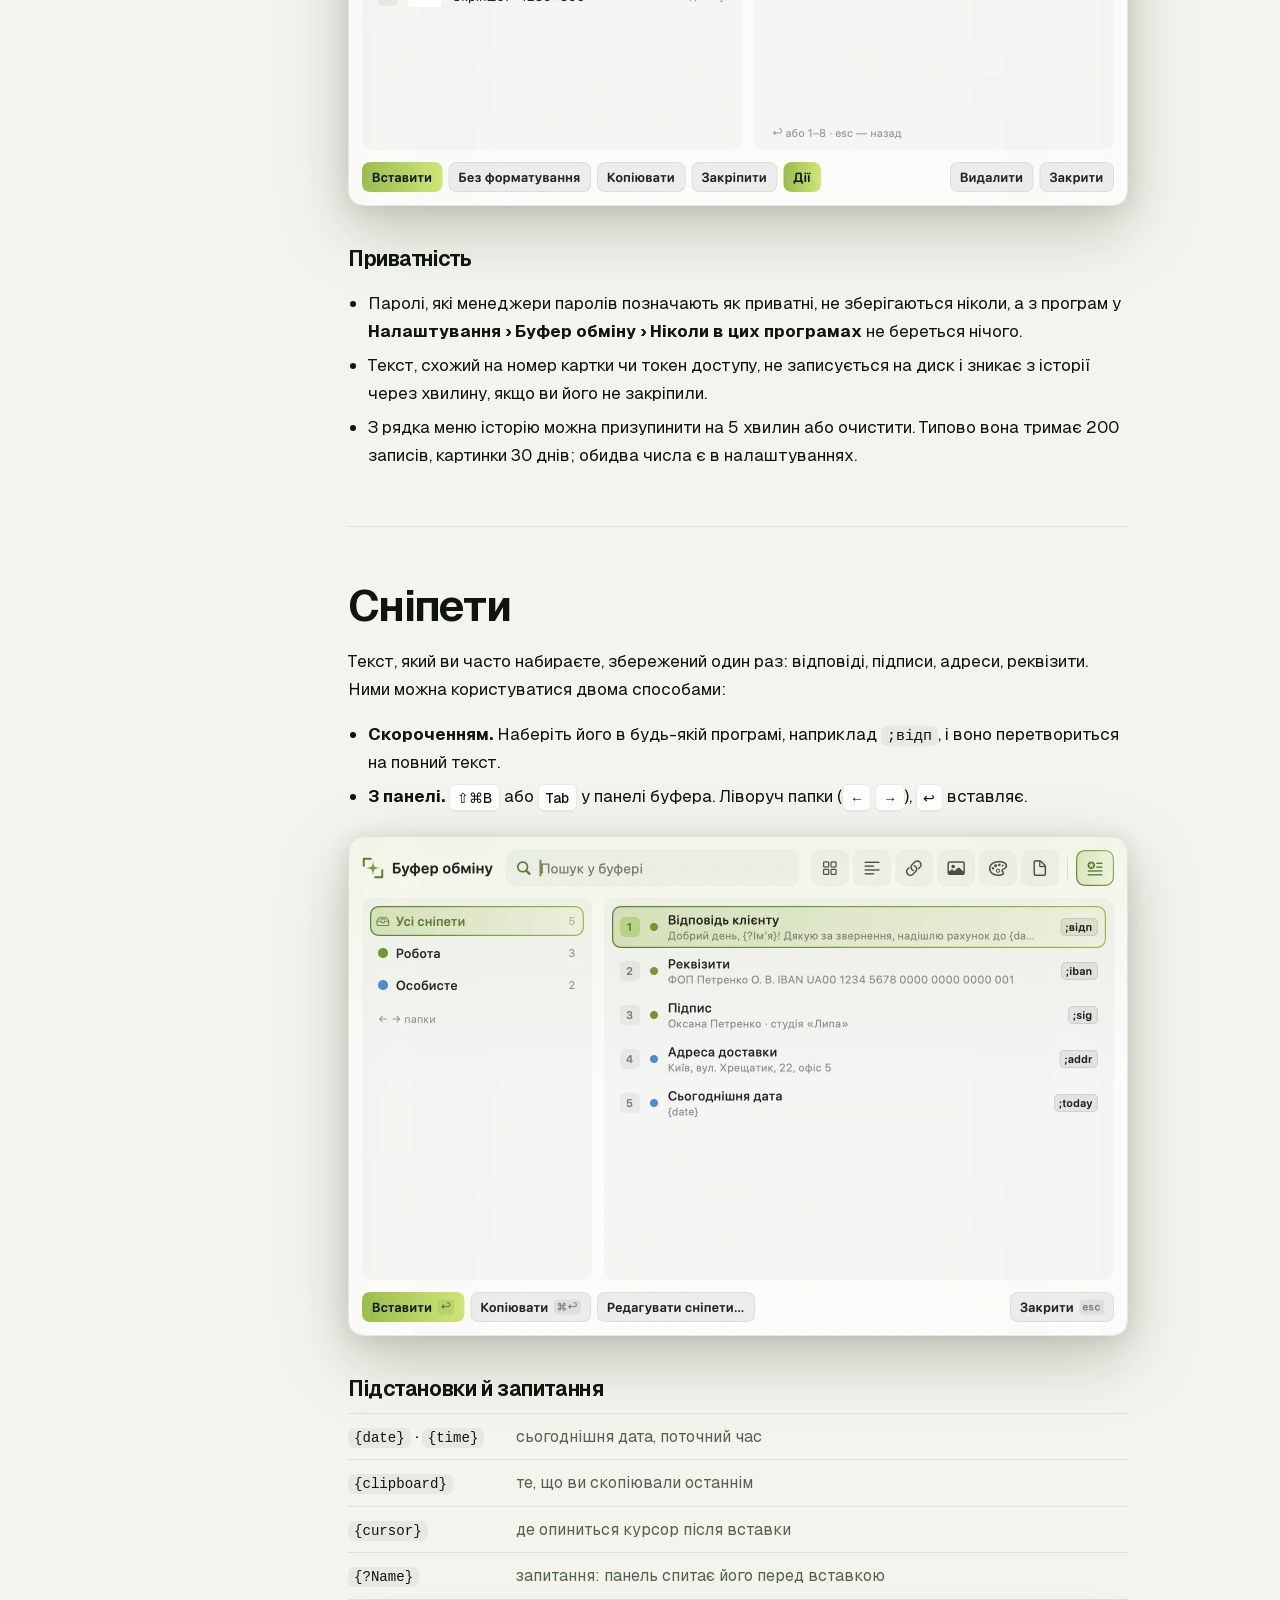
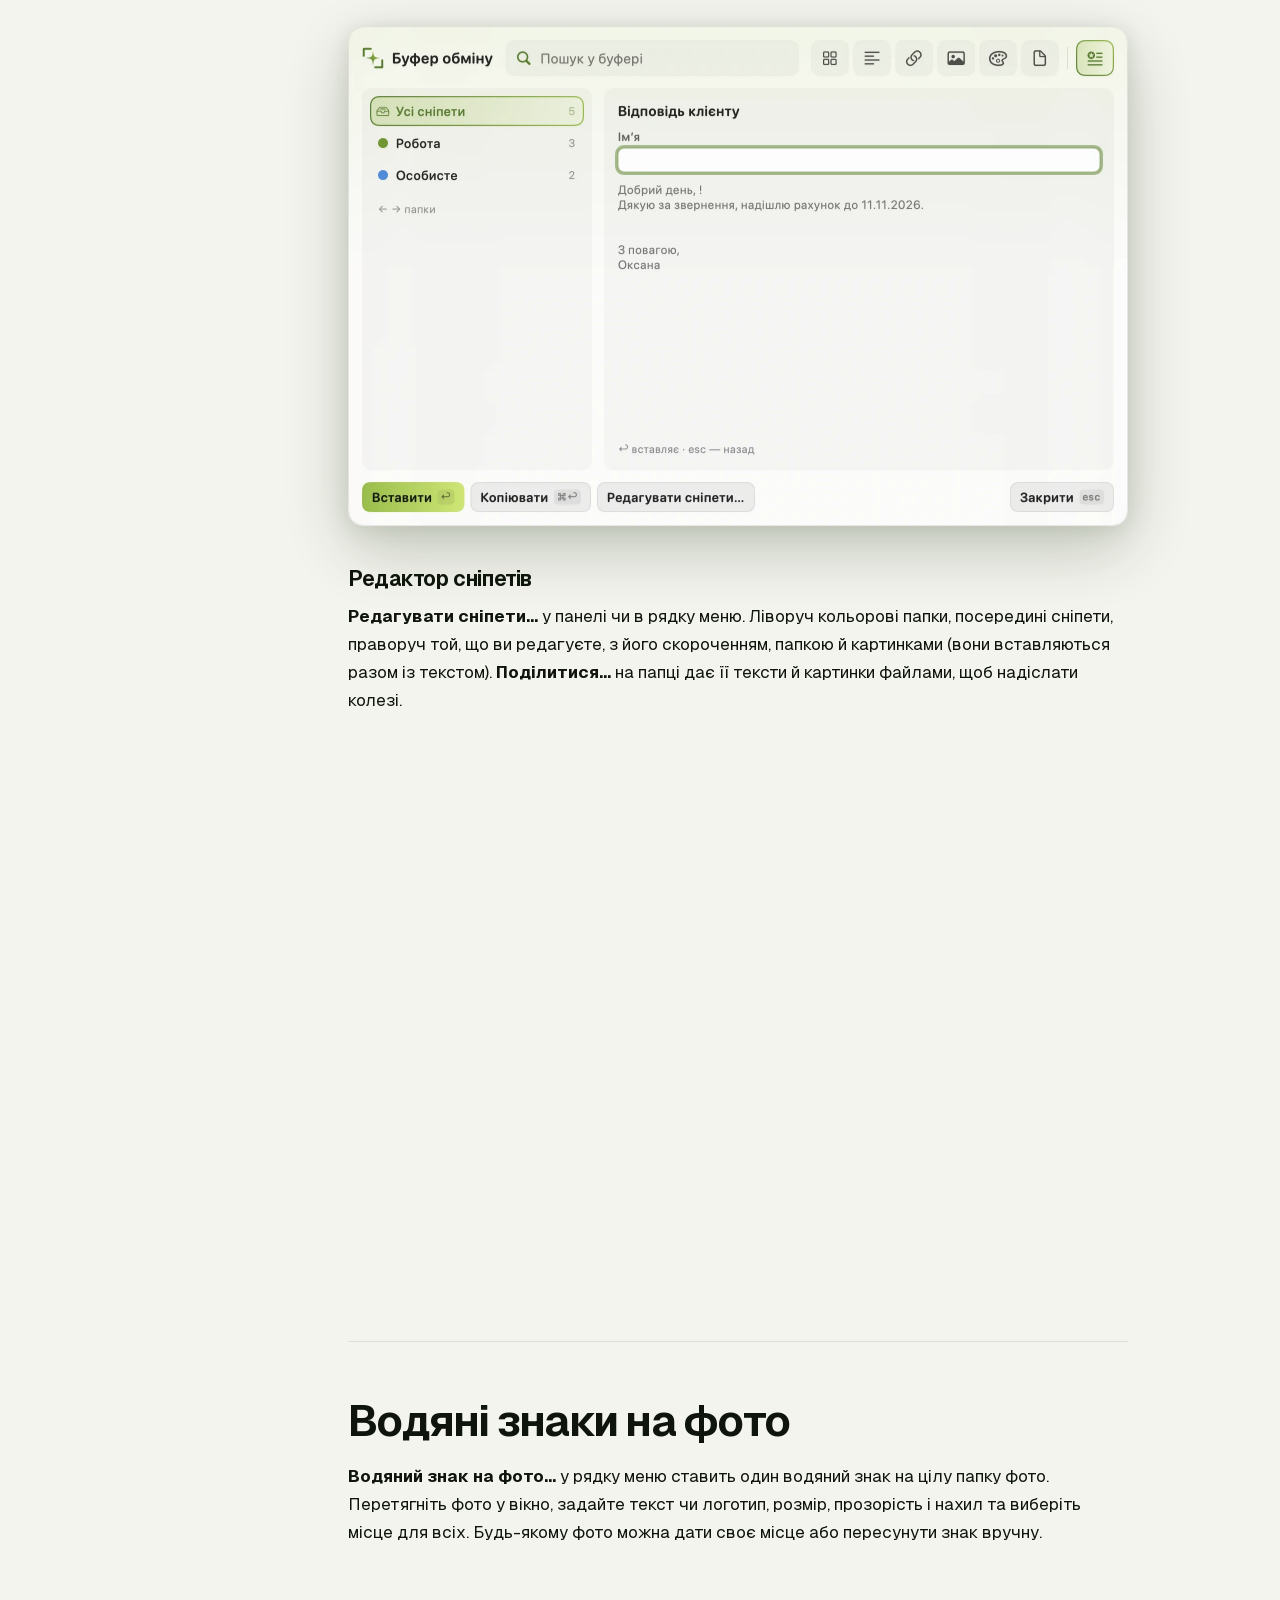
<file: site/uk/guide/index.html>
<!doctype html>
<html lang="uk">
<head>
<meta charset="utf-8">
<meta name="viewport" content="width=device-width, initial-scale=1">
<meta name="color-scheme" content="light">
<title>Посібник — Shotleaf</title>
<meta name="description" content="Як користуватися Shotleaf: скріншоти, текст з екрана, історія буфера обміну, сніпети й налаштування, крок за кроком.">
<meta property="og:type" content="article">
<meta property="og:url" content="https://shotleaf.syvyj.dev/uk/guide/">
<meta property="og:title" content="Посібник Shotleaf">
<meta property="og:description" content="Усе, що вміє Shotleaf, і як цим користуватися, крок за кроком.">
<meta property="og:image" content="https://shotleaf.syvyj.dev/assets/og-uk.png">
<meta name="twitter:card" content="summary_large_image">
<link rel="icon" href="../../assets/mark.svg" type="image/svg+xml">
<link rel="icon" href="../../assets/favicon.png" sizes="64x64">
<link rel="alternate" hreflang="en" href="../../guide/">
<link rel="preload" href="../../fonts/geist-latin.woff2" as="font" type="font/woff2" crossorigin>
<link rel="preload" href="../../fonts/geist-cyrillic.woff2" as="font" type="font/woff2" crossorigin>
<link rel="stylesheet" href="../../style.css?v=91c13e4b">
<script>document.documentElement.classList.add("js"); setTimeout(() => document.documentElement.classList.add("ready"), 2500);</script>
</head>
<body>
<!-- Interface icons: Solar by 480 Design (CC BY 4.0), via Iconify (api.iconify.design/solar.json). -->
<svg width="0" height="0" style="position:absolute" aria-hidden="true">
  <symbol id="i-download-minimalistic" viewBox="0 0 24 24"><g fill="currentColor"><path d="M12.5535 16.5061C12.4114 16.6615 12.2106 16.75 12 16.75C11.7894 16.75 11.5886 16.6615 11.4465 16.5061L7.44648 12.1311C7.16698 11.8254 7.18822 11.351 7.49392 11.0715C7.79963 10.792 8.27402 10.8132 8.55352 11.1189L11.25 14.0682V3C11.25 2.58579 11.5858 2.25 12 2.25C12.4142 2.25 12.75 2.58579 12.75 3V14.0682L15.4465 11.1189C15.726 10.8132 16.2004 10.792 16.5061 11.0715C16.8118 11.351 16.833 11.8254 16.5535 12.1311L12.5535 16.5061Z"/><path d="M3.75 15C3.75 14.5858 3.41422 14.25 3 14.25C2.58579 14.25 2.25 14.5858 2.25 15V15.0549C2.24998 16.4225 2.24996 17.5248 2.36652 18.3918C2.48754 19.2919 2.74643 20.0497 3.34835 20.6516C3.95027 21.2536 4.70814 21.5125 5.60825 21.6335C6.47522 21.75 7.57754 21.75 8.94513 21.75H15.0549C16.4225 21.75 17.5248 21.75 18.3918 21.6335C19.2919 21.5125 20.0497 21.2536 20.6517 20.6516C21.2536 20.0497 21.5125 19.2919 21.6335 18.3918C21.75 17.5248 21.75 16.4225 21.75 15.0549V15C21.75 14.5858 21.4142 14.25 21 14.25C20.5858 14.25 20.25 14.5858 20.25 15C20.25 16.4354 20.2484 17.4365 20.1469 18.1919C20.0482 18.9257 19.8678 19.3142 19.591 19.591C19.3142 19.8678 18.9257 20.0482 18.1919 20.1469C17.4365 20.2484 16.4354 20.25 15 20.25H9C7.56459 20.25 6.56347 20.2484 5.80812 20.1469C5.07435 20.0482 4.68577 19.8678 4.40901 19.591C4.13225 19.3142 3.9518 18.9257 3.85315 18.1919C3.75159 17.4365 3.75 16.4354 3.75 15Z"/></g></symbol>
  <symbol id="i-shield-check" viewBox="0 0 24 24"><path fill="currentColor" fill-rule="evenodd" d="M3.37752 5.08241C3 5.62028 3 7.21907 3 10.4167V11.9914C3 17.6294 7.23896 20.3655 9.89856 21.5273C10.62 21.8424 10.9807 22 12 22C13.0193 22 13.38 21.8424 14.1014 21.5273C16.761 20.3655 21 17.6294 21 11.9914V10.4167C21 7.21907 21 5.62028 20.6225 5.08241C20.245 4.54454 18.7417 4.02996 15.7351 3.00079L15.1623 2.80472C13.595 2.26824 12.8114 2 12 2C11.1886 2 10.405 2.26824 8.83772 2.80472L8.26491 3.00079C5.25832 4.02996 3.75503 4.54454 3.37752 5.08241ZM15.0595 10.4995C15.3353 10.1905 15.3085 9.71642 14.9995 9.44055C14.6905 9.16467 14.2164 9.19151 13.9405 9.50049L10.9286 12.8739L10.0595 11.9005C9.78358 11.5915 9.30947 11.5647 9.00049 11.8405C8.69151 12.1164 8.66467 12.5905 8.94055 12.8995L10.3691 14.4995C10.5114 14.6589 10.7149 14.75 10.9286 14.75C11.1422 14.75 11.3457 14.6589 11.488 14.4995L15.0595 10.4995Z" clip-rule="evenodd"/></symbol>
  <symbol id="i-cpu-bolt" viewBox="0 0 24 24"><g fill="currentColor" fill-rule="evenodd" clip-rule="evenodd"><path d="M9.63166 9.02161C9.32905 9.0623 9.2342 9.12798 9.18109 9.18109C9.12798 9.2342 9.0623 9.32905 9.02161 9.63166C8.97823 9.95434 8.97675 10.3923 8.97675 11.0698V12.9302C8.97675 13.6077 8.97823 14.0457 9.02161 14.3684C9.0623 14.671 9.12798 14.7658 9.18109 14.8189C9.2342 14.872 9.32905 14.9377 9.63166 14.9784C9.95434 15.0218 10.3923 15.0233 11.0698 15.0233H12.9302C13.6077 15.0233 14.0457 15.0218 14.3684 14.9784C14.671 14.9377 14.7658 14.872 14.8189 14.8189C14.872 14.7658 14.9377 14.671 14.9784 14.3684C15.0218 14.0457 15.0233 13.6077 15.0233 12.9302V11.0698C15.0233 10.3923 15.0218 9.95434 14.9784 9.63166C14.9377 9.32905 14.872 9.2342 14.8189 9.18109C14.7658 9.12798 14.671 9.0623 14.3684 9.02161C14.0457 8.97823 13.6077 8.97675 12.9302 8.97675H11.0698C10.3923 8.97675 9.95434 8.97823 9.63166 9.02161ZM12.9664 10.5451C13.1904 10.2316 13.1177 9.79583 12.8042 9.57187C12.4906 9.34791 12.0549 9.42053 11.831 9.73407L10.502 11.5945C10.3501 11.8072 10.3298 12.0869 10.4494 12.3193C10.569 12.5517 10.8084 12.6977 11.0698 12.6977H11.5745L11.0336 13.455C10.8097 13.7685 10.8823 14.2043 11.1958 14.4282C11.5094 14.6522 11.9451 14.5796 12.1691 14.266L13.498 12.4056C13.6499 12.1929 13.6702 11.9132 13.5506 11.6808C13.431 11.4484 13.1916 11.3024 12.9302 11.3024H12.4255L12.9664 10.5451Z"/><path d="M12.6977 2.69767C12.6977 2.31236 12.3853 2 12 2C11.6147 2 11.3023 2.31236 11.3023 2.69767V5.48837C10.7916 5.48944 10.3283 5.49342 9.90678 5.50495L9.90698 5.48837V2.69767C9.90698 2.31236 9.59462 2 9.2093 2C8.82399 2 8.51163 2.31236 8.51163 2.69767V5.48837C8.51163 5.52487 8.51443 5.56071 8.51984 5.5957C7.58381 5.71067 6.93517 5.94879 6.44198 6.44198C5.94879 6.93517 5.71067 7.58381 5.5957 8.51984C5.56071 8.51443 5.52487 8.51163 5.48837 8.51163H2.69767C2.31236 8.51163 2 8.82399 2 9.2093C2 9.59462 2.31236 9.90698 2.69767 9.90698H5.48837L5.50495 9.90678C5.49342 10.3283 5.48991 10.7916 5.48884 11.3023L2.69767 11.3023C2.31236 11.3023 2 11.6147 2 12C2 12.3853 2.31236 12.6977 2.69767 12.6977H5.48837C5.48944 13.2084 5.49342 13.6717 5.50495 14.0932L5.48837 14.093H2.69767C2.31236 14.093 2 14.4054 2 14.7907C2 15.176 2.31236 15.4884 2.69767 15.4884H5.48837C5.52487 15.4884 5.56071 15.4856 5.5957 15.4802C5.71067 16.4162 5.94879 17.0648 6.44198 17.558C6.93517 18.0512 7.58381 18.2893 8.51984 18.4043C8.51443 18.4393 8.51163 18.4751 8.51163 18.5116V21.3023C8.51163 21.6876 8.82399 22 9.2093 22C9.59462 22 9.90698 21.6876 9.90698 21.3023V18.5116L9.90678 18.495C10.3283 18.5066 10.7916 18.5101 11.3023 18.5112L11.3023 21.3023C11.3023 21.6876 11.6147 22 12 22C12.3853 22 12.6977 21.6876 12.6977 21.3023V18.5116C13.2084 18.5106 13.6717 18.5066 14.0932 18.495L14.093 18.5116V21.3023C14.093 21.6876 14.4054 22 14.7907 22C15.176 22 15.4884 21.6876 15.4884 21.3023V18.5116C15.4884 18.4751 15.4856 18.4393 15.4802 18.4043C16.4162 18.2893 17.0648 18.0512 17.558 17.558C18.0512 17.0648 18.2893 16.4162 18.4043 15.4802C18.4393 15.4856 18.4751 15.4884 18.5116 15.4884H21.3023C21.6876 15.4884 22 15.176 22 14.7907C22 14.4054 21.6876 14.093 21.3023 14.093H18.5116L18.495 14.0932C18.5066 13.6717 18.5101 13.2084 18.5112 12.6977L21.3023 12.6977C21.6876 12.6977 22 12.3853 22 12C22 11.6147 21.6876 11.3023 21.3023 11.3023H18.5116C18.5106 10.7916 18.5066 10.3283 18.495 9.90678L18.5116 9.90698H21.3023C21.6876 9.90698 22 9.59462 22 9.2093C22 8.82399 21.6876 8.51163 21.3023 8.51163H18.5116C18.4751 8.51163 18.4393 8.51443 18.4043 8.51984C18.2893 7.58381 18.0512 6.93517 17.558 6.44198C17.0648 5.94879 16.4162 5.71067 15.4802 5.5957C15.4856 5.56071 15.4884 5.52487 15.4884 5.48837V2.69767C15.4884 2.31236 15.176 2 14.7907 2C14.4054 2 14.093 2.31236 14.093 2.69767V5.48837L14.0932 5.50495C13.6717 5.49342 13.2084 5.48991 12.6977 5.48884V2.69767ZM9.44573 7.63871C9.87247 7.58133 10.4054 7.58136 11.0238 7.5814H12.9762C13.5947 7.58136 14.1275 7.58133 14.5543 7.63871C15.0116 7.70019 15.45 7.83885 15.8056 8.19443C16.1612 8.55001 16.2998 8.98839 16.3613 9.44573C16.4187 9.87246 16.4186 10.4053 16.4186 11.0238V12.9762C16.4186 13.5946 16.4187 14.1275 16.3613 14.5543C16.2998 15.0116 16.1612 15.45 15.8056 15.8056C15.45 16.1612 15.0116 16.2998 14.5543 16.3613C14.1275 16.4187 13.5947 16.4186 12.9762 16.4186H11.0238C10.4054 16.4186 9.87246 16.4187 9.44573 16.3613C8.98839 16.2998 8.55001 16.1612 8.19443 15.8056C7.83885 15.45 7.70019 15.0116 7.63871 14.5543C7.58133 14.1275 7.58136 13.5946 7.5814 12.9762V11.0238C7.58136 10.4054 7.58133 9.87247 7.63871 9.44573C7.70019 8.98839 7.83885 8.55001 8.19443 8.19443C8.55001 7.83885 8.98839 7.70019 9.44573 7.63871Z"/></g></symbol>
  <symbol id="i-link-round" viewBox="0 0 24 24"><path fill="currentColor" fill-rule="evenodd" d="M1.25 9C1.25 5.27208 4.27208 2.25 8 2.25H12C15.7279 2.25 18.75 5.27208 18.75 9C18.75 12.7279 15.7279 15.75 12 15.75H10C9.58579 15.75 9.25 15.4142 9.25 15C9.25 14.5858 9.58579 14.25 10 14.25H12C14.8995 14.25 17.25 11.8995 17.25 9C17.25 6.10051 14.8995 3.75 12 3.75H8C5.10051 3.75 2.75 6.10051 2.75 9C2.75 10.3451 3.25487 11.5705 4.08664 12.4998C4.36288 12.8085 4.33662 13.2826 4.02797 13.5589C3.71933 13.8351 3.24518 13.8088 2.96894 13.5002C1.90054 12.3065 1.25 10.7283 1.25 9ZM12 9.75C9.10051 9.75 6.75 12.1005 6.75 15C6.75 17.8995 9.10051 20.25 12 20.25H16C18.8995 20.25 21.25 17.8995 21.25 15C21.25 13.6549 20.7451 12.4295 19.9134 11.5002C19.6371 11.1915 19.6634 10.7174 19.972 10.4411C20.2807 10.1649 20.7548 10.1912 21.0311 10.4998C22.0995 11.6935 22.75 13.2717 22.75 15C22.75 18.7279 19.7279 21.75 16 21.75H12C8.27208 21.75 5.25 18.7279 5.25 15C5.25 11.2721 8.27208 8.25 12 8.25H14C14.4142 8.25 14.75 8.58579 14.75 9C14.75 9.41421 14.4142 9.75 14 9.75H12Z" clip-rule="evenodd"/></symbol>
  <symbol id="i-code-square" viewBox="0 0 24 24"><path fill="currentColor" fill-rule="evenodd" d="M3.46447 3.46447C2 4.92893 2 7.28595 2 12C2 16.714 2 19.0711 3.46447 20.5355C4.92893 22 7.28595 22 12 22C16.714 22 19.0711 22 20.5355 20.5355C22 19.0711 22 16.714 22 12C22 7.28595 22 4.92893 20.5355 3.46447C19.0711 2 16.714 2 12 2C7.28595 2 4.92893 2 3.46447 3.46447ZM13.4881 6.44591C13.8882 6.55311 14.1256 6.96437 14.0184 7.36447L11.4302 17.0237C11.323 17.4238 10.9117 17.6613 10.5116 17.5541C10.1115 17.4468 9.8741 17.0356 9.98131 16.6355L12.5695 6.97624C12.6767 6.57614 13.088 6.3387 13.4881 6.44591ZM14.9697 8.46967C15.2626 8.17678 15.7374 8.17678 16.0303 8.46967L16.2387 8.67801C16.874 9.3133 17.4038 9.84308 17.7678 10.3202C18.1521 10.8238 18.4216 11.3559 18.4216 12C18.4216 12.6441 18.1521 13.1762 17.7678 13.6798C17.4038 14.1569 16.874 14.6867 16.2387 15.322L16.0303 15.5303C15.7374 15.8232 15.2626 15.8232 14.9697 15.5303C14.6768 15.2374 14.6768 14.7626 14.9697 14.4697L15.1412 14.2981C15.8229 13.6164 16.2797 13.1574 16.5753 12.7699C16.8577 12.3998 16.9216 12.1843 16.9216 12C16.9216 11.8157 16.8577 11.6002 16.5753 11.2301C16.2797 10.8426 15.8229 10.3836 15.1412 9.70191L14.9697 9.53033C14.6768 9.23744 14.6768 8.76257 14.9697 8.46967ZM7.96986 8.46967C8.26275 8.17678 8.73762 8.17678 9.03052 8.46967C9.32341 8.76257 9.32341 9.23744 9.03052 9.53033L8.85894 9.70191C8.17729 10.3836 7.72052 10.8426 7.42488 11.2301C7.14245 11.6002 7.07861 11.8157 7.07861 12C7.07861 12.1843 7.14245 12.3998 7.42488 12.7699C7.72052 13.1574 8.17729 13.6164 8.85894 14.2981L9.03052 14.4697C9.32341 14.7626 9.32341 15.2374 9.03052 15.5303C8.73762 15.8232 8.26275 15.8232 7.96986 15.5303L7.76151 15.322C7.12617 14.6867 6.59638 14.1569 6.23235 13.6798C5.84811 13.1762 5.57861 12.6441 5.57861 12C5.57861 11.3559 5.84811 10.8238 6.23235 10.3202C6.59638 9.84308 7.12617 9.31331 7.76151 8.67801L7.96986 8.46967Z" clip-rule="evenodd"/></symbol>
  <symbol id="i-user-cross-rounded" viewBox="0 0 24 24"><g fill="currentColor"><path fill-rule="evenodd" d="M16.5 15C18.1499 15 18.9747 15.0001 19.4873 15.5127C19.9999 16.0253 20 16.8501 20 18.5C20 20.1499 19.9999 20.9747 19.4873 21.4873C18.9747 21.9999 18.1499 22 16.5 22C14.8501 22 14.0253 21.9999 13.5127 21.4873C13.0001 20.9747 13 20.1499 13 18.5C13 16.8501 13.0001 16.0253 13.5127 15.5127C14.0253 15.0001 14.8501 15 16.5 15ZM18.4678 16.5322C18.24 16.3045 17.8714 16.3045 17.6436 16.5322L16.5 17.6748L15.3564 16.5322C15.1286 16.3045 14.76 16.3045 14.5322 16.5322C14.3045 16.76 14.3045 17.1286 14.5322 17.3564L15.6748 18.5L14.5322 19.6436C14.3045 19.8714 14.3045 20.24 14.5322 20.4678C14.76 20.6955 15.1286 20.6955 15.3564 20.4678L16.5 19.3252L17.6436 20.4678C17.8714 20.6955 18.24 20.6955 18.4678 20.4678C18.6955 20.24 18.6955 19.8714 18.4678 19.6436L17.3252 18.5L18.4678 17.3564C18.6955 17.1286 18.6955 16.76 18.4678 16.5322Z" clip-rule="evenodd"/><path d="M12 13C13.24 13 14.4049 13.1846 15.415 13.5078C15.0415 13.5166 14.6918 13.5352 14.3799 13.5771C13.737 13.6636 13.0336 13.8707 12.4521 14.4521C11.8707 15.0336 11.6636 15.737 11.5771 16.3799C11.4995 16.9576 11.4999 17.6635 11.5 18.4141V18.5859C11.4999 19.3365 11.4995 20.0424 11.5771 20.6201C11.5937 20.7432 11.6154 20.8688 11.6426 20.9951C7.94288 20.8887 5 19.1406 5 17C5 14.7909 8.13401 13 12 13Z"/><path d="M12 2C14.2091 2 16 3.79086 16 6C16 8.20914 14.2091 10 12 10C9.79086 10 8 8.20914 8 6C8 3.79086 9.79086 2 12 2Z"/></g></symbol>
  <symbol id="i-arrow-right-up" viewBox="0 0 24 24"><path fill="none" stroke="currentColor" stroke-linecap="round" stroke-linejoin="round" stroke-width="1.5" d="M6 18L18 6M18 15V6H9"/></symbol>
  <symbol id="i-heart" viewBox="0 0 24 24"><path fill="currentColor" d="M2 9.1371C2 14 6.01943 16.5914 8.96173 18.9109C10 19.7294 11 20.5 12 20.5C13 20.5 14 19.7294 15.0383 18.9109C17.9806 16.5914 22 14 22 9.1371C22 4.27416 16.4998 0.825464 12 5.50063C7.50016 0.825464 2 4.27416 2 9.1371Z"/></symbol>
</svg>


<div class="wrap nav">
  <div class="bar-in">
    <a class="brand" href="../../uk/"><img src="../../assets/mark.svg" alt="">Shotleaf</a>
    <a class="l" href="../../uk/#features">Можливості</a>
    <a class="l on" href="../../uk/guide/" aria-current="page">Посібник</a>
    <a class="l" href="../../uk/privacy/">Приватність</a>
    <a class="l lang" href="../../guide/" lang="en">EN</a>
    <a class="btn primary" href="https://github.com/Syvyj/shotleaf/releases/latest/download/Shotleaf.dmg">Завантажити</a>
    <i class="progress" aria-hidden="true"></i>
  </div>
</div>

<main class="wrap guide">
  <header class="guide-head">
    <p class="eyebrow">Посібник</p>
    <h1 data-split>Як працює Shotleaf</h1>
    <p class="lead">Усе, що він уміє, крок за кроком: що натиснути, що ви побачите і що робити, якщо щось не працює. На картинках справжні вікна Shotleaf.</p>
  </header>

  <div class="guide-layout">
    <nav class="toc" aria-label="Зміст">
      <p>Зміст</p>
      <ol>
        <li><a href="#start">Перший запуск</a></li>
        <li><a href="#screenshots">Скріншоти</a></li>
        <li><a href="#editor">Редактор</a></li>
        <li><a href="#scrolling">Довгі скріншоти</a></li>
        <li><a href="#text">Текст з екрана</a></li>
        <li><a href="#clipboard">Історія буфера</a></li>
        <li><a href="#snippets">Сніпети</a></li>
        <li><a href="#photos">Водяні знаки на фото</a></li>
        <li><a href="#settings">Налаштування</a></li>
        <li><a href="#help">Якщо щось не працює</a></li>
      </ol>
    </nav>

    <div class="guide-body">

<section id="start">
  <h2>Перший запуск</h2>
  <ol class="steps">
    <li>Завантажте <code>Shotleaf.dmg</code>, відкрийте його й перетягніть <b>Shotleaf</b> на теку <b>Програми</b> поруч. Через Homebrew: <code>brew trust syvyj/tap &amp;&amp; brew install --cask syvyj/tap/shotleaf</code>.</li>
    <li>Відкрийте Shotleaf. Першого разу macOS скаже, що не може перевірити програму: Shotleaf поки не нотаризований Apple. Відкрийте <b>Системні параметри › Приватність і безпека</b>, прогорніть униз і натисніть <b>Усе одно відкрити</b>. Це потрібно зробити один раз.</li>
    <li>Відкриється майстер налаштування. Спершу оберіть потрібні інструменти: решта лишиться вимкненою, а змінити це можна будь-коли в <b>Налаштуваннях › Загальні › Функції</b>.</li>
    <li>Дайте дозволи, потрібні цим інструментам: майстер просить лише їх. Щойно ви ввімкнете дозвіл у Системних параметрах, Shotleaf сам перезапуститься й поверне вас до майстра.</li>
    <li>Зробіть перший скріншот просто з майстра. Його остання сторінка підкаже, як користуватися іншими обраними інструментами.</li>
  </ol>
  <figure><img src="../../assets/guide/setup-en.webp" width="1040" height="1006" loading="lazy" decoding="async" alt="Перша сторінка майстра: оберіть потрібні інструменти"></figure>
  <dl class="defs">
    <dt>Запис екрана</dt><dd>Для скріншотів і тексту з екрана. Без нього на знімку видно лише шпалери.</dd>
    <dt>Універсальний доступ</dt><dd>Щоб вставляти з історії буфера в програму, де ви були, і розгортати сніпети під час набору.</dd>
  </dl>
  <p>Shotleaf живе в рядку меню: значок листка вгорі екрана. Кожен інструмент має й сполучення клавіш.</p>
  <figure class="menu"><img src="../../assets/guide/menu-uk.webp" width="692" height="858" loading="lazy" decoding="async" alt="Меню Shotleaf у рядку меню"></figure>
  <p><b>Оновлення.</b> Коли виходить нова версія, угорі меню з’являється <b>Оновити до Shotleaf…</b>. Shotleaf завантажує її, перевіряє, що вона справжня, і за кілька секунд перезапускається вже в ній, з усіма налаштуваннями й дозволами. Нову версію він шукає під час запуску й раз на день; вимкнути це можна в <b>Налаштуваннях › Загальні</b>.</p>
</section>

<section id="screenshots">
  <h2>Скріншоти</h2>
  <p>Натисніть <kbd>⌘⇧2</kbd>. Екран притіниться, а за вказівником ходитиме лупа, щоб цілитися з точністю до пікселя.</p>
  <figure><img src="../../assets/guide/picker-uk.webp" width="1600" height="1361" loading="lazy" decoding="async" alt="Вибір області: її розмір, лупа з кольором під вказівником, клавіші внизу"></figure>
  <table class="keys">
    <tr><td>Тягніть</td><td>область; поруч видно її розмір</td></tr>
    <tr><td>Клік</td><td>вікно під вказівником</td></tr>
    <tr><td><kbd>↩</kbd> або <kbd>F</kbd></td><td>увесь екран</td></tr>
    <tr><td><kbd>R</kbd></td><td>та сама область, що й минулого разу</td></tr>
    <tr><td><kbd>S</kbd></td><td>перемкнутися на довгий скріншот</td></tr>
    <tr><td><kbd>C</kbd></td><td>скопіювати колір під вказівником як HEX, наприклад #7CB342</td></tr>
    <tr><td><kbd>esc</kbd> або правий клік</td><td>скасувати</td></tr>
  </table>
  <p>Знімок відкривається в редакторі. Щоб обійтися без нього, виберіть у <b>Налаштуваннях › Скріншоти › Після знімка</b>: копіювати, зберегти або обидва.</p>
  <h3>Із затримкою</h3>
  <p>Щоб зняти відкрите меню чи підказку, зробіть знімок із рядка меню: <b>Скріншот із затримкою</b>, 3, 5 чи 10 секунд. Угорі екрана йде зворотний відлік; на знімок він не потрапляє. Затримку для всіх знімків можна поставити в <b>Налаштуваннях › Скріншоти</b>.</p>
  <h3>Повернутися до попереднього знімка</h3>
  <p><kbd>⌃⌥⌘E</kbd> знову відкриває останній знімок у редакторі, таким, яким він був зроблений. У рядку меню в <b>Недавніх знімках</b> лишаються останні десять, навіть після перезапуску. <kbd>⌃⌥⌘V</kbd> відкриває в редакторі будь-яку картинку з буфера, щоб позначити її, як скріншот.</p>
  <h3>Будь-яка картинка, не лише скріншот</h3>
  <p>У Finder клацніть картинку правою кнопкою › <b>Відкрити в › Shotleaf</b>, щоб позначити її в редакторі; типовою програмою для картинок Shotleaf не стає. <b>Об’єднати картинки…</b> у рядку меню бере дві чи більше картинок і відкриває їх у редакторі як одну, рядами з проміжком.</p>
  <figure><img src="../../assets/guide/combine-uk.webp" width="1600" height="1092" loading="lazy" decoding="async" alt="Чотири картинки, об’єднані в одну, у редакторі"></figure>
</section>

<section id="editor">
  <h2>Редактор</h2>
  <p>Угорі інструменти, внизу дії з результатом. Кожен інструмент має клавішу, тож мишка для перемикання майже не потрібна.</p>
  <figure><img src="../../assets/guide/editor-uk.webp" width="1600" height="961" loading="lazy" decoding="async" alt="Редактор із рамкою, стрілкою, номером кроку, виноскою й розмитим рядком"></figure>
  <table class="keys">
    <tr><td><kbd>1</kbd></td><td>Стрілка. У меню кнопки стрілки ще рамка, овал і лупа.</td></tr>
    <tr><td><kbd>2</kbd> · <kbd>O</kbd></td><td>Рамка · Овал</td></tr>
    <tr><td><kbd>L</kbd></td><td>Лупа: коло, яке показує те, що під ним, удвічі більшим. Розмите лишається в ньому розмитим.</td></tr>
    <tr><td><kbd>3</kbd></td><td>Текст: виноска на плашці</td></tr>
    <tr><td><kbd>4</kbd> · <kbd>D</kbd></td><td>Маркер · Перо. Затисніть <kbd>⇧</kbd>, коли малюєте пером, і лінія буде прямою.</td></tr>
    <tr><td><kbd>5</kbd></td><td>Розмиття: ховає імена, номери, обличчя. Коли вибрано розмиття, <b>Розмити приватне</b> саме знаходить обличчя, пошти, телефони, номери карток і токени й розмиває їх за один крок; усе це робиться на вашому Mac.</td></tr>
    <tr><td><kbd>6</kbd></td><td>Кроки: кожен клік ставить наступний номер, 1, 2, 3</td></tr>
    <tr><td><kbd>7</kbd></td><td>Гумка: зафарбовує кольором довкола, стирає текст із рівного фону</td></tr>
    <tr><td><kbd>8</kbd></td><td>Вирізати: переносить шматок картинки</td></tr>
    <tr><td><kbd>9</kbd></td><td>Фокус: притіняє все, крім області</td></tr>
    <tr><td><kbd>C</kbd> · <kbd>M</kbd></td><td>Обрізати · Лінійка (довжина в пікселях)</td></tr>
    <tr><td><kbd>0</kbd></td><td>Вибір: клацніть позначку, щоб пересунути, змінити розмір чи видалити (<kbd>⌫</kbd>)</td></tr>
  </table>
  <p>Колір, товщина лінії й розмір тексту поруч з інструментами. <kbd>⌘Z</kbd> скасовує, <kbd>⇧⌘Z</kbd> повертає (останні 50 кроків). <kbd>⌘V</kbd> вставляє картинку з буфера поверх знімка: пересуньте її або потягніть за кут, щоб змінити розмір. Клавіші можна змінити, а зайві інструменти сховати в <b>Налаштуваннях › Інструменти</b>.</p>
  <figure><img src="../../assets/guide/editor-magnifier-uk.webp" width="1600" height="961" loading="lazy" decoding="async" alt="Лупа над рядком знімка, нижче розмитий рядок"></figure>
  <h3>Що робити з результатом</h3>
  <table class="keys">
    <tr><td><kbd>⌘C</kbd></td><td>Копіювати. Після цього редактор закривається сам; щоб лишався, вимкніть це в Налаштуваннях › Скріншоти.</td></tr>
    <tr><td><kbd>⌘S</kbd></td><td>Зберегти в теку з налаштувань (спершу це Робочий стіл). Стрілка поруч зберігає як PNG, JPEG, HEIC чи PDF туди, куди ви виберете, як <b>JPEG до 1 МБ, 500 КБ чи 200 КБ</b> для пошти й чатів, або <b>У сніпети</b>.</td></tr>
    <tr><td>Перетягніть</td><td>картинку (у режимі Вибір, <kbd>0</kbd>) одразу в чат, лист чи теку</td></tr>
    <tr><td><kbd>P</kbd></td><td>Закріпити: знімок висить поверх вікон, поки ви працюєте. Наведіть на нього, щоб скопіювати чи закрити.</td></tr>
    <tr><td>Посилання</td><td>Кнопка посилання завантажує знімок і копіює посилання, яке працює 1, 6 чи 12 годин; потім знімок видаляється. Знімок понад 5 МБ іде як JPEG, що вміщується в ліміт. Надіслали не те? <b>Видалити останнє</b> в меню біля кнопки одразу прибирає знімок із сервера. Усі посилання, що ще працюють, є в меню в рядку меню, у пункті <b>Посилання на скріншоти</b>, із часом, що лишився: їх можна скопіювати знову, відкрити або видалити зараз.</td></tr>
    <tr><td>Поділитися</td><td>AirDrop, Повідомлення, Пошта та інше з системного меню «Поділитися»</td></tr>
    <tr><td><kbd>T</kbd></td><td>Текст: виділяйте слова просто на знімку, <kbd>⌘C</kbd> копіює їх</td></tr>
    <tr><td><kbd>esc</kbd></td><td>Закрити</td></tr>
  </table>
  <figure class="small"><img src="../../assets/guide/pinned-uk.webp" width="1040" height="650" loading="lazy" decoding="async" alt="Закріплений знімок"></figure>
  <h3>Фон і водяний знак</h3>
  <p><b>Фон</b> кладе знімок на градієнт чи колір, із заокругленими кутами й відступом на ваш вибір: зручно для дописів і презентацій. Для фото те саме меню вміє прибрати фон і лишити головне. Кнопка з підписом ставить ваш водяний знак: текст чи логотип в одному з дев’яти місць, з розміром, прозорістю й нахилом.</p>
  <figure><img src="../../assets/guide/editor-background-uk.webp" width="1600" height="961" loading="lazy" decoding="async" alt="Знімок на зеленому фоні з водяним знаком"></figure>
</section>

<section id="scrolling">
  <h2>Довгі скріншоти</h2>
  <p>Для всього, що довше за екран: сторінки, чату, таблиці.</p>
  <ol class="steps">
    <li>Натисніть <kbd>⌘⇧3</kbd> (або <kbd>S</kbd> у звичайному виборі області) і виділіть ту частину, що прокручується.</li>
    <li>Повільно прокручуйте вниз у своєму темпі. Смужка під областю показує, скільки вже знято.</li>
    <li>Натисніть <b>Готово</b> або <kbd>↩</kbd>. Довгий знімок відкриється в редакторі.</li>
  </ol>
  <figure><img src="../../assets/guide/scrolling-uk.webp" width="1600" height="298" loading="lazy" decoding="async" alt="Під час прокручування: область у пунктирній рамці й смужка зі знятою висотою, «Скасувати» і «Готово»"></figure>
  <p class="note">Якщо смужка пише <b>Занадто швидко</b>, прокрутіть трохи назад і продовжуйте повільніше. Шапки, що стоять на місці (верхня панель сайту), у результаті будуть один раз.</p>
</section>

<section id="text">
  <h2>Текст з екрана</h2>
  <p>Натисніть <kbd>⌘⇧1</kbd> і виділіть будь-яку область: картинку, відео, вікно, з якого не копіюється. Текст відкриється в маленькому вікні, де його можна виправити перед копіюванням. <kbd>⌘C</kbd> копіює все й закриває вікно, а якщо виділити частину тексту, копіює тільки її.</p>
  <figure><img src="../../assets/guide/text-uk.webp" width="1040" height="560" loading="lazy" decoding="async" alt="Текст, прочитаний зі знімка, готовий до копіювання"></figure>
  <p>Текст розпізнається на вашому Mac, працює без інтернету й читає українську, англійську та інші мови, які знає macOS. QR-код в області дає те, що в ньому записано, першим рядком; коли в тексті є посилання, <b>Відкрити посилання</b> відкриває його в браузері.</p>
</section>

<section id="clipboard">
  <h2>Історія буфера обміну</h2>
  <p>Усе, що ви копіюєте, зберігається: текст, посилання, картинки, файли й кольори. Натисніть <kbd>⇧⌘V</kbd>, і панель відкриється біля вказівника.</p>
  <figure><img src="../../assets/guide/clipboard-uk.webp" width="1560" height="1000" loading="lazy" decoding="async" alt="Панель буфера: історія ліворуч, вибраний запис праворуч"></figure>
  <table class="keys">
    <tr><td><kbd>↩</kbd></td><td>вставити в програму, де ви були</td></tr>
    <tr><td><kbd>1</kbd>–<kbd>9</kbd></td><td>одразу вставити цей рядок (у пошуку цифри друкуються; <kbd>esc</kbd> виходить із нього)</td></tr>
    <tr><td><kbd>⌥↩</kbd></td><td>вставити без форматування</td></tr>
    <tr><td><kbd>⌘↩</kbd></td><td>лише скопіювати, не вставляти</td></tr>
    <tr><td><kbd>⌘P</kbd></td><td>закріпити: закріплене лишається, коли історію очищують</td></tr>
    <tr><td><kbd>⌘E</kbd></td><td>відкрити картинку в редакторі скріншотів</td></tr>
    <tr><td><kbd>⌘⌫</kbd></td><td>видалити запис</td></tr>
    <tr><td><kbd>⇧Tab</kbd></td><td>лише текст, посилання, картинки, кольори чи файли</td></tr>
    <tr><td><kbd>Tab</kbd></td><td>перейти до сніпетів</td></tr>
  </table>
  <h3>Пошук</h3>
  <p>Просто почніть друкувати (щоб почати з цифри, спершу клацніть у поле). Знаходить будь-яке слово, зокрема слова на картинках і скріншотах.</p>
  <figure><img src="../../assets/guide/clipboard-search-uk.webp" width="1560" height="1000" loading="lazy" decoding="async" alt="Пошук в історії буфера"></figure>
  <h3>Кілька одразу</h3>
  <p>Позначайте записи <kbd>⌘</kbd>-кліком або <kbd>⇧↓</kbd> / <kbd>⇧↑</kbd>. Тоді <kbd>↩</kbd> вставляє їх разом, кожен з нового рядка, а <kbd>⌘↩</kbd> по черзі: перший одразу, а кожне наступне <kbd>⇧⌘V</kbd> вставляє наступний. Зручно заповнювати форму поле за полем.</p>
  <h3>Швидкі дії</h3>
  <p><kbd>⌘K</kbd> показує, що можна зробити із записом перед вставкою: очистити посилання від трекерів, змінити регістр, з’єднати рядки, прибрати зайві пробіли, відформатувати JSON, перетворити колір HEX ↔ RGB, розкодувати чи закодувати Base64, зберегти як сніпет. Правий клік на записі дає те саме й більше: вставити, без форматування, скопіювати, закріпити, видалити. Записи можна перетягувати в інші програми або на <b>Сніпети</b>, а тоді на папку, щоб зберегти їх там.</p>
  <figure><img src="../../assets/guide/clipboard-actions-uk.webp" width="1560" height="1000" loading="lazy" decoding="async" alt="Швидкі дії для посилання"></figure>
  <h3>Приватність</h3>
  <ul>
    <li>Паролі, які менеджери паролів позначають як приватні, не зберігаються ніколи, а з програм у <b>Налаштування › Буфер обміну › Ніколи в цих програмах</b> не береться нічого.</li>
    <li>Текст, схожий на номер картки чи токен доступу, не записується на диск і зникає з історії через хвилину, якщо ви його не закріпили.</li>
    <li>З рядка меню історію можна призупинити на 5 хвилин або очистити. Типово вона тримає 200 записів, картинки 30 днів; обидва числа є в налаштуваннях.</li>
  </ul>
</section>

<section id="snippets">
  <h2>Сніпети</h2>
  <p>Текст, який ви часто набираєте, збережений один раз: відповіді, підписи, адреси, реквізити. Ними можна користуватися двома способами:</p>
  <ul>
    <li><b>Скороченням.</b> Наберіть його в будь-якій програмі, наприклад <code>;відп</code>, і воно перетвориться на повний текст.</li>
    <li><b>З панелі.</b> <kbd>⇧⌘B</kbd> або <kbd>Tab</kbd> у панелі буфера. Ліворуч папки (<kbd>←</kbd> <kbd>→</kbd>), <kbd>↩</kbd> вставляє.</li>
  </ul>
  <figure><img src="../../assets/guide/snippets-uk.webp" width="1560" height="1000" loading="lazy" decoding="async" alt="Сніпети в панелі, за папками"></figure>
  <h3>Підстановки й запитання</h3>
  <table class="keys">
    <tr><td><code>{date}</code> · <code>{time}</code></td><td>сьогоднішня дата, поточний час</td></tr>
    <tr><td><code>{clipboard}</code></td><td>те, що ви скопіювали останнім</td></tr>
    <tr><td><code>{cursor}</code></td><td>де опиниться курсор після вставки</td></tr>
    <tr><td><code>{?Name}</code></td><td>запитання: панель спитає його перед вставкою</td></tr>
  </table>
  <figure><img src="../../assets/guide/snippets-question-uk.webp" width="1560" height="1000" loading="lazy" decoding="async" alt="Сніпет питає ім’я перед вставкою"></figure>
  <h3>Редактор сніпетів</h3>
  <p><b>Редагувати сніпети…</b> у панелі чи в рядку меню. Ліворуч кольорові папки, посередині сніпети, праворуч той, що ви редагуєте, з його скороченням, папкою й картинками (вони вставляються разом із текстом). <b>Поділитися…</b> на папці дає її тексти й картинки файлами, щоб надіслати колезі.</p>
  <figure><img src="../../assets/guide/snippet-editor-uk.webp" width="1600" height="1088" loading="lazy" decoding="async" alt="Редактор сніпетів"></figure>
</section>

<section id="photos">
  <h2>Водяні знаки на фото</h2>
  <p><b>Водяний знак на фото…</b> у рядку меню ставить один водяний знак на цілу папку фото. Перетягніть фото у вікно, задайте текст чи логотип, розмір, прозорість і нахил та виберіть місце для всіх. Будь-якому фото можна дати своє місце або пересунути знак вручну.</p>
  <figure><img src="../../assets/guide/watermark-photos-uk.webp" width="1600" height="1019" loading="lazy" decoding="async" alt="Водяний знак одразу на шість фото"></figure>
  <p>Результати йдуть у теку <b>Watermarked</b>. Фото зберігають розмір, колірний профіль і дані про зйомку; оригінали не змінюються.</p>
</section>

<section id="settings">
  <h2>Налаштування</h2>
  <p>Відкриваються з рядка меню: <b>Налаштування…</b></p>
  <h3>Вимкніть непотрібне</h3>
  <p>У <b>Загальних › Функції</b> є перемикач для кожного інструмента. Вимкнений зникає з меню, звільняє свої сполучення клавіш для інших програм і перестає працювати у фоні. Його налаштування й дані лишаються, на випадок, якщо ввімкнете знову. Тут же мова (українська чи англійська), звуки, значок у Dock і запуск під час входу.</p>
  <figure><img src="../../assets/guide/settings-general-uk.webp" width="1600" height="1264" loading="lazy" decoding="async" alt="Налаштування › Загальні"></figure>
  <h3>Скріншоти</h3>
  <p><b>Скріншоти</b> задають, куди зберігає <kbd>⌘S</kbd>, та <b>Ім’я файлу</b>, де <code>{date}</code> і <code>{time}</code> підставляються самі. <b>Зберігати в розмірі 1x</b> зберігає Retina-знімки з удвічі меншою кількістю пікселів, файли виходять меншими. <b>Додавати вказівник миші</b> лишає на знімку вказівник миші.</p>
  <figure><img src="../../assets/guide/settings-screenshots-uk.webp" width="1600" height="1264" loading="lazy" decoding="async" alt="Налаштування › Скріншоти"></figure>
  <h3>Свої сполучення клавіш</h3>
  <p><b>Гарячі клавіші</b>: клацніть сполучення й натисніть нове. <kbd>⌘⇧3</kbd> у macOS ще й знімок усього екрана, а деякі програми використовують <kbd>⇧⌘V</kbd> чи <kbd>⇧⌘B</kbd>; якщо щось заважає потрібному вам, змініть тут.</p>
  <figure><img src="../../assets/guide/settings-shortcuts-uk.webp" width="1600" height="1264" loading="lazy" decoding="async" alt="Налаштування › Гарячі клавіші"></figure>
</section>

<section id="help">
  <h2>Якщо щось не працює</h2>
  <details>
    <summary>На знімках лише шпалери або вставка перестала працювати після оновлення</summary>
    <p>macOS може перестати довіряти новій версії дозволи, хоча перемикачі виглядають увімкненими. Відкрийте <b>Системні параметри › Приватність і безпека</b>, приберіть Shotleaf кнопкою <b>–</b> з <b>Запису екрана</b> й <b>Універсального доступу</b>, потім дозвольте знову. Shotleaf перезапуститься сам.</p>
  </details>
  <details>
    <summary>Сполучення клавіш нічого не робить</summary>
    <p>Можливо, його використовує інша програма: змініть його в <b>Налаштуваннях › Гарячі клавіші</b>. Перевірте також, що інструмент увімкнено в <b>Налаштуваннях › Загальні › Функції</b>. Якщо клавіатура працює через програму спільного доступу (Deskflow, Synergy, Barrier), та передає символи, а не клавіші, тож сполучення з цифрами можуть залежати від розкладки на кожному комп’ютері; сполучення з буквою працює в будь-якій розкладці.</p>
  </details>
  <details>
    <summary>Сніпети не розгортаються або з історії нічого не вставляється</summary>
    <p>Обом потрібен дозвіл Універсального доступу: дивіться <b>Налаштування › Дозволи</b>. Сніпетам ще потрібно, щоб їхній інструмент був увімкнений у <b>Загальних › Функції</b>.</p>
  </details>
  <details>
    <summary>Як видалити все?</summary>
    <p><b>Налаштування › Загальні › Видалити всі дані Shotleaf…</b> видаляє історію, сніпети, недавні скріншоти й налаштування, а потім закриває програму. Після цього перетягніть Shotleaf із Програм у Смітник.</p>
  </details>
  <p class="note">Не вийшло? Напишіть на <a href="mailto:shotleaf@syvyj.dev">shotleaf@syvyj.dev</a> або створіть <a href="https://github.com/Syvyj/shotleaf/issues">issue на GitHub</a>. Якщо Shotleaf упав, додайте найновіший файл <code>Shotleaf-*.ips</code> з <code>~/Library/Logs/DiagnosticReports</code>.</p>
</section>

    </div>
  </div>
</main>

<footer class="wrap">
  <span>© 2026 Олексій Зюзін</span>
  <a href="https://syvyj.dev">syvyj.dev</a>
  <a href="mailto:shotleaf@syvyj.dev">shotleaf@syvyj.dev</a>
  <a href="../../uk/privacy/">Приватність</a>
  <a href="../../guide/" lang="en">English</a>
  <small>Іконки: <a href="https://icon-sets.iconify.design/solar/">Solar</a>, CC BY 4.0 · Шрифт: Geist, OFL</small>
</footer>

<script src="../../vendor/gsap.min.js" defer></script>
<script src="../../vendor/ScrollTrigger.min.js" defer></script>
<script src="../../vendor/lenis.min.js" defer></script>
<script src="../../motion.js?v=91c13e4b" defer></script>
<script src="../../mocks.js?v=91c13e4b" defer></script>
</body>
</html>
</file>
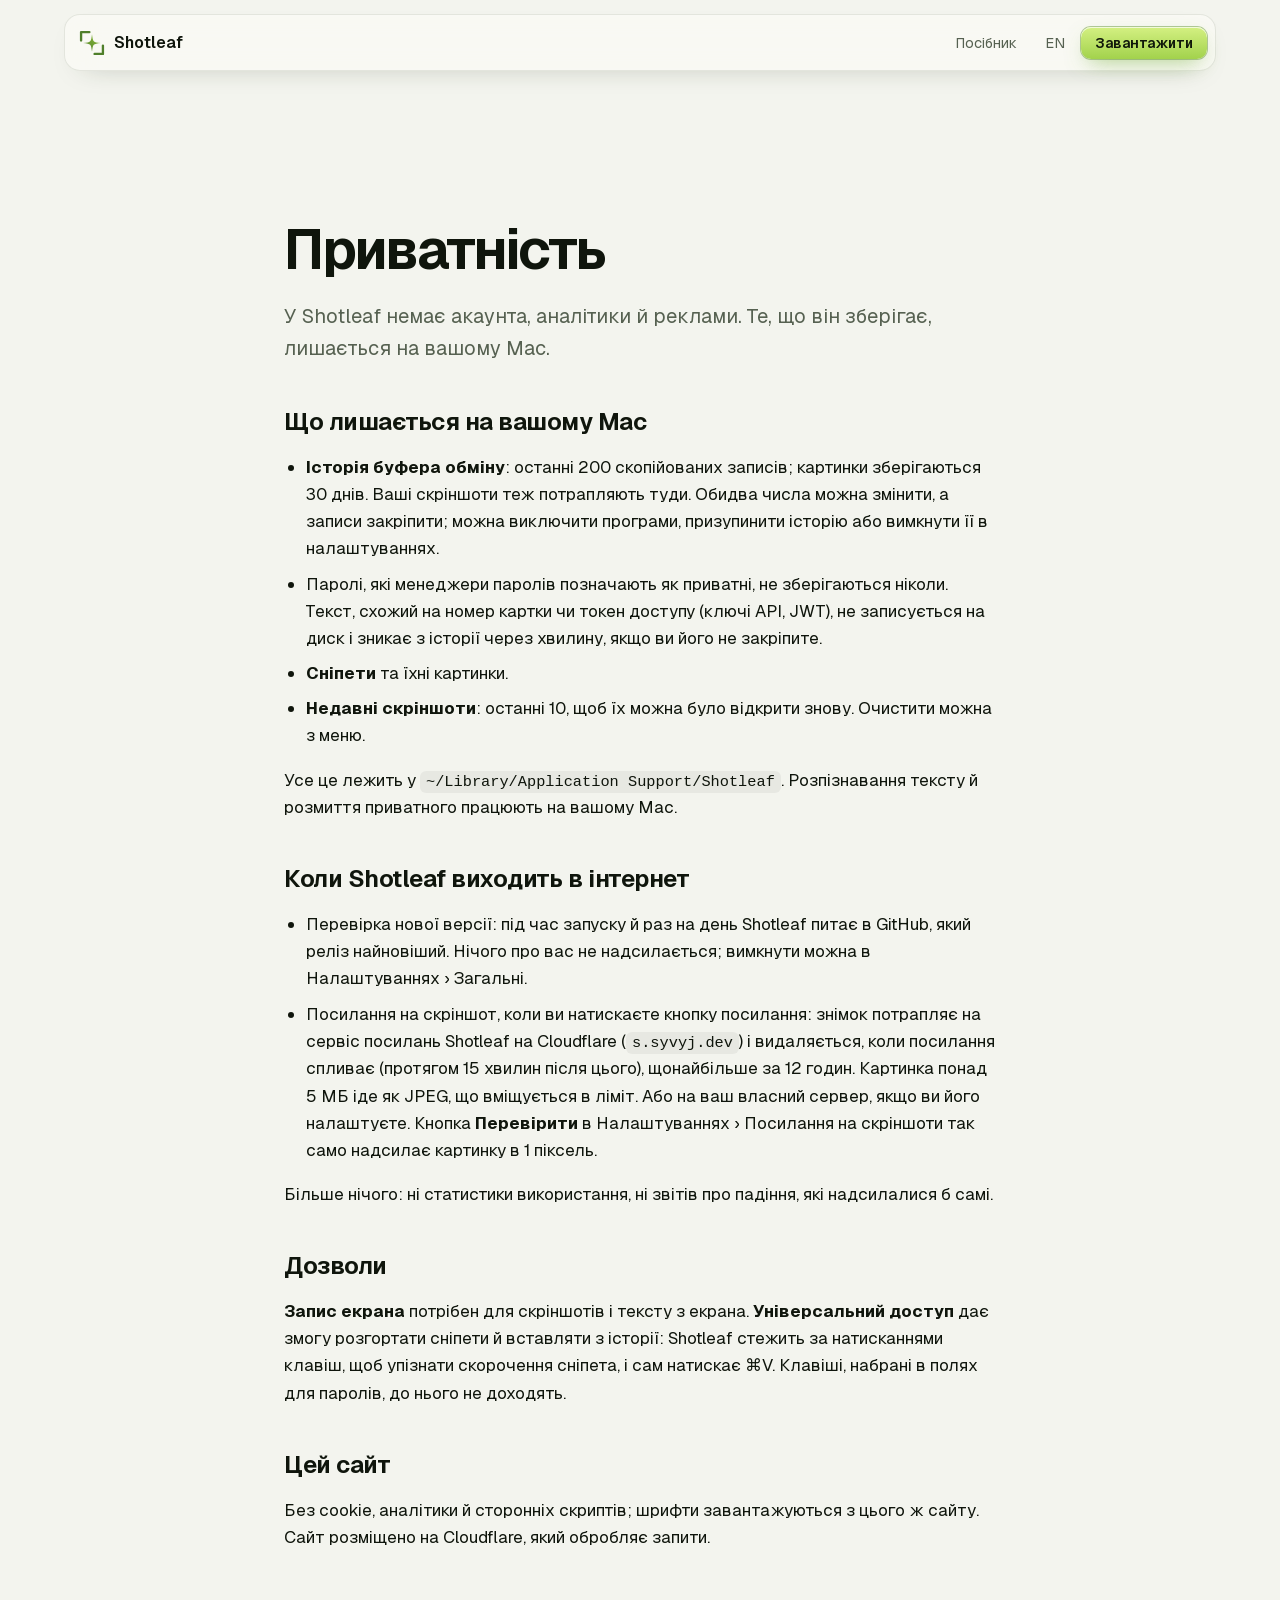
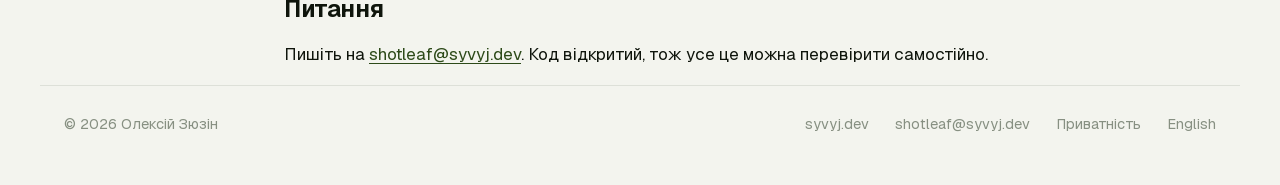
<file: site/uk/privacy/index.html>
<!doctype html>
<html lang="uk">
<head>
<meta charset="utf-8">
<meta name="viewport" content="width=device-width, initial-scale=1">
<meta name="color-scheme" content="light">
<title>Приватність — Shotleaf</title>
<meta name="description" content="Що Shotleaf зберігає на вашому Mac і чого нікуди не надсилає.">
<link rel="icon" href="../../assets/mark.svg" type="image/svg+xml">
<link rel="icon" href="../../assets/favicon.png" sizes="64x64">
<link rel="alternate" hreflang="en" href="../../privacy/">
<link rel="preload" href="../../fonts/geist-latin.woff2" as="font" type="font/woff2" crossorigin>
<link rel="stylesheet" href="../../style.css?v=91c13e4b">
</head>
<body>
<div class="wrap nav">
  <div class="bar-in">
    <a class="brand" href="../../uk/"><img src="../../assets/mark.svg" alt="">Shotleaf</a>
    <a class="l" href="../../uk/guide/">Посібник</a>
    <a class="l lang" href="../../privacy/" lang="en">EN</a>
    <a class="btn primary" href="https://github.com/Syvyj/shotleaf/releases/latest/download/Shotleaf.dmg">Завантажити</a>
  </div>
</div>

<main class="wrap doc">
<h1>Приватність</h1>
<p class="lead">У Shotleaf немає акаунта, аналітики й реклами. Те, що він зберігає, лишається на вашому Mac.</p>

<h2>Що лишається на вашому Mac</h2>
<ul>
  <li><b>Історія буфера обміну</b>: останні 200 скопійованих записів; картинки зберігаються 30 днів. Ваші скріншоти теж потрапляють туди. Обидва числа можна змінити, а записи закріпити; можна виключити програми, призупинити історію або вимкнути її в налаштуваннях.</li>
  <li>Паролі, які менеджери паролів позначають як приватні, не зберігаються ніколи. Текст, схожий на номер картки чи токен доступу (ключі API, JWT), не записується на диск і зникає з історії через хвилину, якщо ви його не закріпите.</li>
  <li><b>Сніпети</b> та їхні картинки.</li>
  <li><b>Недавні скріншоти</b>: останні 10, щоб їх можна було відкрити знову. Очистити можна з меню.</li>
</ul>
<p>Усе це лежить у <code>~/Library/Application Support/Shotleaf</code>. Розпізнавання тексту й розмиття приватного працюють на вашому Mac.</p>

<h2>Коли Shotleaf виходить в інтернет</h2>
<ul>
  <li>Перевірка нової версії: під час запуску й раз на день Shotleaf питає в GitHub, який реліз найновіший. Нічого про вас не надсилається; вимкнути можна в Налаштуваннях › Загальні.</li>
  <li>Посилання на скріншот, коли ви натискаєте кнопку посилання: знімок потрапляє на сервіс посилань Shotleaf на Cloudflare (<code>s.syvyj.dev</code>) і видаляється, коли посилання спливає (протягом 15 хвилин після цього), щонайбільше за 12 годин. Картинка понад 5 МБ іде як JPEG, що вміщується в ліміт. Або на ваш власний сервер, якщо ви його налаштуєте. Кнопка <b>Перевірити</b> в Налаштуваннях › Посилання на скріншоти так само надсилає картинку в 1 піксель.</li>
</ul>
<p>Більше нічого: ні статистики використання, ні звітів про падіння, які надсилалися б самі.</p>

<h2>Дозволи</h2>
<p><b>Запис екрана</b> потрібен для скріншотів і тексту з екрана. <b>Універсальний доступ</b> дає змогу розгортати сніпети й вставляти з історії: Shotleaf стежить за натисканнями клавіш, щоб упізнати скорочення сніпета, і сам натискає ⌘V. Клавіші, набрані в полях для паролів, до нього не доходять.</p>

<h2>Цей сайт</h2>
<p>Без cookie, аналітики й сторонніх скриптів; шрифти завантажуються з цього ж сайту. Сайт розміщено на Cloudflare, який обробляє запити.</p>

<h2>Питання</h2>
<p>Пишіть на <a href="mailto:shotleaf@syvyj.dev">shotleaf@syvyj.dev</a>. Код відкритий, тож усе це можна перевірити самостійно.</p>
</main>

<footer class="wrap">
  <span>© 2026 Олексій Зюзін</span>
  <a href="https://syvyj.dev">syvyj.dev</a>
  <a href="mailto:shotleaf@syvyj.dev">shotleaf@syvyj.dev</a>
  <a href="../../uk/privacy/">Приватність</a>
  <a href="../../privacy/" lang="en">English</a>
</footer>

</body>
</html>
</file>
<file: site/style.css>
/* Geist (SIL Open Font License 1.1, by Vercel), served from this site. */
@font-face {
  font-family: 'Geist';
  font-style: normal;
  font-weight: 400 700;
  font-display: swap;
  src: url(fonts/geist-cyrillic-ext.woff2) format('woff2');
  unicode-range: U+0460-052F, U+1C80-1C8A, U+20B4, U+2DE0-2DFF, U+A640-A69F, U+FE2E-FE2F;
}
@font-face {
  font-family: 'Geist';
  font-style: normal;
  font-weight: 400 700;
  font-display: swap;
  src: url(fonts/geist-cyrillic.woff2) format('woff2');
  unicode-range: U+0301, U+0400-045F, U+0490-0491, U+04B0-04B1, U+2116;
}
@font-face {
  font-family: 'Geist';
  font-style: normal;
  font-weight: 400 700;
  font-display: swap;
  src: url(fonts/geist-latin-ext.woff2) format('woff2');
  unicode-range: U+0100-02BA, U+02BD-02C5, U+02C7-02CC, U+02CE-02D7, U+02DD-02FF, U+0304, U+0308, U+0329, U+1D00-1DBF, U+1E00-1E9F, U+1EF2-1EFF, U+2020, U+20A0-20AB, U+20AD-20C4, U+2113, U+2C60-2C7F, U+A720-A7FF;
}
@font-face {
  font-family: 'Geist';
  font-style: normal;
  font-weight: 400 700;
  font-display: swap;
  src: url(fonts/geist-latin.woff2) format('woff2');
  unicode-range: U+0000-00FF, U+0131, U+0152-0153, U+02BB-02BC, U+02C6, U+02DA, U+02DC, U+0304, U+0308, U+0329, U+2000-206F, U+20AC, U+2122, U+2191, U+2193, U+2212, U+2215, U+FEFF, U+FFFD;
}

/* Shotleaf — "the capture frame": paper and ink, lime corners like the logo's,
   one dark forest band. Light, like the app's own windows. */
:root {
  --bg: #f3f4ee;
  --text: #0f150c;
  --muted: #566151;
  --faint: #879082;
  --leaf: #7cb342;
  --lime: #c6e86b;
  --deep: #2d4a19;
  --forest: #0e1a0b;
  --card: #ffffff;
  --edge: rgba(30, 50, 20, .1);
  --font: "Geist", -apple-system, BlinkMacSystemFont, sans-serif;
  --mono: ui-monospace, "SF Mono", Menlo, monospace;
  --hand: "Bradley Hand", "Segoe Print", cursive;
}
* { box-sizing: border-box; }
html { scroll-behavior: smooth; background: var(--bg); }
html.lenis, html.lenis body { height: auto; scroll-behavior: auto; }
.lenis.lenis-stopped { overflow: clip; }
.lenis.lenis-smooth iframe { pointer-events: none; }
body { margin: 0; color: var(--text); font: 17px/1.6 var(--font); -webkit-font-smoothing: antialiased; background: var(--bg); }
main { overflow-x: clip; }
a { color: inherit; text-decoration: none; }
:focus-visible { outline: 2px solid var(--leaf); outline-offset: 3px; border-radius: 8px; }
.wrap { max-width: 1200px; margin: 0 auto; padding-left: 24px; padding-right: 24px; }
section[id] { scroll-margin-top: 96px; }
kbd { font: 500 .8em/1 var(--font); padding: .28em .5em; border-radius: 6px; background: #fff; border: 1px solid var(--edge); border-bottom-width: 2px; color: var(--text); white-space: nowrap; }
.sr-only { position: absolute; width: 1px; height: 1px; overflow: hidden; clip-path: inset(50%); white-space: nowrap; }
::selection { background: #d6ef8e; color: #10180a; }

/* word-by-word headings (motion.js); hidden only until the intro has started */
.w { display: inline-block; overflow: hidden; vertical-align: top; padding-bottom: .1em; margin-bottom: -.1em; }
.w.el { overflow: visible; }
.wi { display: inline-block; }
.js:not(.ready) [data-split], .js:not(.ready) .slides, .js:not(.ready) .tabs, .js:not(.ready) .hero .icon { visibility: hidden; }

/* the frame: four lime corners, the motif from the logo and the capture picker */
.fc { position: relative; }
.fc > i { position: absolute; width: var(--c, .22em); height: var(--c, .22em); border: var(--t, .06em) solid var(--leaf); pointer-events: none; }
.fc > i:nth-of-type(1) { left: 0; top: 0; border-right: 0; border-bottom: 0; }
.fc > i:nth-of-type(2) { right: 0; top: 0; border-left: 0; border-bottom: 0; }
.fc > i:nth-of-type(3) { left: 0; bottom: 0; border-right: 0; border-top: 0; }
.fc > i:nth-of-type(4) { right: 0; bottom: 0; border-left: 0; border-top: 0; }

/* small label over a heading, in brackets */
.eyebrow { display: inline-flex; align-items: center; gap: 10px; margin: 0 0 22px; font: 500 13px/1 var(--mono); letter-spacing: .02em; text-transform: uppercase; color: var(--muted); }
.eyebrow::before, .eyebrow::after { content: ""; width: 7px; height: 13px; border: 1.5px solid var(--leaf); }
.eyebrow::before { border-right: 0; }
.eyebrow::after { border-left: 0; }

/* nav */
.nav { position: sticky; top: 14px; z-index: 50; margin-top: 14px; }
.nav .bar-in { display: flex; align-items: center; gap: 4px; padding: 8px 8px 8px 14px; border-radius: 16px; background: rgba(250, 251, 246, .8); border: 1px solid var(--edge); backdrop-filter: blur(16px) saturate(1.5); -webkit-backdrop-filter: blur(16px) saturate(1.5); box-shadow: 0 10px 30px -20px rgba(30, 50, 20, .4); position: relative; transition: background .3s, box-shadow .3s; }
.brand { display: flex; align-items: center; gap: 9px; font-weight: 600; font-size: 16px; margin-right: auto; }
.brand img { width: 26px; height: 26px; }
.nav .progress { display: none; }
.gs .nav .progress { display: block; position: absolute; left: 14px; right: 14px; bottom: -1px; height: 2px; border-radius: 2px; background: linear-gradient(90deg, var(--leaf), var(--lime)); transform: scaleX(0); transform-origin: 0 50%; }
.nav.scrolled .bar-in { background: rgba(250, 251, 246, .92); box-shadow: 0 14px 34px -18px rgba(30, 50, 20, .5); }
.nav a.l { color: var(--muted); font-size: 14.5px; padding: 8px 12px; border-radius: 10px; transition: color .2s, background .2s; }
.nav a.l:hover { color: var(--text); background: rgba(30, 50, 20, .06); }
.btn { display: inline-flex; align-items: center; gap: 9px; padding: 13px 20px; border-radius: 12px; font: 600 15.5px/1 var(--font); cursor: pointer; transition: transform .15s ease, box-shadow .2s ease, background .2s ease; }
.btn svg { width: 19px; height: 19px; flex: none; }
.btn.primary { translate: calc(var(--mx, 0) * 1px) calc(var(--my, 0) * 1px); color: #10180a; background: linear-gradient(180deg, #d4f082, #a2d24c); box-shadow: inset 0 1px 0 rgba(255, 255, 255, .7), 0 0 0 1px rgba(90, 140, 40, .45), 0 8px 22px -8px rgba(110, 170, 50, .7); }
.btn.primary:hover { transform: translateY(-1px); box-shadow: inset 0 1px 0 rgba(255, 255, 255, .7), 0 0 0 1px rgba(90, 140, 40, .55), 0 12px 28px -8px rgba(110, 170, 50, .8); }
.btn:active { transform: translateY(1px) scale(.98); }
.btn.quiet { color: var(--text); background: #fff; box-shadow: 0 0 0 1px var(--edge), 0 4px 12px -8px rgba(30, 50, 20, .3); }
.btn.quiet:hover { background: #fbfcf8; }
.nav .btn { padding: 9px 14px; font-size: 14px; border-radius: 10px; }
.btn.big { padding: 18px 28px; font-size: 18px; border-radius: 15px; }
.btn.big svg { width: 22px; height: 22px; }

/* hero: a big editorial heading, its first word captured in a frame */
.hero { position: relative; padding-top: 48px; }
.hero::before { content: ""; position: absolute; right: -10%; top: -260px; width: 1100px; height: 900px; pointer-events: none; z-index: -1;
  background: radial-gradient(closest-side, rgba(198, 232, 107, .5), rgba(198, 232, 107, .1) 60%, transparent 78%); }
.hero-top { display: grid; grid-template-columns: minmax(0, 1fr) auto; gap: 32px 48px; align-items: end; }
.hero h1 { font: 650 clamp(38px, 7.4vw, 108px)/.98 var(--font); letter-spacing: -.052em; margin: 0; max-width: 11.6em; }
.hero .frame { display: inline-block; padding: .04em .14em .1em; margin: 0 -.02em 0 -.14em; --c: .2em; --t: .055em; }
.hero .frame .dim { position: absolute; left: 0; top: -8px; transform: translateY(-100%); font: 600 clamp(10.5px, .9vw, 13px)/1 var(--mono); letter-spacing: 0; color: #fff; background: #1d231b; padding: .5em .75em; border-radius: 99px; white-space: nowrap; }
.hero .eyebrow { margin-bottom: 44px; }
.hero .frame .dim:empty { display: none; }
.hero .icon { width: clamp(110px, 13vw, 176px); height: auto; margin-bottom: .4em; filter: drop-shadow(0 10px 24px rgba(70, 120, 30, .25)); }
.hero-row { display: grid; grid-template-columns: minmax(0, 1fr) auto; gap: 28px 64px; align-items: end; margin-top: 44px; padding-top: 28px; border-top: 1px solid var(--edge); }
.hero .sub { font-size: 20px; color: var(--muted); max-width: 32em; margin: 0; line-height: 1.5; }
.hero .cta { display: flex; gap: 12px; flex-wrap: wrap; }
.hero .req { margin: 14px 0 0; font-size: 14px; color: var(--faint); }
.hero .rel { margin: 16px 0 0; font-size: 14.5px; color: var(--muted); }
.hero .rel + .req { margin-top: 4px; }
.hero .rel a { color: var(--deep); font-weight: 600; text-decoration: underline; text-decoration-color: rgba(124, 179, 66, .5); text-underline-offset: 3px; }
.hero .rel a:hover { text-decoration-color: var(--leaf); }
.hero .rel b { font-weight: 650; color: var(--text); font-variant-numeric: tabular-nums; }
.roll { display: inline-flex; vertical-align: bottom; }
.roll .dg { display: block; height: 1lh; overflow: hidden; }
.roll .col { display: flex; flex-direction: column; }
.roll .col > span { height: 1lh; }

/* the tool switcher: tabs under the stage pick the window shown above */
.slides { display: grid; text-align: left; margin: 72px auto 0; max-width: 1060px; position: relative; will-change: transform; }
.slides::after { content: ""; position: absolute; left: 10%; right: 10%; bottom: -30px; height: 100px; background: radial-gradient(closest-side, rgba(124, 179, 66, .3), transparent); filter: blur(30px); z-index: -1; }
.slide { grid-area: 1 / 1; align-self: center; opacity: 0; visibility: hidden; transform: translateY(10px) scale(.985); transition: opacity .45s ease, transform .45s ease, visibility 0s .45s; }
.slide.on { opacity: 1; visibility: visible; transform: none; transition: opacity .45s ease, transform .45s ease; }
.slide .win { box-shadow: 0 0 0 1px var(--edge), 0 50px 100px -40px rgba(30, 50, 20, .45), 0 18px 40px -20px rgba(30, 50, 20, .25); }
.slide .m-scroll, .slide .m-ocr { max-width: 900px; margin: 0 auto; width: 100%; }
.slide .m-clip { max-width: 820px; margin: 0 auto; width: 100%; }
.tabs { display: grid; grid-template-columns: repeat(5, minmax(0, 1fr)); gap: 12px; margin-top: 56px; text-align: left; position: relative; }
.tab-sel { position: absolute; left: 0; top: 0; z-index: 2; pointer-events: none; --c: 14px; --t: 2.5px; }
.gs .slide, .gs .slide.on { transition: none; }
.tab { position: relative; overflow: hidden; font: inherit; color: inherit; text-align: left; cursor: pointer; padding: 18px 18px 20px; border-radius: 18px; background: var(--card); border: 1px solid var(--edge); transition: border-color .2s, box-shadow .2s, transform .15s; }
.tab:hover { transform: translateY(-2px); }
.tab:active { transform: translateY(0) scale(.985); }
.tab.on { border-color: rgba(124, 179, 66, .55); box-shadow: 0 0 0 3px rgba(198, 232, 107, .35), 0 12px 30px -16px rgba(60, 110, 20, .5); }
.tab .caps { display: flex; gap: 6px; margin-bottom: 14px; }
.tab b { display: block; font-weight: 600; font-size: 15.5px; }
.tab span:not(.cap):not(.caps) { display: block; color: var(--muted); font-size: 14px; line-height: 1.45; margin-top: 2px; }
.tab .prog { position: absolute; left: 0; bottom: 0; height: 3px; width: 100%; background: linear-gradient(90deg, var(--leaf), var(--lime)); transform: scaleX(0); transform-origin: 0 50%; }
.tab.on .prog { transform: scaleX(var(--p, 0)); }
.cap { min-width: 38px; height: 38px; padding: 0 9px; display: grid; place-items: center; border-radius: 9px; font: 500 16px/1 var(--font); color: #2a3326;
  background: linear-gradient(180deg, #ffffff, #eef1ea); box-shadow: inset 0 0 0 1px rgba(30, 50, 20, .1), 0 3px 0 #d5dbcf, 0 5px 10px -4px rgba(30, 50, 20, .3); transition: transform .12s, box-shadow .12s, color .12s, background .12s; }
.cap.down, .tab.on .cap { color: #10180a; background: linear-gradient(180deg, #d4f082, #a2d24c); box-shadow: inset 0 0 0 1px rgba(90, 140, 40, .4), 0 3px 0 #9cc25a, 0 5px 12px -4px rgba(110, 170, 50, .6); }

/* tool sections: what it is and a live window on top, everything it does below */
.tool { display: grid; grid-template-columns: minmax(0, 5fr) minmax(0, 7fr); gap: 40px 64px; align-items: center; padding: 80px 0; border-top: 1px solid var(--edge); }
#scrolling, #clipboard { grid-template-columns: minmax(0, 7fr) minmax(0, 5fr); }
#scrolling .stagebox, #clipboard .stagebox { order: -1; }
.tool .about .caps { display: flex; gap: 6px; margin-bottom: 18px; }
.tool h3 { font: 650 clamp(30px, 3.2vw, 40px)/1.05 var(--font); letter-spacing: -.035em; margin: 0 0 12px; }
.tool .about p { color: var(--muted); margin: 0; font-size: 17px; }
.guide-link { display: inline-flex; align-items: center; gap: 6px; margin-top: 20px; padding: 9px 14px 9px 16px; border-radius: 99px; font-weight: 600; font-size: 14.5px; color: var(--deep); background: #fff; border: 1px solid rgba(124, 179, 66, .45); box-shadow: 0 6px 16px -10px rgba(60, 110, 20, .5); transition: background .2s, border-color .2s, transform .15s; }
.guide-link svg { width: 16px; height: 16px; color: var(--leaf); transition: transform .2s; }
.guide-link:hover { background: #f7fbec; border-color: var(--leaf); transform: translateY(-1px); }
.guide-link:hover svg { transform: translate(2px, -2px); }
.stagebox .win, .stagebox .m-snip .mail, .stagebox .m-scroll .view { box-shadow: 0 0 0 1px var(--edge), 0 40px 80px -40px rgba(30, 50, 20, .45), 0 14px 30px -18px rgba(30, 50, 20, .25); }
.feats { grid-column: 1 / -1; order: 3; display: grid; grid-template-columns: repeat(3, minmax(0, 1fr)); gap: 26px 36px; padding-top: 8px; }
.feat { padding-left: 22px; position: relative; }
.feat::before { content: ""; position: absolute; left: 0; top: 7px; width: 11px; height: 11px; border-radius: 0 70% 0 70%; background: linear-gradient(135deg, var(--lime), var(--leaf)); }
.feat b { display: block; font-weight: 600; font-size: 16px; margin-bottom: 3px; }
.feat span { color: var(--muted); font-size: 15px; line-height: 1.5; }

/* variants of the mockups for the tool sections */
.m-scroll.chat .card-i { height: auto; background: #eef1f6; width: 62%; padding: 1.4cqw 1.8cqw; border-radius: 1.6cqw 1.6cqw 1.6cqw .4cqw; }
.m-scroll.chat .card-i:nth-child(even) { margin-left: auto; background: #dcebc4; border-radius: 1.6cqw 1.6cqw .4cqw 1.6cqw; }
.m-scroll.chat .card-i b { display: none; }
.m-ocr.dialog .paper { transform: none; background: #f6f6f4; color: #222; font: 400 1.9cqw/1.45 -apple-system, sans-serif; padding: 8% 8% 6%; border-radius: 1.6cqw; box-shadow: 0 0 0 1px rgba(0, 0, 0, .08), 0 1.4cqw 3cqw rgba(0, 0, 0, .18); }
.m-ocr.dialog .paper b { display: block; font-size: 2.2cqw; margin-bottom: 1cqw; }
.m-ocr.dialog .paper .ok { display: inline-block; margin-top: 2.4cqw; float: right; background: #3b82f6; color: #fff; font-weight: 600; padding: .8cqw 2.6cqw; border-radius: .8cqw; }
.m-act .acts { display: flex; flex-direction: column; gap: .5cqw; }
.m-act .acts small { font-size: 1.4cqw; color: #8c9486; margin: 0 0 .6cqw .4cqw; }
.m-act .act { display: flex; gap: 1.2cqw; align-items: center; padding: 1cqw 1.2cqw; border-radius: 1cqw; font-size: 1.75cqw; border: .25cqw solid transparent; }
.m-act .act .k { width: 2.8cqw; height: 2.8cqw; border-radius: .7cqw; background: rgba(0, 0, 0, .06); display: grid; place-items: center; font-size: 1.4cqw; font-weight: 700; color: #6b7466; flex: none; }
.m-act .act.on { background: #dcebc4; border-color: #8fbf55; }
.m-act .act.on .k { background: #9ccc5a; color: #fff; }
.m-act .row .t { text-overflow: ellipsis; }
.m-batch .body2 { display: grid; grid-template-columns: minmax(0, 1.8fr) minmax(0, 1fr); gap: 1.6cqw; margin: 0 2.4cqw; }
.m-batch .grid { display: grid; grid-template-columns: repeat(3, minmax(0, 1fr)); gap: 1cqw; background: rgba(255, 255, 255, .5); border-radius: 1.4cqw; padding: 1.2cqw; }
.m-batch .ph { aspect-ratio: 4 / 3; border-radius: .8cqw; position: relative; }
.m-batch .ph em { position: absolute; right: .8cqw; bottom: .6cqw; font: 700 1.3cqw/1 -apple-system, sans-serif; color: rgba(255, 255, 255, .85); font-style: normal; }
.m-batch .side { background: rgba(255, 255, 255, .5); border-radius: 1.4cqw; padding: 1.6cqw; display: flex; flex-direction: column; gap: .8cqw; font-size: 1.6cqw; }
.m-batch .side small { font-size: 1.2cqw; font-weight: 600; letter-spacing: .04em; color: #8c9486; margin-top: .6cqw; }
.m-batch .field { background: #fff; border-radius: .8cqw; padding: .9cqw 1.2cqw; border: 1px solid rgba(30, 50, 20, .12); }
.m-batch .pos { display: grid; grid-template-columns: repeat(3, 3.4cqw); gap: .5cqw; }
.m-batch .pos i { height: 2.2cqw; border-radius: .5cqw; background: rgba(30, 50, 20, .1); }
.m-batch .pos i.on { background: #4d7a28; }
.m-batch .seg { display: flex; gap: .5cqw; flex-wrap: wrap; }
.m-batch .seg span { padding: .6cqw 1cqw; border-radius: .7cqw; background: rgba(255, 255, 255, .8); border: 1px solid rgba(30, 50, 20, .1); font-size: 1.4cqw; font-weight: 600; }
.m-batch .seg span.on { background: #dcebc4; border-color: #8fbf55; }



/* section heads: label and heading on the left, the line about it on the right */
.head { display: grid; grid-template-columns: minmax(0, 1.25fr) minmax(0, 1fr); gap: 0 64px; align-items: end; margin: 150px 0 52px; }
.head .eyebrow { grid-column: 1 / -1; justify-self: start; }
.head h2 { font: 650 clamp(36px, 5vw, 68px)/1 var(--font); letter-spacing: -.045em; margin: 0; }
.head > p { color: var(--muted); font-size: 18.5px; margin: 0 0 .4em; max-width: 26em; }

/* support: the dark forest band, opened by scrolling (motion.js), so it catches the eye */
.band { margin-top: 150px; padding: 110px 0 120px; text-align: center; background: radial-gradient(70% 60% at 50% 0%, rgba(124, 179, 66, .3), transparent 70%), var(--forest); color: #eef4e6; }
.band .spark { rotate: calc(var(--spin, 0) * 1deg); scale: var(--grow, 1); display: block; width: 96px; height: 96px; margin: 0 auto 26px; transition: transform .6s cubic-bezier(.2, .9, .2, 1.3), filter .6s; filter: drop-shadow(0 0 18px rgba(198, 232, 107, .35)); }
.band:has(.give a:hover, .give a:focus-visible) .spark { transform: scale(1.18) rotate(12deg); filter: drop-shadow(0 0 30px rgba(198, 232, 107, .8)); }
.band .eyebrow { color: #a9b8a0; }
.band h2 { font: 650 clamp(38px, 5.4vw, 76px)/1 var(--font); letter-spacing: -.05em; margin: 0 0 18px; }
.band .wrap > p:not(.eyebrow) { color: #b7c4ae; font-size: 19px; max-width: 32em; margin: 0 auto 40px; }
.band .give a { background: rgba(255, 255, 255, .05); border-color: rgba(198, 232, 107, .25); }
.band .give a:hover { background: rgba(198, 232, 107, .12); border-color: var(--lime); }
.band .give b { color: #f4fae6; }
.band .give small { color: #a9b8a0; }
.band :focus-visible { outline-color: var(--lime); }
.give { display: flex; flex-wrap: wrap; justify-content: center; gap: 12px; max-width: 980px; margin: 0 auto; }
.give a { flex: 0 1 240px; display: flex; flex-direction: column; align-items: flex-start; gap: 3px; padding: 16px 20px; border-radius: 14px; text-align: left; border: 1px solid; transition: background .2s, border-color .2s, transform .15s; }
.give a:hover { transform: translateY(-2px); }
.give b { font-weight: 600; font-size: 16px; }
.give small { font-size: 13.5px; }

/* privacy: a light card with the facts in rows */
.private-card { margin-top: 150px; padding: 64px 56px 52px; border-radius: 32px; background: radial-gradient(60% 80% at 15% 0%, rgba(198, 232, 107, .4), transparent 70%), #fff; border: 1px solid var(--edge); }
.private-card .head { margin: 0 0 40px; }
.facts { list-style: none; margin: 0; padding: 0; border-top: 1px solid var(--edge); }
.facts li { display: grid; grid-template-columns: 40px minmax(0, 1fr) minmax(0, 1.4fr); gap: 8px 32px; align-items: baseline; padding: 24px 0; border-bottom: 1px solid var(--edge); }
.facts svg { width: 26px; height: 26px; color: var(--leaf); align-self: center; }
.facts b { font-weight: 600; font-size: clamp(19px, 1.9vw, 24px); letter-spacing: -.02em; }
.facts span { color: var(--muted); font-size: 16.5px; }
[data-count] { font-variant-numeric: tabular-nums; }
.facts a { color: var(--deep); text-decoration: underline; text-underline-offset: 3px; }
.private-card .more { display: inline-flex; align-items: center; gap: 6px; margin-top: 30px; color: var(--deep); font-weight: 600; }
.private-card .more svg { width: 18px; height: 18px; color: var(--leaf); transition: transform .2s; }
.private-card .more:hover svg { transform: translate(2px, -2px); }

/* install */
.install { display: grid; grid-template-columns: repeat(3, minmax(0, 1fr)); gap: 14px; counter-reset: s; padding: 0; margin: 0; }
.install li { list-style: none; counter-increment: s; padding: 24px 24px 26px; border-radius: 18px; background: var(--card); border: 1px solid var(--edge); color: var(--muted); font-size: 15.5px; }
.install li::before { content: "0" counter(s); display: block; margin-bottom: 18px; font: 650 44px/1 var(--font); letter-spacing: -.04em; color: color-mix(in srgb, var(--leaf) calc(var(--fill, 0) * 100%), transparent); -webkit-text-stroke: 1.2px var(--leaf); }
.install b { color: var(--text); font-weight: 600; }
.brew { margin: 18px 0 0; color: var(--muted); font-size: 15px; }
.brew code { font: .9em var(--mono); background: rgba(30, 50, 20, .06); padding: 3px 8px; border-radius: 6px; color: var(--text); user-select: all; overflow-wrap: anywhere; }

/* the closing call to action, captured in the same frame as the hero */
.final { margin-top: 150px; }
.final-box { text-align: center; padding: 96px 32px 100px; --c: 44px; --t: 3px; }
.final-box > i { border-radius: 2px; }
.final h2 { font: 650 clamp(36px, 5.4vw, 76px)/1 var(--font); letter-spacing: -.05em; margin: 0 auto 20px; max-width: 13em; }
.final p { color: var(--muted); font-size: 18px; margin: 0 0 34px; }

footer { margin-top: 110px; padding-top: 26px; padding-bottom: 50px; border-top: 1px solid var(--edge); display: flex; flex-wrap: wrap; gap: 12px 26px; color: var(--faint); font-size: 14.5px; }
footer span { margin-right: auto; }
footer a:hover { color: var(--text); }
footer small { flex-basis: 100%; font-size: 12.5px; }
footer small a { text-decoration: underline; text-underline-offset: 2px; }

/* ======================================================================
   Mockups — the app's own windows, drawn in HTML. Sized by container width.
   ====================================================================== */
.mock { container-type: inline-size; position: relative; font-family: -apple-system, BlinkMacSystemFont, "SF Pro Text", var(--sans); color: #1b2318; }
.win {
  position: relative; border-radius: 2.2cqw; overflow: hidden;
  background: linear-gradient(180deg, #e8f0dc 0%, #f4f5f0 22%, #f1f2ee 100%);
  border: 1px solid rgba(20, 30, 10, .12); box-shadow: 0 2cqw 5cqw -2cqw rgba(20, 30, 10, .35);
}
.win-head { display: flex; align-items: center; gap: 1.4cqw; padding: 2cqw 2.4cqw 1.4cqw; }
.logo { width: 3.4cqw; height: 3.4cqw; flex: none; }
.win-title { font-weight: 700; font-size: 2.2cqw; line-height: 1.1; }
.win-title small { display: block; font: 500 1.4cqw/1.2 ui-monospace, Menlo, monospace; color: #7b8476; }
.tiles { display: flex; gap: .8cqw; margin-left: auto; }
.tile { width: 4.6cqw; height: 4.6cqw; border-radius: 1.1cqw; background: rgba(255, 255, 255, .7); border: 1px solid rgba(20, 30, 10, .08); display: grid; place-items: center; }
.tile svg { width: 2.4cqw; height: 2.4cqw; fill: none; stroke: #33402c; stroke-width: 2; stroke-linecap: round; stroke-linejoin: round; }
.tile.on { background: #dcebc4; border-color: #8fbf55; }
.bar { display: flex; gap: .9cqw; padding: 1.4cqw 2.4cqw 2cqw; align-items: center; }
.b { font-weight: 600; font-size: 1.75cqw; padding: .9cqw 1.6cqw; border-radius: 1cqw; background: rgba(255, 255, 255, .8); border: 1px solid rgba(20, 30, 10, .1); display: inline-flex; gap: .8cqw; align-items: center; white-space: nowrap; }
.b i { font: normal 500 1.3cqw/1 -apple-system, sans-serif; color: #8c9486; }
.b.go { background: linear-gradient(135deg, #7cb342, #c6e86b); border-color: transparent; }
.b.go i { color: #3d5a1d; }
.sp { flex: 1; }
.cursor { position: absolute; width: 3.2cqw; z-index: 9; filter: drop-shadow(0 .3cqw .4cqw rgba(0, 0, 0, .35)); transform: translate(-12%, -8%); }

/* — hero: the screenshot editor — */
.m-edit .canvas { position: relative; margin: 0 2.4cqw; aspect-ratio: 16 / 8.6; border-radius: 1.2cqw; background: #e3e7de; overflow: hidden; }
.m-edit .shot { position: absolute; inset: 8% 9%; border-radius: .6cqw; background: linear-gradient(120deg, #24502c, #10241a 70%); box-shadow: 0 1cqw 2cqw rgba(0, 0, 0, .25); }
.m-edit .shot::before { content: ""; position: absolute; left: 7%; top: 30%; width: 44%; height: 28%; border-radius: .5cqw; background: linear-gradient(90deg, #7cb342, #3e9a6a); }
.m-edit .word { position: absolute; left: 11%; top: 34%; font: 800 5.4cqw/1 -apple-system, sans-serif; color: #fff; letter-spacing: -.02em; }
.m-edit .lines { position: absolute; left: 60%; top: 18%; width: 30%; }
.m-edit .lines i { display: block; height: .9cqw; border-radius: 1cqw; background: rgba(255, 255, 255, .25); margin-bottom: 1.2cqw; }
.m-edit .lines i:nth-child(2) { width: 70%; } .m-edit .lines i:nth-child(3) { width: 85%; }
.m-edit svg.ink { position: absolute; inset: 0; width: 100%; height: 100%; overflow: visible; }
.m-edit .callout { position: absolute; left: 56%; top: 66%; background: #fff; color: #111; font: 700 1.9cqw/1.15 -apple-system, sans-serif; padding: 1cqw 1.4cqw; border-radius: .9cqw; box-shadow: 0 .5cqw 1.2cqw rgba(0, 0, 0, .25); white-space: nowrap; }
.m-edit .callout span { display: inline-block; }
.m-edit .wm { position: absolute; right: 12%; bottom: 10%; font: 800 3.4cqw/1 -apple-system, sans-serif; color: rgba(255, 255, 255, .55); transform: rotate(-12deg); }
.m-edit .toast { position: absolute; left: 50%; top: 6%; transform: translateX(-50%); background: rgba(18, 26, 18, .88); color: #fff; font: 600 1.8cqw/1 -apple-system, sans-serif; padding: 1.1cqw 2cqw; border-radius: 99px; display: flex; gap: .8cqw; align-items: center; opacity: 0; }
.m-edit .toast b { color: #c6e86b; }

.play.m-edit .cursor { animation: e-cursor 11s ease-in-out infinite; }
.play.m-edit .t-arrow { animation: e-tile 11s step-end infinite; }
.play.m-edit .a-line { animation: e-arrow 11s ease-in-out infinite; }
.play.m-edit .a-head { animation: e-head 11s linear infinite; }
.play.m-edit .a-rect { animation: e-rect 11s ease-in-out infinite; }
.play.m-edit .a-step { animation: e-step 11s ease-out infinite; transform-box: fill-box; transform-origin: center; }
.play.m-edit .callout { animation: e-call 11s ease-out infinite; transform-origin: 0 0; }
.play.m-edit .callout span { animation: e-type 11s steps(18, end) infinite; }
.play.m-edit .copy { animation: e-press 11s ease infinite; }
.play.m-edit .toast { animation: e-toast 11s ease infinite; }
@keyframes e-cursor {
  0% { left: 78%; top: 76%; } 8%, 10% { left: 47.5%; top: 9%; }
  13% { left: 72%; top: 33%; } 24% { left: 50%; top: 45%; }
  28% { left: 15.5%; top: 34.5%; } 38% { left: 51%; top: 57%; }
  45%, 60% { left: 62%; top: 66%; } 68%, 84% { left: 7%; top: 94%; } 100% { left: 78%; top: 76%; }
}
@keyframes e-tile { 0% { background: rgba(255,255,255,.7); border-color: rgba(20,30,10,.08); } 9%, 92% { background: #dcebc4; border-color: #8fbf55; } }
@keyframes e-arrow { 0%, 13% { stroke-dashoffset: 1; opacity: 1; } 24%, 90% { stroke-dashoffset: 0; opacity: 1; } 97%, 100% { stroke-dashoffset: 0; opacity: 0; } }
@keyframes e-head { 0%, 23.5% { opacity: 0; } 24%, 90% { opacity: 1; } 97%, 100% { opacity: 0; } }
@keyframes e-rect { 0%, 28% { stroke-dashoffset: 1; opacity: 1; } 38%, 90% { stroke-dashoffset: 0; opacity: 1; } 97%, 100% { stroke-dashoffset: 0; opacity: 0; } }
@keyframes e-step { 0%, 39% { transform: scale(0); } 42% { transform: scale(1.25); } 44%, 90% { transform: scale(1); opacity: 1; } 97%, 100% { transform: scale(1); opacity: 0; } }
@keyframes e-call { 0%, 45% { transform: scale(0); opacity: 0; } 48% { transform: scale(1.05); opacity: 1; } 50%, 90% { transform: scale(1); opacity: 1; } 97%, 100% { opacity: 0; } }
@keyframes e-type { 0%, 48% { clip-path: inset(0 100% 0 0); } 60%, 100% { clip-path: inset(0 0 0 0); } }
@keyframes e-press { 0%, 69% { transform: none; filter: none; } 70% { transform: scale(.93); filter: brightness(.92); } 72%, 100% { transform: none; filter: none; } }
@keyframes e-toast { 0%, 70% { opacity: 0; transform: translate(-50%, -30%); } 73%, 84% { opacity: 1; transform: translate(-50%, 0); } 88%, 100% { opacity: 0; transform: translate(-50%, 0); } }

/* — picker — */
@property --pw { syntax: "<integer>"; inherits: true; initial-value: 860; }
@property --ph { syntax: "<integer>"; inherits: true; initial-value: 360; }
.m-pick .desk { position: relative; aspect-ratio: 16 / 10; border-radius: 1.6cqw; overflow: hidden; background: linear-gradient(160deg, #8d96a3, #5e6a7b); }
.m-pick .doc { position: absolute; left: 8%; top: 10%; width: 52%; height: 62%; background: #fafafa; border-radius: 1cqw; padding: 3% 4%; }
.m-pick .doc i { display: block; height: 1.3cqw; border-radius: 1cqw; background: #232323; margin: 2.2cqw 0; width: 92%; }
.m-pick .doc i:nth-child(3n) { width: 60%; } .m-pick .doc i:nth-child(3n+2) { width: 78%; }
.m-pick .sun { position: absolute; left: 68%; top: 22%; width: 13%; aspect-ratio: 1; border-radius: 50%; background: #8b4513; }
.m-pick .dim { position: absolute; inset: 0; background: rgba(20, 24, 30, .38); }
.m-pick .sel {
  --pw: 860; --ph: 360; position: absolute; left: 11%; top: 16%;
  width: calc(var(--pw) / 860 * 36%); height: calc(var(--ph) / 360 * 26%);
  border: .35cqw solid #9ccc5a; border-radius: .6cqw; box-shadow: 0 0 0 200cqw rgba(20, 24, 30, .0); background: rgba(255, 255, 255, .0);
  backdrop-filter: brightness(1.6) saturate(1.1);
  counter-reset: w var(--pw) h var(--ph);
}
.m-pick .sel::before { content: counter(w) " × " counter(h); position: absolute; left: 0; top: -4.2cqw; background: #1d231b; color: #fff; font: 700 1.6cqw/1 -apple-system, sans-serif; padding: .8cqw 1.1cqw; border-radius: 99px; white-space: nowrap; }
.m-pick .loupe { position: absolute; width: 9cqw; height: 9cqw; border-radius: 50%; border: .35cqw solid #9ccc5a; background: #fff; overflow: hidden; box-shadow: 0 .6cqw 1.6cqw rgba(0, 0, 0, .3); transform: translate(10%, 10%); }
.m-pick .loupe::after { content: ""; position: absolute; inset: 0; background: linear-gradient(#111 0 0) 0 30% / 100% 18% no-repeat; opacity: .9; }
.m-pick .hint { position: absolute; left: 50%; bottom: 4.5%; transform: translateX(-50%); display: flex; gap: 1.6cqw; align-items: center; white-space: nowrap; background: #f3f6ee; color: #20301a; font: 600 1.45cqw/1 -apple-system, sans-serif; padding: 1.1cqw 1.8cqw; border-radius: 99px; box-shadow: 0 .6cqw 1.4cqw rgba(0, 0, 0, .25); }
.m-pick .hint kbd { font-size: 1.25cqw; padding: .45cqw .6cqw; border-radius: .6cqw; background: #dcebc4; border: 0; margin-right: .5cqw; }
.m-pick .flash { position: absolute; inset: 0; background: #fff; opacity: 0; pointer-events: none; }
.play.m-pick .sel { animation: p-sel 7s ease-in-out infinite; }
.play.m-pick .cursor, .play.m-pick .loupe { animation: p-cur 7s ease-in-out infinite; }
.play.m-pick .flash { animation: p-flash 7s ease-out infinite; }
@keyframes p-sel { 0%, 12% { --pw: 0; --ph: 0; opacity: 0; } 13% { opacity: 1; --pw: 0; --ph: 0; } 55%, 86% { --pw: 860; --ph: 360; opacity: 1; } 92%, 100% { --pw: 860; --ph: 360; opacity: 0; } }
@keyframes p-cur { 0% { left: 70%; top: 70%; } 12% { left: 11%; top: 16%; } 55%, 100% { left: 47%; top: 42%; } }
@keyframes p-flash { 0%, 64% { opacity: 0; } 66% { opacity: .55; } 72%, 100% { opacity: 0; } }
.m-pick .try { display: none; }
@media (pointer: fine) {
  .gs .m-pick .try { display: block; position: absolute; right: 3%; top: 4%; font: 600 1.5cqw/1 -apple-system, sans-serif; padding: .9cqw 1.4cqw; border-radius: 99px; background: #1d231b; color: #fff; }
  .gs .m-pick .desk { cursor: crosshair; user-select: none; -webkit-user-select: none; }
}
.m-pick.live .sel, .m-pick.live .loupe, .m-pick.live .flash { animation: none; }
.m-pick.live .sel { opacity: 1; }
.m-pick.live .cursor, .m-pick.live .try { display: none; }

/* — scrolling capture — */
@property --sc { syntax: "<integer>"; inherits: true; initial-value: 2834; }
.m-scroll .stage { display: grid; grid-template-columns: minmax(0, 1.4fr) minmax(0, 1fr); gap: 3cqw; align-items: start; }
.m-scroll .view { position: relative; aspect-ratio: 10 / 9; border-radius: 1.4cqw; overflow: hidden; background: #fff; border: .35cqw solid #9ccc5a; }
.m-scroll .page { position: absolute; left: 0; right: 0; top: 0; padding: 12% 6% 0; }
.m-scroll .sticky { position: absolute; left: 0; right: 0; top: 0; height: 9%; background: #26331f; z-index: 2; display: flex; align-items: center; padding: 0 5%; gap: 2cqw; }
.m-scroll .sticky i { width: 8cqw; height: 1.2cqw; border-radius: 1cqw; background: rgba(255, 255, 255, .45); }
.card-i { height: 8cqw; border-radius: 1cqw; margin-bottom: 2cqw; background: #eef1f6; display: flex; gap: 2cqw; padding: 1.6cqw; }
.card-i b { width: 4.8cqw; border-radius: .8cqw; flex: none; }
.card-i span { flex: 1; display: grid; gap: 1cqw; align-content: center; }
.card-i span i { height: 1cqw; border-radius: 1cqw; background: #c8cfdb; }
.card-i span i + i { width: 65%; }
.m-scroll .strip { position: relative; border-radius: 1cqw; overflow: hidden; background: #fff; box-shadow: 0 1cqw 2.4cqw rgba(0, 0, 0, .18); height: 46cqw; }
.m-scroll .strip .page { transform: scale(.62); transform-origin: 0 0; width: 161%; padding-top: 7%; }
.m-scroll .strip .sticky { height: 4cqw; }
.m-scroll .grow { position: absolute; inset: 0; }
.m-scroll .rbar { margin-top: 2.4cqw; display: flex; align-items: center; gap: 1.4cqw; background: #263023; color: #fff; border-radius: 99px; padding: 1cqw 1cqw 1cqw 2.2cqw; font: 600 1.7cqw/1 -apple-system, sans-serif; width: max-content; counter-reset: sc var(--sc); }
.m-scroll .rbar .dot { width: 1.2cqw; height: 1.2cqw; border-radius: 50%; background: #c6e86b; }
.m-scroll .rbar .n::after { content: counter(sc) " px"; }
.m-scroll .rbar .b { font-size: 1.5cqw; }
.m-scroll .rbar .b.ghost { background: rgba(255, 255, 255, .12); color: #fff; border: 0; }
.play.m-scroll .view .page { animation: s-page 9s ease-in-out infinite; }
.play.m-scroll .grow { animation: s-grow 9s ease-in-out infinite; }
.play.m-scroll .rbar { animation: s-count 9s ease-in-out infinite; }
.play.m-scroll .rbar .dot { animation: s-blink 1s ease-in-out infinite; }
@keyframes s-page { 0%, 8% { transform: translateY(0); } 80%, 100% { transform: translateY(-58%); } }
@keyframes s-grow { 0%, 8% { clip-path: inset(0 0 72% 0); } 80%, 100% { clip-path: inset(0 0 0 0); } }
@keyframes s-count { 0%, 8% { --sc: 640; } 80%, 100% { --sc: 2834; } }
@keyframes s-blink { 50% { opacity: .3; } }

/* — text from a screenshot — */
.m-ocr .stage { position: relative; display: grid; grid-template-columns: minmax(0, 1fr) minmax(0, 1fr); gap: 3cqw; align-items: center; }
.m-ocr .paper { position: relative; aspect-ratio: 4 / 3; border-radius: 1.2cqw; background: #fffbe8; box-shadow: 0 1cqw 2.4cqw rgba(0, 0, 0, .15); padding: 10% 9%; font: 600 4cqw/1.35 var(--hand); color: #283a7a; transform: rotate(-2deg); overflow: hidden; }
.m-ocr .scan { position: absolute; left: 0; right: 0; height: 18%; top: -20%; background: linear-gradient(transparent, rgba(156, 204, 90, .55), transparent); }
.m-ocr .win { padding-bottom: 0; }
.m-ocr .text { margin: 0 2.4cqw; background: #fff; border-radius: 1.4cqw; padding: 2cqw 2.2cqw; min-height: 17cqw; font-size: 1.9cqw; line-height: 1.45; }
.m-ocr .text div { opacity: 1; }
.play.m-ocr .scan { animation: o-scan 7s ease-in-out infinite; }
.play.m-ocr .text div { animation: o-line 7s ease infinite; }
.play.m-ocr .text div + div { animation-name: o-line2; }
@keyframes o-scan { 0%, 5% { top: -20%; } 40% { top: 105%; } 100% { top: 105%; } }
@keyframes o-line { 0%, 38% { opacity: 0; transform: translateY(.6cqw); } 44%, 92% { opacity: 1; transform: none; } 100% { opacity: 0; } }
@keyframes o-line2 { 0%, 44% { opacity: 0; transform: translateY(.6cqw); } 50%, 92% { opacity: 1; transform: none; } 100% { opacity: 0; } }

/* — clipboard panel (scripted) — */
.m-clip .panel { display: grid; grid-template-columns: minmax(0, 1.1fr) minmax(0, 1fr); gap: 1.6cqw; margin: 0 2.4cqw; height: 34cqw; }
.m-clip .search { flex: 1; display: flex; align-items: center; gap: 1cqw; height: 4.8cqw; padding: 0 1.6cqw; border-radius: 1.2cqw; background: rgba(255, 255, 255, .7); font-size: 1.9cqw; color: #1b2318; }
.m-clip .search svg { width: 2.2cqw; height: 2.2cqw; stroke: #3d6b2a; fill: none; stroke-width: 2.4; }
.m-clip .search .ph { color: #8c9486; }
.m-clip .caret { display: inline-block; width: .2cqw; height: 2.4cqw; background: #3d6b2a; vertical-align: middle; animation: blink 1s steps(1) infinite; }
@keyframes blink { 50% { opacity: 0; } }
.m-clip .list, .m-clip .prev { background: rgba(255, 255, 255, .45); border-radius: 1.4cqw; padding: 1.2cqw; overflow: hidden; }
.m-clip .row { display: flex; align-items: center; gap: 1.2cqw; padding: 1cqw 1.2cqw; border-radius: 1cqw; font-size: 1.75cqw; border: .25cqw solid transparent; white-space: nowrap; overflow: hidden; transition: opacity .25s, max-height .3s, padding .3s, margin .3s; max-height: 7cqw; }
.m-clip .row .k { width: 2.8cqw; height: 2.8cqw; flex: none; border-radius: .7cqw; background: rgba(0, 0, 0, .06); display: grid; place-items: center; font-size: 1.4cqw; font-weight: 700; color: #6b7466; }
.m-clip .row .t { flex: 1; overflow: hidden; text-overflow: ellipsis; }
.m-clip .row .w { color: #9aa294; font-size: 1.4cqw; }
.m-clip .row.sel { background: #dcebc4; border-color: #8fbf55; }
.m-clip .row.sel .k { background: #9ccc5a; color: #fff; }
.m-clip .row.gone { opacity: 0; max-height: 0; padding-top: 0; padding-bottom: 0; border-width: 0; }
.m-clip mark { background: #c6e86b; color: inherit; border-radius: .3cqw; }
.m-clip .prev { font-size: 1.8cqw; line-height: 1.45; color: #2a3326; }
.m-clip .prev small { display: block; margin-top: 1.4cqw; font-size: 1.35cqw; color: #8c9486; }
.m-clip .b.go.hit { transform: scale(.93); filter: brightness(.92); }
.m-clip .dest { margin: 2.6cqw 0 0; background: #fff; border-radius: 1.6cqw; padding: 1.6cqw 2cqw; font-size: 1.9cqw; box-shadow: 0 1cqw 2.4cqw rgba(0, 0, 0, .12); display: flex; gap: 1.4cqw; align-items: center; color: #222; min-height: 6.4cqw; }
.m-clip .dest .who { width: 3.6cqw; height: 3.6cqw; border-radius: 50%; background: linear-gradient(135deg, #f1a35b, #d9573b); flex: none; }
.m-clip .win { transition: opacity .35s, transform .35s; }
.m-clip .win.hide { opacity: 0; transform: scale(.97) translateY(1cqw); }

/* — snippets (scripted) — */
.m-snip .mail { background: #fff; border-radius: 1.6cqw; box-shadow: 0 1.4cqw 3cqw rgba(0, 0, 0, .14); overflow: hidden; }
.m-snip .mail-top { display: flex; gap: .9cqw; padding: 1.6cqw 2cqw; background: #f4f4f2; border-bottom: 1px solid #e5e5e0; }
.m-snip .mail-top i { width: 1.5cqw; height: 1.5cqw; border-radius: 50%; background: #ff5f57; }
.m-snip .mail-top i:nth-child(2) { background: #febc2e; } .m-snip .mail-top i:nth-child(3) { background: #28c840; }
.m-snip .field { padding: 1.4cqw 2.4cqw; border-bottom: 1px solid #eee; font-size: 1.8cqw; color: #777; }
.m-snip .field b { color: #222; font-weight: 500; }
.m-snip .body { padding: 2.4cqw; min-height: 30cqw; font-size: 2.1cqw; line-height: 1.55; color: #222; white-space: pre-wrap; }
.m-snip .abbr { background: #dcebc4; border-radius: .4cqw; padding: 0 .3cqw; }
.m-snip .caret { display: inline-block; width: .22cqw; height: 2.6cqw; background: #222; vertical-align: -0.4cqw; animation: blink 1s steps(1) infinite; }
.m-snip .ask { position: absolute; right: 4%; bottom: 8%; width: 46%; }
.m-snip .ask .win { padding-bottom: 0; }
.m-snip .ask .q { margin: 0 2.4cqw 2cqw; font-size: 1.8cqw; }
.m-snip .ask .q span { display: block; margin-top: .8cqw; background: #fff; border: .25cqw solid #8fbf55; border-radius: 1cqw; padding: 1cqw 1.4cqw; min-height: 4.6cqw; }
.m-snip .ask { transition: opacity .3s, transform .3s; }
.m-snip .ask.hide { opacity: 0; transform: translateY(1.4cqw); pointer-events: none; }

/* motion off: every mockup shows its finished state */
@media (prefers-reduced-motion: reduce) {
  .mock *, .mock { animation: none !important; transition: none !important; }
  .m-edit .cursor, .m-pick .cursor, .m-pick .loupe { display: none; }
}


@media (max-width: 960px) {
  .hero { padding-top: 36px; }
  .hero-row { grid-template-columns: minmax(0, 1fr); }
  .slides { margin-top: 48px; }
  /* tabs become a strip you swipe sideways */
  .tabs { display: flex; overflow-x: auto; scroll-snap-type: x mandatory; gap: 10px; margin: 32px -24px 0; padding: 8px 24px 10px; scrollbar-width: none; }
  .tabs::-webkit-scrollbar { display: none; }
  .tab { flex: 0 0 230px; scroll-snap-align: start; }
  .tool, #scrolling, #clipboard { grid-template-columns: minmax(0, 1fr); gap: 28px; padding: 52px 0; }
  #scrolling .stagebox, #clipboard .stagebox { order: 0; }
  .feats { grid-template-columns: repeat(2, minmax(0, 1fr)); gap: 20px 24px; }
  .install { grid-template-columns: minmax(0, 1fr); }
  .head { grid-template-columns: minmax(0, 1fr); gap: 16px; margin-top: 100px; }
  .band { margin-top: 100px; padding: 80px 0 88px; }
  .private-card { padding: 44px 22px 36px; border-radius: 24px; }
  .facts li { grid-template-columns: 34px minmax(0, 1fr); }
  .facts span { grid-column: 2; }
  .private-card, .final { margin-top: 100px; }
  .final-box { padding: 64px 20px 68px; --c: 30px; }
}
.more-feats { display: none; }
@media (max-width: 760px) {
  .nav a.l:not(.lang) { display: none; }
}
@media (max-width: 560px) {
  .nav .btn.primary { display: none; }
  .hero-top { grid-template-columns: minmax(0, 1fr); position: relative; }
  .hero .icon { position: absolute; right: 0; top: -6px; width: 60px; margin: 0; }
  .hero .eyebrow { max-width: calc(100% - 76px); }
  .hero h1 { font-size: clamp(38px, 11vw, 54px); }
  /* long feature lists: the first four, the rest on request */
  .tool:not(.open) .feat:nth-child(n+5) { display: none; }
  .tool:not(.open) .more-feats { display: block; grid-column: 1 / -1; order: 4; justify-self: start; font: 600 15px/1 var(--font); color: var(--deep); background: #fff; border: 1px solid var(--edge); border-radius: 12px; padding: 12px 16px; cursor: pointer; }
  .tab { flex-basis: 78%; }
  .feats { grid-template-columns: minmax(0, 1fr); }
  .give a { flex-basis: 100%; }
  .hero .sub { font-size: 18px; }
  .btn.big { padding: 16px 22px; font-size: 16.5px; }
}
@media (prefers-reduced-motion: reduce) {
  html { scroll-behavior: auto; }
  .cap, .btn, .tab, .give a, .slide, .band .spark { transition: none; }
}

/* The guide: contents on the left (sticky), the text with the app's own windows on the right */
.nav a.l.on { color: var(--text); background: rgba(30, 50, 20, .06); }
.guide-head { padding: 72px 0 8px; max-width: 46em; }
.guide-head h1 { font: 650 clamp(44px, 6.4vw, 92px)/.98 var(--font); letter-spacing: -.05em; margin: 0 0 22px; }
.guide-head .lead { font-size: 20px; color: var(--muted); margin: 0; }
.guide-layout { display: grid; grid-template-columns: 220px minmax(0, 1fr); gap: 64px; margin-top: 64px; padding-top: 32px; border-top: 1px solid var(--edge); }
.toc { position: sticky; top: 104px; align-self: start; font-size: 14.5px; }
.toc p { margin: 0 0 12px; font: 500 12px/1 var(--mono); text-transform: uppercase; letter-spacing: .04em; color: var(--faint); }
.toc ol { list-style: none; margin: 0; padding: 0; counter-reset: t; }
.toc li { counter-increment: t; }
.toc a { display: flex; gap: 10px; padding: 7px 10px; margin-left: -10px; border-radius: 9px; color: var(--muted); transition: color .2s, background .2s; }
.toc a::before { content: counter(t, decimal-leading-zero); font: 500 12px/1.9 var(--mono); color: var(--faint); }
.toc a:hover { color: var(--text); background: rgba(30, 50, 20, .05); }
.toc a.on { color: var(--text); background: #fff; box-shadow: 0 0 0 1px var(--edge); }
.toc a.on::before { color: var(--leaf); }
.guide-body { max-width: 780px; }
.guide-body section { padding-bottom: 40px; margin-bottom: 56px; border-bottom: 1px solid var(--edge); scroll-margin-top: 96px; }
.guide-body section:last-child { border-bottom: 0; }
.guide-body h2 { font: 650 clamp(30px, 3.4vw, 44px)/1.05 var(--font); letter-spacing: -.04em; margin: 0 0 18px; }
.guide-body h3 { font: 650 21px/1.25 var(--font); letter-spacing: -.02em; margin: 40px 0 10px; }
.guide-body p, .guide-body li, .guide-body dd { font-size: 17px; line-height: 1.65; }
.guide-body p { margin: 0 0 16px; }
.guide-body ul { padding-left: 20px; }
.guide-body li { margin: 6px 0; }
.guide-body a { color: var(--deep); text-decoration: underline; text-underline-offset: 3px; }
.guide-body code { font: .88em var(--mono); background: rgba(30, 50, 20, .06); padding: 2px 6px; border-radius: 6px; }
.steps { counter-reset: s; list-style: none; padding: 0; margin: 0 0 24px; }
.steps li { counter-increment: s; position: relative; padding: 2px 0 10px 46px; margin: 0; }
.steps li::before { content: counter(s); position: absolute; left: 0; top: 2px; width: 30px; height: 30px; display: grid; place-items: center; border-radius: 9px; font: 650 14px/1 var(--font); color: #10180a; background: linear-gradient(180deg, #d4f082, #a2d24c); }
.defs { display: grid; grid-template-columns: max-content minmax(0, 1fr); gap: 10px 24px; margin: 0 0 20px; padding: 18px 20px; border-radius: 14px; background: #fff; border: 1px solid var(--edge); }
.defs dt { font-weight: 600; }
.defs dd { margin: 0; color: var(--muted); }
.keys { width: 100%; border-collapse: collapse; margin: 4px 0 22px; font-size: 16px; }
.keys td { padding: 10px 0; border-top: 1px solid var(--edge); vertical-align: top; }
.keys tr:last-child td { border-bottom: 1px solid var(--edge); }
.keys td:first-child { width: 168px; padding-right: 18px; white-space: nowrap; color: var(--text); font-weight: 500; }
.keys td:last-child { color: var(--muted); }
.guide-body figure { margin: 26px 0 30px; }
.guide-body figure img { display: block; width: 100%; height: auto; border-radius: 14px; filter: drop-shadow(0 22px 34px rgba(30, 50, 20, .22)) drop-shadow(0 4px 10px rgba(30, 50, 20, .12)); }
.guide-body figure.small img { width: min(100%, 420px); }
.guide-body figure.mockfig .win { box-shadow: 0 0 0 1px var(--edge), 0 30px 60px -30px rgba(30, 50, 20, .4), 0 10px 24px -14px rgba(30, 50, 20, .2); }
.guide-body figure.menu img { width: min(100%, 360px); border-radius: 10px; }
.note { padding: 14px 18px; border-radius: 12px; background: #f7fbec; border: 1px solid rgba(124, 179, 66, .35); color: var(--text); }
details { border-top: 1px solid var(--edge); padding: 4px 0; }
details:last-of-type { border-bottom: 1px solid var(--edge); margin-bottom: 24px; }
summary { cursor: pointer; padding: 14px 0; font-weight: 600; font-size: 17px; list-style: none; display: flex; gap: 12px; align-items: baseline; }
summary::-webkit-details-marker { display: none; }
summary::before { content: "+"; font: 600 18px/1 var(--mono); color: var(--leaf); width: 14px; flex: none; }
details[open] summary::before { content: "–"; }
details p { color: var(--muted); padding-left: 26px; }
@media (max-width: 960px) {
  .guide-layout { grid-template-columns: minmax(0, 1fr); gap: 24px; margin-top: 40px; }
  .toc { position: static; padding: 16px 18px; border-radius: 14px; background: #fff; border: 1px solid var(--edge); }
  .toc ol { columns: 2; column-gap: 16px; }
  .guide-head { padding-top: 40px; }
}
@media (max-width: 560px) {
  .toc ol { columns: 1; }
  .keys td:first-child { width: auto; white-space: normal; min-width: 92px; }
  .defs { grid-template-columns: minmax(0, 1fr); }
}

/* Text pages: privacy, 404 */
.doc { max-width: 760px; padding-top: 150px; }
.doc h1 { font: 650 clamp(36px, 5vw, 56px)/1.05 var(--font); letter-spacing: -.04em; margin: 0 0 18px; }
.doc h2 { font: 650 24px/1.2 var(--font); letter-spacing: -.02em; margin: 44px 0 12px; }
.doc p, .doc li { font-size: 17px; line-height: 1.6; color: var(--text); }
.doc .lead { font-size: 20px; color: var(--muted); }
.doc ul { padding-left: 22px; }
.doc li { margin: 8px 0; }
.doc a { color: var(--deep); text-decoration: underline; text-underline-offset: 3px; }
.doc code { font-size: .9em; background: rgba(0, 0, 0, .05); padding: 2px 6px; border-radius: 6px; }
.missing { text-align: center; padding-top: 22vh; }
.missing img { border-radius: 22px; }
.missing h1 { font-size: clamp(28px, 4vw, 40px); }

/* From the same author: the other apps, each card warmed by its own colour */
.kin .head { margin-top: 110px; }
.kin-cards { display: grid; grid-template-columns: repeat(2, minmax(0, 1fr)); gap: 16px; }
.kin-card { position: relative; display: grid; grid-template-columns: auto 1fr; gap: 8px 20px; align-items: center; padding: 26px 56px 26px 26px; border-radius: 22px;
  background: radial-gradient(90% 120% at 0% 0%, rgba(var(--tone), .16), transparent 60%), var(--card); border: 1px solid var(--edge); color: var(--text);
  transition: transform .2s, border-color .2s, box-shadow .2s; }
.kin-card:hover, .kin-card:focus-visible { transform: translateY(-2px); border-color: rgba(var(--tone), .6); box-shadow: 0 20px 44px -24px rgba(var(--tone), .7); }
.kin-card img { grid-row: span 2; width: 64px; height: 64px; border-radius: 15px; }
.kin-card b { display: block; font-weight: 600; font-size: 20px; letter-spacing: -.02em; margin-bottom: 4px; }
.kin-card small { color: var(--muted); font-size: 15px; }
.kin-tag { justify-self: start; font: 500 12px/1 var(--mono); font-style: normal; text-transform: uppercase; letter-spacing: .02em; color: var(--muted); }
.kin-arrow { position: absolute; right: 22px; top: 22px; width: 20px; height: 20px; color: rgb(var(--tone)); transition: transform .2s; }
.kin-card:hover .kin-arrow { transform: translate(2px, -2px); }
@media (max-width: 760px) { .kin-cards { grid-template-columns: 1fr; } .kin-card { align-items: start; } }
.kin { margin-bottom: 70px; }
</file>
